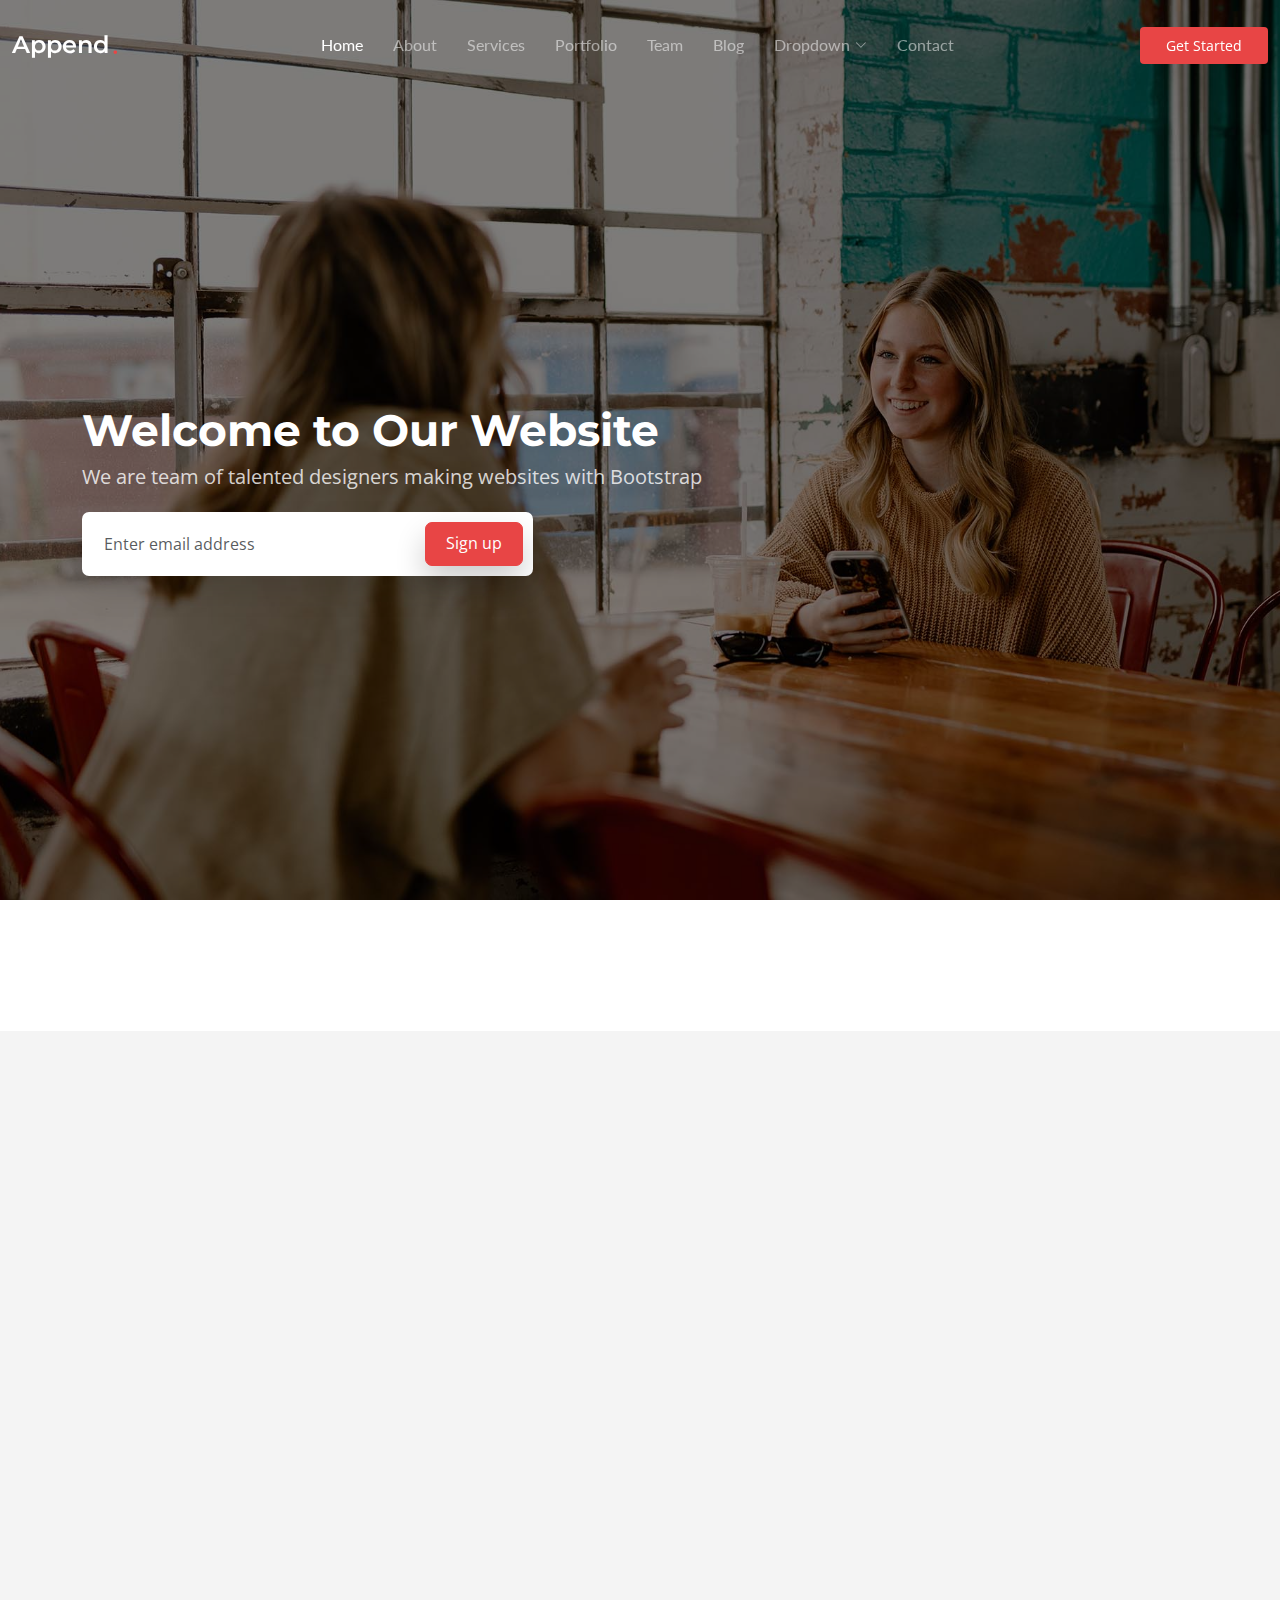
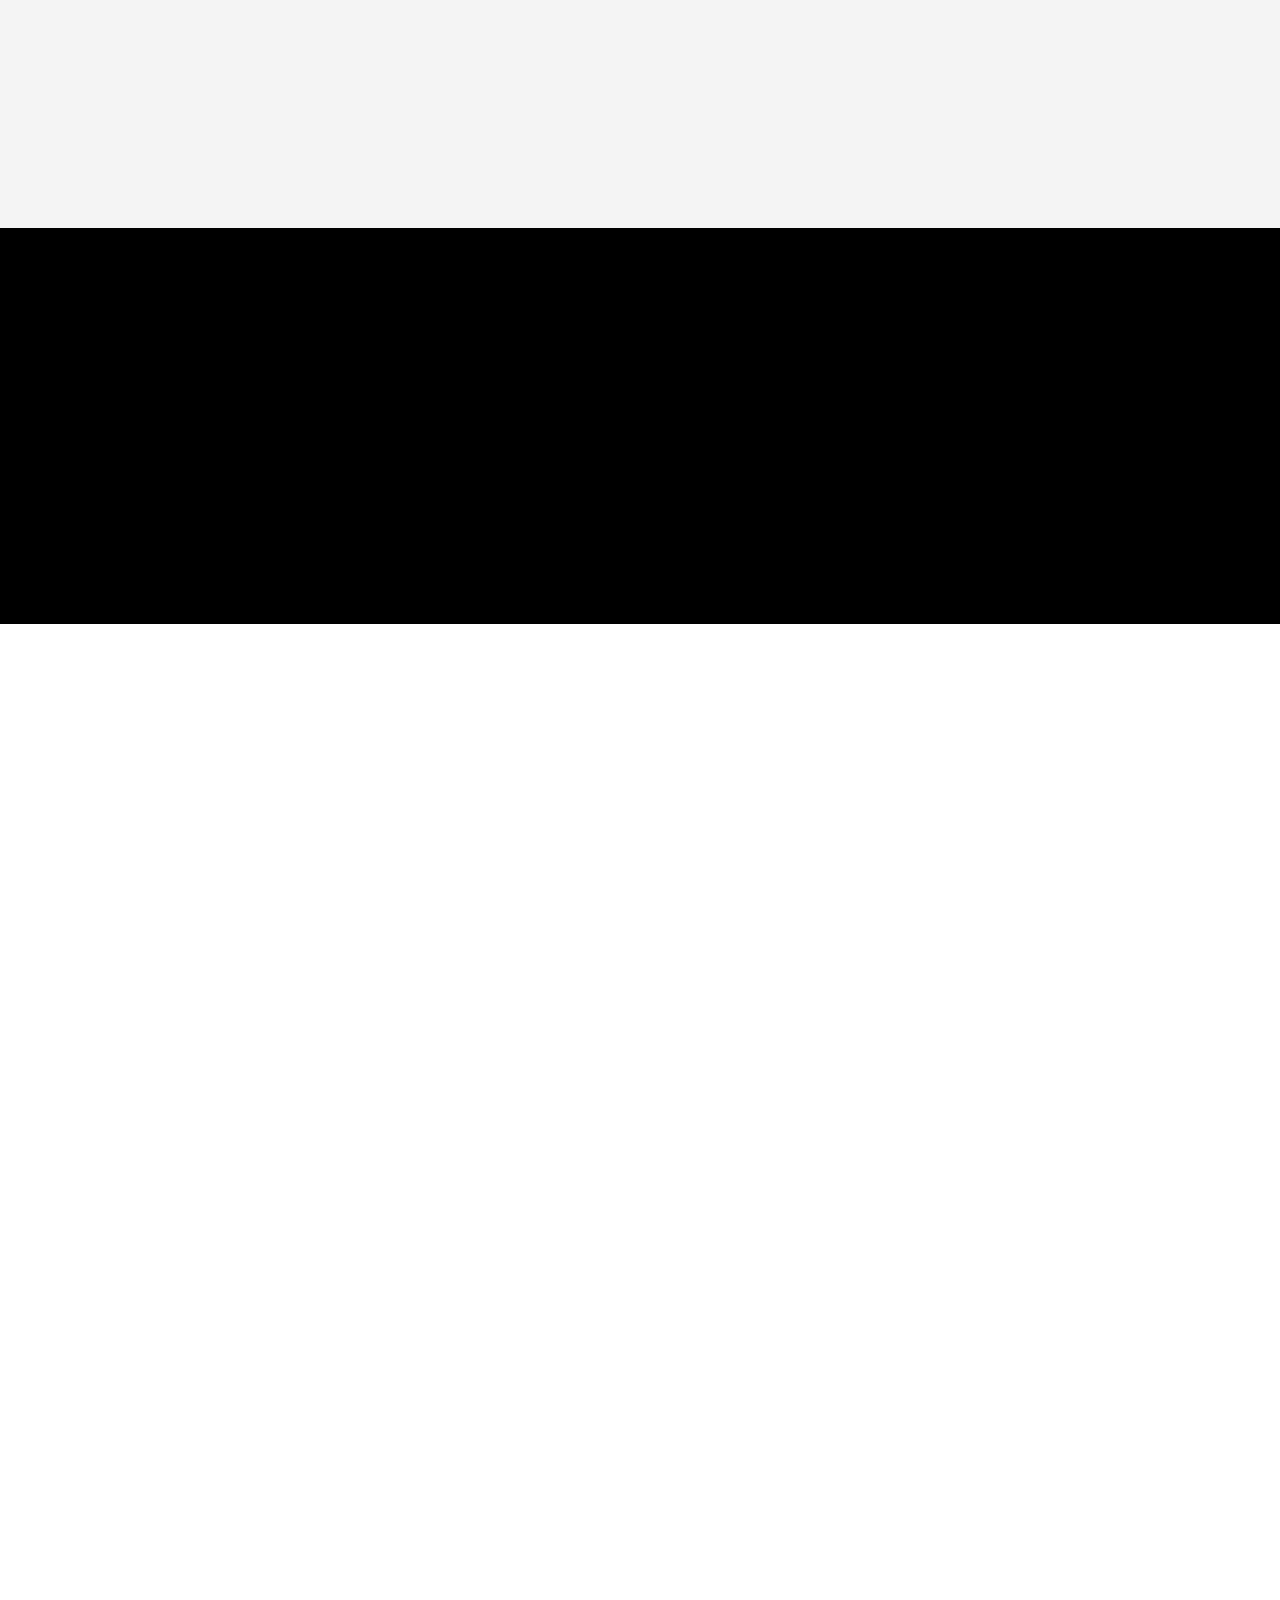
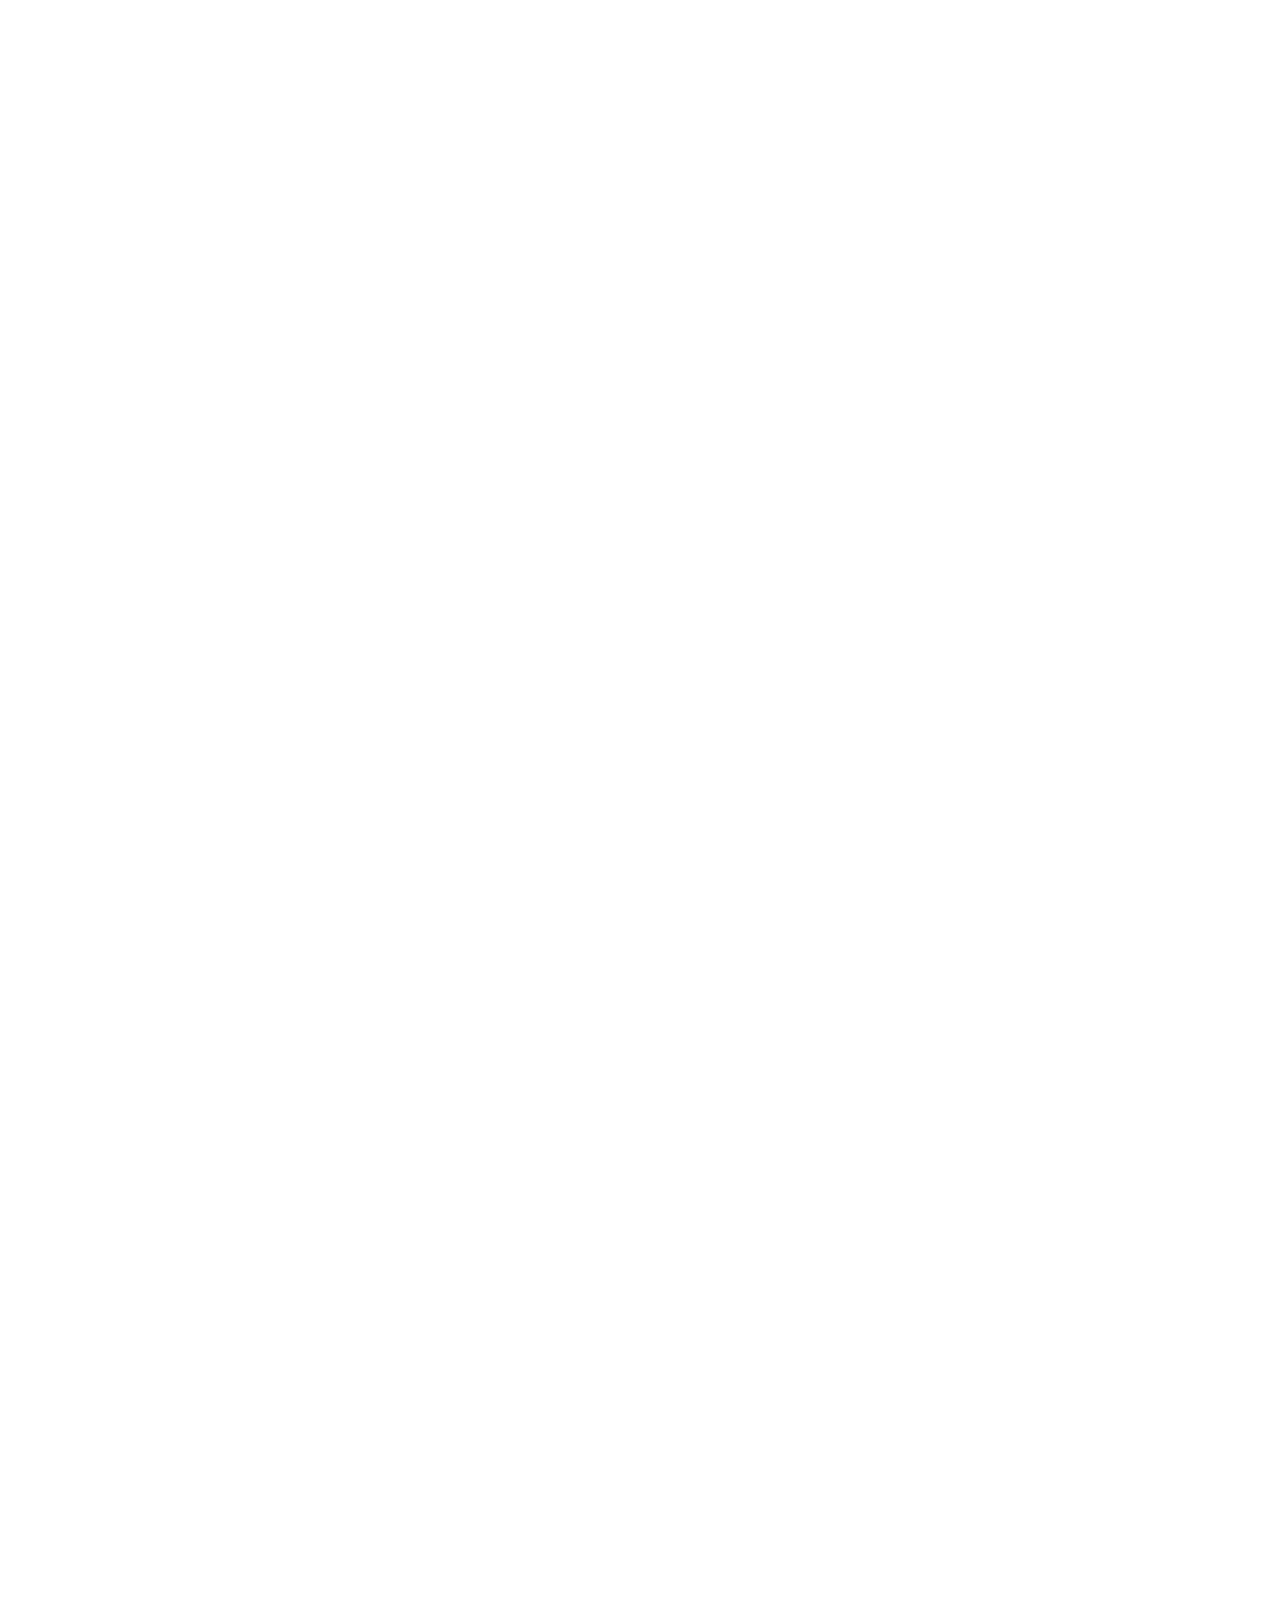
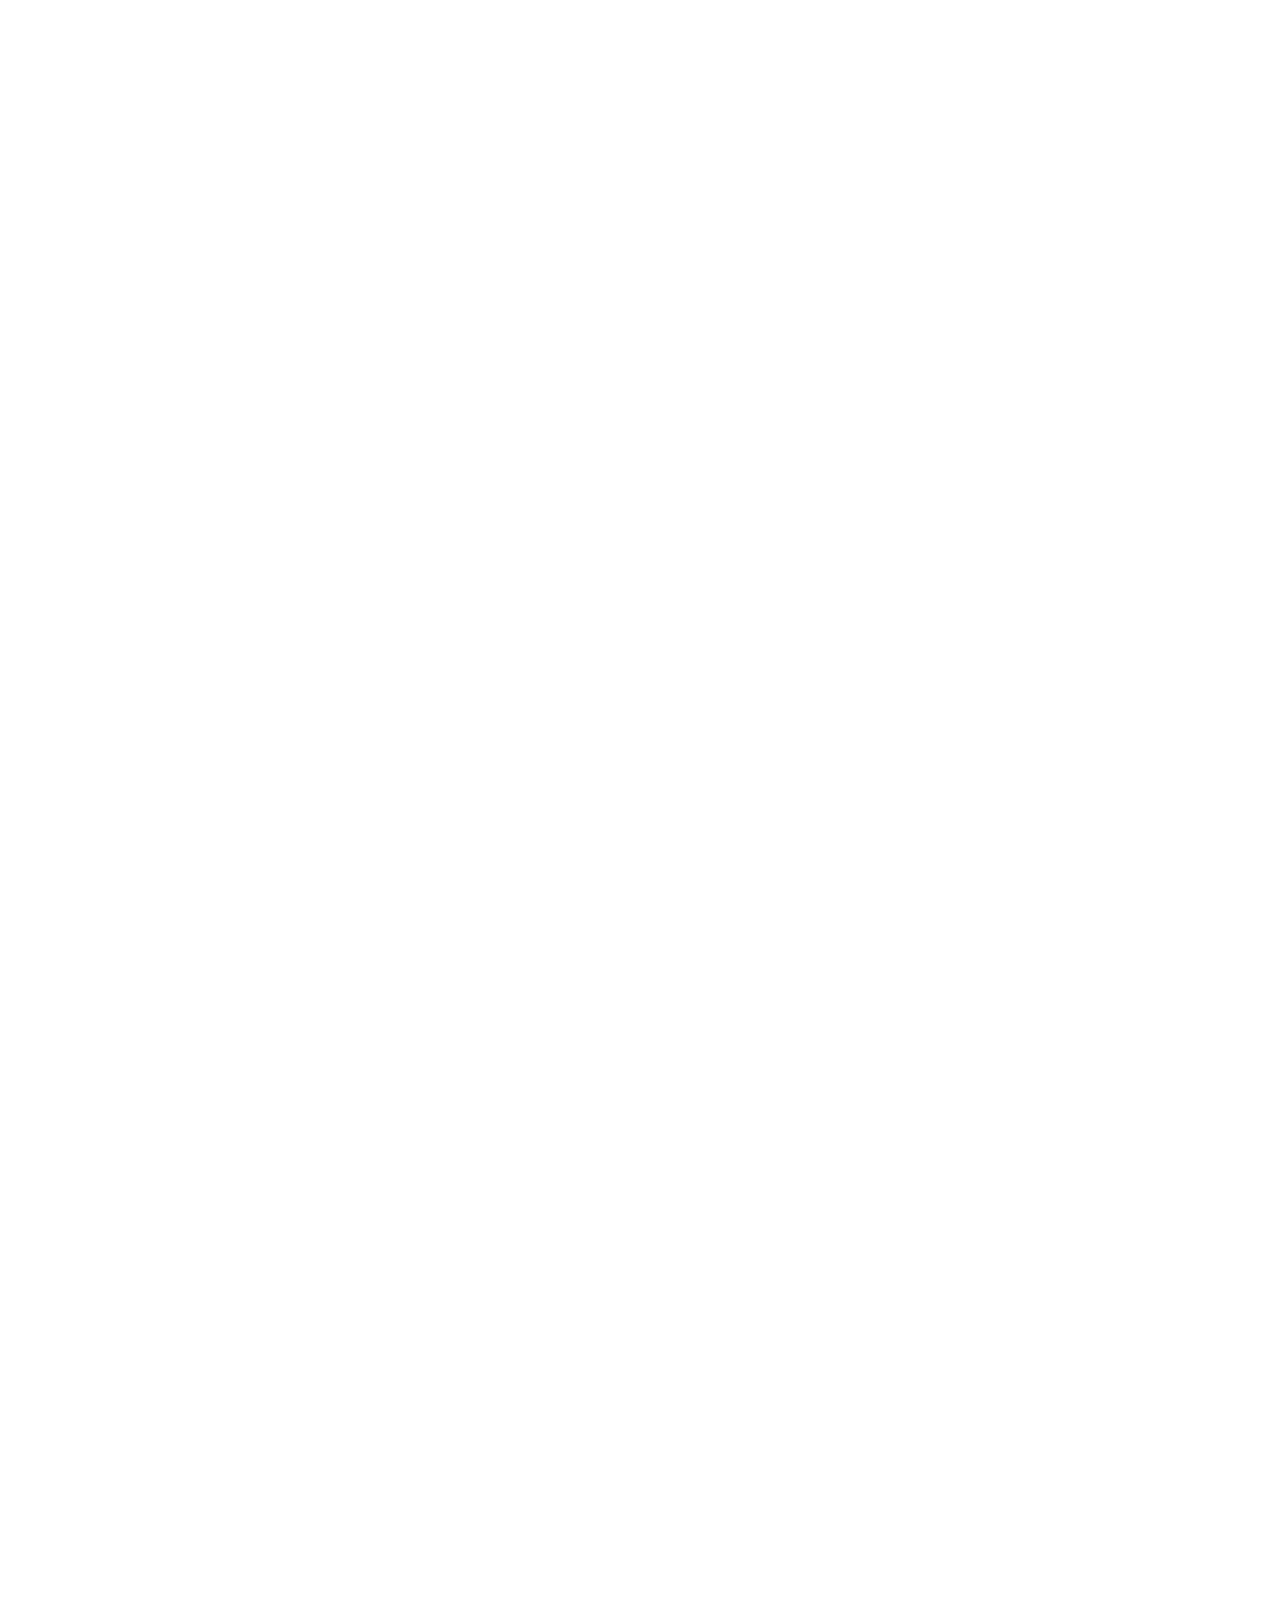
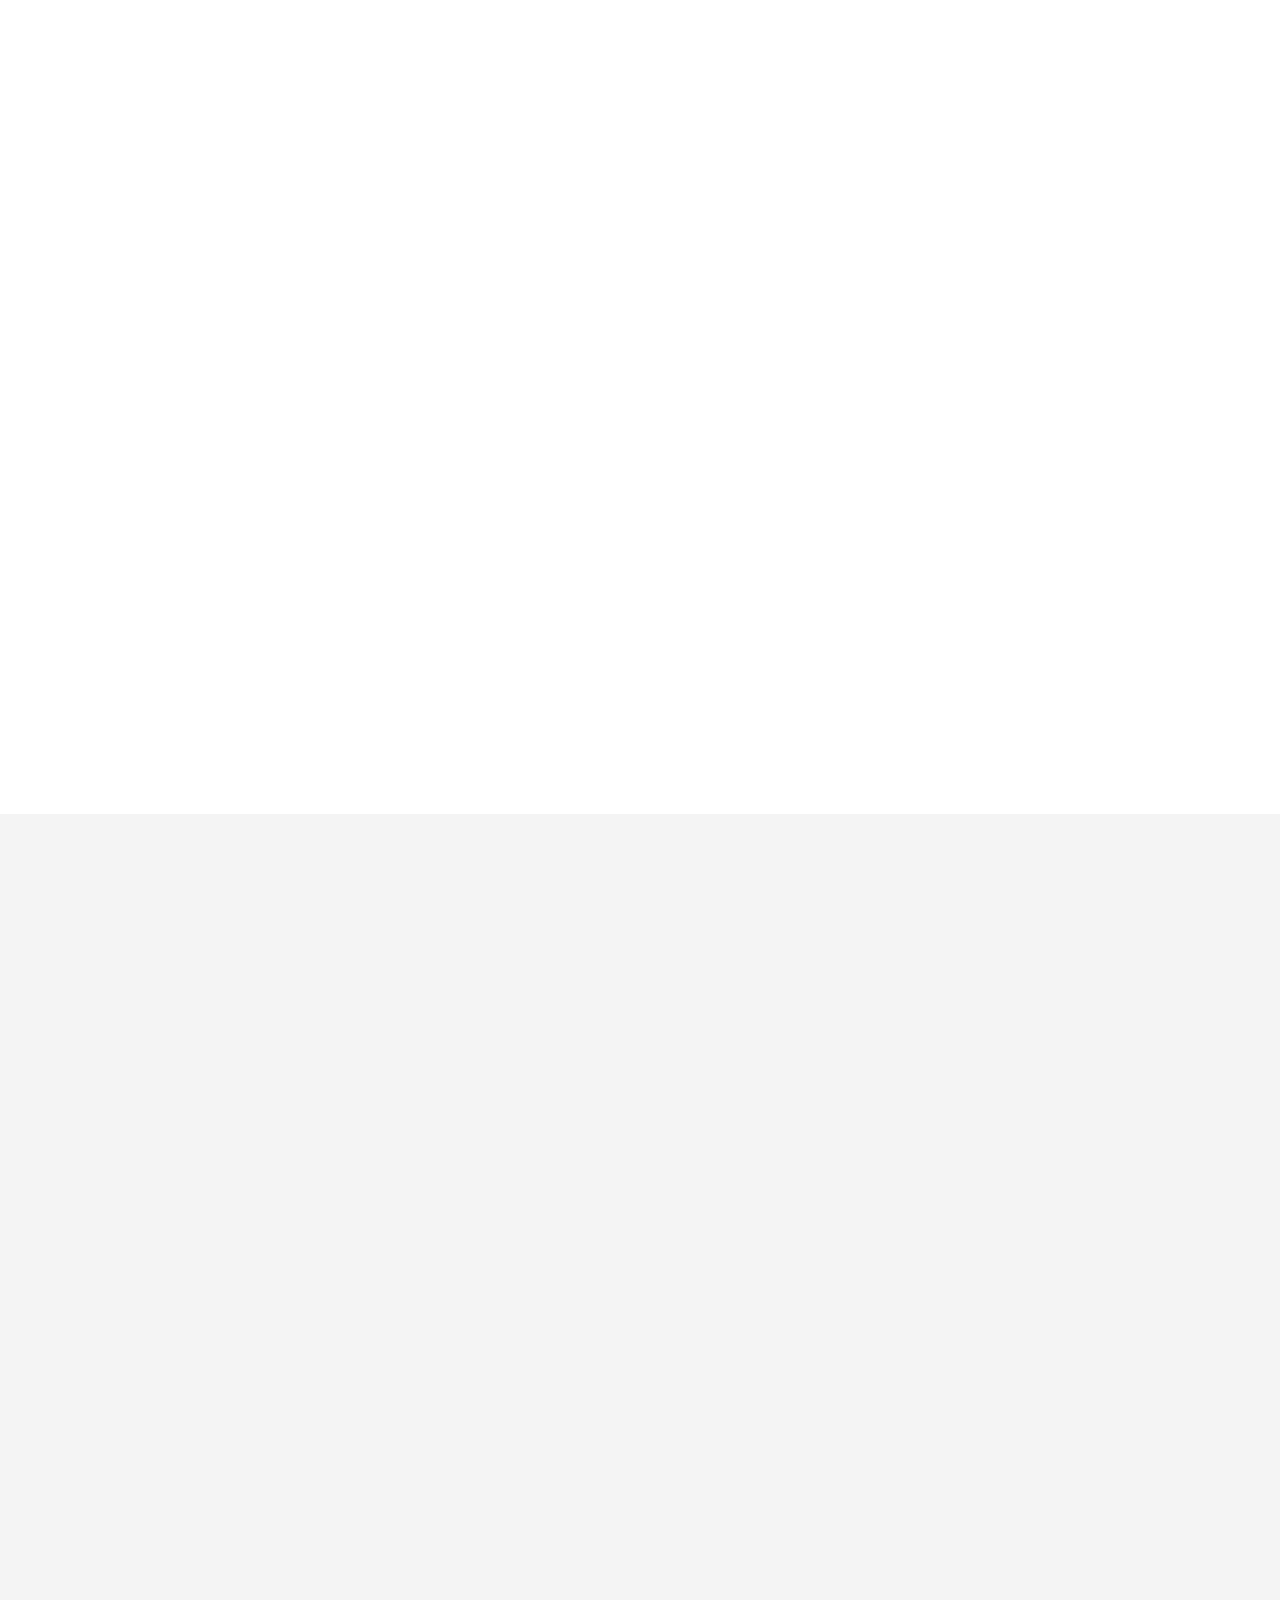
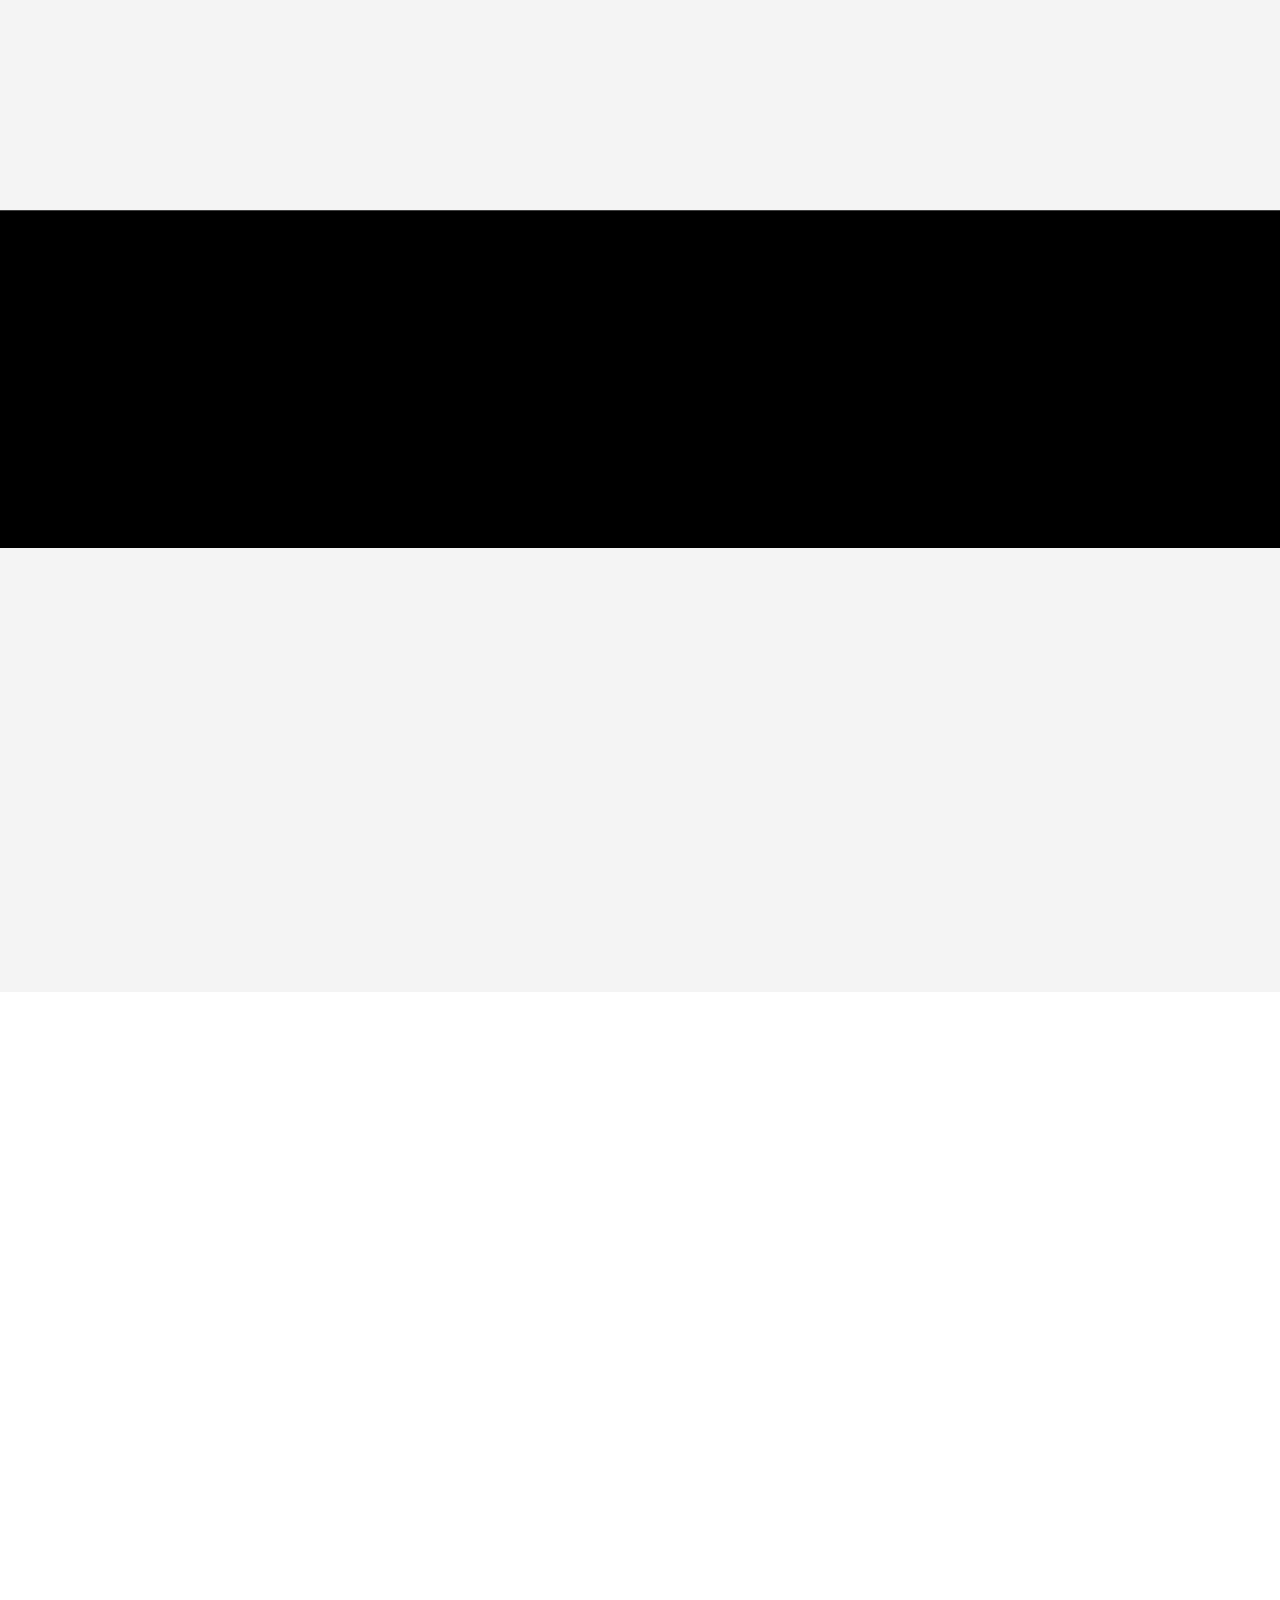
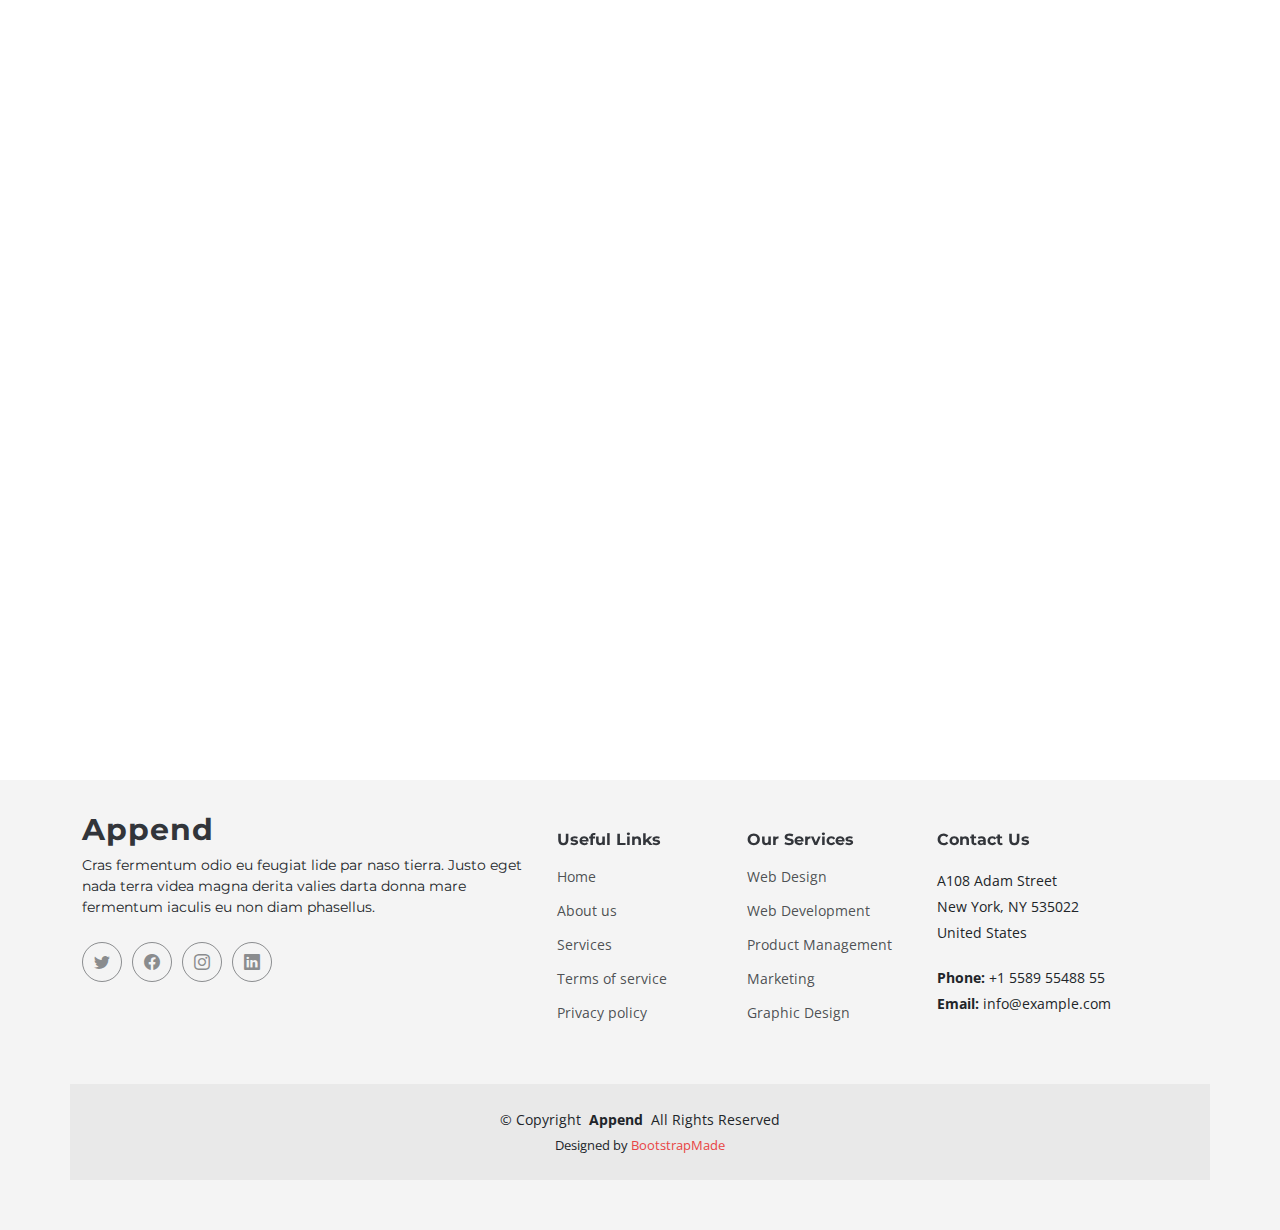
<file: Append/index.html>
<!DOCTYPE html>
<html lang="en">

<head>
  <meta charset="utf-8">
  <meta content="width=device-width, initial-scale=1.0" name="viewport">

  <title>Home - Append Bootstrap Temlate</title>
  <meta content="" name="description">
  <meta content="" name="keywords">

  <!-- Favicons -->
  <link href="assets/img/favicon.png" rel="icon">
  <link href="assets/img/apple-touch-icon.png" rel="apple-touch-icon">

  <!-- Fonts -->
  <link href="https://fonts.googleapis.com" rel="preconnect">
  <link href="https://fonts.gstatic.com" rel="preconnect" crossorigin>
  <link href="https://fonts.googleapis.com/css2?family=Open+Sans:ital,wght@0,300;0,400;0,500;0,600;0,700;0,800;1,300;1,400;1,500;1,600;1,700;1,800&family=Montserrat:ital,wght@0,100;0,200;0,300;0,400;0,500;0,600;0,700;0,800;0,900;1,100;1,200;1,300;1,400;1,500;1,600;1,700;1,800;1,900&family=Lato:ital,wght@0,100;0,300;0,400;0,700;0,900;1,100;1,300;1,400;1,700;1,900&display=swap" rel="stylesheet">

  <!-- Vendor CSS Files -->
  <link href="assets/vendor/bootstrap/css/bootstrap.min.css" rel="stylesheet">
  <link href="assets/vendor/bootstrap-icons/bootstrap-icons.css" rel="stylesheet">
  <link href="assets/vendor/glightbox/css/glightbox.min.css" rel="stylesheet">
  <link href="assets/vendor/swiper/swiper-bundle.min.css" rel="stylesheet">
  <link href="assets/vendor/aos/aos.css" rel="stylesheet">

  <!-- Template Main CSS File -->
  <link href="assets/css/main.css" rel="stylesheet">

  <!-- =======================================================
  * Template Name: Append
  * Updated: Aug 30 2023 with Bootstrap v5.3.1
  * Template URL: https://bootstrapmade.com/append-bootstrap-website-template/
  * Author: BootstrapMade.com
  * License: https://bootstrapmade.com/license/
  ======================================================== -->
</head>

<body class="index-page" data-bs-spy="scroll" data-bs-target="#navmenu">

  <!-- ======= Header ======= -->
  <header id="header" class="header fixed-top d-flex align-items-center">
    <div class="container-fluid d-flex align-items-center justify-content-between">

      <a href="index.html" class="logo d-flex align-items-center me-auto me-xl-0">
        <!-- Uncomment the line below if you also wish to use an image logo -->
        <!-- <img src="assets/img/logo.png" alt=""> -->
        <h1>Append</h1>
        <span>.</span>
      </a>

      <!-- Nav Menu -->
      <nav id="navmenu" class="navmenu">
        <ul>
          <li><a href="index.html#hero" class="active">Home</a></li>
          <li><a href="index.html#about">About</a></li>
          <li><a href="index.html#services">Services</a></li>
          <li><a href="index.html#portfolio">Portfolio</a></li>
          <li><a href="index.html#team">Team</a></li>
          <li><a href="blog.html">Blog</a></li>
          <li class="dropdown has-dropdown"><a href="#"><span>Dropdown</span> <i class="bi bi-chevron-down"></i></a>
            <ul class="dd-box-shadow">
              <li><a href="#">Dropdown 1</a></li>
              <li class="dropdown has-dropdown"><a href="#"><span>Deep Dropdown</span> <i class="bi bi-chevron-down"></i></a>
                <ul class="dd-box-shadow">
                  <li><a href="#">Deep Dropdown 1</a></li>
                  <li><a href="#">Deep Dropdown 2</a></li>
                  <li><a href="#">Deep Dropdown 3</a></li>
                  <li><a href="#">Deep Dropdown 4</a></li>
                  <li><a href="#">Deep Dropdown 5</a></li>
                </ul>
              </li>
              <li><a href="#">Dropdown 2</a></li>
              <li><a href="#">Dropdown 3</a></li>
              <li><a href="#">Dropdown 4</a></li>
            </ul>
          </li>
          <li><a href="index.html#contact">Contact</a></li>
        </ul>

        <i class="mobile-nav-toggle d-xl-none bi bi-list"></i>
      </nav><!-- End Nav Menu -->

      <a class="btn-getstarted" href="index.html#about">Get Started</a>

    </div>
  </header><!-- End Header -->

  <main id="main">

    <!-- Hero Section - Home Page -->
    <section id="hero" class="hero">

      <img src="assets/img/hero-bg.jpg" alt="" data-aos="fade-in">

      <div class="container">
        <div class="row">
          <div class="col-lg-10">
            <h2 data-aos="fade-up" data-aos-delay="100">Welcome to Our Website</h2>
            <p data-aos="fade-up" data-aos-delay="200">We are team of talented designers making websites with Bootstrap</p>
          </div>
          <div class="col-lg-5">
            <form action="#" class="sign-up-form d-flex" data-aos="fade-up" data-aos-delay="300">
              <input type="text" class="form-control" placeholder="Enter email address">
              <input type="submit" class="btn btn-primary" value="Sign up">
            </form>
          </div>
        </div>
      </div>

    </section><!-- End Hero Section -->

    <!-- Clients Section - Home Page -->
    <section id="clients" class="clients">

      <div class="container-fluid" data-aos="fade-up">

        <div class="row gy-4">

          <div class="col-xl-2 col-md-3 col-6 client-logo">
            <img src="assets/img/clients/client-1.png" class="img-fluid" alt="">
          </div><!-- End Client Item -->

          <div class="col-xl-2 col-md-3 col-6 client-logo">
            <img src="assets/img/clients/client-2.png" class="img-fluid" alt="">
          </div><!-- End Client Item -->

          <div class="col-xl-2 col-md-3 col-6 client-logo">
            <img src="assets/img/clients/client-3.png" class="img-fluid" alt="">
          </div><!-- End Client Item -->

          <div class="col-xl-2 col-md-3 col-6 client-logo">
            <img src="assets/img/clients/client-4.png" class="img-fluid" alt="">
          </div><!-- End Client Item -->

          <div class="col-xl-2 col-md-3 col-6 client-logo">
            <img src="assets/img/clients/client-5.png" class="img-fluid" alt="">
          </div><!-- End Client Item -->

          <div class="col-xl-2 col-md-3 col-6 client-logo">
            <img src="assets/img/clients/client-6.png" class="img-fluid" alt="">
          </div><!-- End Client Item -->

        </div>

      </div>

    </section><!-- End Clients Section -->

    <!-- About Section - Home Page -->
    <section id="about" class="about">

      <div class="container" data-aos="fade-up" data-aos-delay="100">
        <div class="row align-items-xl-center gy-5">

          <div class="col-xl-5 content">
            <h3>About Us</h3>
            <h2>Ducimus rerum libero reprehenderit cumque</h2>
            <p>Ipsa sint sit. Quis ducimus tempore dolores impedit et dolor cumque alias maxime. Enim reiciendis minus et rerum hic non. Dicta quas cum quia maiores iure. Quidem nulla qui assumenda incidunt voluptatem tempora deleniti soluta.</p>
            <a href="#" class="read-more"><span>Read More</span><i class="bi bi-arrow-right"></i></a>
          </div>

          <div class="col-xl-7">
            <div class="row gy-4 icon-boxes">

              <div class="col-md-6" data-aos="fade-up" data-aos-delay="200">
                <div class="icon-box">
                  <i class="bi bi-buildings"></i>
                  <h3>Eius provident</h3>
                  <p>Magni repellendus vel ullam hic officia accusantium ipsa dolor omnis dolor voluptatem</p>
                </div>
              </div> <!-- End Icon Box -->

              <div class="col-md-6" data-aos="fade-up" data-aos-delay="300">
                <div class="icon-box">
                  <i class="bi bi-clipboard-pulse"></i>
                  <h3>Rerum aperiam</h3>
                  <p>Autem saepe animi et aut aspernatur culpa facere. Rerum saepe rerum voluptates quia</p>
                </div>
              </div> <!-- End Icon Box -->

              <div class="col-md-6" data-aos="fade-up" data-aos-delay="400">
                <div class="icon-box">
                  <i class="bi bi-command"></i>
                  <h3>Veniam omnis</h3>
                  <p>Omnis perferendis molestias culpa sed. Recusandae quas possimus. Quod consequatur corrupti</p>
                </div>
              </div> <!-- End Icon Box -->

              <div class="col-md-6" data-aos="fade-up" data-aos-delay="500">
                <div class="icon-box">
                  <i class="bi bi-graph-up-arrow"></i>
                  <h3>Delares sapiente</h3>
                  <p>Sint et dolor voluptas minus possimus nostrum. Reiciendis commodi eligendi omnis quideme lorenda</p>
                </div>
              </div> <!-- End Icon Box -->

            </div>
          </div>

        </div>
      </div>

    </section><!-- End About Section -->

    <!-- Stats Section - Home Page -->
    <section id="stats" class="stats">

      <img src="assets/img/stats-bg.jpg" alt="" data-aos="fade-in">

      <div class="container position-relative" data-aos="fade-up" data-aos-delay="100">

        <div class="row gy-4">

          <div class="col-lg-3 col-md-6">
            <div class="stats-item text-center w-100 h-100">
              <span data-purecounter-start="0" data-purecounter-end="232" data-purecounter-duration="1" class="purecounter"></span>
              <p>Clients</p>
            </div>
          </div><!-- End Stats Item -->

          <div class="col-lg-3 col-md-6">
            <div class="stats-item text-center w-100 h-100">
              <span data-purecounter-start="0" data-purecounter-end="521" data-purecounter-duration="1" class="purecounter"></span>
              <p>Projects</p>
            </div>
          </div><!-- End Stats Item -->

          <div class="col-lg-3 col-md-6">
            <div class="stats-item text-center w-100 h-100">
              <span data-purecounter-start="0" data-purecounter-end="1453" data-purecounter-duration="1" class="purecounter"></span>
              <p>Hours Of Support</p>
            </div>
          </div><!-- End Stats Item -->

          <div class="col-lg-3 col-md-6">
            <div class="stats-item text-center w-100 h-100">
              <span data-purecounter-start="0" data-purecounter-end="32" data-purecounter-duration="1" class="purecounter"></span>
              <p>Workers</p>
            </div>
          </div><!-- End Stats Item -->

        </div>

      </div>

    </section><!-- End Stats Section -->

    <!-- Services Section - Home Page -->
    <section id="services" class="services">

      <!--  Section Title -->
      <div class="container section-title" data-aos="fade-up">
        <h2>Services</h2>
        <p>Necessitatibus eius consequatur ex aliquid fuga eum quidem sint consectetur velit</p>
      </div><!-- End Section Title -->

      <div class="container">

        <div class="row gy-4">

          <div class="col-lg-6 " data-aos="fade-up" data-aos-delay="100">
            <div class="service-item d-flex">
              <div class="icon flex-shrink-0"><i class="bi bi-briefcase"></i></div>
              <div>
                <h4 class="title"><a href="services-details.html" class="stretched-link">Lorem Ipsum</a></h4>
                <p class="description">Voluptatum deleniti atque corrupti quos dolores et quas molestias excepturi sint occaecati cupiditate non provident</p>
              </div>
            </div>
          </div>
          <!-- End Service Item -->

          <div class="col-lg-6 " data-aos="fade-up" data-aos-delay="200">
            <div class="service-item d-flex">
              <div class="icon flex-shrink-0"><i class="bi bi-card-checklist"></i></div>
              <div>
                <h4 class="title"><a href="services-details.html" class="stretched-link">Dolor Sitema</a></h4>
                <p class="description">Minim veniam, quis nostrud exercitation ullamco laboris nisi ut aliquip ex ea commodo consequat tarad limino ata</p>
              </div>
            </div>
          </div><!-- End Service Item -->

          <div class="col-lg-6 " data-aos="fade-up" data-aos-delay="300">
            <div class="service-item d-flex">
              <div class="icon flex-shrink-0"><i class="bi bi-bar-chart"></i></div>
              <div>
                <h4 class="title"><a href="services-details.html" class="stretched-link">Sed ut perspiciatis</a></h4>
                <p class="description">Duis aute irure dolor in reprehenderit in voluptate velit esse cillum dolore eu fugiat nulla pariatur</p>
              </div>
            </div>
          </div><!-- End Service Item -->

          <div class="col-lg-6 " data-aos="fade-up" data-aos-delay="400">
            <div class="service-item d-flex">
              <div class="icon flex-shrink-0"><i class="bi bi-binoculars"></i></div>
              <div>
                <h4 class="title"><a href="services-details.html" class="stretched-link">Magni Dolores</a></h4>
                <p class="description">Excepteur sint occaecat cupidatat non proident, sunt in culpa qui officia deserunt mollit anim id est laborum</p>
              </div>
            </div>
          </div><!-- End Service Item -->

          <div class="col-lg-6 " data-aos="fade-up" data-aos-delay="500">
            <div class="service-item d-flex">
              <div class="icon flex-shrink-0"><i class="bi bi-brightness-high"></i></div>
              <div>
                <h4 class="title"><a href="services-details.html" class="stretched-link">Nemo Enim</a></h4>
                <p class="description">At vero eos et accusamus et iusto odio dignissimos ducimus qui blanditiis praesentium voluptatum deleniti atque</p>
              </div>
            </div>
          </div><!-- End Service Item -->

          <div class="col-lg-6 " data-aos="fade-up" data-aos-delay="600">
            <div class="service-item d-flex">
              <div class="icon flex-shrink-0"><i class="bi bi-calendar4-week"></i></div>
              <div>
                <h4 class="title"><a href="services-details.html" class="stretched-link">Eiusmod Tempor</a></h4>
                <p class="description">Et harum quidem rerum facilis est et expedita distinctio. Nam libero tempore, cum soluta nobis est eligendi</p>
              </div>
            </div>
          </div><!-- End Service Item -->

        </div>

      </div>

    </section><!-- End Services Section -->

    <!-- Features Section - Home Page -->
    <section id="features" class="features">

      <!--  Section Title -->
      <div class="container section-title" data-aos="fade-up">
        <h2>Features</h2>
        <p>Necessitatibus eius consequatur ex aliquid fuga eum quidem sint consectetur velit</p>
      </div><!-- End Section Title -->

      <div class="container">

        <div class="row gy-4 align-items-center features-item">
          <div class="col-lg-5 order-2 order-lg-1" data-aos="fade-up" data-aos-delay="200">
            <h3>Corporis temporibus maiores provident</h3>
            <p>
              Ullamco laboris nisi ut aliquip ex ea commodo consequat. Duis aute irure dolor in reprehenderit in voluptate
              velit esse cillum dolore eu fugiat nulla pariatur. Excepteur sint occaecat cupidatat non proident.
            </p>
            <a href="#" class="btn btn-get-started">Get Started</a>
          </div>
          <div class="col-lg-7 order-1 order-lg-2 d-flex align-items-center" data-aos="zoom-out" data-aos-delay="100">
            <div class="image-stack">
              <img src="assets/img/features-light-1.jpg" alt="" class="stack-front">
              <img src="assets/img/features-light-2.jpg" alt="" class="stack-back">
            </div>
          </div>
        </div><!-- Features Item -->

        <div class="row gy-4 align-items-stretch justify-content-between features-item ">
          <div class="col-lg-6 d-flex align-items-center features-img-bg" data-aos="zoom-out">
            <img src="assets/img/features-light-3.jpg" class="img-fluid" alt="">
          </div>
          <div class="col-lg-5 d-flex justify-content-center flex-column" data-aos="fade-up">
            <h3>Sunt consequatur ad ut est nulla</h3>
            <p>Cupiditate placeat cupiditate placeat est ipsam culpa. Delectus quia minima quod. Sunt saepe odit aut quia voluptatem hic voluptas dolor doloremque.</p>
            <ul>
              <li><i class="bi bi-check"></i> <span>Ullamco laboris nisi ut aliquip ex ea commodo consequat.</span></li>
              <li><i class="bi bi-check"></i><span> Duis aute irure dolor in reprehenderit in voluptate velit.</span></li>
              <li><i class="bi bi-check"></i> <span>Facilis ut et voluptatem aperiam. Autem soluta ad fugiat</span>.</li>
            </ul>
            <a href="#" class="btn btn-get-started align-self-start">Get Started</a>
          </div>
        </div><!-- Features Item -->

      </div>

    </section><!-- End Features Section -->

    <!-- Portfolio Section - Home Page -->
    <section id="portfolio" class="portfolio">

      <!--  Section Title -->
      <div class="container section-title" data-aos="fade-up">
        <h2>Portfolio</h2>
        <p>Necessitatibus eius consequatur ex aliquid fuga eum quidem sint consectetur velit</p>
      </div><!-- End Section Title -->

      <div class="container">

        <div class="isotope-layout" data-default-filter="*" data-layout="masonry" data-sort="original-order">

          <ul class="portfolio-filters isotope-filters" data-aos="fade-up" data-aos-delay="100">
            <li data-filter="*" class="filter-active">All</li>
            <li data-filter=".filter-app">App</li>
            <li data-filter=".filter-product">Card</li>
            <li data-filter=".filter-branding">Web</li>
          </ul><!-- End Portfolio Filters -->

          <div class="row gy-4 isotope-container" data-aos="fade-up" data-aos-delay="200">

            <div class="col-lg-4 col-md-6 portfolio-item isotope-item filter-app">
              <img src="assets/img/masonry-portfolio/masonry-portfolio-1.jpg" class="img-fluid" alt="">
              <div class="portfolio-info">
                <h4>App 1</h4>
                <p>Lorem ipsum, dolor sit</p>
                <a href="assets/img/masonry-portfolio/masonry-portfolio-1.jpg" title="App 1" data-gallery="portfolio-gallery-app" class="glightbox preview-link"><i class="bi bi-zoom-in"></i></a>
                <a href="portfolio-details.html" title="More Details" class="details-link"><i class="bi bi-link-45deg"></i></a>
              </div>
            </div><!-- End Portfolio Item -->

            <div class="col-lg-4 col-md-6 portfolio-item isotope-item filter-product">
              <img src="assets/img/masonry-portfolio/masonry-portfolio-2.jpg" class="img-fluid" alt="">
              <div class="portfolio-info">
                <h4>Product 1</h4>
                <p>Lorem ipsum, dolor sit</p>
                <a href="assets/img/masonry-portfolio/masonry-portfolio-2.jpg" title="Product 1" data-gallery="portfolio-gallery-product" class="glightbox preview-link"><i class="bi bi-zoom-in"></i></a>
                <a href="portfolio-details.html" title="More Details" class="details-link"><i class="bi bi-link-45deg"></i></a>
              </div>
            </div><!-- End Portfolio Item -->

            <div class="col-lg-4 col-md-6 portfolio-item isotope-item filter-branding">
              <img src="assets/img/masonry-portfolio/masonry-portfolio-3.jpg" class="img-fluid" alt="">
              <div class="portfolio-info">
                <h4>Branding 1</h4>
                <p>Lorem ipsum, dolor sit</p>
                <a href="assets/img/masonry-portfolio/masonry-portfolio-3.jpg" title="Branding 1" data-gallery="portfolio-gallery-branding" class="glightbox preview-link"><i class="bi bi-zoom-in"></i></a>
                <a href="portfolio-details.html" title="More Details" class="details-link"><i class="bi bi-link-45deg"></i></a>
              </div>
            </div><!-- End Portfolio Item -->

            <div class="col-lg-4 col-md-6 portfolio-item isotope-item filter-app">
              <img src="assets/img/masonry-portfolio/masonry-portfolio-4.jpg" class="img-fluid" alt="">
              <div class="portfolio-info">
                <h4>App 2</h4>
                <p>Lorem ipsum, dolor sit</p>
                <a href="assets/img/masonry-portfolio/masonry-portfolio-4.jpg" title="App 2" data-gallery="portfolio-gallery-app" class="glightbox preview-link"><i class="bi bi-zoom-in"></i></a>
                <a href="portfolio-details.html" title="More Details" class="details-link"><i class="bi bi-link-45deg"></i></a>
              </div>
            </div><!-- End Portfolio Item -->

            <div class="col-lg-4 col-md-6 portfolio-item isotope-item filter-product">
              <img src="assets/img/masonry-portfolio/masonry-portfolio-5.jpg" class="img-fluid" alt="">
              <div class="portfolio-info">
                <h4>Product 2</h4>
                <p>Lorem ipsum, dolor sit</p>
                <a href="assets/img/masonry-portfolio/masonry-portfolio-5.jpg" title="Product 2" data-gallery="portfolio-gallery-product" class="glightbox preview-link"><i class="bi bi-zoom-in"></i></a>
                <a href="portfolio-details.html" title="More Details" class="details-link"><i class="bi bi-link-45deg"></i></a>
              </div>
            </div><!-- End Portfolio Item -->

            <div class="col-lg-4 col-md-6 portfolio-item isotope-item filter-branding">
              <img src="assets/img/masonry-portfolio/masonry-portfolio-6.jpg" class="img-fluid" alt="">
              <div class="portfolio-info">
                <h4>Branding 2</h4>
                <p>Lorem ipsum, dolor sit</p>
                <a href="assets/img/masonry-portfolio/masonry-portfolio-6.jpg" title="Branding 2" data-gallery="portfolio-gallery-branding" class="glightbox preview-link"><i class="bi bi-zoom-in"></i></a>
                <a href="portfolio-details.html" title="More Details" class="details-link"><i class="bi bi-link-45deg"></i></a>
              </div>
            </div><!-- End Portfolio Item -->

            <div class="col-lg-4 col-md-6 portfolio-item isotope-item filter-app">
              <img src="assets/img/masonry-portfolio/masonry-portfolio-7.jpg" class="img-fluid" alt="">
              <div class="portfolio-info">
                <h4>App 3</h4>
                <p>Lorem ipsum, dolor sit</p>
                <a href="assets/img/masonry-portfolio/masonry-portfolio-7.jpg" title="App 3" data-gallery="portfolio-gallery-app" class="glightbox preview-link"><i class="bi bi-zoom-in"></i></a>
                <a href="portfolio-details.html" title="More Details" class="details-link"><i class="bi bi-link-45deg"></i></a>
              </div>
            </div><!-- End Portfolio Item -->

            <div class="col-lg-4 col-md-6 portfolio-item isotope-item filter-product">
              <img src="assets/img/masonry-portfolio/masonry-portfolio-8.jpg" class="img-fluid" alt="">
              <div class="portfolio-info">
                <h4>Product 3</h4>
                <p>Lorem ipsum, dolor sit</p>
                <a href="assets/img/masonry-portfolio/masonry-portfolio-8.jpg" title="Product 3" data-gallery="portfolio-gallery-product" class="glightbox preview-link"><i class="bi bi-zoom-in"></i></a>
                <a href="portfolio-details.html" title="More Details" class="details-link"><i class="bi bi-link-45deg"></i></a>
              </div>
            </div><!-- End Portfolio Item -->

            <div class="col-lg-4 col-md-6 portfolio-item isotope-item filter-branding">
              <img src="assets/img/masonry-portfolio/masonry-portfolio-9.jpg" class="img-fluid" alt="">
              <div class="portfolio-info">
                <h4>Branding 3</h4>
                <p>Lorem ipsum, dolor sit</p>
                <a href="assets/img/masonry-portfolio/masonry-portfolio-9.jpg" title="Branding 2" data-gallery="portfolio-gallery-branding" class="glightbox preview-link"><i class="bi bi-zoom-in"></i></a>
                <a href="portfolio-details.html" title="More Details" class="details-link"><i class="bi bi-link-45deg"></i></a>
              </div>
            </div><!-- End Portfolio Item -->

          </div><!-- End Portfolio Container -->

        </div>

      </div>

    </section><!-- End Portfolio Section -->

    <!-- Pricing Section - Home Page -->
    <section id="pricing" class="pricing">

      <!--  Section Title -->
      <div class="container section-title" data-aos="fade-up">
        <h2>Pricing</h2>
        <p>Necessitatibus eius consequatur ex aliquid fuga eum quidem sint consectetur velit</p>
      </div><!-- End Section Title -->

      <div class="container" data-aos="zoom-in" data-aos-delay="100">

        <div class="row g-4">

          <div class="col-lg-4">
            <div class="pricing-item">
              <h3>Free Plan</h3>
              <div class="icon">
                <i class="bi bi-box"></i>
              </div>
              <h4><sup>$</sup>0<span> / month</span></h4>
              <ul>
                <li><i class="bi bi-check"></i> <span>Quam adipiscing vitae proin</span></li>
                <li><i class="bi bi-check"></i> <span>Nec feugiat nisl pretium</span></li>
                <li><i class="bi bi-check"></i> <span>Nulla at volutpat diam uteera</span></li>
                <li class="na"><i class="bi bi-x"></i> <span>Pharetra massa massa ultricies</span></li>
                <li class="na"><i class="bi bi-x"></i> <span>Massa ultricies mi quis hendrerit</span></li>
              </ul>
              <div class="text-center"><a href="#" class="buy-btn">Buy Now</a></div>
            </div>
          </div><!-- End Pricing Item -->

          <div class="col-lg-4">
            <div class="pricing-item featured">
              <h3>Business Plan</h3>
              <div class="icon">
                <i class="bi bi-rocket"></i>
              </div>

              <h4><sup>$</sup>29<span> / month</span></h4>
              <ul>
                <li><i class="bi bi-check"></i> <span>Quam adipiscing vitae proin</span></li>
                <li><i class="bi bi-check"></i> <span>Nec feugiat nisl pretium</span></li>
                <li><i class="bi bi-check"></i> <span>Nulla at volutpat diam uteera</span></li>
                <li><i class="bi bi-check"></i> <span>Pharetra massa massa ultricies</span></li>
                <li><i class="bi bi-check"></i> <span>Massa ultricies mi quis hendrerit</span></li>
              </ul>
              <div class="text-center"><a href="#" class="buy-btn">Buy Now</a></div>
            </div>
          </div><!-- End Pricing Item -->

          <div class="col-lg-4">
            <div class="pricing-item">
              <h3>Developer Plan</h3>
              <div class="icon">
                <i class="bi bi-send"></i>
              </div>
              <h4><sup>$</sup>49<span> / month</span></h4>
              <ul>
                <li><i class="bi bi-check"></i> <span>Quam adipiscing vitae proin</span></li>
                <li><i class="bi bi-check"></i> <span>Nec feugiat nisl pretium</span></li>
                <li><i class="bi bi-check"></i> <span>Nulla at volutpat diam uteera</span></li>
                <li><i class="bi bi-check"></i> <span>Pharetra massa massa ultricies</span></li>
                <li><i class="bi bi-check"></i> <span>Massa ultricies mi quis hendrerit</span></li>
              </ul>
              <div class="text-center"><a href="#" class="buy-btn">Buy Now</a></div>
            </div>
          </div><!-- End Pricing Item -->

        </div>

      </div>

    </section><!-- End Pricing Section -->

    <!-- Faq Section - Home Page -->
    <section id="faq" class="faq">

      <div class="container">

        <div class="row gy-4">

          <div class="col-lg-4" data-aos="fade-up" data-aos-delay="100">
            <div class="content px-xl-5">
              <h3><span>Frequently Asked </span><strong>Questions</strong></h3>
              <p>
                Lorem ipsum dolor sit amet, consectetur adipiscing elit, sed do eiusmod tempor incididunt ut labore et dolore magna aliqua. Duis aute irure dolor in reprehenderit
              </p>
            </div>
          </div>

          <div class="col-lg-8" data-aos="fade-up" data-aos-delay="200">

            <div class="faq-container">
              <div class="faq-item faq-active">
                <h3><span class="num">1.</span> <span>Non consectetur a erat nam at lectus urna duis?</span></h3>
                <div class="faq-content">
                  <p>Feugiat pretium nibh ipsum consequat. Tempus iaculis urna id volutpat lacus laoreet non curabitur gravida. Venenatis lectus magna fringilla urna porttitor rhoncus dolor purus non.</p>
                </div>
                <i class="faq-toggle bi bi-chevron-right"></i>
              </div><!-- End Faq item-->

              <div class="faq-item">
                <h3><span class="num">2.</span> <span>Feugiat scelerisque varius morbi enim nunc faucibus a pellentesque?</span></h3>
                <div class="faq-content">
                  <p>Dolor sit amet consectetur adipiscing elit pellentesque habitant morbi. Id interdum velit laoreet id donec ultrices. Fringilla phasellus faucibus scelerisque eleifend donec pretium. Est pellentesque elit ullamcorper dignissim. Mauris ultrices eros in cursus turpis massa tincidunt dui.</p>
                </div>
                <i class="faq-toggle bi bi-chevron-right"></i>
              </div><!-- End Faq item-->

              <div class="faq-item">
                <h3><span class="num">3.</span> <span>Dolor sit amet consectetur adipiscing elit pellentesque?</span></h3>
                <div class="faq-content">
                  <p>Eleifend mi in nulla posuere sollicitudin aliquam ultrices sagittis orci. Faucibus pulvinar elementum integer enim. Sem nulla pharetra diam sit amet nisl suscipit. Rutrum tellus pellentesque eu tincidunt. Lectus urna duis convallis convallis tellus. Urna molestie at elementum eu facilisis sed odio morbi quis</p>
                </div>
                <i class="faq-toggle bi bi-chevron-right"></i>
              </div><!-- End Faq item-->

              <div class="faq-item">
                <h3><span class="num">4.</span> <span>Ac odio tempor orci dapibus. Aliquam eleifend mi in nulla?</span></h3>
                <div class="faq-content">
                  <p>Dolor sit amet consectetur adipiscing elit pellentesque habitant morbi. Id interdum velit laoreet id donec ultrices. Fringilla phasellus faucibus scelerisque eleifend donec pretium. Est pellentesque elit ullamcorper dignissim. Mauris ultrices eros in cursus turpis massa tincidunt dui.</p>
                </div>
                <i class="faq-toggle bi bi-chevron-right"></i>
              </div><!-- End Faq item-->

              <div class="faq-item">
                <h3><span class="num">5.</span> <span>Tempus quam pellentesque nec nam aliquam sem et tortor consequat?</span></h3>
                <div class="faq-content">
                  <p>Molestie a iaculis at erat pellentesque adipiscing commodo. Dignissim suspendisse in est ante in. Nunc vel risus commodo viverra maecenas accumsan. Sit amet nisl suscipit adipiscing bibendum est. Purus gravida quis blandit turpis cursus in</p>
                </div>
                <i class="faq-toggle bi bi-chevron-right"></i>
              </div><!-- End Faq item-->

            </div>

          </div>
        </div>

      </div>

    </section><!-- End Faq Section -->

    <!-- Team Section - Home Page -->
    <section id="team" class="team">

      <!--  Section Title -->
      <div class="container section-title" data-aos="fade-up">
        <h2>Team</h2>
        <p>Necessitatibus eius consequatur ex aliquid fuga eum quidem sint consectetur velit</p>
      </div><!-- End Section Title -->

      <div class="container">

        <div class="row gy-5">

          <div class="col-lg-4 col-md-6 member" data-aos="fade-up" data-aos-delay="100">
            <div class="member-img">
              <img src="assets/img/team/team-1.jpg" class="img-fluid" alt="">
              <div class="social">
                <a href="#"><i class="bi bi-twitter"></i></a>
                <a href="#"><i class="bi bi-facebook"></i></a>
                <a href="#"><i class="bi bi-instagram"></i></a>
                <a href="#"><i class="bi bi-linkedin"></i></a>
              </div>
            </div>
            <div class="member-info text-center">
              <h4>Walter White</h4>
              <span>Chief Executive Officer</span>
              <p>Aliquam iure quaerat voluptatem praesentium possimus unde laudantium vel dolorum distinctio dire flow</p>
            </div>
          </div><!-- End Team Member -->

          <div class="col-lg-4 col-md-6 member" data-aos="fade-up" data-aos-delay="200">
            <div class="member-img">
              <img src="assets/img/team/team-2.jpg" class="img-fluid" alt="">
              <div class="social">
                <a href="#"><i class="bi bi-twitter"></i></a>
                <a href="#"><i class="bi bi-facebook"></i></a>
                <a href="#"><i class="bi bi-instagram"></i></a>
                <a href="#"><i class="bi bi-linkedin"></i></a>
              </div>
            </div>
            <div class="member-info text-center">
              <h4>Sarah Jhonson</h4>
              <span>Product Manager</span>
              <p>Labore ipsam sit consequatur exercitationem rerum laboriosam laudantium aut quod dolores exercitationem ut</p>
            </div>
          </div><!-- End Team Member -->

          <div class="col-lg-4 col-md-6 member" data-aos="fade-up" data-aos-delay="300">
            <div class="member-img">
              <img src="assets/img/team/team-3.jpg" class="img-fluid" alt="">
              <div class="social">
                <a href="#"><i class="bi bi-twitter"></i></a>
                <a href="#"><i class="bi bi-facebook"></i></a>
                <a href="#"><i class="bi bi-instagram"></i></a>
                <a href="#"><i class="bi bi-linkedin"></i></a>
              </div>
            </div>
            <div class="member-info text-center">
              <h4>William Anderson</h4>
              <span>CTO</span>
              <p>Illum minima ea autem doloremque ipsum quidem quas aspernatur modi ut praesentium vel tque sed facilis at qui</p>
            </div>
          </div><!-- End Team Member -->

          <div class="col-lg-4 col-md-6 member" data-aos="fade-up" data-aos-delay="400">
            <div class="member-img">
              <img src="assets/img/team/team-4.jpg" class="img-fluid" alt="">
              <div class="social">
                <a href="#"><i class="bi bi-twitter"></i></a>
                <a href="#"><i class="bi bi-facebook"></i></a>
                <a href="#"><i class="bi bi-instagram"></i></a>
                <a href="#"><i class="bi bi-linkedin"></i></a>
              </div>
            </div>
            <div class="member-info text-center">
              <h4>Amanda Jepson</h4>
              <span>Accountant</span>
              <p>Magni voluptatem accusamus assumenda cum nisi aut qui dolorem voluptate sed et veniam quasi quam consectetur</p>
            </div>
          </div><!-- End Team Member -->

          <div class="col-lg-4 col-md-6 member" data-aos="fade-up" data-aos-delay="500">
            <div class="member-img">
              <img src="assets/img/team/team-5.jpg" class="img-fluid" alt="">
              <div class="social">
                <a href="#"><i class="bi bi-twitter"></i></a>
                <a href="#"><i class="bi bi-facebook"></i></a>
                <a href="#"><i class="bi bi-instagram"></i></a>
                <a href="#"><i class="bi bi-linkedin"></i></a>
              </div>
            </div>
            <div class="member-info text-center">
              <h4>Brian Doe</h4>
              <span>Marketing</span>
              <p>Qui consequuntur quos accusamus magnam quo est molestiae eius laboriosam sunt doloribus quia impedit laborum velit</p>
            </div>
          </div><!-- End Team Member -->

          <div class="col-lg-4 col-md-6 member" data-aos="fade-up" data-aos-delay="600">
            <div class="member-img">
              <img src="assets/img/team/team-6.jpg" class="img-fluid" alt="">
              <div class="social">
                <a href="#"><i class="bi bi-twitter"></i></a>
                <a href="#"><i class="bi bi-facebook"></i></a>
                <a href="#"><i class="bi bi-instagram"></i></a>
                <a href="#"><i class="bi bi-linkedin"></i></a>
              </div>
            </div>
            <div class="member-info text-center">
              <h4>Josepha Palas</h4>
              <span>Operation</span>
              <p>Sint sint eveniet explicabo amet consequatur nesciunt error enim rerum earum et omnis fugit eligendi cupiditate vel</p>
            </div>
          </div><!-- End Team Member -->

        </div>

      </div>

    </section><!-- End Team Section -->

    <!-- Call-to-action Section - Home Page -->
    <section id="call-to-action" class="call-to-action">

      <img src="assets/img/cta-bg.jpg" alt="">

      <div class="container">
        <div class="row justify-content-center" data-aos="zoom-in" data-aos-delay="100">
          <div class="col-xl-10">
            <div class="text-center">
              <h3>Call To Action</h3>
              <p>Duis aute irure dolor in reprehenderit in voluptate velit esse cillum dolore eu fugiat nulla pariatur. Excepteur sint occaecat cupidatat non proident, sunt in culpa qui officia deserunt mollit anim id est laborum.</p>
              <a class="cta-btn" href="#">Call To Action</a>
            </div>
          </div>
        </div>
      </div>

    </section><!-- End Call-to-action Section -->

    <!-- Testimonials Section - Home Page -->
    <section id="testimonials" class="testimonials">

      <div class="container">

        <div class="row align-items-center">

          <div class="col-lg-5 info" data-aos="fade-up" data-aos-delay="100">
            <h3>Testimonials</h3>
            <p>
              Ullamco laboris nisi ut aliquip ex ea commodo consequat. Duis aute irure dolor in reprehenderit in voluptate
              velit esse cillum dolore eu fugiat nulla pariatur. Excepteur sint occaecat cupidatat non proident.
            </p>
          </div>

          <div class="col-lg-7" data-aos="fade-up" data-aos-delay="200">

            <div class="swiper">
              <template class="swiper-config">
                {
                "loop": true,
                "speed" : 600,
                "autoplay": {
                "delay": 5000
                },
                "slidesPerView": "auto",
                "pagination": {
                "el": ".swiper-pagination",
                "type": "bullets",
                "clickable": true
                }
                }
              </template>
              <div class="swiper-wrapper">

                <div class="swiper-slide">
                  <div class="testimonial-item">
                    <div class="d-flex">
                      <img src="assets/img/testimonials/testimonials-1.jpg" class="testimonial-img flex-shrink-0" alt="">
                      <div>
                        <h3>Saul Goodman</h3>
                        <h4>Ceo & Founder</h4>
                        <div class="stars">
                          <i class="bi bi-star-fill"></i><i class="bi bi-star-fill"></i><i class="bi bi-star-fill"></i><i class="bi bi-star-fill"></i><i class="bi bi-star-fill"></i>
                        </div>
                      </div>
                    </div>
                    <p>
                      <i class="bi bi-quote quote-icon-left"></i>
                      <span>Proin iaculis purus consequat sem cure digni ssim donec porttitora entum suscipit rhoncus. Accusantium quam, ultricies eget id, aliquam eget nibh et. Maecen aliquam, risus at semper.</span>
                      <i class="bi bi-quote quote-icon-right"></i>
                    </p>
                  </div>
                </div><!-- End testimonial item -->

                <div class="swiper-slide">
                  <div class="testimonial-item">
                    <div class="d-flex">
                      <img src="assets/img/testimonials/testimonials-2.jpg" class="testimonial-img flex-shrink-0" alt="">
                      <div>
                        <h3>Sara Wilsson</h3>
                        <h4>Designer</h4>
                        <div class="stars">
                          <i class="bi bi-star-fill"></i><i class="bi bi-star-fill"></i><i class="bi bi-star-fill"></i><i class="bi bi-star-fill"></i><i class="bi bi-star-fill"></i>
                        </div>
                      </div>
                    </div>
                    <p>
                      <i class="bi bi-quote quote-icon-left"></i>
                      <span>Export tempor illum tamen malis malis eram quae irure esse labore quem cillum quid cillum eram malis quorum velit fore eram velit sunt aliqua noster fugiat irure amet legam anim culpa.</span>
                      <i class="bi bi-quote quote-icon-right"></i>
                    </p>
                  </div>
                </div><!-- End testimonial item -->

                <div class="swiper-slide">
                  <div class="testimonial-item">
                    <div class="d-flex">
                      <img src="assets/img/testimonials/testimonials-3.jpg" class="testimonial-img flex-shrink-0" alt="">
                      <div>
                        <h3>Jena Karlis</h3>
                        <h4>Store Owner</h4>
                        <div class="stars">
                          <i class="bi bi-star-fill"></i><i class="bi bi-star-fill"></i><i class="bi bi-star-fill"></i><i class="bi bi-star-fill"></i><i class="bi bi-star-fill"></i>
                        </div>
                      </div>
                    </div>
                    <p>
                      <i class="bi bi-quote quote-icon-left"></i>
                      <span>Enim nisi quem export duis labore cillum quae magna enim sint quorum nulla quem veniam duis minim tempor labore quem eram duis noster aute amet eram fore quis sint minim.</span>
                      <i class="bi bi-quote quote-icon-right"></i>
                    </p>
                  </div>
                </div><!-- End testimonial item -->

                <div class="swiper-slide">
                  <div class="testimonial-item">
                    <div class="d-flex">
                      <img src="assets/img/testimonials/testimonials-4.jpg" class="testimonial-img flex-shrink-0" alt="">
                      <div>
                        <h3>Matt Brandon</h3>
                        <h4>Freelancer</h4>
                        <div class="stars">
                          <i class="bi bi-star-fill"></i><i class="bi bi-star-fill"></i><i class="bi bi-star-fill"></i><i class="bi bi-star-fill"></i><i class="bi bi-star-fill"></i>
                        </div>
                      </div>
                    </div>
                    <p>
                      <i class="bi bi-quote quote-icon-left"></i>
                      <span>Fugiat enim eram quae cillum dolore dolor amet nulla culpa multos export minim fugiat minim velit minim dolor enim duis veniam ipsum anim magna sunt elit fore quem dolore labore illum veniam.</span>
                      <i class="bi bi-quote quote-icon-right"></i>
                    </p>
                  </div>
                </div><!-- End testimonial item -->

                <div class="swiper-slide">
                  <div class="testimonial-item">
                    <div class="d-flex">
                      <img src="assets/img/testimonials/testimonials-5.jpg" class="testimonial-img flex-shrink-0" alt="">
                      <div>
                        <h3>John Larson</h3>
                        <h4>Entrepreneur</h4>
                        <div class="stars">
                          <i class="bi bi-star-fill"></i><i class="bi bi-star-fill"></i><i class="bi bi-star-fill"></i><i class="bi bi-star-fill"></i><i class="bi bi-star-fill"></i>
                        </div>
                      </div>
                    </div>
                    <p>
                      <i class="bi bi-quote quote-icon-left"></i>
                      <span>Quis quorum aliqua sint quem legam fore sunt eram irure aliqua veniam tempor noster veniam enim culpa labore duis sunt culpa nulla illum cillum fugiat legam esse veniam culpa fore nisi cillum quid.</span>
                      <i class="bi bi-quote quote-icon-right"></i>
                    </p>
                  </div>
                </div><!-- End testimonial item -->

              </div>
              <div class="swiper-pagination"></div>
            </div>

          </div>

        </div>

      </div>

    </section><!-- End Testimonials Section -->

    <!-- Recent-posts Section - Home Page -->
    <section id="recent-posts" class="recent-posts">

      <!--  Section Title -->
      <div class="container section-title" data-aos="fade-up">
        <h2>Recent Posts</h2>
        <p>Necessitatibus eius consequatur ex aliquid fuga eum quidem sint consectetur velit</p>
      </div><!-- End Section Title -->

      <div class="container">

        <div class="row gy-4">

          <div class="col-xl-4 col-md-6" data-aos="fade-up" data-aos-delay="100">
            <article>

              <div class="post-img">
                <img src="assets/img/blog/blog-1.jpg" alt="" class="img-fluid">
              </div>

              <p class="post-category">Politics</p>

              <h2 class="title">
                <a href="blog-details.html">Dolorum optio tempore voluptas dignissimos</a>
              </h2>

              <div class="d-flex align-items-center">
                <img src="assets/img/blog/blog-author.jpg" alt="" class="img-fluid post-author-img flex-shrink-0">
                <div class="post-meta">
                  <p class="post-author">Maria Doe</p>
                  <p class="post-date">
                    <time datetime="2022-01-01">Jan 1, 2022</time>
                  </p>
                </div>
              </div>

            </article>
          </div><!-- End post list item -->

          <div class="col-xl-4 col-md-6" data-aos="fade-up" data-aos-delay="200">
            <article>

              <div class="post-img">
                <img src="assets/img/blog/blog-2.jpg" alt="" class="img-fluid">
              </div>

              <p class="post-category">Sports</p>

              <h2 class="title">
                <a href="blog-details.html">Nisi magni odit consequatur autem nulla dolorem</a>
              </h2>

              <div class="d-flex align-items-center">
                <img src="assets/img/blog/blog-author-2.jpg" alt="" class="img-fluid post-author-img flex-shrink-0">
                <div class="post-meta">
                  <p class="post-author">Allisa Mayer</p>
                  <p class="post-date">
                    <time datetime="2022-01-01">Jun 5, 2022</time>
                  </p>
                </div>
              </div>

            </article>
          </div><!-- End post list item -->

          <div class="col-xl-4 col-md-6" data-aos="fade-up" data-aos-delay="300">
            <article>

              <div class="post-img">
                <img src="assets/img/blog/blog-3.jpg" alt="" class="img-fluid">
              </div>

              <p class="post-category">Entertainment</p>

              <h2 class="title">
                <a href="blog-details.html">Possimus soluta ut id suscipit ea ut in quo quia et soluta</a>
              </h2>

              <div class="d-flex align-items-center">
                <img src="assets/img/blog/blog-author-3.jpg" alt="" class="img-fluid post-author-img flex-shrink-0">
                <div class="post-meta">
                  <p class="post-author">Mark Dower</p>
                  <p class="post-date">
                    <time datetime="2022-01-01">Jun 22, 2022</time>
                  </p>
                </div>
              </div>

            </article>
          </div><!-- End post list item -->

        </div><!-- End recent posts list -->

      </div>

    </section><!-- End Recent-posts Section -->

    <!-- Contact Section - Home Page -->
    <section id="contact" class="contact">

      <!--  Section Title -->
      <div class="container section-title" data-aos="fade-up">
        <h2>Contact</h2>
        <p>Necessitatibus eius consequatur ex aliquid fuga eum quidem sint consectetur velit</p>
      </div><!-- End Section Title -->

      <div class="container" data-aos="fade-up" data-aos-delay="100">

        <div class="row gy-4">

          <div class="col-lg-6">

            <div class="row gy-4">
              <div class="col-md-6">
                <div class="info-item" data-aos="fade" data-aos-delay="200">
                  <i class="bi bi-geo-alt"></i>
                  <h3>Address</h3>
                  <p>A108 Adam Street</p>
                  <p>New York, NY 535022</p>
                </div>
              </div><!-- End Info Item -->

              <div class="col-md-6">
                <div class="info-item" data-aos="fade" data-aos-delay="300">
                  <i class="bi bi-telephone"></i>
                  <h3>Call Us</h3>
                  <p>+1 5589 55488 55</p>
                  <p>+1 6678 254445 41</p>
                </div>
              </div><!-- End Info Item -->

              <div class="col-md-6">
                <div class="info-item" data-aos="fade" data-aos-delay="400">
                  <i class="bi bi-envelope"></i>
                  <h3>Email Us</h3>
                  <p>info@example.com</p>
                  <p>contact@example.com</p>
                </div>
              </div><!-- End Info Item -->

              <div class="col-md-6">
                <div class="info-item" data-aos="fade" data-aos-delay="500">
                  <i class="bi bi-clock"></i>
                  <h3>Open Hours</h3>
                  <p>Monday - Friday</p>
                  <p>9:00AM - 05:00PM</p>
                </div>
              </div><!-- End Info Item -->

            </div>

          </div>

          <div class="col-lg-6">
            <form action="forms/contact.php" method="post" class="php-email-form" data-aos="fade-up" data-aos-delay="200">
              <div class="row gy-4">

                <div class="col-md-6">
                  <input type="text" name="name" class="form-control" placeholder="Your Name" required>
                </div>

                <div class="col-md-6 ">
                  <input type="email" class="form-control" name="email" placeholder="Your Email" required>
                </div>

                <div class="col-md-12">
                  <input type="text" class="form-control" name="subject" placeholder="Subject" required>
                </div>

                <div class="col-md-12">
                  <textarea class="form-control" name="message" rows="6" placeholder="Message" required></textarea>
                </div>

                <div class="col-md-12 text-center">
                  <div class="loading">Loading</div>
                  <div class="error-message"></div>
                  <div class="sent-message">Your message has been sent. Thank you!</div>

                  <button type="submit">Send Message</button>
                </div>

              </div>
            </form>
          </div><!-- End Contact Form -->

        </div>

      </div>

    </section><!-- End Contact Section -->

  </main>

  <!-- ======= Footer ======= -->
  <footer id="footer" class="footer">

    <div class="container footer-top">
      <div class="row gy-4">
        <div class="col-lg-5 col-md-12 footer-about">
          <a href="index.html" class="logo d-flex align-items-center">
            <span>Append</span>
          </a>
          <p>Cras fermentum odio eu feugiat lide par naso tierra. Justo eget nada terra videa magna derita valies darta donna mare fermentum iaculis eu non diam phasellus.</p>
          <div class="social-links d-flex mt-4">
            <a href=""><i class="bi bi-twitter"></i></a>
            <a href=""><i class="bi bi-facebook"></i></a>
            <a href=""><i class="bi bi-instagram"></i></a>
            <a href=""><i class="bi bi-linkedin"></i></a>
          </div>
        </div>

        <div class="col-lg-2 col-6 footer-links">
          <h4>Useful Links</h4>
          <ul>
            <li><a href="#">Home</a></li>
            <li><a href="#">About us</a></li>
            <li><a href="#">Services</a></li>
            <li><a href="#">Terms of service</a></li>
            <li><a href="#">Privacy policy</a></li>
          </ul>
        </div>

        <div class="col-lg-2 col-6 footer-links">
          <h4>Our Services</h4>
          <ul>
            <li><a href="#">Web Design</a></li>
            <li><a href="#">Web Development</a></li>
            <li><a href="#">Product Management</a></li>
            <li><a href="#">Marketing</a></li>
            <li><a href="#">Graphic Design</a></li>
          </ul>
        </div>

        <div class="col-lg-3 col-md-12 footer-contact text-center text-md-start">
          <h4>Contact Us</h4>
          <p>A108 Adam Street</p>
          <p>New York, NY 535022</p>
          <p>United States</p>
          <p class="mt-4"><strong>Phone:</strong> <span>+1 5589 55488 55</span></p>
          <p><strong>Email:</strong> <span>info@example.com</span></p>
        </div>

      </div>
    </div>

    <div class="container copyright text-center mt-4">
      <p>&copy; <span>Copyright</span> <strong class="px-1">Append</strong> <span>All Rights Reserved</span></p>
      <div class="credits">
        <!-- All the links in the footer should remain intact. -->
        <!-- You can delete the links only if you've purchased the pro version. -->
        <!-- Licensing information: https://bootstrapmade.com/license/ -->
        <!-- Purchase the pro version with working PHP/AJAX contact form: [buy-url] -->
        Designed by <a href="https://bootstrapmade.com/">BootstrapMade</a>
      </div>
    </div>

  </footer><!-- End Footer -->

  <!-- Scroll Top Button -->
  <a href="#" id="scroll-top" class="scroll-top d-flex align-items-center justify-content-center"><i class="bi bi-arrow-up-short"></i></a>

  <!-- Preloader -->
  <div id="preloader">
    <div></div>
    <div></div>
    <div></div>
    <div></div>
  </div>

  <!-- Vendor JS Files -->
  <script src="assets/vendor/bootstrap/js/bootstrap.bundle.min.js"></script>
  <script src="assets/vendor/glightbox/js/glightbox.min.js"></script>
  <script src="assets/vendor/purecounter/purecounter_vanilla.js"></script>
  <script src="assets/vendor/isotope-layout/isotope.pkgd.min.js"></script>
  <script src="assets/vendor/swiper/swiper-bundle.min.js"></script>
  <script src="assets/vendor/aos/aos.js"></script>
  <script src="assets/vendor/php-email-form/validate.js"></script>

  <!-- Template Main JS File -->
  <script src="assets/js/main.js"></script>

</body>

</html>
</file>
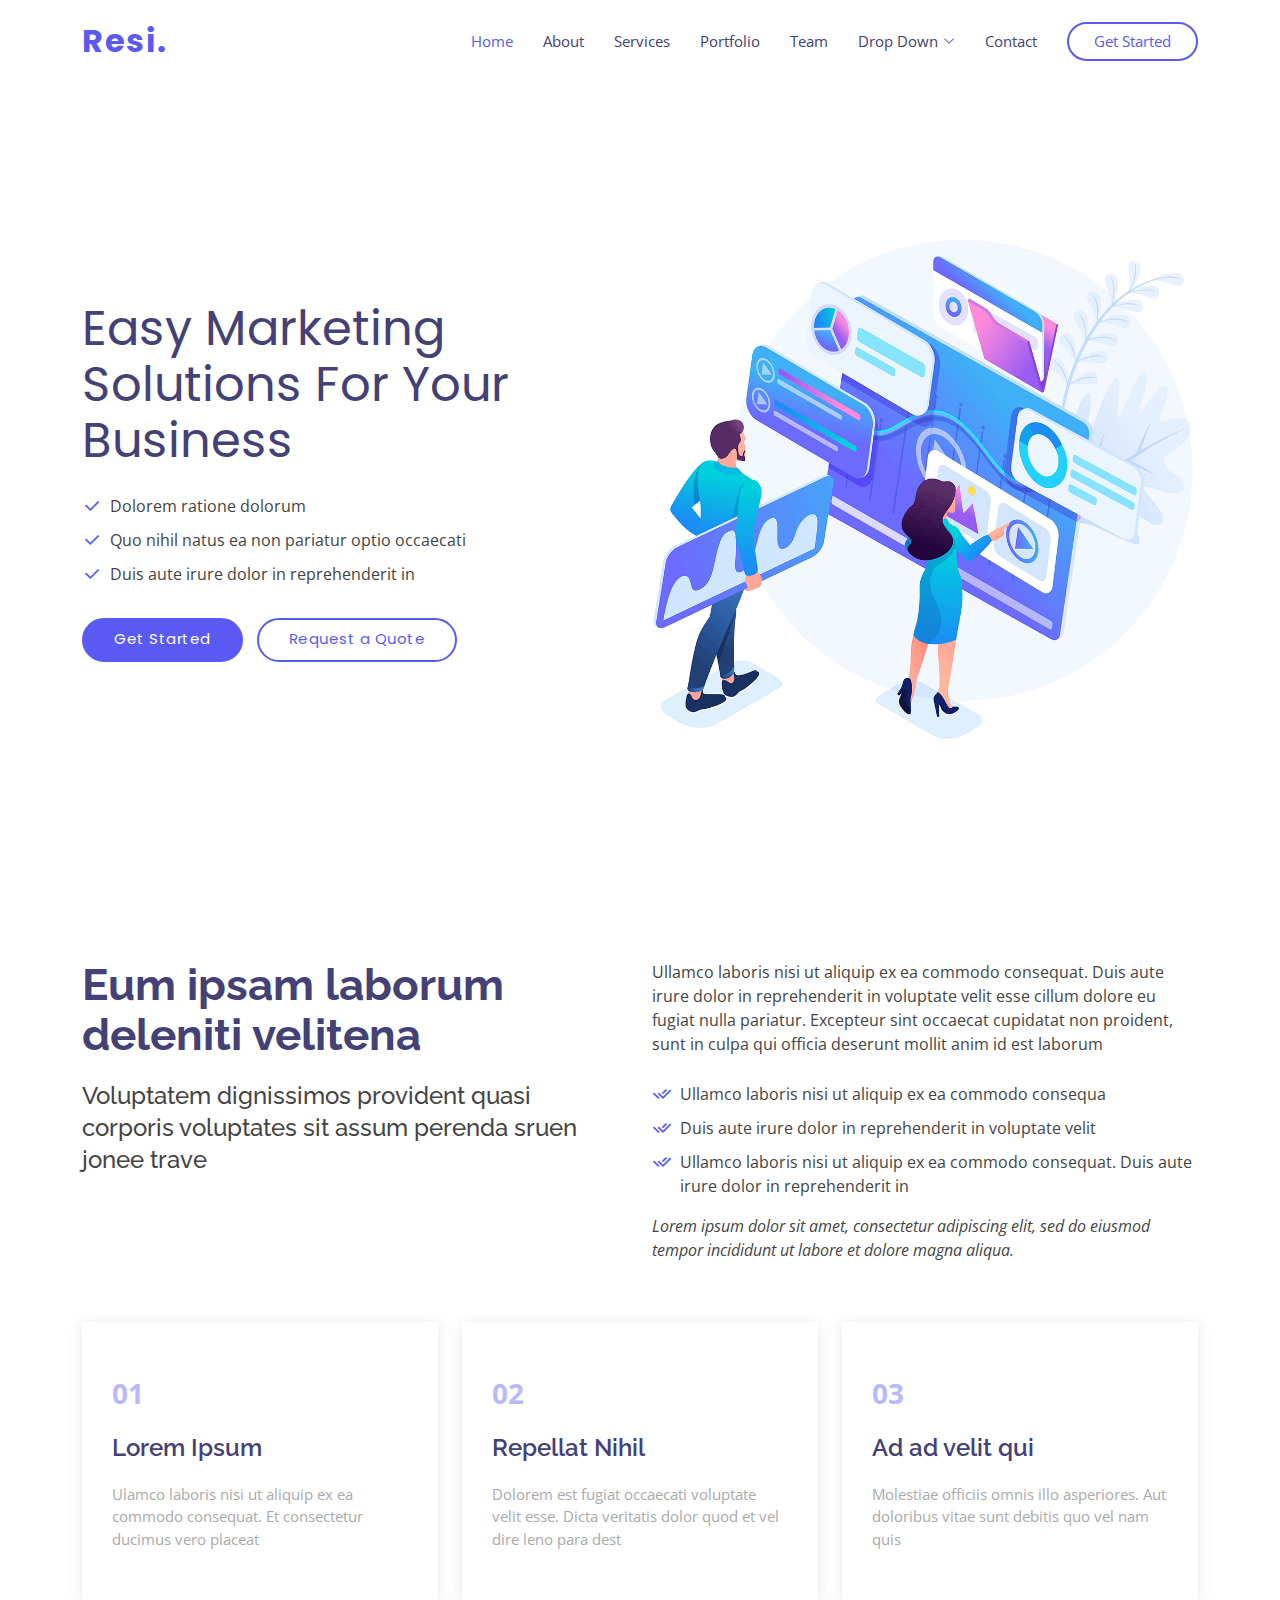
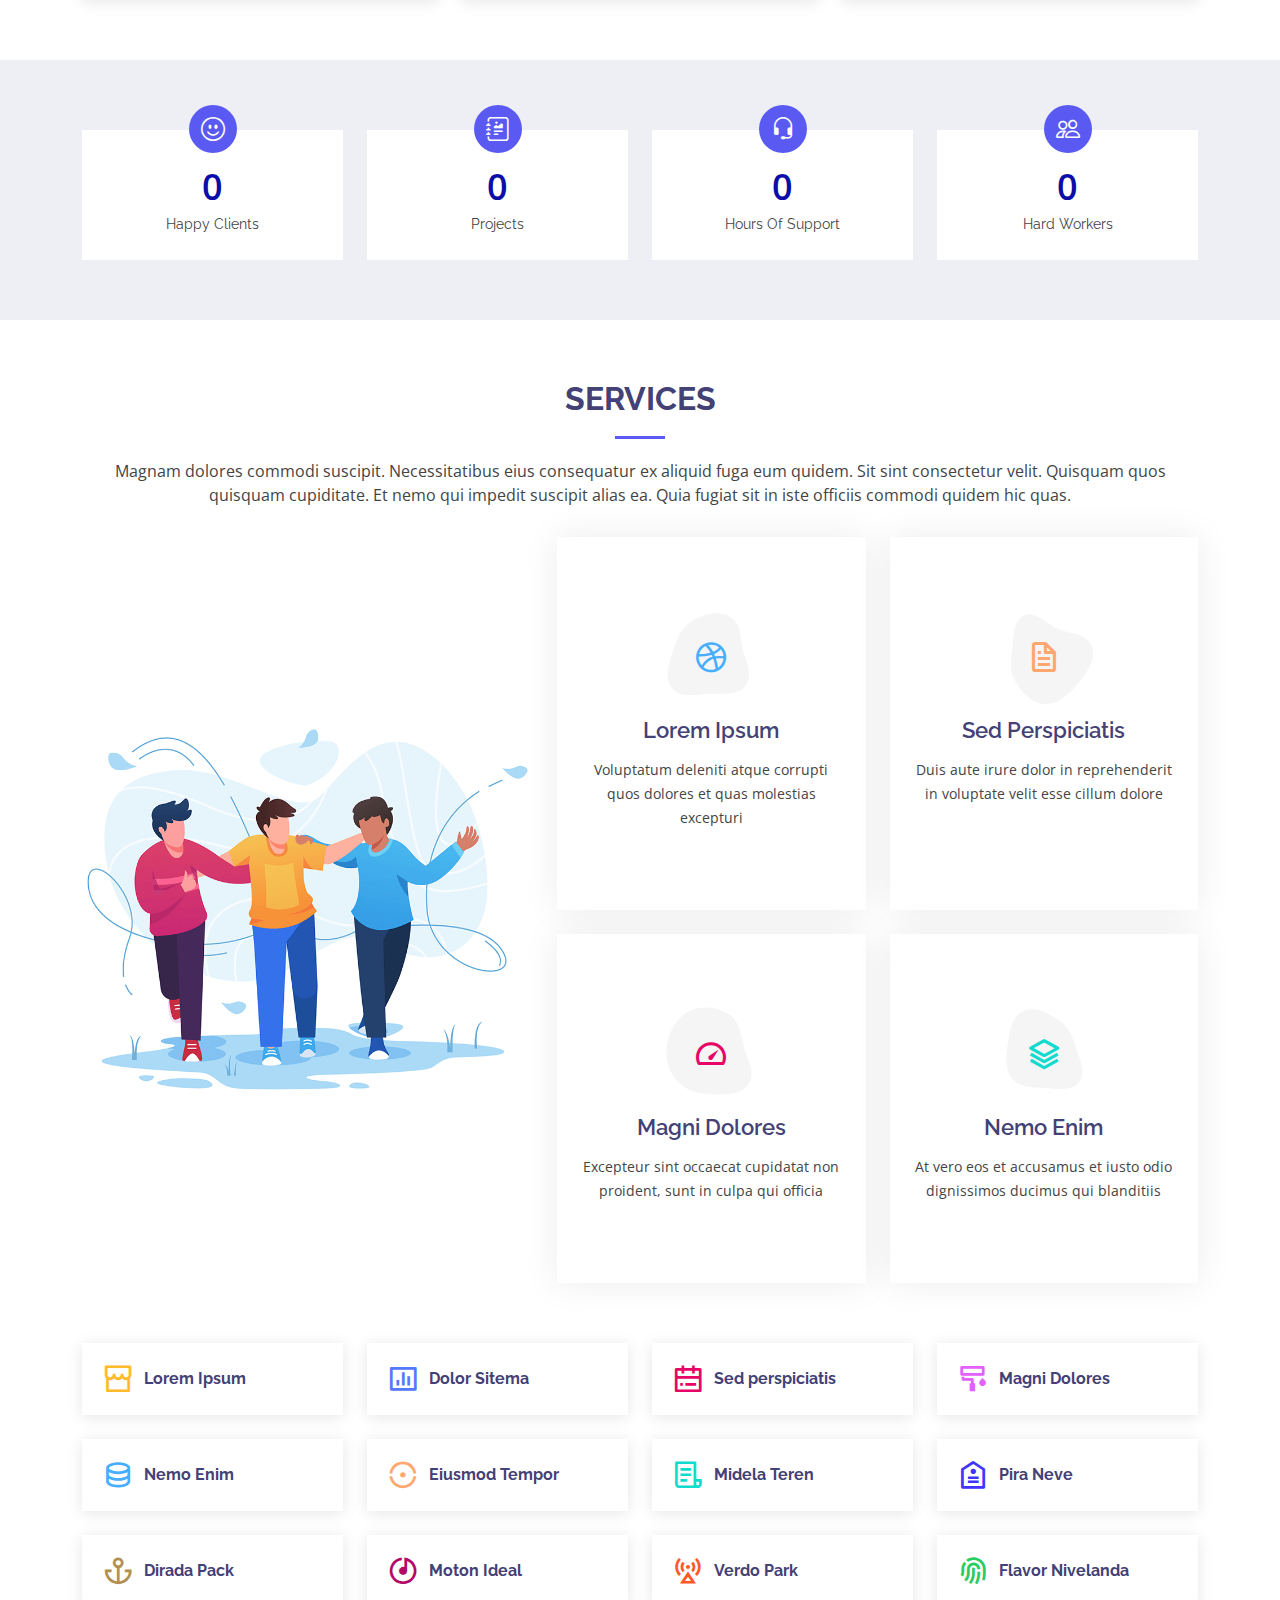
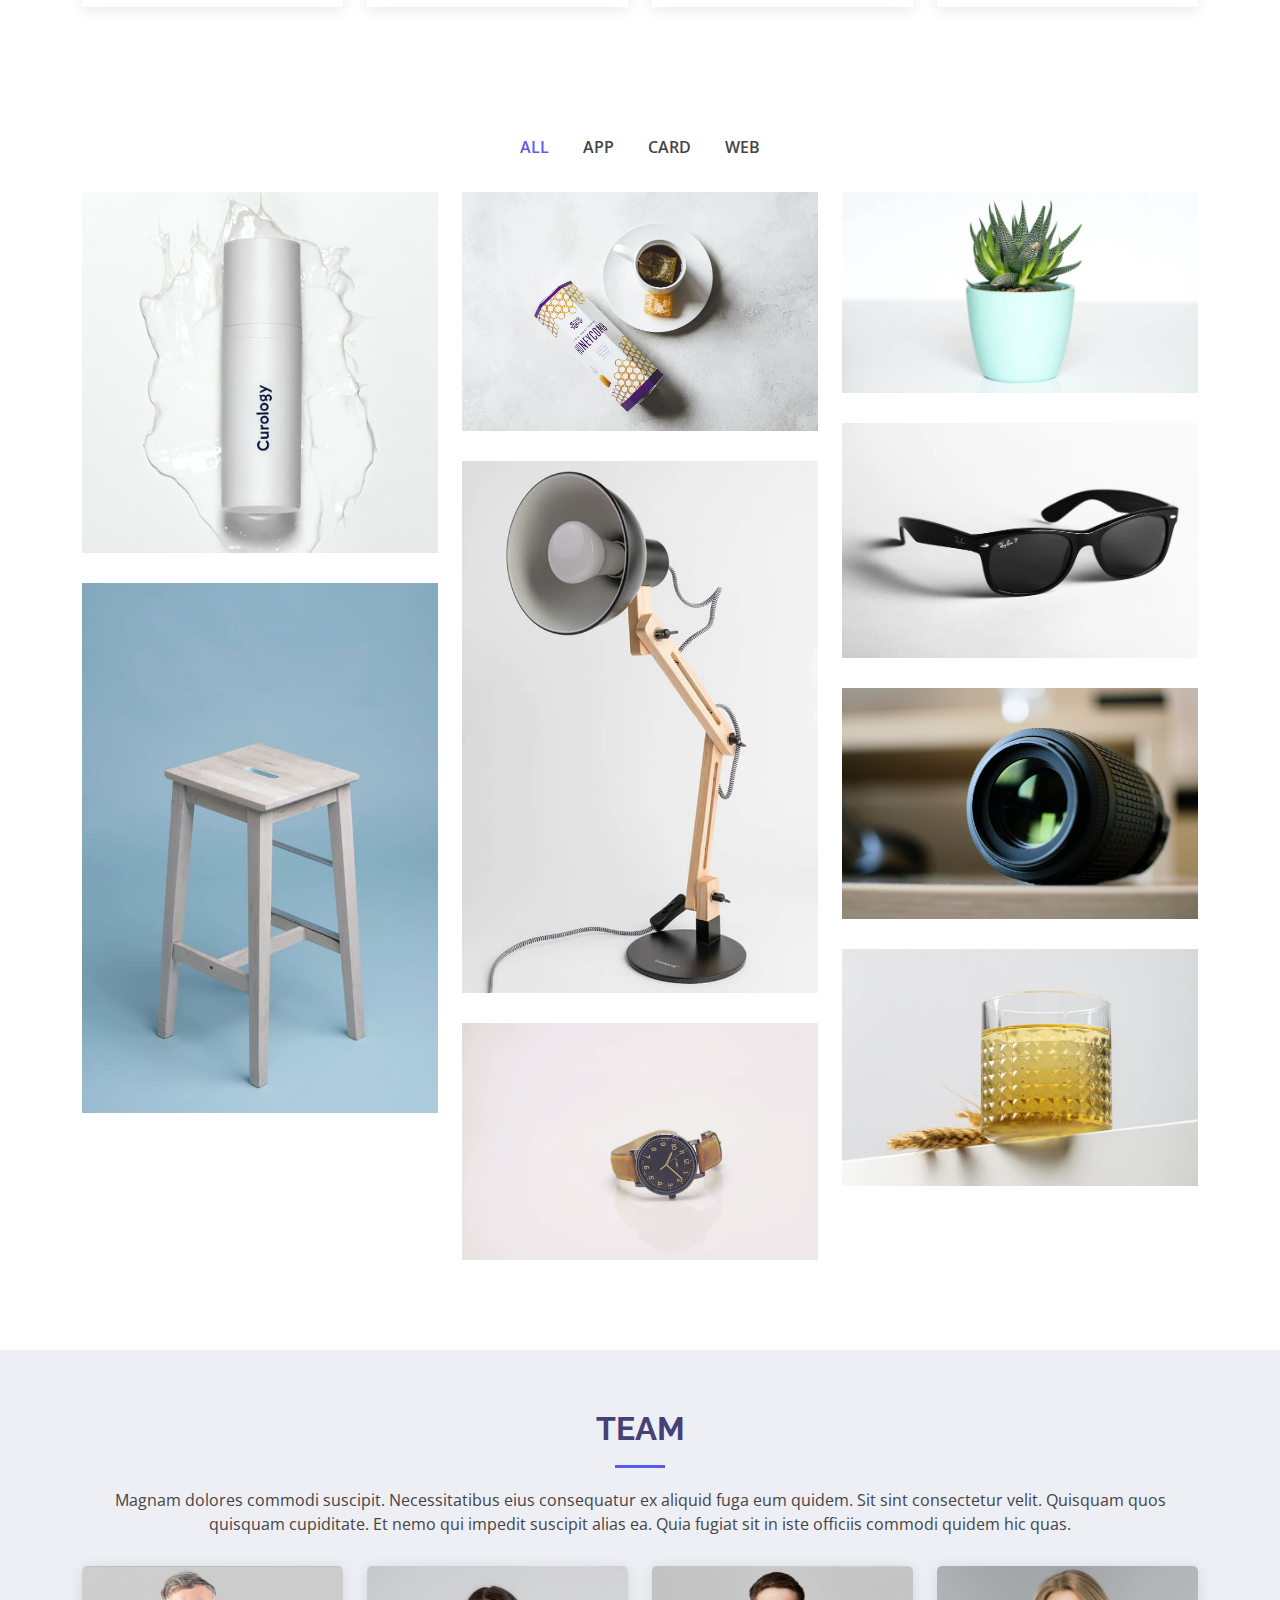
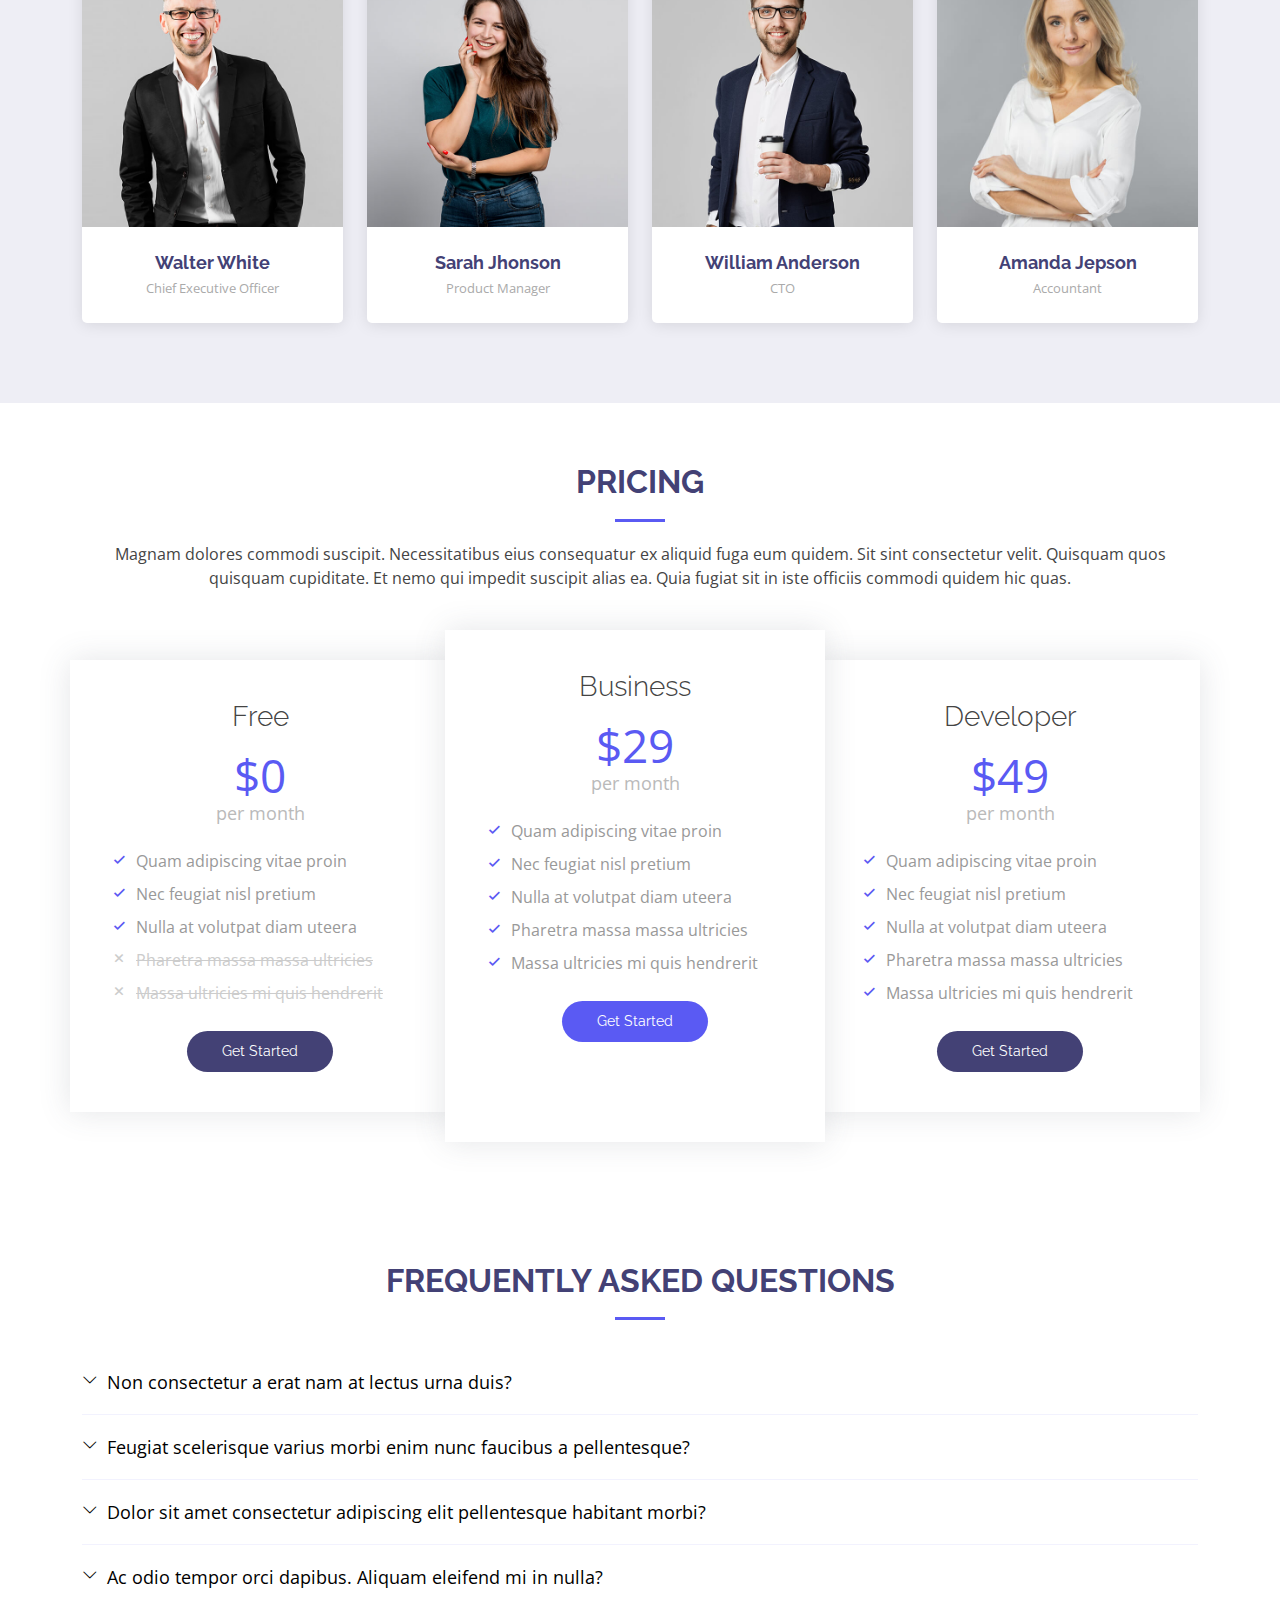
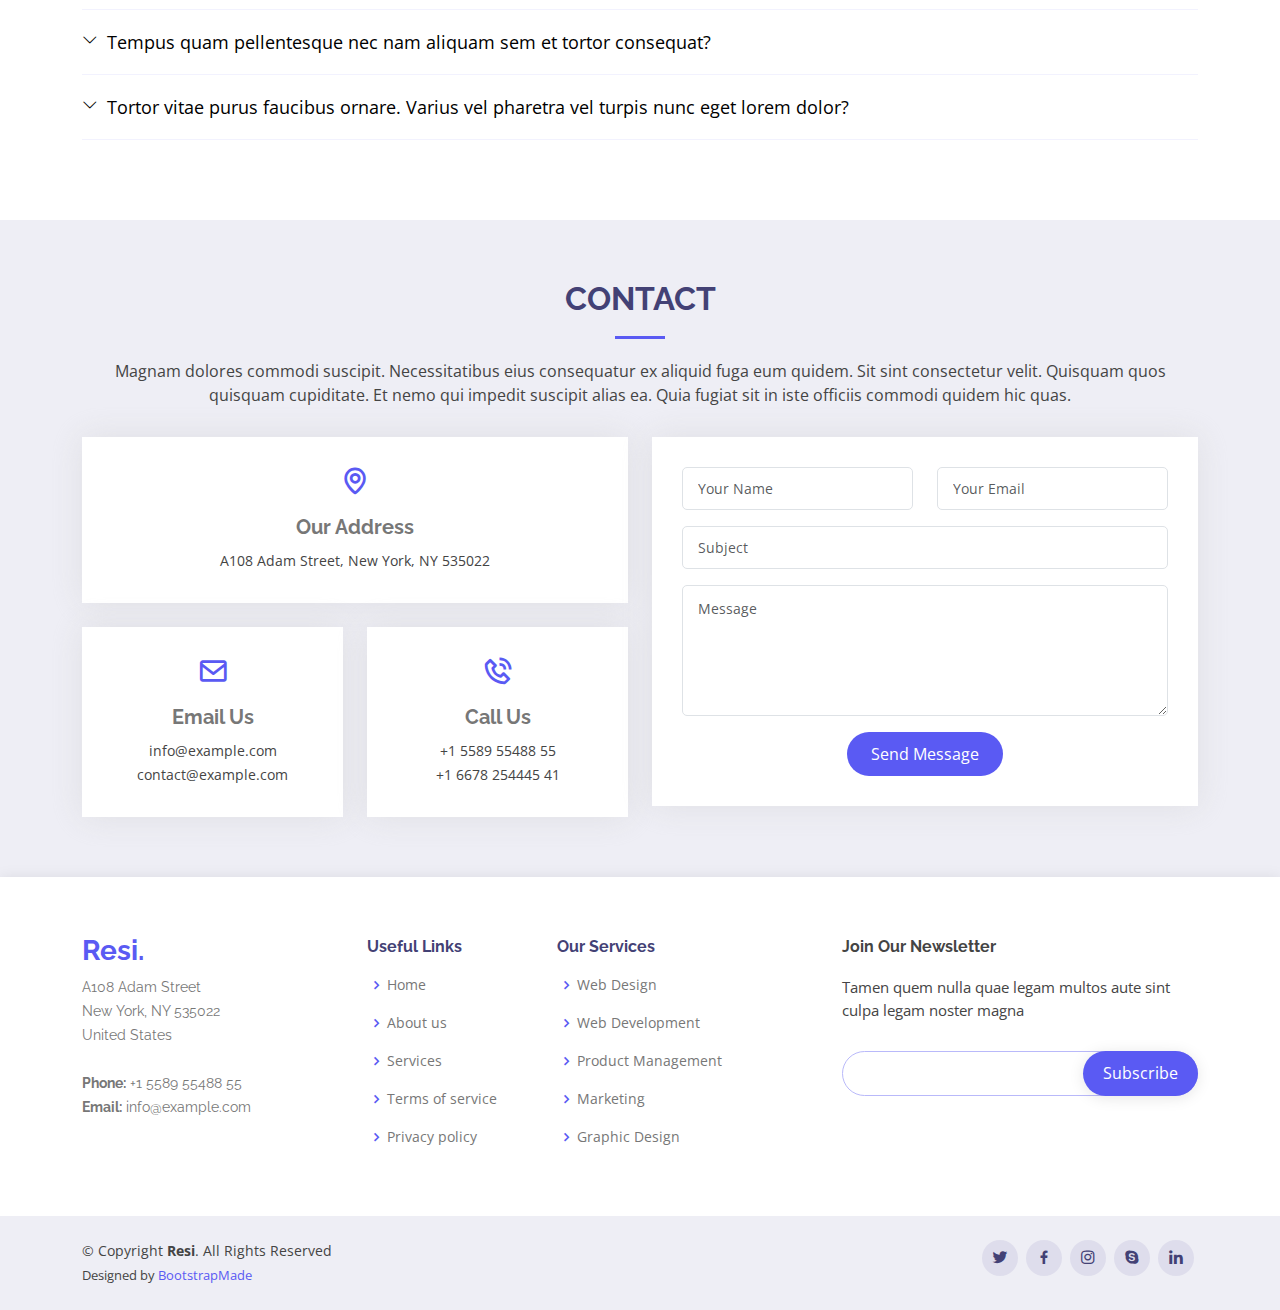
<file: Resi/index.html>
<!DOCTYPE html>
<html lang="en">

<head>
  <meta charset="utf-8">
  <meta content="width=device-width, initial-scale=1.0" name="viewport">

  <title>Resi Bootstrap Template - Index</title>
  <meta content="" name="description">
  <meta content="" name="keywords">

  <!-- Favicons -->
  <link href="assets/img/favicon.png" rel="icon">
  <link href="assets/img/apple-touch-icon.png" rel="apple-touch-icon">

  <!-- Google Fonts -->
  <link href="https://fonts.googleapis.com/css?family=Open+Sans:300,300i,400,400i,600,600i,700,700i|Raleway:300,300i,400,400i,500,500i,600,600i,700,700i|Poppins:300,300i,400,400i,500,500i,600,600i,700,700i" rel="stylesheet">

  <!-- Vendor CSS Files -->
  <link href="assets/vendor/bootstrap/css/bootstrap.min.css" rel="stylesheet">
  <link href="assets/vendor/bootstrap-icons/bootstrap-icons.css" rel="stylesheet">
  <link href="assets/vendor/boxicons/css/boxicons.min.css" rel="stylesheet">
  <link href="assets/vendor/glightbox/css/glightbox.min.css" rel="stylesheet">
  <link href="assets/vendor/remixicon/remixicon.css" rel="stylesheet">
  <link href="assets/vendor/swiper/swiper-bundle.min.css" rel="stylesheet">

  <!-- Template Main CSS File -->
  <link href="assets/css/style.css" rel="stylesheet">

  <!-- =======================================================
  * Template Name: Resi
  * Updated: Aug 30 2023 with Bootstrap v5.3.1
  * Template URL: https://bootstrapmade.com/resi-free-bootstrap-html-template/
  * Author: BootstrapMade.com
  * License: https://bootstrapmade.com/license/
  ======================================================== -->
</head>

<body>

  <!-- ======= Header ======= -->
  <header id="header" class="fixed-top ">
    <div class="container d-flex align-items-center justify-content-between">

      <h1 class="logo"><a href="index.html">Resi.</a></h1>
      <!-- Uncomment below if you prefer to use an image logo -->
      <!-- <a href="index.html" class="logo"><img src="assets/img/logo.png" alt="" class="img-fluid"></a>-->

      <nav id="navbar" class="navbar">
        <ul>
          <li><a class="nav-link scrollto active" href="#hero">Home</a></li>
          <li><a class="nav-link scrollto" href="#about">About</a></li>
          <li><a class="nav-link scrollto" href="#services">Services</a></li>
          <li><a class="nav-link scrollto " href="#portfolio">Portfolio</a></li>
          <li><a class="nav-link scrollto" href="#team">Team</a></li>
          <li class="dropdown"><a href="#"><span>Drop Down</span> <i class="bi bi-chevron-down"></i></a>
            <ul>
              <li><a href="#">Drop Down 1</a></li>
              <li class="dropdown"><a href="#"><span>Deep Drop Down</span> <i class="bi bi-chevron-right"></i></a>
                <ul>
                  <li><a href="#">Deep Drop Down 1</a></li>
                  <li><a href="#">Deep Drop Down 2</a></li>
                  <li><a href="#">Deep Drop Down 3</a></li>
                  <li><a href="#">Deep Drop Down 4</a></li>
                  <li><a href="#">Deep Drop Down 5</a></li>
                </ul>
              </li>
              <li><a href="#">Drop Down 2</a></li>
              <li><a href="#">Drop Down 3</a></li>
              <li><a href="#">Drop Down 4</a></li>
            </ul>
          </li>
          <li><a class="nav-link scrollto" href="#contact">Contact</a></li>
          <li><a class="getstarted scrollto" href="#about">Get Started</a></li>
        </ul>
        <i class="bi bi-list mobile-nav-toggle"></i>
      </nav><!-- .navbar -->

    </div>
  </header><!-- End Header -->

  <!-- ======= Hero Section ======= -->
  <section id="hero" class="d-flex align-items-center">

    <div class="container">
      <div class="row">
        <div class="col-lg-6 pt-2 pt-lg-0 order-2 order-lg-1 d-flex flex-column justify-content-center">
          <h1>Easy Marketing Solutions For Your Business</h1>
          <ul>
            <li><i class="ri-check-line"></i> Dolorem ratione dolorum</li>
            <li><i class="ri-check-line"></i> Quo nihil natus ea non pariatur optio occaecati</li>
            <li><i class="ri-check-line"></i> Duis aute irure dolor in reprehenderit in</li>
          </ul>
          <div class="mt-3">
            <a href="#about" class="btn-get-started scrollto">Get Started</a>
            <a href="" class="btn-get-quote">Request a Quote</a>
          </div>
        </div>
        <div class="col-lg-6 order-1 order-lg-2 hero-img">
          <img src="assets/img/hero-img.png" class="img-fluid" alt="">
        </div>
      </div>
    </div>

  </section><!-- End Hero -->

  <main id="main">

    <!-- ======= About Section ======= -->
    <section id="about" class="about">
      <div class="container">

        <div class="row content">
          <div class="col-lg-6">
            <h2>Eum ipsam laborum deleniti velitena</h2>
            <h3>Voluptatem dignissimos provident quasi corporis voluptates sit assum perenda sruen jonee trave</h3>
          </div>
          <div class="col-lg-6 pt-4 pt-lg-0">
            <p>
              Ullamco laboris nisi ut aliquip ex ea commodo consequat. Duis aute irure dolor in reprehenderit in voluptate
              velit esse cillum dolore eu fugiat nulla pariatur. Excepteur sint occaecat cupidatat non proident, sunt in
              culpa qui officia deserunt mollit anim id est laborum
            </p>
            <ul>
              <li><i class="ri-check-double-line"></i> Ullamco laboris nisi ut aliquip ex ea commodo consequa</li>
              <li><i class="ri-check-double-line"></i> Duis aute irure dolor in reprehenderit in voluptate velit</li>
              <li><i class="ri-check-double-line"></i> Ullamco laboris nisi ut aliquip ex ea commodo consequat. Duis aute irure dolor in reprehenderit in</li>
            </ul>
            <p class="fst-italic">
              Lorem ipsum dolor sit amet, consectetur adipiscing elit, sed do eiusmod tempor incididunt ut labore et dolore
              magna aliqua.
            </p>
          </div>
        </div>

      </div>
    </section><!-- End About Section -->

    <!-- ======= Why Us Section ======= -->
    <section id="why-us" class="why-us">
      <div class="container">

        <div class="row">

          <div class="col-lg-4">
            <div class="box">
              <span>01</span>
              <h4>Lorem Ipsum</h4>
              <p>Ulamco laboris nisi ut aliquip ex ea commodo consequat. Et consectetur ducimus vero placeat</p>
            </div>
          </div>

          <div class="col-lg-4 mt-4 mt-lg-0">
            <div class="box">
              <span>02</span>
              <h4>Repellat Nihil</h4>
              <p>Dolorem est fugiat occaecati voluptate velit esse. Dicta veritatis dolor quod et vel dire leno para dest</p>
            </div>
          </div>

          <div class="col-lg-4 mt-4 mt-lg-0">
            <div class="box">
              <span>03</span>
              <h4> Ad ad velit qui</h4>
              <p>Molestiae officiis omnis illo asperiores. Aut doloribus vitae sunt debitis quo vel nam quis</p>
            </div>
          </div>

        </div>

      </div>
    </section><!-- End Why Us Section -->

    <!-- ======= Counts Section ======= -->
    <section id="counts" class="counts section-bg">
      <div class="container">

        <div class="row">

          <div class="col-lg-3 col-md-6">
            <div class="count-box">
              <i class="bi bi-emoji-smile"></i>
              <span data-purecounter-start="0" data-purecounter-end="232" data-purecounter-duration="1" class="purecounter"></span>
              <p>Happy Clients</p>
            </div>
          </div>

          <div class="col-lg-3 col-md-6 mt-5 mt-md-0">
            <div class="count-box">
              <i class="bi bi-journal-richtext"></i>
              <span data-purecounter-start="0" data-purecounter-end="521" data-purecounter-duration="1" class="purecounter"></span>
              <p>Projects</p>
            </div>
          </div>

          <div class="col-lg-3 col-md-6 mt-5 mt-lg-0">
            <div class="count-box">
              <i class="bi bi-headset"></i>
              <span data-purecounter-start="0" data-purecounter-end="1463" data-purecounter-duration="1" class="purecounter"></span>
              <p>Hours Of Support</p>
            </div>
          </div>

          <div class="col-lg-3 col-md-6 mt-5 mt-lg-0">
            <div class="count-box">
              <i class="bi bi-people"></i>
              <span data-purecounter-start="0" data-purecounter-end="15" data-purecounter-duration="1" class="purecounter"></span>
              <p>Hard Workers</p>
            </div>
          </div>

        </div>

      </div>
    </section><!-- End Counts Section -->

    <!-- ======= Services Section ======= -->
    <section id="services" class="services">
      <div class="container">

        <div class="section-title">
          <h2>Services</h2>
          <p>Magnam dolores commodi suscipit. Necessitatibus eius consequatur ex aliquid fuga eum quidem. Sit sint consectetur velit. Quisquam quos quisquam cupiditate. Et nemo qui impedit suscipit alias ea. Quia fugiat sit in iste officiis commodi quidem hic quas.</p>
        </div>

        <div class="row">
          <div class="content col-xl-5 d-flex flex-column justify-content-center">
            <img src="assets/img/services.png" class="img-fluid" alt="">
          </div>
          <div class="col-xl-7">
            <div class="icon-boxes d-flex flex-column justify-content-center">
              <div class="row">
                <div class="col-lg-6 d-flex align-items-stretch" data-aos="zoom-in" data-aos-delay="100">
                  <div class="icon-box iconbox-blue">
                    <div class="icon">
                      <svg width="100" height="100" viewBox="0 0 600 600" xmlns="http://www.w3.org/2000/svg">
                        <path stroke="none" stroke-width="0" fill="#f5f5f5" d="M300,521.0016835830174C376.1290562159157,517.8887921683347,466.0731472004068,529.7835943286574,510.70327084640275,468.03025145048787C554.3714126377745,407.6079735673963,508.03601936045806,328.9844924480964,491.2728898941984,256.3432110539036C474.5976632858925,184.082847569629,479.9380746630129,96.60480741107993,416.23090153303,58.64404602377083C348.86323505073057,18.502131276798302,261.93793281208167,40.57373210992963,193.5410806939664,78.93577620505333C130.42746243093433,114.334589627462,98.30271207620316,179.96522072025542,76.75703585869454,249.04625023123273C51.97151888228291,328.5150500222984,13.704378332031375,421.85034740162234,66.52175969318436,486.19268352777647C119.04800174914682,550.1803526380478,217.28368757567262,524.383925680826,300,521.0016835830174"></path>
                      </svg>
                      <i class="bx bxl-dribbble"></i>
                    </div>
                    <h4><a href="">Lorem Ipsum</a></h4>
                    <p>Voluptatum deleniti atque corrupti quos dolores et quas molestias excepturi</p>
                  </div>
                </div>

                <div class="col-lg-6 d-flex align-items-stretch mt-4 mt-lg-0" data-aos="zoom-in" data-aos-delay="200">
                  <div class="icon-box iconbox-orange ">
                    <div class="icon">
                      <svg width="100" height="100" viewBox="0 0 600 600" xmlns="http://www.w3.org/2000/svg">
                        <path stroke="none" stroke-width="0" fill="#f5f5f5" d="M300,582.0697525312426C382.5290701553225,586.8405444964366,449.9789794690241,525.3245884688669,502.5850820975895,461.55621195738473C556.606425686781,396.0723002908107,615.8543463187945,314.28637112970534,586.6730223649479,234.56875336149918C558.9533121215079,158.8439757836574,454.9685369536778,164.00468322053177,381.49747125262974,130.76875717737553C312.15926192815925,99.40240125094834,248.97055460311594,18.661163978235184,179.8680185752513,50.54337015887873C110.5421016452524,82.52863877960104,119.82277516462835,180.83849132639028,109.12597500060166,256.43424936330496C100.08760227029461,320.3096726198365,92.17705696193138,384.0621239912766,124.79988738764834,439.7174275375508C164.83382741302287,508.01625554203684,220.96474134820875,577.5009287672846,300,582.0697525312426"></path>
                      </svg>
                      <i class="bx bx-file"></i>
                    </div>
                    <h4><a href="">Sed Perspiciatis</a></h4>
                    <p>Duis aute irure dolor in reprehenderit in voluptate velit esse cillum dolore</p>
                  </div>
                </div>

                <div class="col-lg-6 d-flex align-items-stretch mt-4" data-aos="zoom-in" data-aos-delay="300">
                  <div class="icon-box iconbox-pink">
                    <div class="icon">
                      <svg width="100" height="100" viewBox="0 0 600 600" xmlns="http://www.w3.org/2000/svg">
                        <path stroke="none" stroke-width="0" fill="#f5f5f5" d="M300,541.5067337569781C382.14930387511276,545.0595476570109,479.8736841581634,548.3450877840088,526.4010558755058,480.5488172755941C571.5218469581645,414.80211281144784,517.5187510058486,332.0715597781072,496.52539010469104,255.14436215662573C477.37192572678356,184.95920475031193,473.57363656557914,105.61284051026155,413.0603344069578,65.22779650032875C343.27470386102294,18.654635553484475,251.2091493199835,5.337323636656869,175.0934190732945,40.62881213300186C97.87086631185822,76.43348514350839,51.98124368387456,156.15599469081315,36.44837278890362,239.84606092416172C21.716077023791087,319.22268207091537,43.775223500013084,401.1760424656574,96.891909868211,461.97329694683043C147.22146801428983,519.5804099606455,223.5754009179313,538.201503339737,300,541.5067337569781"></path>
                      </svg>
                      <i class="bx bx-tachometer"></i>
                    </div>
                    <h4><a href="">Magni Dolores</a></h4>
                    <p>Excepteur sint occaecat cupidatat non proident, sunt in culpa qui officia</p>
                  </div>
                </div>

                <div class="col-lg-6 d-flex align-items-stretch mt-4" data-aos="zoom-in" data-aos-delay="100">
                  <div class="icon-box iconbox-teal">
                    <div class="icon">
                      <svg width="100" height="100" viewBox="0 0 600 600" xmlns="http://www.w3.org/2000/svg">
                        <path stroke="none" stroke-width="0" fill="#f5f5f5" d="M300,503.46388370962813C374.79870501325706,506.71871716319447,464.8034551963731,527.1746412648533,510.4981551193396,467.86667711651364C555.9287308511215,408.9015244558933,512.6030010748507,327.5744911775523,490.211057578863,256.5855673507754C471.097692560561,195.9906835881958,447.69079081568157,138.11976852964426,395.19560036434837,102.3242989838813C329.3053358748298,57.3949838291264,248.02791733380457,8.279543830951368,175.87071277845988,42.242879143198664C103.41431057327972,76.34704239035025,93.79494320519305,170.9812938413882,81.28167332365135,250.07896920659033C70.17666984294237,320.27484674793965,64.84698225790005,396.69656628748305,111.28512138212992,450.4950937839243C156.20124167950087,502.5303643271138,231.32542653798444,500.4755392045468,300,503.46388370962813"></path>
                      </svg>
                      <i class="bx bx-layer"></i>
                    </div>
                    <h4><a href="">Nemo Enim</a></h4>
                    <p>At vero eos et accusamus et iusto odio dignissimos ducimus qui blanditiis</p>
                  </div>
                </div>
              </div>
            </div><!-- End .content-->
          </div>
        </div>

      </div>
    </section><!-- End Services Section -->

    <!-- ======= Features Section ======= -->
    <section id="features" class="features">
      <div class="container">

        <div class="row">
          <div class="col-lg-3 col-md-4">
            <div class="icon-box">
              <i class="ri-store-line" style="color: #ffbb2c;"></i>
              <h3><a href="">Lorem Ipsum</a></h3>
            </div>
          </div>
          <div class="col-lg-3 col-md-4 mt-4 mt-md-0">
            <div class="icon-box">
              <i class="ri-bar-chart-box-line" style="color: #5578ff;"></i>
              <h3><a href="">Dolor Sitema</a></h3>
            </div>
          </div>
          <div class="col-lg-3 col-md-4 mt-4 mt-md-0">
            <div class="icon-box">
              <i class="ri-calendar-todo-line" style="color: #e80368;"></i>
              <h3><a href="">Sed perspiciatis</a></h3>
            </div>
          </div>
          <div class="col-lg-3 col-md-4 mt-4 mt-lg-0">
            <div class="icon-box">
              <i class="ri-paint-brush-line" style="color: #e361ff;"></i>
              <h3><a href="">Magni Dolores</a></h3>
            </div>
          </div>
          <div class="col-lg-3 col-md-4 mt-4">
            <div class="icon-box">
              <i class="ri-database-2-line" style="color: #47aeff;"></i>
              <h3><a href="">Nemo Enim</a></h3>
            </div>
          </div>
          <div class="col-lg-3 col-md-4 mt-4">
            <div class="icon-box">
              <i class="ri-gradienter-line" style="color: #ffa76e;"></i>
              <h3><a href="">Eiusmod Tempor</a></h3>
            </div>
          </div>
          <div class="col-lg-3 col-md-4 mt-4">
            <div class="icon-box">
              <i class="ri-file-list-3-line" style="color: #11dbcf;"></i>
              <h3><a href="">Midela Teren</a></h3>
            </div>
          </div>
          <div class="col-lg-3 col-md-4 mt-4">
            <div class="icon-box">
              <i class="ri-price-tag-2-line" style="color: #4233ff;"></i>
              <h3><a href="">Pira Neve</a></h3>
            </div>
          </div>
          <div class="col-lg-3 col-md-4 mt-4">
            <div class="icon-box">
              <i class="ri-anchor-line" style="color: #b2904f;"></i>
              <h3><a href="">Dirada Pack</a></h3>
            </div>
          </div>
          <div class="col-lg-3 col-md-4 mt-4">
            <div class="icon-box">
              <i class="ri-disc-line" style="color: #b20969;"></i>
              <h3><a href="">Moton Ideal</a></h3>
            </div>
          </div>
          <div class="col-lg-3 col-md-4 mt-4">
            <div class="icon-box">
              <i class="ri-base-station-line" style="color: #ff5828;"></i>
              <h3><a href="">Verdo Park</a></h3>
            </div>
          </div>
          <div class="col-lg-3 col-md-4 mt-4">
            <div class="icon-box">
              <i class="ri-fingerprint-line" style="color: #29cc61;"></i>
              <h3><a href="">Flavor Nivelanda</a></h3>
            </div>
          </div>
        </div>

      </div>
    </section><!-- End Features Section -->

    <!-- ======= Portfolio Section ======= -->
    <section id="portfolio" class="portfolio">
      <div class="container">

        <div class="row">
          <div class="col-lg-12 d-flex justify-content-center">
            <ul id="portfolio-flters">
              <li data-filter="*" class="filter-active">All</li>
              <li data-filter=".filter-app">App</li>
              <li data-filter=".filter-card">Card</li>
              <li data-filter=".filter-web">Web</li>
            </ul>
          </div>
        </div>

        <div class="row portfolio-container">

          <div class="col-lg-4 col-md-6 portfolio-item filter-app">
            <div class="portfolio-wrap">
              <img src="assets/img/portfolio/portfolio-1.jpg" class="img-fluid" alt="">
              <div class="portfolio-info">
                <h4>App 1</h4>
                <p>App</p>
                <div class="portfolio-links">
                  <a href="assets/img/portfolio/portfolio-1.jpg" data-gallery="portfolioGallery" class="portfolio-lightbox" title="App 1"><i class="bx bx-plus"></i></a>
                  <a href="portfolio-details.html" title="More Details"><i class="bx bx-link"></i></a>
                </div>
              </div>
            </div>
          </div>

          <div class="col-lg-4 col-md-6 portfolio-item filter-web">
            <div class="portfolio-wrap">
              <img src="assets/img/portfolio/portfolio-2.jpg" class="img-fluid" alt="">
              <div class="portfolio-info">
                <h4>Web 3</h4>
                <p>Web</p>
                <div class="portfolio-links">
                  <a href="assets/img/portfolio/portfolio-2.jpg" data-gallery="portfolioGallery" class="portfolio-lightbox" title="Web 3"><i class="bx bx-plus"></i></a>
                  <a href="portfolio-details.html" title="More Details"><i class="bx bx-link"></i></a>
                </div>
              </div>
            </div>
          </div>

          <div class="col-lg-4 col-md-6 portfolio-item filter-app">
            <div class="portfolio-wrap">
              <img src="assets/img/portfolio/portfolio-3.jpg" class="img-fluid" alt="">
              <div class="portfolio-info">
                <h4>App 2</h4>
                <p>App</p>
                <div class="portfolio-links">
                  <a href="assets/img/portfolio/portfolio-3.jpg" data-gallery="portfolioGallery" class="portfolio-lightbox" title="App 2"><i class="bx bx-plus"></i></a>
                  <a href="portfolio-details.html" title="More Details"><i class="bx bx-link"></i></a>
                </div>
              </div>
            </div>
          </div>

          <div class="col-lg-4 col-md-6 portfolio-item filter-card">
            <div class="portfolio-wrap">
              <img src="assets/img/portfolio/portfolio-4.jpg" class="img-fluid" alt="">
              <div class="portfolio-info">
                <h4>Card 2</h4>
                <p>Card</p>
                <div class="portfolio-links">
                  <a href="assets/img/portfolio/portfolio-4.jpg" data-gallery="portfolioGallery" class="portfolio-lightbox" title="Card 2"><i class="bx bx-plus"></i></a>
                  <a href="portfolio-details.html" title="More Details"><i class="bx bx-link"></i></a>
                </div>
              </div>
            </div>
          </div>

          <div class="col-lg-4 col-md-6 portfolio-item filter-web">
            <div class="portfolio-wrap">
              <img src="assets/img/portfolio/portfolio-5.jpg" class="img-fluid" alt="">
              <div class="portfolio-info">
                <h4>Web 2</h4>
                <p>Web</p>
                <div class="portfolio-links">
                  <a href="assets/img/portfolio/portfolio-5.jpg" data-gallery="portfolioGallery" class="portfolio-lightbox" title="Web 2"><i class="bx bx-plus"></i></a>
                  <a href="portfolio-details.html" title="More Details"><i class="bx bx-link"></i></a>
                </div>
              </div>
            </div>
          </div>

          <div class="col-lg-4 col-md-6 portfolio-item filter-app">
            <div class="portfolio-wrap">
              <img src="assets/img/portfolio/portfolio-6.jpg" class="img-fluid" alt="">
              <div class="portfolio-info">
                <h4>App 3</h4>
                <p>App</p>
                <div class="portfolio-links">
                  <a href="assets/img/portfolio/portfolio-6.jpg" data-gallery="portfolioGallery" class="portfolio-lightbox" title="App 3"><i class="bx bx-plus"></i></a>
                  <a href="portfolio-details.html" title="More Details"><i class="bx bx-link"></i></a>
                </div>
              </div>
            </div>
          </div>

          <div class="col-lg-4 col-md-6 portfolio-item filter-card">
            <div class="portfolio-wrap">
              <img src="assets/img/portfolio/portfolio-7.jpg" class="img-fluid" alt="">
              <div class="portfolio-info">
                <h4>Card 1</h4>
                <p>Card</p>
                <div class="portfolio-links">
                  <a href="assets/img/portfolio/portfolio-7.jpg" data-gallery="portfolioGallery" class="portfolio-lightbox" title="Card 1"><i class="bx bx-plus"></i></a>
                  <a href="portfolio-details.html" title="More Details"><i class="bx bx-link"></i></a>
                </div>
              </div>
            </div>
          </div>

          <div class="col-lg-4 col-md-6 portfolio-item filter-card">
            <div class="portfolio-wrap">
              <img src="assets/img/portfolio/portfolio-8.jpg" class="img-fluid" alt="">
              <div class="portfolio-info">
                <h4>Card 3</h4>
                <p>Card</p>
                <div class="portfolio-links">
                  <a href="assets/img/portfolio/portfolio-8.jpg" data-gallery="portfolioGallery" class="portfolio-lightbox" title="Card 3"><i class="bx bx-plus"></i></a>
                  <a href="portfolio-details.html" title="More Details"><i class="bx bx-link"></i></a>
                </div>
              </div>
            </div>
          </div>

          <div class="col-lg-4 col-md-6 portfolio-item filter-web">
            <div class="portfolio-wrap">
              <img src="assets/img/portfolio/portfolio-9.jpg" class="img-fluid" alt="">
              <div class="portfolio-info">
                <h4>Web 3</h4>
                <p>Web</p>
                <div class="portfolio-links">
                  <a href="assets/img/portfolio/portfolio-9.jpg" data-gallery="portfolioGallery" class="portfolio-lightbox" title="Web 3"><i class="bx bx-plus"></i></a>
                  <a href="portfolio-details.html" title="More Details"><i class="bx bx-link"></i></a>
                </div>
              </div>
            </div>
          </div>

        </div>

      </div>
    </section><!-- End Portfolio Section -->

    <!-- ======= Team Section ======= -->
    <section id="team" class="team section-bg">
      <div class="container">

        <div class="section-title">
          <h2>Team</h2>
          <p>Magnam dolores commodi suscipit. Necessitatibus eius consequatur ex aliquid fuga eum quidem. Sit sint consectetur velit. Quisquam quos quisquam cupiditate. Et nemo qui impedit suscipit alias ea. Quia fugiat sit in iste officiis commodi quidem hic quas.</p>
        </div>

        <div class="row">

          <div class="col-lg-3 col-md-6 d-flex align-items-stretch">
            <div class="member">
              <div class="member-img">
                <img src="assets/img/team/team-1.jpg" class="img-fluid" alt="">
                <div class="social">
                  <a href=""><i class="bi bi-twitter"></i></a>
                  <a href=""><i class="bi bi-facebook"></i></a>
                  <a href=""><i class="bi bi-instagram"></i></a>
                  <a href=""><i class="bi bi-linkedin"></i></a>
                </div>
              </div>
              <div class="member-info">
                <h4>Walter White</h4>
                <span>Chief Executive Officer</span>
              </div>
            </div>
          </div>

          <div class="col-lg-3 col-md-6 d-flex align-items-stretch">
            <div class="member">
              <div class="member-img">
                <img src="assets/img/team/team-2.jpg" class="img-fluid" alt="">
                <div class="social">
                  <a href=""><i class="bi bi-twitter"></i></a>
                  <a href=""><i class="bi bi-facebook"></i></a>
                  <a href=""><i class="bi bi-instagram"></i></a>
                  <a href=""><i class="bi bi-linkedin"></i></a>
                </div>
              </div>
              <div class="member-info">
                <h4>Sarah Jhonson</h4>
                <span>Product Manager</span>
              </div>
            </div>
          </div>

          <div class="col-lg-3 col-md-6 d-flex align-items-stretch">
            <div class="member">
              <div class="member-img">
                <img src="assets/img/team/team-3.jpg" class="img-fluid" alt="">
                <div class="social">
                  <a href=""><i class="bi bi-twitter"></i></a>
                  <a href=""><i class="bi bi-facebook"></i></a>
                  <a href=""><i class="bi bi-instagram"></i></a>
                  <a href=""><i class="bi bi-linkedin"></i></a>
                </div>
              </div>
              <div class="member-info">
                <h4>William Anderson</h4>
                <span>CTO</span>
              </div>
            </div>
          </div>

          <div class="col-lg-3 col-md-6 d-flex align-items-stretch">
            <div class="member">
              <div class="member-img">
                <img src="assets/img/team/team-4.jpg" class="img-fluid" alt="">
                <div class="social">
                  <a href=""><i class="bi bi-twitter"></i></a>
                  <a href=""><i class="bi bi-facebook"></i></a>
                  <a href=""><i class="bi bi-instagram"></i></a>
                  <a href=""><i class="bi bi-linkedin"></i></a>
                </div>
              </div>
              <div class="member-info">
                <h4>Amanda Jepson</h4>
                <span>Accountant</span>
              </div>
            </div>
          </div>

        </div>

      </div>
    </section><!-- End Team Section -->

    <!-- ======= Pricing Section ======= -->
    <section id="pricing" class="pricing">
      <div class="container">

        <div class="section-title">
          <h2>Pricing</h2>
          <p>Magnam dolores commodi suscipit. Necessitatibus eius consequatur ex aliquid fuga eum quidem. Sit sint consectetur velit. Quisquam quos quisquam cupiditate. Et nemo qui impedit suscipit alias ea. Quia fugiat sit in iste officiis commodi quidem hic quas.</p>
        </div>

        <div class="row no-gutters">

          <div class="col-lg-4 box">
            <h3>Free</h3>
            <h4>$0<span>per month</span></h4>
            <ul>
              <li><i class="bx bx-check"></i> Quam adipiscing vitae proin</li>
              <li><i class="bx bx-check"></i> Nec feugiat nisl pretium</li>
              <li><i class="bx bx-check"></i> Nulla at volutpat diam uteera</li>
              <li class="na"><i class="bx bx-x"></i> <span>Pharetra massa massa ultricies</span></li>
              <li class="na"><i class="bx bx-x"></i> <span>Massa ultricies mi quis hendrerit</span></li>
            </ul>
            <a href="#" class="btn-buy">Get Started</a>
          </div>

          <div class="col-lg-4 box featured">
            <h3>Business</h3>
            <h4>$29<span>per month</span></h4>
            <ul>
              <li><i class="bx bx-check"></i> Quam adipiscing vitae proin</li>
              <li><i class="bx bx-check"></i> Nec feugiat nisl pretium</li>
              <li><i class="bx bx-check"></i> Nulla at volutpat diam uteera</li>
              <li><i class="bx bx-check"></i> Pharetra massa massa ultricies</li>
              <li><i class="bx bx-check"></i> Massa ultricies mi quis hendrerit</li>
            </ul>
            <a href="#" class="btn-buy">Get Started</a>
          </div>

          <div class="col-lg-4 box">
            <h3>Developer</h3>
            <h4>$49<span>per month</span></h4>
            <ul>
              <li><i class="bx bx-check"></i> Quam adipiscing vitae proin</li>
              <li><i class="bx bx-check"></i> Nec feugiat nisl pretium</li>
              <li><i class="bx bx-check"></i> Nulla at volutpat diam uteera</li>
              <li><i class="bx bx-check"></i> Pharetra massa massa ultricies</li>
              <li><i class="bx bx-check"></i> Massa ultricies mi quis hendrerit</li>
            </ul>
            <a href="#" class="btn-buy">Get Started</a>
          </div>

        </div>

      </div>
    </section><!-- End Pricing Section -->

    <!-- ======= Frequently Asked Questions Section ======= -->
    <section id="faq" class="faq">
      <div class="container">

        <div class="section-title">
          <h2>Frequently Asked Questions</h2>
        </div>

        <ul class="faq-list">

          <li>
            <div data-bs-toggle="collapse" class="collapsed question" href="#faq1">Non consectetur a erat nam at lectus urna duis? <i class="bi bi-chevron-down icon-show"></i><i class="bi bi-chevron-up icon-close"></i></div>
            <div id="faq1" class="collapse" data-bs-parent=".faq-list">
              <p>
                Feugiat pretium nibh ipsum consequat. Tempus iaculis urna id volutpat lacus laoreet non curabitur gravida. Venenatis lectus magna fringilla urna porttitor rhoncus dolor purus non.
              </p>
            </div>
          </li>

          <li>
            <div data-bs-toggle="collapse" href="#faq2" class="collapsed question">Feugiat scelerisque varius morbi enim nunc faucibus a pellentesque? <i class="bi bi-chevron-down icon-show"></i><i class="bi bi-chevron-up icon-close"></i></div>
            <div id="faq2" class="collapse" data-bs-parent=".faq-list">
              <p>
                Dolor sit amet consectetur adipiscing elit pellentesque habitant morbi. Id interdum velit laoreet id donec ultrices. Fringilla phasellus faucibus scelerisque eleifend donec pretium. Est pellentesque elit ullamcorper dignissim. Mauris ultrices eros in cursus turpis massa tincidunt dui.
              </p>
            </div>
          </li>

          <li>
            <div data-bs-toggle="collapse" href="#faq3" class="collapsed question">Dolor sit amet consectetur adipiscing elit pellentesque habitant morbi? <i class="bi bi-chevron-down icon-show"></i><i class="bi bi-chevron-up icon-close"></i></div>
            <div id="faq3" class="collapse" data-bs-parent=".faq-list">
              <p>
                Eleifend mi in nulla posuere sollicitudin aliquam ultrices sagittis orci. Faucibus pulvinar elementum integer enim. Sem nulla pharetra diam sit amet nisl suscipit. Rutrum tellus pellentesque eu tincidunt. Lectus urna duis convallis convallis tellus. Urna molestie at elementum eu facilisis sed odio morbi quis
              </p>
            </div>
          </li>

          <li>
            <div data-bs-toggle="collapse" href="#faq4" class="collapsed question">Ac odio tempor orci dapibus. Aliquam eleifend mi in nulla? <i class="bi bi-chevron-down icon-show"></i><i class="bi bi-chevron-up icon-close"></i></div>
            <div id="faq4" class="collapse" data-bs-parent=".faq-list">
              <p>
                Dolor sit amet consectetur adipiscing elit pellentesque habitant morbi. Id interdum velit laoreet id donec ultrices. Fringilla phasellus faucibus scelerisque eleifend donec pretium. Est pellentesque elit ullamcorper dignissim. Mauris ultrices eros in cursus turpis massa tincidunt dui.
              </p>
            </div>
          </li>

          <li>
            <div data-bs-toggle="collapse" href="#faq5" class="collapsed question">Tempus quam pellentesque nec nam aliquam sem et tortor consequat? <i class="bi bi-chevron-down icon-show"></i><i class="bi bi-chevron-up icon-close"></i></div>
            <div id="faq5" class="collapse" data-bs-parent=".faq-list">
              <p>
                Molestie a iaculis at erat pellentesque adipiscing commodo. Dignissim suspendisse in est ante in. Nunc vel risus commodo viverra maecenas accumsan. Sit amet nisl suscipit adipiscing bibendum est. Purus gravida quis blandit turpis cursus in
              </p>
            </div>
          </li>

          <li>
            <div data-bs-toggle="collapse" href="#faq6" class="collapsed question">Tortor vitae purus faucibus ornare. Varius vel pharetra vel turpis nunc eget lorem dolor? <i class="bi bi-chevron-down icon-show"></i><i class="bi bi-chevron-up icon-close"></i></div>
            <div id="faq6" class="collapse" data-bs-parent=".faq-list">
              <p>
                Laoreet sit amet cursus sit amet dictum sit amet justo. Mauris vitae ultricies leo integer malesuada nunc vel. Tincidunt eget nullam non nisi est sit amet. Turpis nunc eget lorem dolor sed. Ut venenatis tellus in metus vulputate eu scelerisque. Pellentesque diam volutpat commodo sed egestas egestas fringilla phasellus faucibus. Nibh tellus molestie nunc non blandit massa enim nec.
              </p>
            </div>
          </li>

        </ul>

      </div>
    </section><!-- End Frequently Asked Questions Section -->

    <!-- ======= Contact Section ======= -->
    <section id="contact" class="contact section-bg">
      <div class="container">

        <div class="section-title">
          <h2>Contact</h2>
          <p>Magnam dolores commodi suscipit. Necessitatibus eius consequatur ex aliquid fuga eum quidem. Sit sint consectetur velit. Quisquam quos quisquam cupiditate. Et nemo qui impedit suscipit alias ea. Quia fugiat sit in iste officiis commodi quidem hic quas.</p>
        </div>

        <div class="row">

          <div class="col-lg-6">

            <div class="row">
              <div class="col-md-12">
                <div class="info-box">
                  <i class="bx bx-map"></i>
                  <h3>Our Address</h3>
                  <p>A108 Adam Street, New York, NY 535022</p>
                </div>
              </div>
              <div class="col-md-6">
                <div class="info-box mt-4">
                  <i class="bx bx-envelope"></i>
                  <h3>Email Us</h3>
                  <p>info@example.com<br>contact@example.com</p>
                </div>
              </div>
              <div class="col-md-6">
                <div class="info-box mt-4">
                  <i class="bx bx-phone-call"></i>
                  <h3>Call Us</h3>
                  <p>+1 5589 55488 55<br>+1 6678 254445 41</p>
                </div>
              </div>
            </div>

          </div>

          <div class="col-lg-6 mt-4 mt-lg-0">
            <form action="forms/contact.php" method="post" role="form" class="php-email-form">
              <div class="row">
                <div class="col-md-6 form-group">
                  <input type="text" name="name" class="form-control" id="name" placeholder="Your Name" required>
                </div>
                <div class="col-md-6 form-group mt-3 mt-md-0">
                  <input type="email" class="form-control" name="email" id="email" placeholder="Your Email" required>
                </div>
              </div>
              <div class="form-group mt-3">
                <input type="text" class="form-control" name="subject" id="subject" placeholder="Subject" required>
              </div>
              <div class="form-group mt-3">
                <textarea class="form-control" name="message" rows="5" placeholder="Message" required></textarea>
              </div>
              <div class="my-3">
                <div class="loading">Loading</div>
                <div class="error-message"></div>
                <div class="sent-message">Your message has been sent. Thank you!</div>
              </div>
              <div class="text-center"><button type="submit">Send Message</button></div>
            </form>
          </div>

        </div>

      </div>
    </section><!-- End Contact Section -->

  </main><!-- End #main -->

  <!-- ======= Footer ======= -->
  <footer id="footer">

    <div class="footer-top">
      <div class="container">
        <div class="row">

          <div class="col-lg-3 col-md-6 footer-contact">
            <h3>Resi.</h3>
            <p>
              A108 Adam Street <br>
              New York, NY 535022<br>
              United States <br><br>
              <strong>Phone:</strong> +1 5589 55488 55<br>
              <strong>Email:</strong> info@example.com<br>
            </p>
          </div>

          <div class="col-lg-2 col-md-6 footer-links">
            <h4>Useful Links</h4>
            <ul>
              <li><i class="bx bx-chevron-right"></i> <a href="#">Home</a></li>
              <li><i class="bx bx-chevron-right"></i> <a href="#">About us</a></li>
              <li><i class="bx bx-chevron-right"></i> <a href="#">Services</a></li>
              <li><i class="bx bx-chevron-right"></i> <a href="#">Terms of service</a></li>
              <li><i class="bx bx-chevron-right"></i> <a href="#">Privacy policy</a></li>
            </ul>
          </div>

          <div class="col-lg-3 col-md-6 footer-links">
            <h4>Our Services</h4>
            <ul>
              <li><i class="bx bx-chevron-right"></i> <a href="#">Web Design</a></li>
              <li><i class="bx bx-chevron-right"></i> <a href="#">Web Development</a></li>
              <li><i class="bx bx-chevron-right"></i> <a href="#">Product Management</a></li>
              <li><i class="bx bx-chevron-right"></i> <a href="#">Marketing</a></li>
              <li><i class="bx bx-chevron-right"></i> <a href="#">Graphic Design</a></li>
            </ul>
          </div>

          <div class="col-lg-4 col-md-6 footer-newsletter">
            <h4>Join Our Newsletter</h4>
            <p>Tamen quem nulla quae legam multos aute sint culpa legam noster magna</p>
            <form action="" method="post">
              <input type="email" name="email"><input type="submit" value="Subscribe">
            </form>
          </div>

        </div>
      </div>
    </div>

    <div class="container d-md-flex py-4">

      <div class="me-md-auto text-center text-md-start">
        <div class="copyright">
          &copy; Copyright <strong><span>Resi</span></strong>. All Rights Reserved
        </div>
        <div class="credits">
          <!-- All the links in the footer should remain intact. -->
          <!-- You can delete the links only if you purchased the pro version. -->
          <!-- Licensing information: https://bootstrapmade.com/license/ -->
          <!-- Purchase the pro version with working PHP/AJAX contact form: https://bootstrapmade.com/resi-free-bootstrap-html-template/ -->
          Designed by <a href="https://bootstrapmade.com/">BootstrapMade</a>
        </div>
      </div>
      <div class="social-links text-center text-md-right pt-3 pt-md-0">
        <a href="#" class="twitter"><i class="bx bxl-twitter"></i></a>
        <a href="#" class="facebook"><i class="bx bxl-facebook"></i></a>
        <a href="#" class="instagram"><i class="bx bxl-instagram"></i></a>
        <a href="#" class="google-plus"><i class="bx bxl-skype"></i></a>
        <a href="#" class="linkedin"><i class="bx bxl-linkedin"></i></a>
      </div>
    </div>
  </footer><!-- End Footer -->

  <a href="#" class="back-to-top d-flex align-items-center justify-content-center"><i class="bi bi-arrow-up-short"></i></a>

  <!-- Vendor JS Files -->
  <script src="assets/vendor/purecounter/purecounter_vanilla.js"></script>
  <script src="assets/vendor/bootstrap/js/bootstrap.bundle.min.js"></script>
  <script src="assets/vendor/glightbox/js/glightbox.min.js"></script>
  <script src="assets/vendor/isotope-layout/isotope.pkgd.min.js"></script>
  <script src="assets/vendor/swiper/swiper-bundle.min.js"></script>
  <script src="assets/vendor/php-email-form/validate.js"></script>

  <!-- Template Main JS File -->
  <script src="assets/js/main.js"></script>

</body>

</html>
</file>
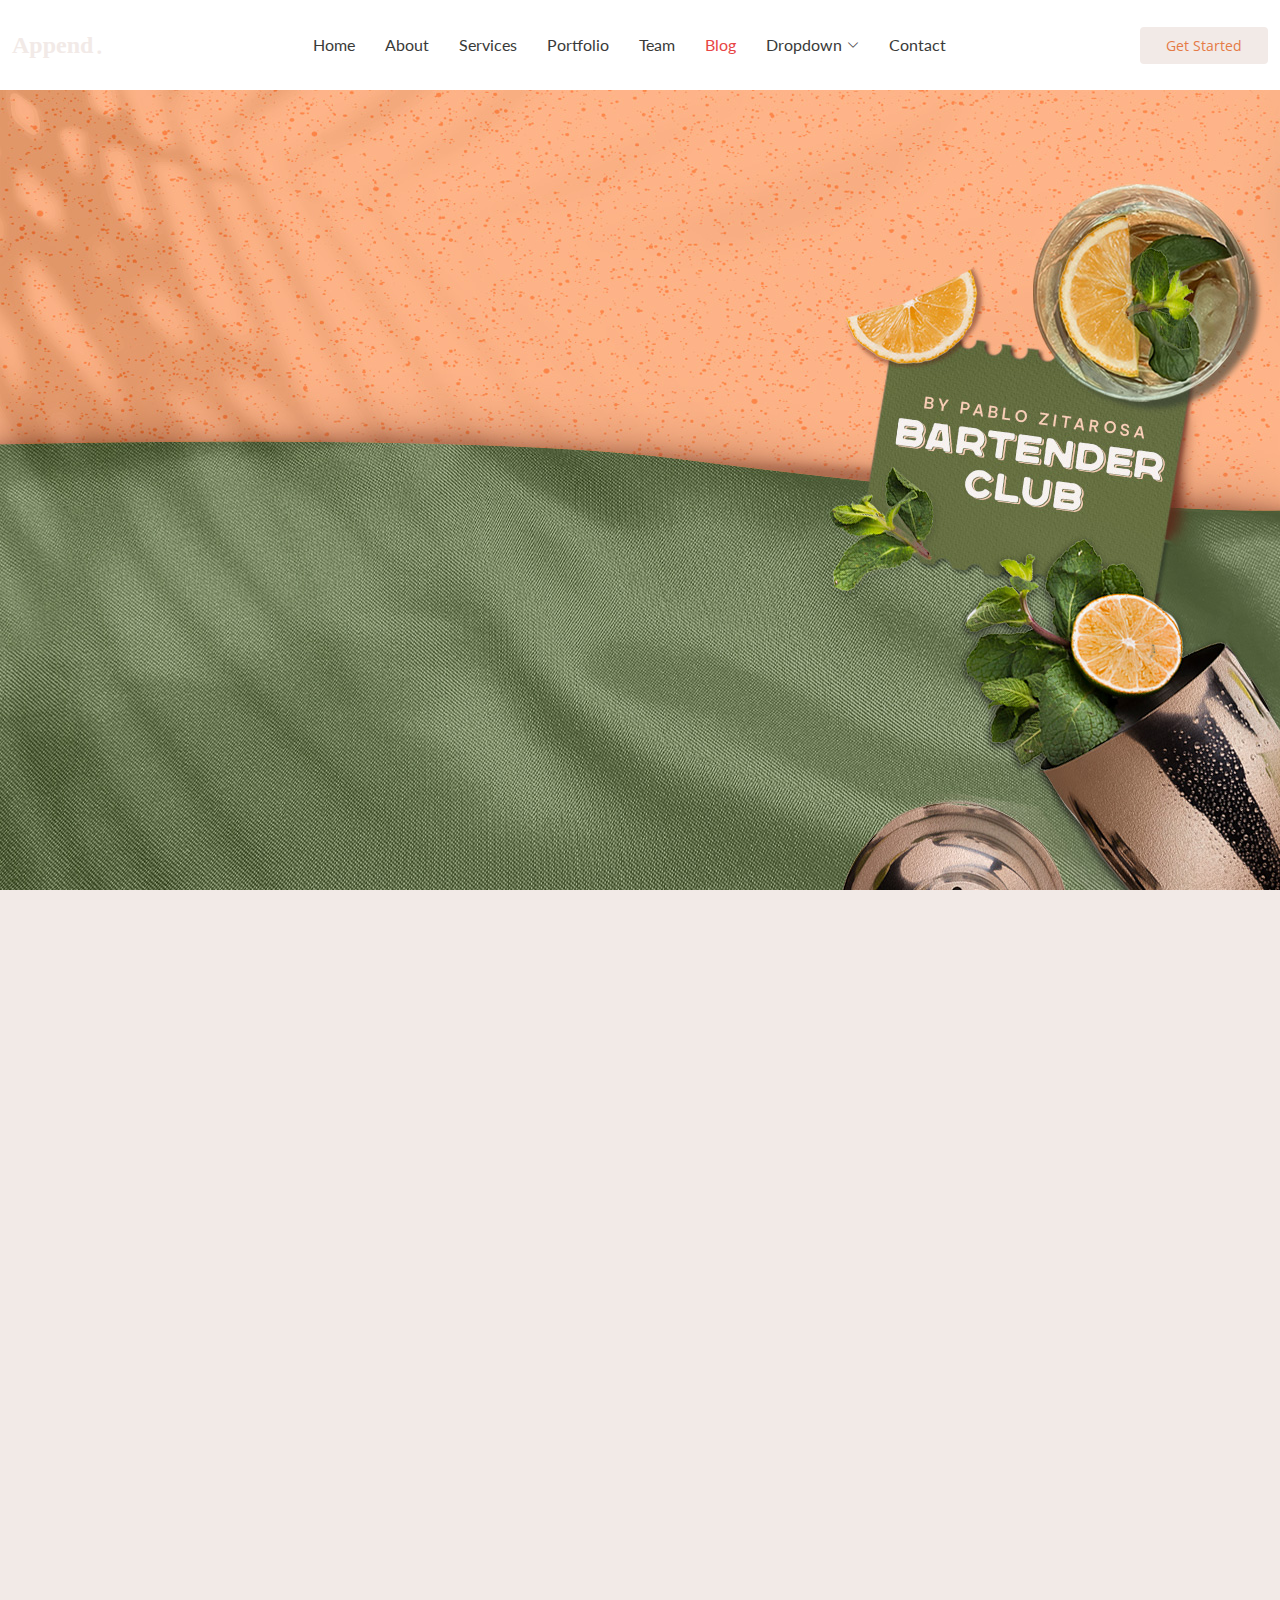
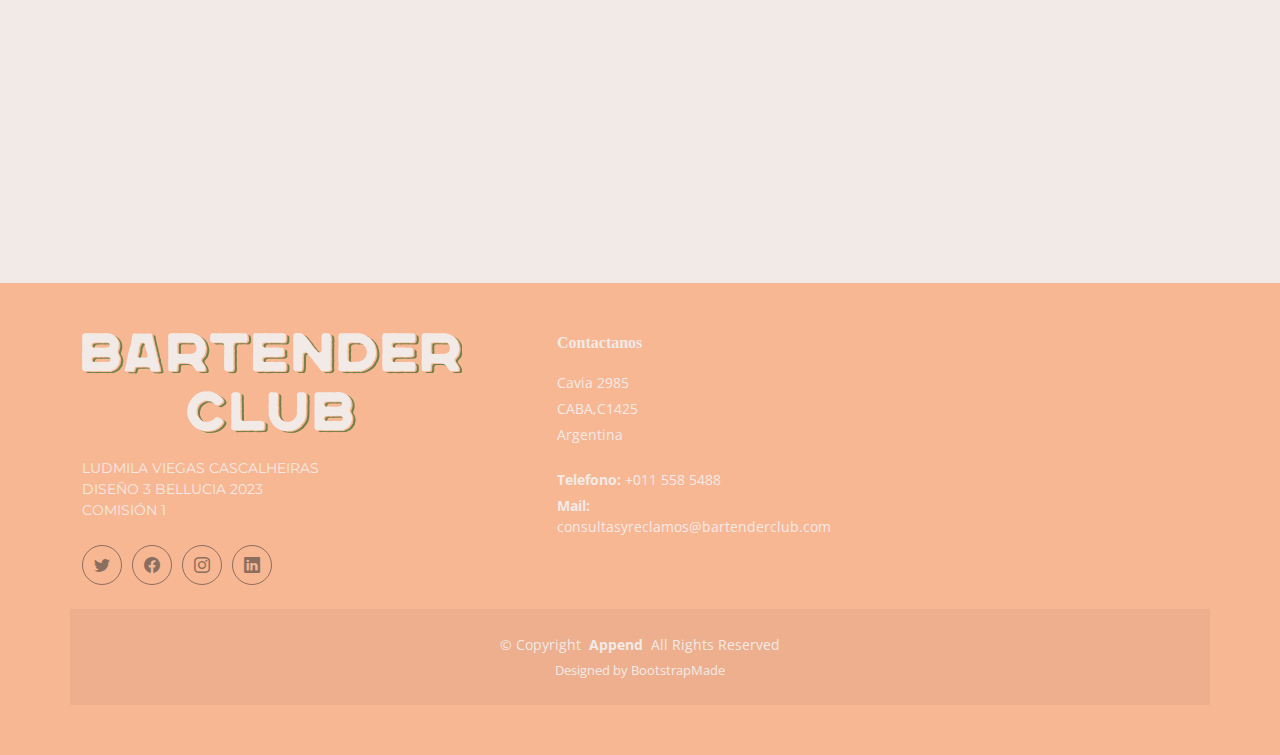
<file: blog.html>
<!DOCTYPE html>
<html lang="en">

<head>
  <meta charset="utf-8">
  <meta content="width=device-width, initial-scale=1.0" name="viewport">

  <title>Blog - Append Bootstrap Temlate</title>
  <meta content="" name="description">
  <meta content="" name="keywords">

  <!-- Favicons -->
  <link href="assets/img/favicon.png" rel="icon">
  <link href="assets/img/apple-touch-icon.png" rel="apple-touch-icon">

  <!-- Fonts -->
  <link href="https://fonts.googleapis.com" rel="preconnect">
  <link href="https://fonts.gstatic.com" rel="preconnect" crossorigin>
  <link href="https://fonts.googleapis.com/css2?family=Open+Sans:ital,wght@0,300;0,400;0,500;0,600;0,700;0,800;1,300;1,400;1,500;1,600;1,700;1,800&family=Montserrat:ital,wght@0,100;0,200;0,300;0,400;0,500;0,600;0,700;0,800;0,900;1,100;1,200;1,300;1,400;1,500;1,600;1,700;1,800;1,900&family=Lato:ital,wght@0,100;0,300;0,400;0,700;0,900;1,100;1,300;1,400;1,700;1,900&display=swap" rel="stylesheet">

  <!-- Vendor CSS Files -->
  <link href="assets/vendor/bootstrap/css/bootstrap.min.css" rel="stylesheet">
  <link href="assets/vendor/bootstrap-icons/bootstrap-icons.css" rel="stylesheet">
  <link href="assets/vendor/glightbox/css/glightbox.min.css" rel="stylesheet">
  <link href="assets/vendor/swiper/swiper-bundle.min.css" rel="stylesheet">
  <link href="assets/vendor/aos/aos.css" rel="stylesheet">

  <!-- Template Main CSS File -->
  <link href="assets/css/main.css" rel="stylesheet">

  <!-- =======================================================
  * Template Name: Append
  * Updated: Aug 30 2023 with Bootstrap v5.3.1
  * Template URL: https://bootstrapmade.com/append-bootstrap-website-template/
  * Author: BootstrapMade.com
  * License: https://bootstrapmade.com/license/
  ======================================================== -->
</head>

<body class="blog-page" data-bs-spy="scroll" data-bs-target="#navmenu">

  <!-- ======= Header ======= -->
  <header id="header" class="header sticky-top d-flex align-items-center">
    <div class="container-fluid d-flex align-items-center justify-content-between">

      <a href="index.html" class="logo d-flex align-items-center me-auto me-xl-0">
        <!-- Uncomment the line below if you also wish to use an image logo -->
        <!-- <img src="assets/img/logo.png" alt=""> -->
        <h1>Append</h1>
        <span>.</span>
      </a>

      <!-- Nav Menu -->
      <nav id="navmenu" class="navmenu">
        <ul>
          <li><a href="index.html#hero">Home</a></li>
          <li><a href="index.html#about">About</a></li>
          <li><a href="index.html#services">Services</a></li>
          <li><a href="index.html#portfolio">Portfolio</a></li>
          <li><a href="index.html#team">Team</a></li>
          <li><a href="blog.html" class="active">Blog</a></li>
          <li class="dropdown has-dropdown"><a href="#"><span>Dropdown</span> <i class="bi bi-chevron-down"></i></a>
            <ul class="dd-box-shadow">
              <li><a href="#">Dropdown 1</a></li>
              <li class="dropdown has-dropdown"><a href="#"><span>Deep Dropdown</span> <i class="bi bi-chevron-down"></i></a>
                <ul class="dd-box-shadow">
                  <li><a href="#">Deep Dropdown 1</a></li>
                  <li><a href="#">Deep Dropdown 2</a></li>
                  <li><a href="#">Deep Dropdown 3</a></li>
                  <li><a href="#">Deep Dropdown 4</a></li>
                  <li><a href="#">Deep Dropdown 5</a></li>
                </ul>
              </li>
              <li><a href="#">Dropdown 2</a></li>
              <li><a href="#">Dropdown 3</a></li>
              <li><a href="#">Dropdown 4</a></li>
            </ul>
          </li>
          <li><a href="index.html#contact">Contact</a></li>
        </ul>

        <i class="mobile-nav-toggle d-xl-none bi bi-list"></i>
      </nav><!-- End Nav Menu -->

      <a class="btn-getstarted" href="index.html#about">Get Started</a>

    </div>
  </header><!-- End Header -->

  <main id="main">

    <!-- Blog Page Title & Breadcrumbs -->

    <img src="assets/img/hero-bg.jpg" alt="" data-aos="fade-in">
    
    <div data-aos="fade" class="page-title">
      <div class="heading">
        <div class="container">
          <div class="row d-flex justify-content-center text-center">
            <div class="col-lg-8">
              <h1>Blog</h1>
              <p class="mb-0">Odio et unde deleniti. Deserunt numquam exercitationem. Officiis quo odio sint voluptas consequatur ut a odio voluptatem. Sit dolorum debitis veritatis natus dolores. Quasi ratione sint. Sit quaerat ipsum dolorem.</p>
            </div>
          </div>
        </div>
      </div>
      <nav class="breadcrumbs">
        <div class="container">
          <ol>
            <li><a href="index.html">Home</a></li>
            <li class="current">Blog</li>
          </ol>
        </div>
      </nav>
    </div><!-- End Page Title -->

    <!-- Blog Section - Blog Page -->
    <section id="blog" class="blog">

      <div class="container" data-aos="fade-up" data-aos-delay="100">

        <div class="row gy-4 posts-list">

          <div class="col-xl-4 col-lg-6">
            <article>

              <div class="post-img">
                <img src="assets/img/blog/blog-1.jpg" alt="" class="img-fluid">
              </div>

              <p class="post-category">Politics</p>

              <h2 class="title">
                <a href="blog-details.html">Dolorum optio tempore voluptas dignissimos</a>
              </h2>

              <div class="d-flex align-items-center">
                <img src="assets/img/blog/blog-author.jpg" alt="" class="img-fluid post-author-img flex-shrink-0">
                <div class="post-meta">
                  <p class="post-author">Maria Doe</p>
                  <p class="post-date">
                    <time datetime="2022-01-01">Jan 1, 2022</time>
                  </p>
                </div>
              </div>

            </article>
          </div><!-- End post list item -->

          <div class="col-xl-4 col-lg-6">
            <article>

              <div class="post-img">
                <img src="assets/img/blog/blog-2.jpg" alt="" class="img-fluid">
              </div>

              <p class="post-category">Sports</p>

              <h2 class="title">
                <a href="blog-details.html">Nisi magni odit consequatur autem nulla dolorem</a>
              </h2>

              <div class="d-flex align-items-center">
                <img src="assets/img/blog/blog-author-2.jpg" alt="" class="img-fluid post-author-img flex-shrink-0">
                <div class="post-meta">
                  <p class="post-author">Allisa Mayer</p>
                  <p class="post-date">
                    <time datetime="2022-01-01">Jun 5, 2022</time>
                  </p>
                </div>
              </div>

            </article>
          </div><!-- End post list item -->

          <div class="col-xl-4 col-lg-6">
            <article>

              <div class="post-img">
                <img src="assets/img/blog/blog-3.jpg" alt="" class="img-fluid">
              </div>

              <p class="post-category">Entertainment</p>

              <h2 class="title">
                <a href="blog-details.html">Possimus soluta ut id suscipit ea ut in quo quia et soluta</a>
              </h2>

              <div class="d-flex align-items-center">
                <img src="assets/img/blog/blog-author-3.jpg" alt="" class="img-fluid post-author-img flex-shrink-0">
                <div class="post-meta">
                  <p class="post-author">Mark Dower</p>
                  <p class="post-date">
                    <time datetime="2022-01-01">Jun 22, 2022</time>
                  </p>
                </div>
              </div>

            </article>
          </div><!-- End post list item -->

          <div class="col-xl-4 col-lg-6">
            <article>

              <div class="post-img">
                <img src="assets/img/blog/blog-4.jpg" alt="" class="img-fluid">
              </div>

              <p class="post-category">Sports</p>

              <h2 class="title">
                <a href="blog-details.html">Non rem rerum nam cum quo minus olor distincti</a>
              </h2>

              <div class="d-flex align-items-center">
                <img src="assets/img/blog/blog-author-4.jpg" alt="" class="img-fluid post-author-img flex-shrink-0">
                <div class="post-meta">
                  <p class="post-author">Lisa Neymar</p>
                  <p class="post-date">
                    <time datetime="2022-01-01">Jun 30, 2022</time>
                  </p>
                </div>
              </div>

            </article>
          </div><!-- End post list item -->

          <div class="col-xl-4 col-lg-6">
            <article>

              <div class="post-img">
                <img src="assets/img/blog/blog-5.jpg" alt="" class="img-fluid">
              </div>

              <p class="post-category">Politics</p>

              <h2 class="title">
                <a href="blog-details.html">Accusamus quaerat aliquam qui debitis facilis consequatur</a>
              </h2>

              <div class="d-flex align-items-center">
                <img src="assets/img/blog/blog-author-5.jpg" alt="" class="img-fluid post-author-img flex-shrink-0">
                <div class="post-meta">
                  <p class="post-author">Denis Peterson</p>
                  <p class="post-date">
                    <time datetime="2022-01-01">Jan 30, 2022</time>
                  </p>
                </div>
              </div>

            </article>
          </div><!-- End post list item -->

          <div class="col-xl-4 col-lg-6">
            <article>

              <div class="post-img">
                <img src="assets/img/blog/blog-6.jpg" alt="" class="img-fluid">
              </div>

              <p class="post-category">Entertainment</p>

              <h2 class="title">
                <a href="blog-details.html">Distinctio provident quibusdam numquam aperiam aut</a>
              </h2>

              <div class="d-flex align-items-center">
                <img src="assets/img/blog/blog-author-6.jpg" alt="" class="img-fluid post-author-img flex-shrink-0">
                <div class="post-meta">
                  <p class="post-author">Mika Lendon</p>
                  <p class="post-date">
                    <time datetime="2022-01-01">Feb 14, 2022</time>
                  </p>
                </div>
              </div>

            </article>
          </div><!-- End post list item -->

        </div><!-- End blog posts list -->

        <div class="pagination d-flex justify-content-center">
          <ul>
            <li><a href="#">1</a></li>
            <li class="active"><a href="#">2</a></li>
            <li><a href="#">3</a></li>
          </ul>
        </div><!-- End pagination -->

      </div>

    </section><!-- End Blog Section -->

  </main>

  <!-- ======= Footer ======= -->
  <footer id="footer" class="footer">

    <div class="container footer-top">
      <div class="row gy-4">
        <div class="col-lg-5 col-md-12 footer-about">
            <img src="assets\img\logo dos.png" class="logo d-flex align-items-center">
          </a>
          <p>LUDMILA VIEGAS CASCALHEIRAS<br />
            DISEÑO 3 BELLUCIA 2023<br />
            COMISIÓN 1
          
          </p>
          <div class="social-links d-flex mt-4">
            <a href=""><i class="bi bi-twitter"></i></a>
            <a href=""><i class="bi bi-facebook"></i></a>
            <a href=""><i class="bi bi-instagram"></i></a>
            <a href=""><i class="bi bi-linkedin"></i></a>
          </div>
        </div>

        <div class="col-lg-3 col-md-12 footer-contact text-center text-md-start">
          <h4>Contactanos</h4>
          <p>Cavia 2985</p>
          <p>CABA,C1425</p>
          <p>Argentina</p>
          <p class="mt-4"><strong>Telefono:</strong> <span>+011 558 5488</span></p>
          <p><strong>Mail:</strong> <span>consultasyreclamos@bartenderclub.com</span></p>
        </div>

      </div>
    </div>

    <div class="container copyright text-center mt-4">
      <p>&copy; <span>Copyright</span> <strong class="px-1">Append</strong> <span>All Rights Reserved</span></p>
      <div class="credits">
        <!-- All the links in the footer should remain intact. -->
        <!-- You can delete the links only if you've purchased the pro version. -->
        <!-- Licensing information: https://bootstrapmade.com/license/ -->
        <!-- Purchase the pro version with working PHP/AJAX contact form: [buy-url] -->
        Designed by <a href="https://bootstrapmade.com/">BootstrapMade</a>
      </div>
    </div>

  </footer><!-- End Footer -->


  <!-- Scroll Top Button -->
  <a href="#" id="scroll-top" class="scroll-top d-flex align-items-center justify-content-center"><i class="bi bi-arrow-up-short"></i></a>

  <!-- Preloader -->
  <div id="preloader">
    <div></div>
    <div></div>
    <div></div>
    <div></div>
  </div>

  <!-- Vendor JS Files -->
  <script src="assets/vendor/bootstrap/js/bootstrap.bundle.min.js"></script>
  <script src="assets/vendor/glightbox/js/glightbox.min.js"></script>
  <script src="assets/vendor/purecounter/purecounter_vanilla.js"></script>
  <script src="assets/vendor/isotope-layout/isotope.pkgd.min.js"></script>
  <script src="assets/vendor/swiper/swiper-bundle.min.js"></script>
  <script src="assets/vendor/aos/aos.js"></script>
  <script src="assets/vendor/php-email-form/validate.js"></script>

  <!-- Template Main JS File -->
  <script src="assets/js/main.js"></script>

</body>

</html>
</file>
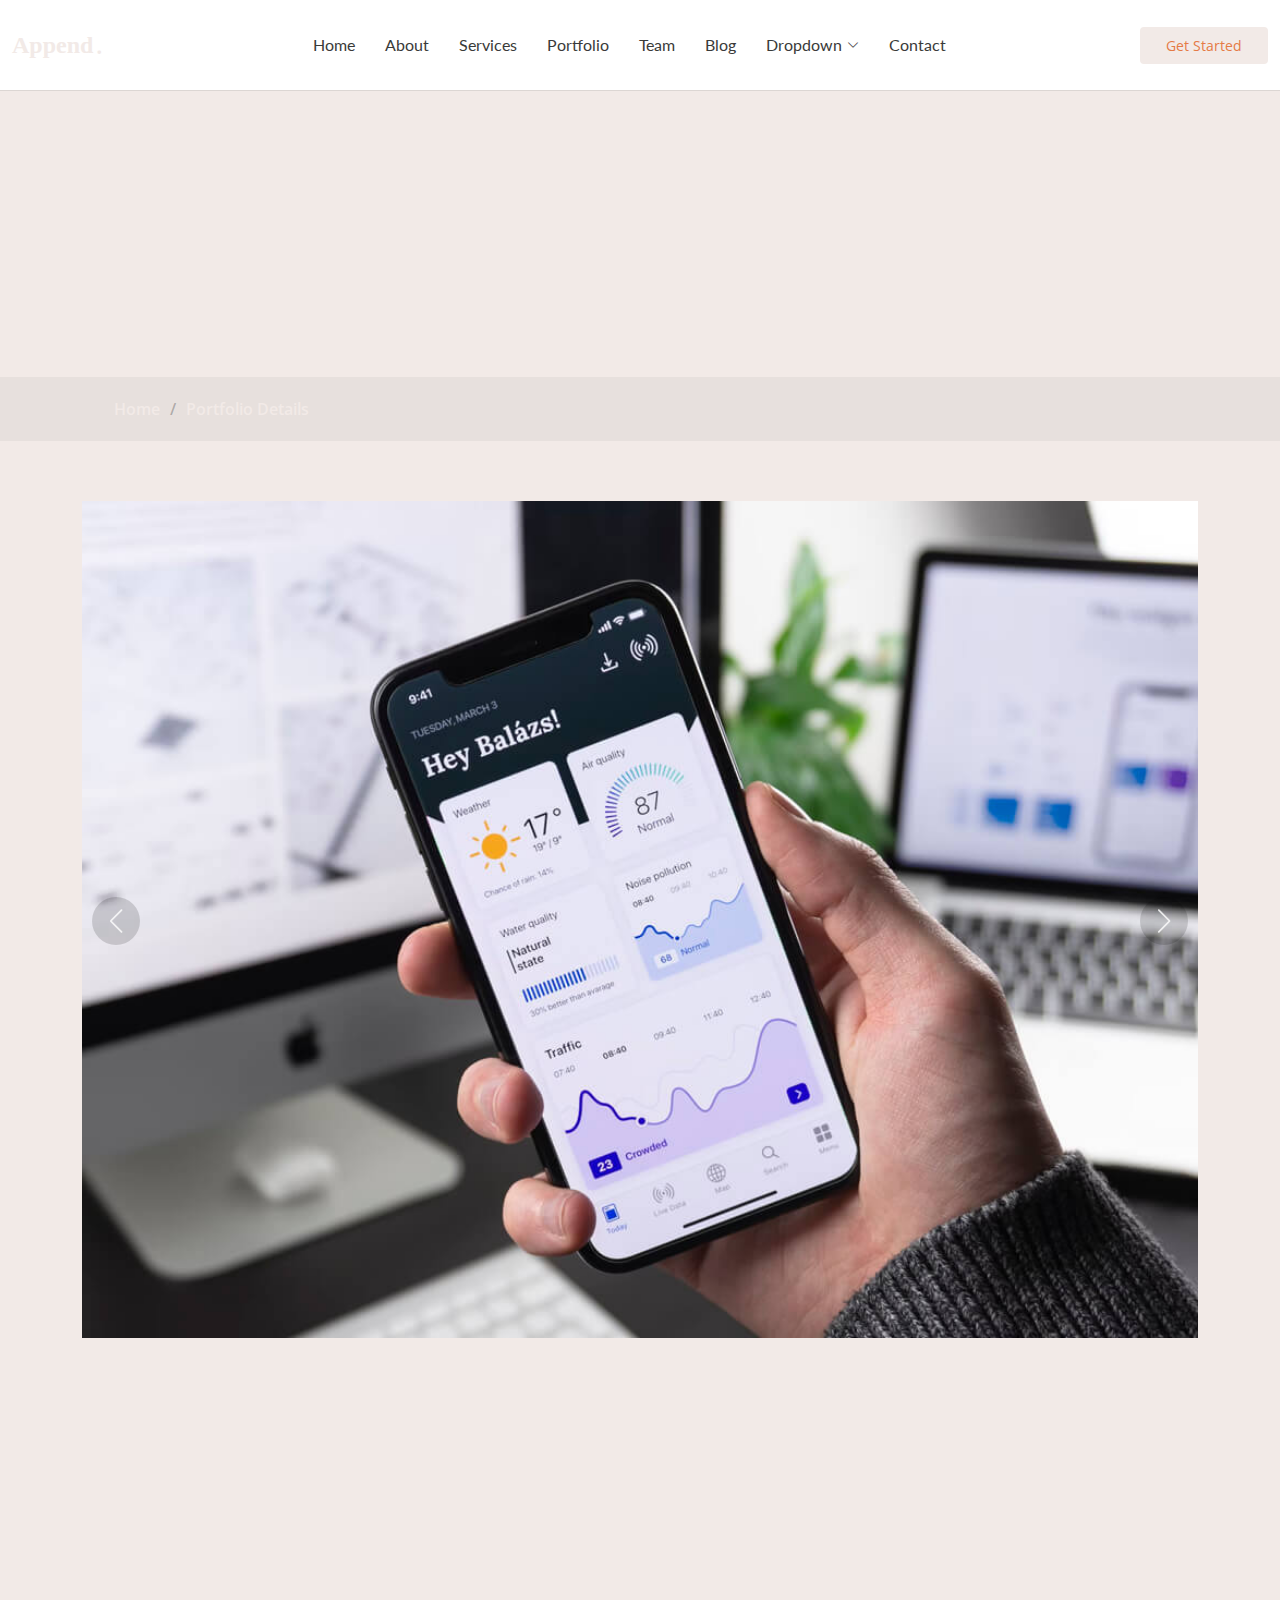
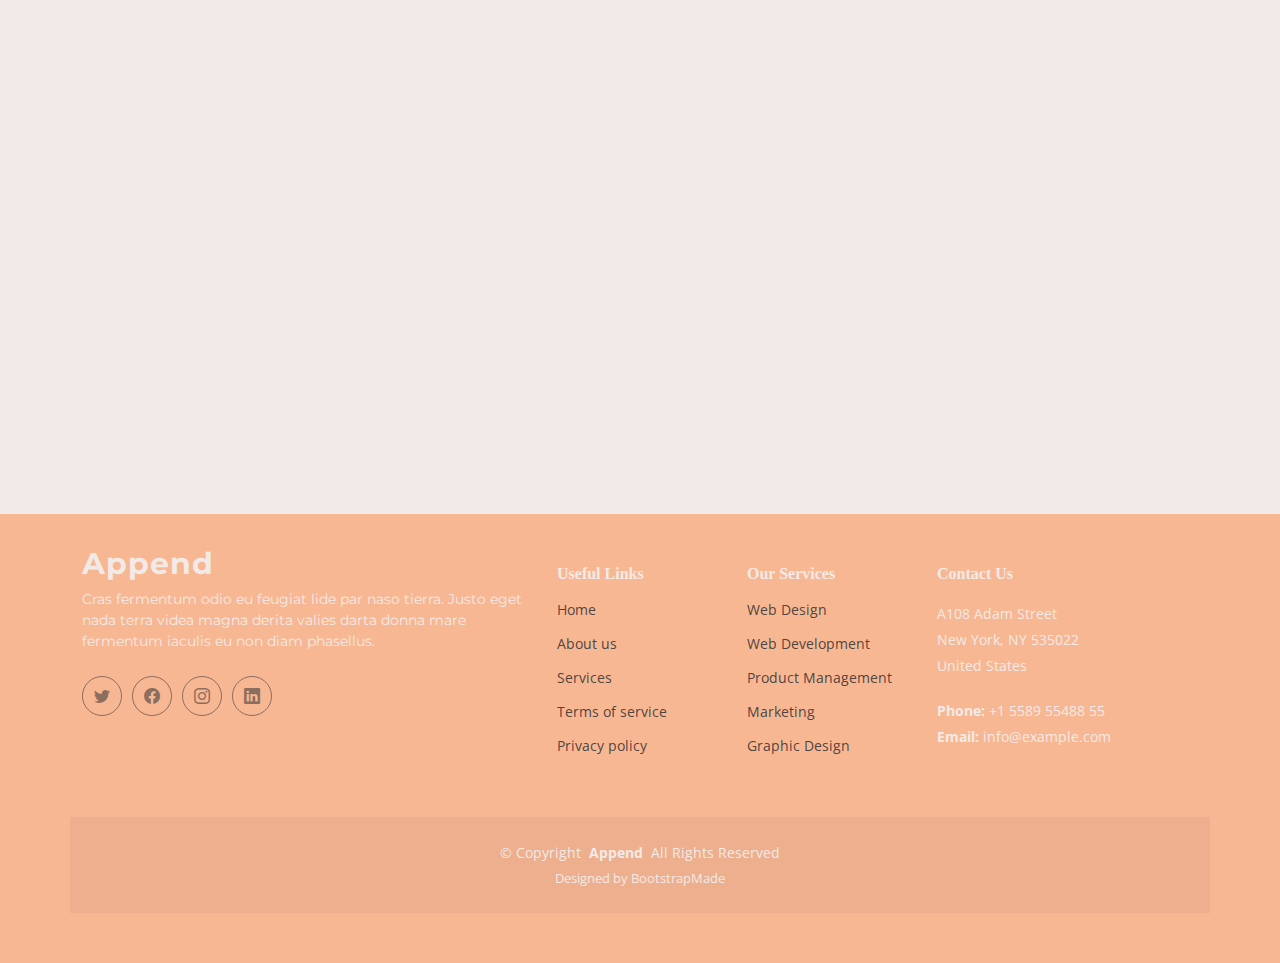
<file: portfolio-details.html>
<!DOCTYPE html>
<html lang="en">

<head>
  <meta charset="utf-8">
  <meta content="width=device-width, initial-scale=1.0" name="viewport">

  <title>Portfolio Details - Append Bootstrap Temlate</title>
  <meta content="" name="description">
  <meta content="" name="keywords">

  <!-- Favicons -->
  <link href="assets/img/favicon.png" rel="icon">
  <link href="assets/img/apple-touch-icon.png" rel="apple-touch-icon">

  <!-- Fonts -->
  <link href="https://fonts.googleapis.com" rel="preconnect">
  <link href="https://fonts.gstatic.com" rel="preconnect" crossorigin>
  <link href="https://fonts.googleapis.com/css2?family=Open+Sans:ital,wght@0,300;0,400;0,500;0,600;0,700;0,800;1,300;1,400;1,500;1,600;1,700;1,800&family=Montserrat:ital,wght@0,100;0,200;0,300;0,400;0,500;0,600;0,700;0,800;0,900;1,100;1,200;1,300;1,400;1,500;1,600;1,700;1,800;1,900&family=Lato:ital,wght@0,100;0,300;0,400;0,700;0,900;1,100;1,300;1,400;1,700;1,900&display=swap" rel="stylesheet">

  <!-- Vendor CSS Files -->
  <link href="assets/vendor/bootstrap/css/bootstrap.min.css" rel="stylesheet">
  <link href="assets/vendor/bootstrap-icons/bootstrap-icons.css" rel="stylesheet">
  <link href="assets/vendor/glightbox/css/glightbox.min.css" rel="stylesheet">
  <link href="assets/vendor/swiper/swiper-bundle.min.css" rel="stylesheet">
  <link href="assets/vendor/aos/aos.css" rel="stylesheet">

  <!-- Template Main CSS File -->
  <link href="assets/css/main.css" rel="stylesheet">

  <!-- =======================================================
  * Template Name: Append
  * Updated: Aug 30 2023 with Bootstrap v5.3.1
  * Template URL: https://bootstrapmade.com/append-bootstrap-website-template/
  * Author: BootstrapMade.com
  * License: https://bootstrapmade.com/license/
  ======================================================== -->
</head>

<body class="portfolio-details-page" data-bs-spy="scroll" data-bs-target="#navmenu">

  <!-- ======= Header ======= -->
  <header id="header" class="header sticky-top d-flex align-items-center">
    <div class="container-fluid d-flex align-items-center justify-content-between">

      <a href="index.html" class="logo d-flex align-items-center me-auto me-xl-0">
        <!-- Uncomment the line below if you also wish to use an image logo -->
        <!-- <img src="assets/img/logo.png" alt=""> -->
        <h1>Append</h1>
        <span>.</span>
      </a>

      <!-- Nav Menu -->
      <nav id="navmenu" class="navmenu">
        <ul>
          <li><a href="index.html#hero">Home</a></li>
          <li><a href="index.html#about">About</a></li>
          <li><a href="index.html#services">Services</a></li>
          <li><a href="index.html#portfolio">Portfolio</a></li>
          <li><a href="index.html#team">Team</a></li>
          <li><a href="blog.html">Blog</a></li>
          <li class="dropdown has-dropdown"><a href="#"><span>Dropdown</span> <i class="bi bi-chevron-down"></i></a>
            <ul class="dd-box-shadow">
              <li><a href="#">Dropdown 1</a></li>
              <li class="dropdown has-dropdown"><a href="#"><span>Deep Dropdown</span> <i class="bi bi-chevron-down"></i></a>
                <ul class="dd-box-shadow">
                  <li><a href="#">Deep Dropdown 1</a></li>
                  <li><a href="#">Deep Dropdown 2</a></li>
                  <li><a href="#">Deep Dropdown 3</a></li>
                  <li><a href="#">Deep Dropdown 4</a></li>
                  <li><a href="#">Deep Dropdown 5</a></li>
                </ul>
              </li>
              <li><a href="#">Dropdown 2</a></li>
              <li><a href="#">Dropdown 3</a></li>
              <li><a href="#">Dropdown 4</a></li>
            </ul>
          </li>
          <li><a href="index.html#contact">Contact</a></li>
        </ul>

        <i class="mobile-nav-toggle d-xl-none bi bi-list"></i>
      </nav><!-- End Nav Menu -->

      <a class="btn-getstarted" href="index.html#about">Get Started</a>

    </div>
  </header><!-- End Header -->

  <main id="main">

    <!-- Portfolio Details Page Title & Breadcrumbs -->
    <div data-aos="fade" class="page-title">
      <div class="heading">
        <div class="container">
          <div class="row d-flex justify-content-center text-center">
            <div class="col-lg-8">
              <h1>Portfolio Details</h1>
              <p class="mb-0">Odio et unde deleniti. Deserunt numquam exercitationem. Officiis quo odio sint voluptas consequatur ut a odio voluptatem. Sit dolorum debitis veritatis natus dolores. Quasi ratione sint. Sit quaerat ipsum dolorem.</p>
            </div>
          </div>
        </div>
      </div>
      <nav class="breadcrumbs">
        <div class="container">
          <ol>
            <li><a href="index.html">Home</a></li>
            <li class="current">Portfolio Details</li>
          </ol>
        </div>
      </nav>
    </div><!-- End Page Title -->

    <!-- Portfolio-details Section - Portfolio Details Page -->
    <section id="portfolio-details" class="portfolio-details">

      <div class="container" data-aos="fade-up">

        <div class="portfolio-details-slider swiper">
          <template class="swiper-config">
            {
            "loop": true,
            "speed" : 600,
            "autoplay": {
            "delay": 5000
            },
            "slidesPerView": "auto",
            "navigation": {
            "nextEl": ".swiper-button-next",
            "prevEl": ".swiper-button-prev"
            }
            }
          </template>
          <div class="swiper-wrapper align-items-center">

            <div class="swiper-slide">
              <img src="assets/img/portfolio/app-1.jpg" alt="">
            </div>

            <div class="swiper-slide">
              <img src="assets/img/portfolio/product-1.jpg" alt="">
            </div>

            <div class="swiper-slide">
              <img src="assets/img/portfolio/branding-1.jpg" alt="">
            </div>

            <div class="swiper-slide">
              <img src="assets/img/portfolio/books-1.jpg" alt="">
            </div>

          </div>
          <div class="swiper-button-prev"></div>
          <div class="swiper-button-next"></div>
        </div>

        <div class="row justify-content-between gy-4 mt-4">

          <div class="col-lg-8" data-aos="fade-up">
            <div class="portfolio-description">
              <h2>This is an example of portfolio details</h2>
              <p>
                Autem ipsum nam porro corporis rerum. Quis eos dolorem eos itaque inventore commodi labore quia quia. Exercitationem repudiandae officiis neque suscipit non officia eaque itaque enim. Voluptatem officia accusantium nesciunt est omnis tempora consectetur dignissimos. Sequi nulla at esse enim cum deserunt eius.
              </p>
              <p>
                Amet consequatur qui dolore veniam voluptatem voluptatem sit. Non aspernatur atque natus ut cum nam et. Praesentium error dolores rerum minus sequi quia veritatis eum. Eos et doloribus doloremque nesciunt molestiae laboriosam.
              </p>

              <div class="testimonial-item">
                <p>
                  <i class="bi bi-quote quote-icon-left"></i>
                  <span>Export tempor illum tamen malis malis eram quae irure esse labore quem cillum quid cillum eram malis quorum velit fore eram velit sunt aliqua noster fugiat irure amet legam anim culpa.</span>
                  <i class="bi bi-quote quote-icon-right"></i>
                </p>
                <div>
                  <img src="assets/img/testimonials/testimonials-2.jpg" class="testimonial-img" alt="">
                  <h3>Sara Wilsson</h3>
                  <h4>Designer</h4>
                </div>
              </div>

              <p>
                Impedit ipsum quae et aliquid doloribus et voluptatem quasi. Perspiciatis occaecati earum et magnam animi. Quibusdam non qui ea vitae suscipit vitae sunt. Repudiandae incidunt cumque minus deserunt assumenda tempore. Delectus voluptas necessitatibus est.
              </p>

              <p>
                Sunt voluptatum sapiente facilis quo odio aut ipsum repellat debitis. Molestiae et autem libero. Explicabo et quod necessitatibus similique quis dolor eum. Numquam eaque praesentium rem et qui nesciunt.
              </p>

            </div>
          </div>

          <div class="col-lg-3" data-aos="fade-up" data-aos-delay="100">
            <div class="portfolio-info">
              <h3>Project information</h3>
              <ul>
                <li><strong>Category</strong> Web design</li>
                <li><strong>Client</strong> ASU Company</li>
                <li><strong>Project date</strong> 01 March, 2020</li>
                <li><strong>Project URL</strong> <a href="#">www.example.com</a></li>
                <li><a href="#" class="btn-visit align-self-start">Visit Website</a></li>
              </ul>
            </div>
          </div>

        </div>

      </div>

    </section><!-- End Portfolio-details Section -->

  </main>

  <!-- ======= Footer ======= -->
  <footer id="footer" class="footer">

    <div class="container footer-top">
      <div class="row gy-4">
        <div class="col-lg-5 col-md-12 footer-about">
          <a href="index.html" class="logo d-flex align-items-center">
            <span>Append</span>
          </a>
          <p>Cras fermentum odio eu feugiat lide par naso tierra. Justo eget nada terra videa magna derita valies darta donna mare fermentum iaculis eu non diam phasellus.</p>
          <div class="social-links d-flex mt-4">
            <a href=""><i class="bi bi-twitter"></i></a>
            <a href=""><i class="bi bi-facebook"></i></a>
            <a href=""><i class="bi bi-instagram"></i></a>
            <a href=""><i class="bi bi-linkedin"></i></a>
          </div>
        </div>

        <div class="col-lg-2 col-6 footer-links">
          <h4>Useful Links</h4>
          <ul>
            <li><a href="#">Home</a></li>
            <li><a href="#">About us</a></li>
            <li><a href="#">Services</a></li>
            <li><a href="#">Terms of service</a></li>
            <li><a href="#">Privacy policy</a></li>
          </ul>
        </div>

        <div class="col-lg-2 col-6 footer-links">
          <h4>Our Services</h4>
          <ul>
            <li><a href="#">Web Design</a></li>
            <li><a href="#">Web Development</a></li>
            <li><a href="#">Product Management</a></li>
            <li><a href="#">Marketing</a></li>
            <li><a href="#">Graphic Design</a></li>
          </ul>
        </div>

        <div class="col-lg-3 col-md-12 footer-contact text-center text-md-start">
          <h4>Contact Us</h4>
          <p>A108 Adam Street</p>
          <p>New York, NY 535022</p>
          <p>United States</p>
          <p class="mt-4"><strong>Phone:</strong> <span>+1 5589 55488 55</span></p>
          <p><strong>Email:</strong> <span>info@example.com</span></p>
        </div>

      </div>
    </div>

    <div class="container copyright text-center mt-4">
      <p>&copy; <span>Copyright</span> <strong class="px-1">Append</strong> <span>All Rights Reserved</span></p>
      <div class="credits">
        <!-- All the links in the footer should remain intact. -->
        <!-- You can delete the links only if you've purchased the pro version. -->
        <!-- Licensing information: https://bootstrapmade.com/license/ -->
        <!-- Purchase the pro version with working PHP/AJAX contact form: [buy-url] -->
        Designed by <a href="https://bootstrapmade.com/">BootstrapMade</a>
      </div>
    </div>

  </footer><!-- End Footer -->

  <!-- Scroll Top Button -->
  <a href="#" id="scroll-top" class="scroll-top d-flex align-items-center justify-content-center"><i class="bi bi-arrow-up-short"></i></a>

  <!-- Preloader -->
  <div id="preloader">
    <div></div>
    <div></div>
    <div></div>
    <div></div>
  </div>

  <!-- Vendor JS Files -->
  <script src="assets/vendor/bootstrap/js/bootstrap.bundle.min.js"></script>
  <script src="assets/vendor/glightbox/js/glightbox.min.js"></script>
  <script src="assets/vendor/purecounter/purecounter_vanilla.js"></script>
  <script src="assets/vendor/isotope-layout/isotope.pkgd.min.js"></script>
  <script src="assets/vendor/swiper/swiper-bundle.min.js"></script>
  <script src="assets/vendor/aos/aos.js"></script>
  <script src="assets/vendor/php-email-form/validate.js"></script>

  <!-- Template Main JS File -->
  <script src="assets/js/main.js"></script>

</body>

</html>
</file>
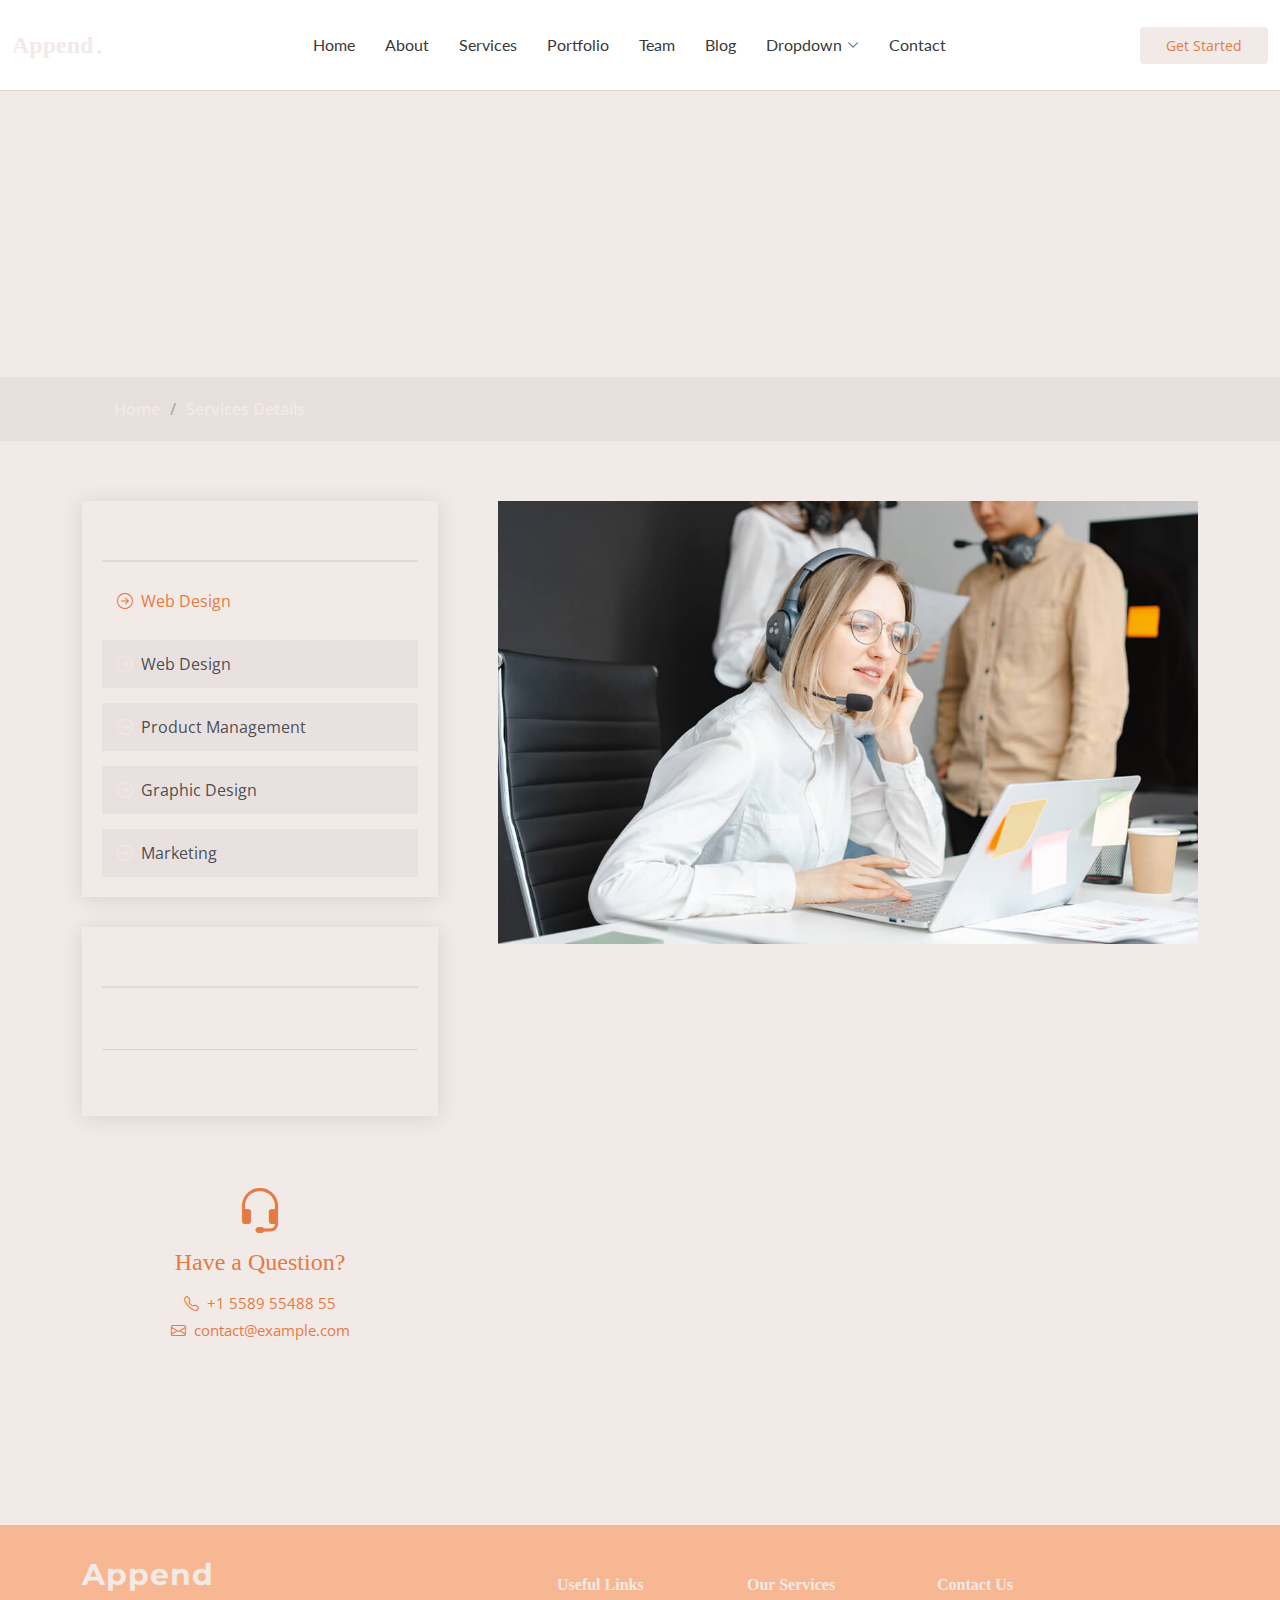
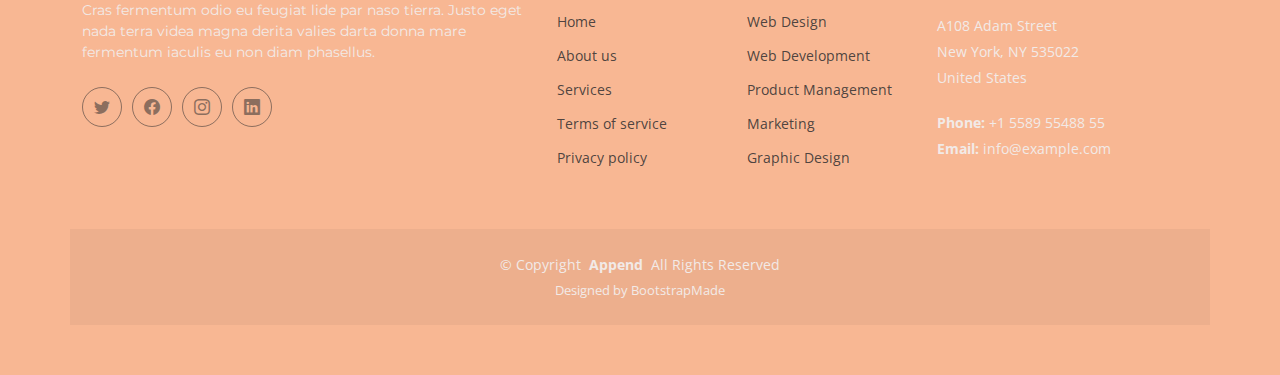
<file: services-details.html>
<!DOCTYPE html>
<html lang="en">

<head>
  <meta charset="utf-8">
  <meta content="width=device-width, initial-scale=1.0" name="viewport">

  <title>Services Details - Append Bootstrap Temlate</title>
  <meta content="" name="description">
  <meta content="" name="keywords">

  <!-- Favicons -->
  <link href="assets/img/favicon.png" rel="icon">
  <link href="assets/img/apple-touch-icon.png" rel="apple-touch-icon">

  <!-- Fonts -->
  <link href="https://fonts.googleapis.com" rel="preconnect">
  <link href="https://fonts.gstatic.com" rel="preconnect" crossorigin>
  <link href="https://fonts.googleapis.com/css2?family=Open+Sans:ital,wght@0,300;0,400;0,500;0,600;0,700;0,800;1,300;1,400;1,500;1,600;1,700;1,800&family=Montserrat:ital,wght@0,100;0,200;0,300;0,400;0,500;0,600;0,700;0,800;0,900;1,100;1,200;1,300;1,400;1,500;1,600;1,700;1,800;1,900&family=Lato:ital,wght@0,100;0,300;0,400;0,700;0,900;1,100;1,300;1,400;1,700;1,900&display=swap" rel="stylesheet">

  <!-- Vendor CSS Files -->
  <link href="assets/vendor/bootstrap/css/bootstrap.min.css" rel="stylesheet">
  <link href="assets/vendor/bootstrap-icons/bootstrap-icons.css" rel="stylesheet">
  <link href="assets/vendor/glightbox/css/glightbox.min.css" rel="stylesheet">
  <link href="assets/vendor/swiper/swiper-bundle.min.css" rel="stylesheet">
  <link href="assets/vendor/aos/aos.css" rel="stylesheet">

  <!-- Template Main CSS File -->
  <link href="assets/css/main.css" rel="stylesheet">

  <!-- =======================================================
  * Template Name: Append
  * Updated: Aug 30 2023 with Bootstrap v5.3.1
  * Template URL: https://bootstrapmade.com/append-bootstrap-website-template/
  * Author: BootstrapMade.com
  * License: https://bootstrapmade.com/license/
  ======================================================== -->
</head>

<body class="services-details-page" data-bs-spy="scroll" data-bs-target="#navmenu">

  <!-- ======= Header ======= -->
  <header id="header" class="header sticky-top d-flex align-items-center">
    <div class="container-fluid d-flex align-items-center justify-content-between">

      <a href="index.html" class="logo d-flex align-items-center me-auto me-xl-0">
        <!-- Uncomment the line below if you also wish to use an image logo -->
        <!-- <img src="assets/img/logo.png" alt=""> -->
        <h1>Append</h1>
        <span>.</span>
      </a>

      <!-- Nav Menu -->
      <nav id="navmenu" class="navmenu">
        <ul>
          <li><a href="index.html#hero">Home</a></li>
          <li><a href="index.html#about">About</a></li>
          <li><a href="index.html#services">Services</a></li>
          <li><a href="index.html#portfolio">Portfolio</a></li>
          <li><a href="index.html#team">Team</a></li>
          <li><a href="blog.html">Blog</a></li>
          <li class="dropdown has-dropdown"><a href="#"><span>Dropdown</span> <i class="bi bi-chevron-down"></i></a>
            <ul class="dd-box-shadow">
              <li><a href="#">Dropdown 1</a></li>
              <li class="dropdown has-dropdown"><a href="#"><span>Deep Dropdown</span> <i class="bi bi-chevron-down"></i></a>
                <ul class="dd-box-shadow">
                  <li><a href="#">Deep Dropdown 1</a></li>
                  <li><a href="#">Deep Dropdown 2</a></li>
                  <li><a href="#">Deep Dropdown 3</a></li>
                  <li><a href="#">Deep Dropdown 4</a></li>
                  <li><a href="#">Deep Dropdown 5</a></li>
                </ul>
              </li>
              <li><a href="#">Dropdown 2</a></li>
              <li><a href="#">Dropdown 3</a></li>
              <li><a href="#">Dropdown 4</a></li>
            </ul>
          </li>
          <li><a href="index.html#contact">Contact</a></li>
        </ul>

        <i class="mobile-nav-toggle d-xl-none bi bi-list"></i>
      </nav><!-- End Nav Menu -->

      <a class="btn-getstarted" href="index.html#about">Get Started</a>

    </div>
  </header><!-- End Header -->

  <main id="main">

    <!-- Services Details Page Title & Breadcrumbs -->
    <div data-aos="fade" class="page-title">
      <div class="heading">
        <div class="container">
          <div class="row d-flex justify-content-center text-center">
            <div class="col-lg-8">
              <h1>Services Details</h1>
              <p class="mb-0">Odio et unde deleniti. Deserunt numquam exercitationem. Officiis quo odio sint voluptas consequatur ut a odio voluptatem. Sit dolorum debitis veritatis natus dolores. Quasi ratione sint. Sit quaerat ipsum dolorem.</p>
            </div>
          </div>
        </div>
      </div>
      <nav class="breadcrumbs">
        <div class="container">
          <ol>
            <li><a href="index.html">Home</a></li>
            <li class="current">Services Details</li>
          </ol>
        </div>
      </nav>
    </div><!-- End Page Title -->

    <!-- Service-details Section - Services Details Page -->
    <section id="service-details" class="service-details">

      <div class="container">

        <div class="row gy-5">

          <div class="col-lg-4" data-aos="fade-up" data-aos-delay="100">

            <div class="service-box">
              <h4>Serices List</h4>
              <div class="services-list">
                <a href="#" class="active"><i class="bi bi-arrow-right-circle"></i><span>Web Design</span></a>
                <a href="#"><i class="bi bi-arrow-right-circle"></i><span>Web Design</span></a>
                <a href="#"><i class="bi bi-arrow-right-circle"></i><span>Product Management</span></a>
                <a href="#"><i class="bi bi-arrow-right-circle"></i><span>Graphic Design</span></a>
                <a href="#"><i class="bi bi-arrow-right-circle"></i><span>Marketing</span></a>
              </div>
            </div><!-- End Services List -->

            <div class="service-box">
              <h4>Download Catalog</h4>
              <div class="download-catalog">
                <a href="#"><i class="bi bi-filetype-pdf"></i><span>Catalog PDF</span></a>
                <a href="#"><i class="bi bi-file-earmark-word"></i><span>Catalog DOC</span></a>
              </div>
            </div><!-- End Services List -->

            <div class="help-box d-flex flex-column justify-content-center align-items-center">
              <i class="bi bi-headset help-icon"></i>
              <h4>Have a Question?</h4>
              <p class="d-flex align-items-center mt-2 mb-0"><i class="bi bi-telephone me-2"></i> <span>+1 5589 55488 55</span></p>
              <p class="d-flex align-items-center mt-1 mb-0"><i class="bi bi-envelope me-2"></i> <a href="mailto:contact@example.com">contact@example.com</a></span></p>
            </div>

          </div>

          <div class="col-lg-8 ps-lg-5" data-aos="fade-up" data-aos-delay="200">
            <img src="assets/img/services.jpg" alt="" class="img-fluid services-img">
            <h3>Temporibus et in vero dicta aut eius lidero plastis trand lined voluptas dolorem ut voluptas</h3>
            <p>
              Blanditiis voluptate odit ex error ea sed officiis deserunt. Cupiditate non consequatur et doloremque consequuntur. Accusantium labore reprehenderit error temporibus saepe perferendis fuga doloribus vero. Qui omnis quo sit. Dolorem architecto eum et quos deleniti officia qui.
            </p>
            <ul>
              <li><i class="bi bi-check-circle"></i> <span>Aut eum totam accusantium voluptatem.</span></li>
              <li><i class="bi bi-check-circle"></i> <span>Assumenda et porro nisi nihil nesciunt voluptatibus.</span></li>
              <li><i class="bi bi-check-circle"></i> <span>Ullamco laboris nisi ut aliquip ex ea</span></li>
            </ul>
            <p>
              Est reprehenderit voluptatem necessitatibus asperiores neque sed ea illo. Deleniti quam sequi optio iste veniam repellat odit. Aut pariatur itaque nesciunt fuga.
            </p>
            <p>
              Sunt rem odit accusantium omnis perspiciatis officia. Laboriosam aut consequuntur recusandae mollitia doloremque est architecto cupiditate ullam. Quia est ut occaecati fuga. Distinctio ex repellendus eveniet velit sint quia sapiente cumque. Et ipsa perferendis ut nihil. Laboriosam vel voluptates tenetur nostrum. Eaque iusto cupiditate et totam et quia dolorum in. Sunt molestiae ipsum at consequatur vero. Architecto ut pariatur autem ad non cumque nesciunt qui maxime. Sunt eum quia impedit dolore alias explicabo ea.
            </p>
          </div>

        </div>

      </div>

    </section><!-- End Service-details Section -->

  </main>

  <!-- ======= Footer ======= -->
  <footer id="footer" class="footer">

    <div class="container footer-top">
      <div class="row gy-4">
        <div class="col-lg-5 col-md-12 footer-about">
          <a href="index.html" class="logo d-flex align-items-center">
            <span>Append</span>
          </a>
          <p>Cras fermentum odio eu feugiat lide par naso tierra. Justo eget nada terra videa magna derita valies darta donna mare fermentum iaculis eu non diam phasellus.</p>
          <div class="social-links d-flex mt-4">
            <a href=""><i class="bi bi-twitter"></i></a>
            <a href=""><i class="bi bi-facebook"></i></a>
            <a href=""><i class="bi bi-instagram"></i></a>
            <a href=""><i class="bi bi-linkedin"></i></a>
          </div>
        </div>

        <div class="col-lg-2 col-6 footer-links">
          <h4>Useful Links</h4>
          <ul>
            <li><a href="#">Home</a></li>
            <li><a href="#">About us</a></li>
            <li><a href="#">Services</a></li>
            <li><a href="#">Terms of service</a></li>
            <li><a href="#">Privacy policy</a></li>
          </ul>
        </div>

        <div class="col-lg-2 col-6 footer-links">
          <h4>Our Services</h4>
          <ul>
            <li><a href="#">Web Design</a></li>
            <li><a href="#">Web Development</a></li>
            <li><a href="#">Product Management</a></li>
            <li><a href="#">Marketing</a></li>
            <li><a href="#">Graphic Design</a></li>
          </ul>
        </div>

        <div class="col-lg-3 col-md-12 footer-contact text-center text-md-start">
          <h4>Contact Us</h4>
          <p>A108 Adam Street</p>
          <p>New York, NY 535022</p>
          <p>United States</p>
          <p class="mt-4"><strong>Phone:</strong> <span>+1 5589 55488 55</span></p>
          <p><strong>Email:</strong> <span>info@example.com</span></p>
        </div>

      </div>
    </div>

    <div class="container copyright text-center mt-4">
      <p>&copy; <span>Copyright</span> <strong class="px-1">Append</strong> <span>All Rights Reserved</span></p>
      <div class="credits">
        <!-- All the links in the footer should remain intact. -->
        <!-- You can delete the links only if you've purchased the pro version. -->
        <!-- Licensing information: https://bootstrapmade.com/license/ -->
        <!-- Purchase the pro version with working PHP/AJAX contact form: [buy-url] -->
        Designed by <a href="https://bootstrapmade.com/">BootstrapMade</a>
      </div>
    </div>

  </footer><!-- End Footer -->

  <!-- Scroll Top Button -->
  <a href="#" id="scroll-top" class="scroll-top d-flex align-items-center justify-content-center"><i class="bi bi-arrow-up-short"></i></a>

  <!-- Preloader -->
  <div id="preloader">
    <div></div>
    <div></div>
    <div></div>
    <div></div>
  </div>

  <!-- Vendor JS Files -->
  <script src="assets/vendor/bootstrap/js/bootstrap.bundle.min.js"></script>
  <script src="assets/vendor/glightbox/js/glightbox.min.js"></script>
  <script src="assets/vendor/purecounter/purecounter_vanilla.js"></script>
  <script src="assets/vendor/isotope-layout/isotope.pkgd.min.js"></script>
  <script src="assets/vendor/swiper/swiper-bundle.min.js"></script>
  <script src="assets/vendor/aos/aos.js"></script>
  <script src="assets/vendor/php-email-form/validate.js"></script>

  <!-- Template Main JS File -->
  <script src="assets/js/main.js"></script>

</body>

</html>
</file>
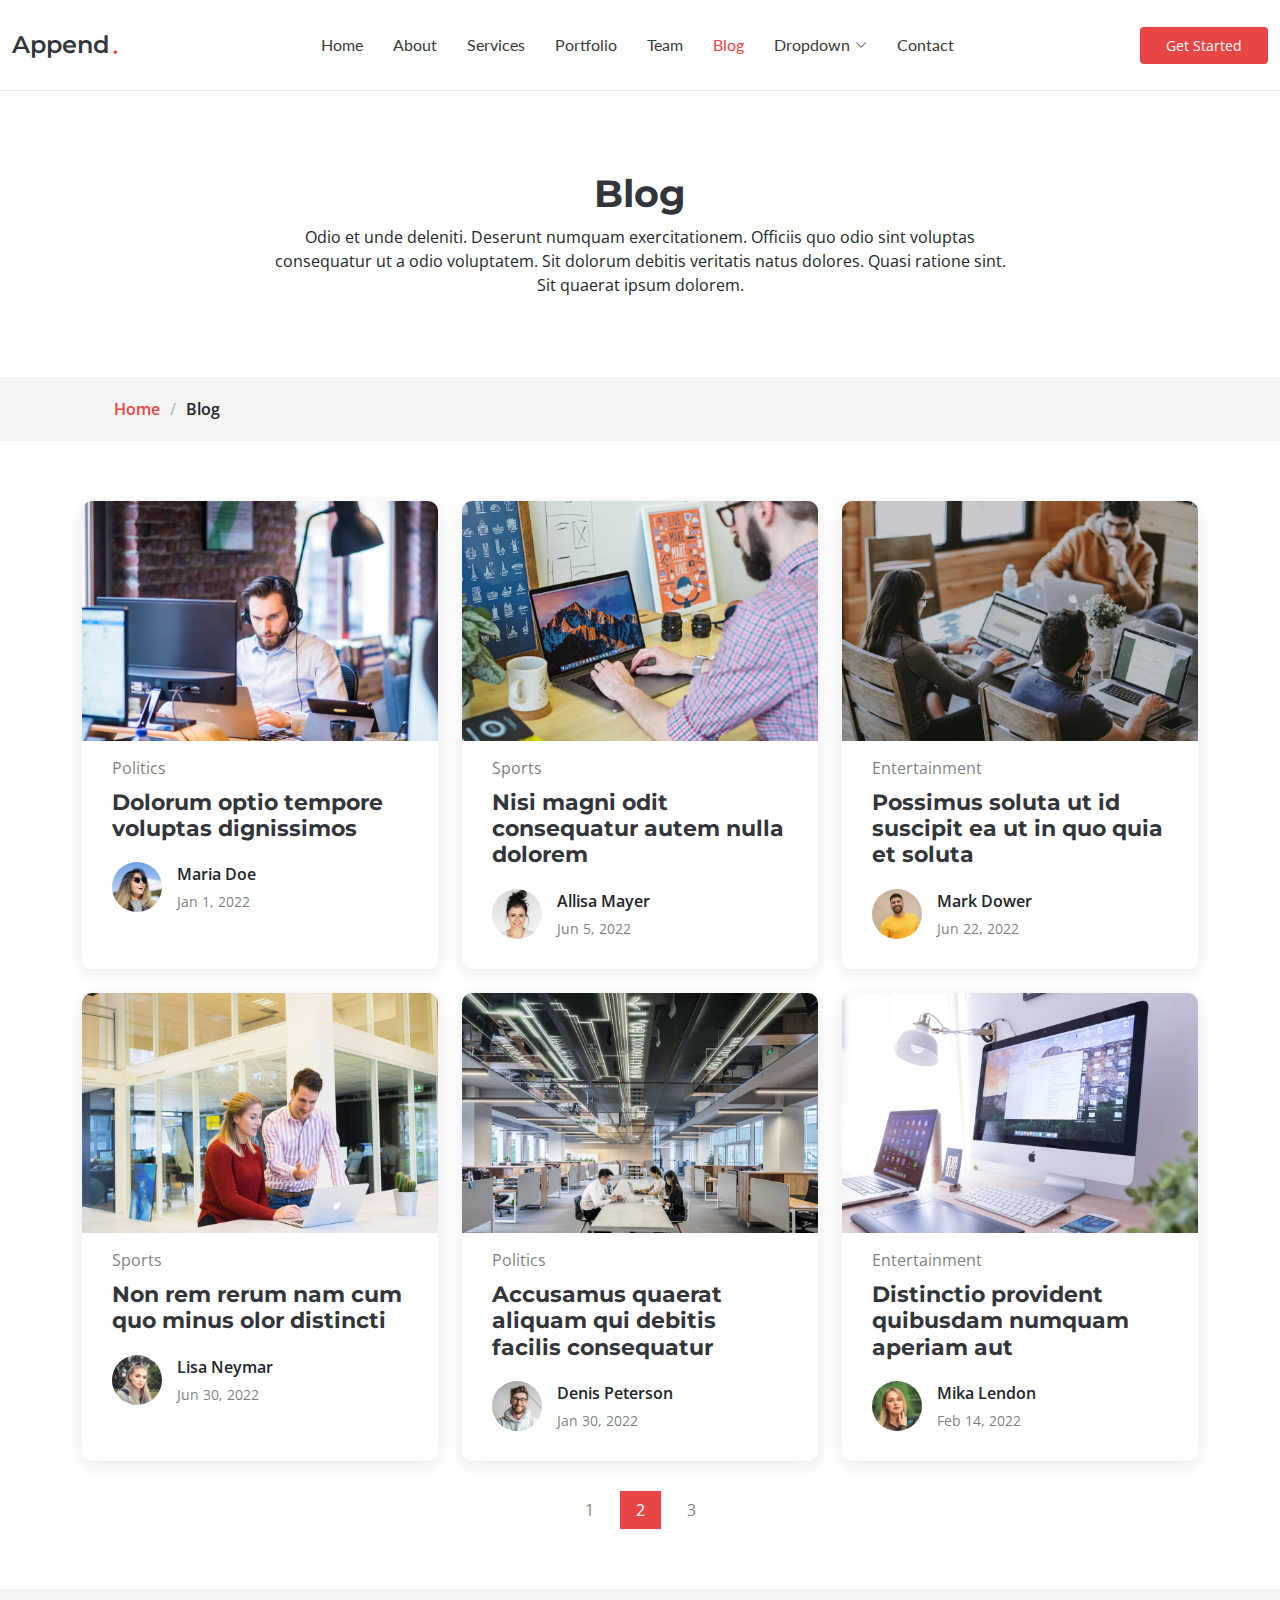
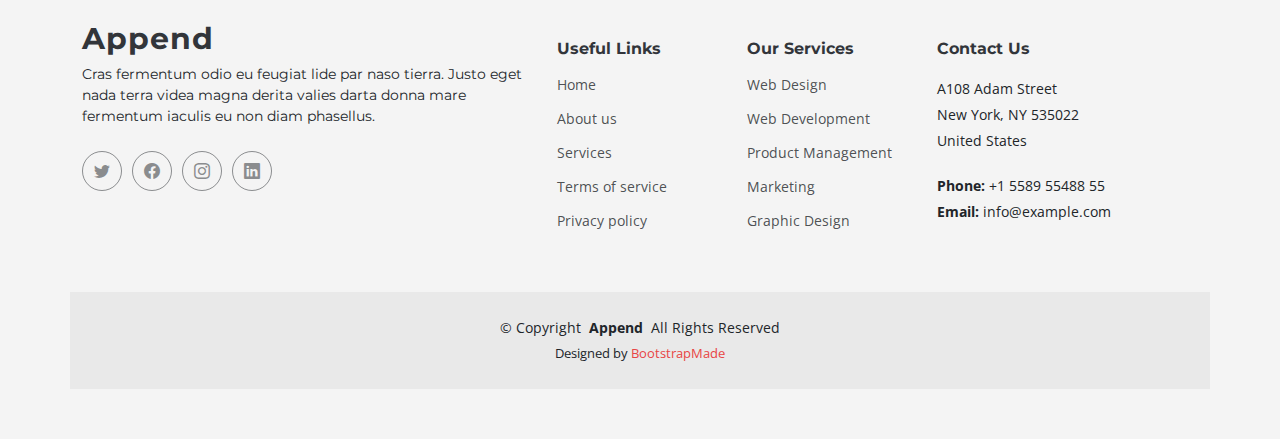
<file: Append/blog.html>
<!DOCTYPE html>
<html lang="en">

<head>
  <meta charset="utf-8">
  <meta content="width=device-width, initial-scale=1.0" name="viewport">

  <title>Blog - Append Bootstrap Temlate</title>
  <meta content="" name="description">
  <meta content="" name="keywords">

  <!-- Favicons -->
  <link href="assets/img/favicon.png" rel="icon">
  <link href="assets/img/apple-touch-icon.png" rel="apple-touch-icon">

  <!-- Fonts -->
  <link href="https://fonts.googleapis.com" rel="preconnect">
  <link href="https://fonts.gstatic.com" rel="preconnect" crossorigin>
  <link href="https://fonts.googleapis.com/css2?family=Open+Sans:ital,wght@0,300;0,400;0,500;0,600;0,700;0,800;1,300;1,400;1,500;1,600;1,700;1,800&family=Montserrat:ital,wght@0,100;0,200;0,300;0,400;0,500;0,600;0,700;0,800;0,900;1,100;1,200;1,300;1,400;1,500;1,600;1,700;1,800;1,900&family=Lato:ital,wght@0,100;0,300;0,400;0,700;0,900;1,100;1,300;1,400;1,700;1,900&display=swap" rel="stylesheet">

  <!-- Vendor CSS Files -->
  <link href="assets/vendor/bootstrap/css/bootstrap.min.css" rel="stylesheet">
  <link href="assets/vendor/bootstrap-icons/bootstrap-icons.css" rel="stylesheet">
  <link href="assets/vendor/glightbox/css/glightbox.min.css" rel="stylesheet">
  <link href="assets/vendor/swiper/swiper-bundle.min.css" rel="stylesheet">
  <link href="assets/vendor/aos/aos.css" rel="stylesheet">

  <!-- Template Main CSS File -->
  <link href="assets/css/main.css" rel="stylesheet">

  <!-- =======================================================
  * Template Name: Append
  * Updated: Aug 30 2023 with Bootstrap v5.3.1
  * Template URL: https://bootstrapmade.com/append-bootstrap-website-template/
  * Author: BootstrapMade.com
  * License: https://bootstrapmade.com/license/
  ======================================================== -->
</head>

<body class="blog-page" data-bs-spy="scroll" data-bs-target="#navmenu">

  <!-- ======= Header ======= -->
  <header id="header" class="header sticky-top d-flex align-items-center">
    <div class="container-fluid d-flex align-items-center justify-content-between">

      <a href="index.html" class="logo d-flex align-items-center me-auto me-xl-0">
        <!-- Uncomment the line below if you also wish to use an image logo -->
        <!-- <img src="assets/img/logo.png" alt=""> -->
        <h1>Append</h1>
        <span>.</span>
      </a>

      <!-- Nav Menu -->
      <nav id="navmenu" class="navmenu">
        <ul>
          <li><a href="index.html#hero">Home</a></li>
          <li><a href="index.html#about">About</a></li>
          <li><a href="index.html#services">Services</a></li>
          <li><a href="index.html#portfolio">Portfolio</a></li>
          <li><a href="index.html#team">Team</a></li>
          <li><a href="blog.html" class="active">Blog</a></li>
          <li class="dropdown has-dropdown"><a href="#"><span>Dropdown</span> <i class="bi bi-chevron-down"></i></a>
            <ul class="dd-box-shadow">
              <li><a href="#">Dropdown 1</a></li>
              <li class="dropdown has-dropdown"><a href="#"><span>Deep Dropdown</span> <i class="bi bi-chevron-down"></i></a>
                <ul class="dd-box-shadow">
                  <li><a href="#">Deep Dropdown 1</a></li>
                  <li><a href="#">Deep Dropdown 2</a></li>
                  <li><a href="#">Deep Dropdown 3</a></li>
                  <li><a href="#">Deep Dropdown 4</a></li>
                  <li><a href="#">Deep Dropdown 5</a></li>
                </ul>
              </li>
              <li><a href="#">Dropdown 2</a></li>
              <li><a href="#">Dropdown 3</a></li>
              <li><a href="#">Dropdown 4</a></li>
            </ul>
          </li>
          <li><a href="index.html#contact">Contact</a></li>
        </ul>

        <i class="mobile-nav-toggle d-xl-none bi bi-list"></i>
      </nav><!-- End Nav Menu -->

      <a class="btn-getstarted" href="index.html#about">Get Started</a>

    </div>
  </header><!-- End Header -->

  <main id="main">

    <!-- Blog Page Title & Breadcrumbs -->
    <div data-aos="fade" class="page-title">
      <div class="heading">
        <div class="container">
          <div class="row d-flex justify-content-center text-center">
            <div class="col-lg-8">
              <h1>Blog</h1>
              <p class="mb-0">Odio et unde deleniti. Deserunt numquam exercitationem. Officiis quo odio sint voluptas consequatur ut a odio voluptatem. Sit dolorum debitis veritatis natus dolores. Quasi ratione sint. Sit quaerat ipsum dolorem.</p>
            </div>
          </div>
        </div>
      </div>
      <nav class="breadcrumbs">
        <div class="container">
          <ol>
            <li><a href="index.html">Home</a></li>
            <li class="current">Blog</li>
          </ol>
        </div>
      </nav>
    </div><!-- End Page Title -->

    <!-- Blog Section - Blog Page -->
    <section id="blog" class="blog">

      <div class="container" data-aos="fade-up" data-aos-delay="100">

        <div class="row gy-4 posts-list">

          <div class="col-xl-4 col-lg-6">
            <article>

              <div class="post-img">
                <img src="assets/img/blog/blog-1.jpg" alt="" class="img-fluid">
              </div>

              <p class="post-category">Politics</p>

              <h2 class="title">
                <a href="blog-details.html">Dolorum optio tempore voluptas dignissimos</a>
              </h2>

              <div class="d-flex align-items-center">
                <img src="assets/img/blog/blog-author.jpg" alt="" class="img-fluid post-author-img flex-shrink-0">
                <div class="post-meta">
                  <p class="post-author">Maria Doe</p>
                  <p class="post-date">
                    <time datetime="2022-01-01">Jan 1, 2022</time>
                  </p>
                </div>
              </div>

            </article>
          </div><!-- End post list item -->

          <div class="col-xl-4 col-lg-6">
            <article>

              <div class="post-img">
                <img src="assets/img/blog/blog-2.jpg" alt="" class="img-fluid">
              </div>

              <p class="post-category">Sports</p>

              <h2 class="title">
                <a href="blog-details.html">Nisi magni odit consequatur autem nulla dolorem</a>
              </h2>

              <div class="d-flex align-items-center">
                <img src="assets/img/blog/blog-author-2.jpg" alt="" class="img-fluid post-author-img flex-shrink-0">
                <div class="post-meta">
                  <p class="post-author">Allisa Mayer</p>
                  <p class="post-date">
                    <time datetime="2022-01-01">Jun 5, 2022</time>
                  </p>
                </div>
              </div>

            </article>
          </div><!-- End post list item -->

          <div class="col-xl-4 col-lg-6">
            <article>

              <div class="post-img">
                <img src="assets/img/blog/blog-3.jpg" alt="" class="img-fluid">
              </div>

              <p class="post-category">Entertainment</p>

              <h2 class="title">
                <a href="blog-details.html">Possimus soluta ut id suscipit ea ut in quo quia et soluta</a>
              </h2>

              <div class="d-flex align-items-center">
                <img src="assets/img/blog/blog-author-3.jpg" alt="" class="img-fluid post-author-img flex-shrink-0">
                <div class="post-meta">
                  <p class="post-author">Mark Dower</p>
                  <p class="post-date">
                    <time datetime="2022-01-01">Jun 22, 2022</time>
                  </p>
                </div>
              </div>

            </article>
          </div><!-- End post list item -->

          <div class="col-xl-4 col-lg-6">
            <article>

              <div class="post-img">
                <img src="assets/img/blog/blog-4.jpg" alt="" class="img-fluid">
              </div>

              <p class="post-category">Sports</p>

              <h2 class="title">
                <a href="blog-details.html">Non rem rerum nam cum quo minus olor distincti</a>
              </h2>

              <div class="d-flex align-items-center">
                <img src="assets/img/blog/blog-author-4.jpg" alt="" class="img-fluid post-author-img flex-shrink-0">
                <div class="post-meta">
                  <p class="post-author">Lisa Neymar</p>
                  <p class="post-date">
                    <time datetime="2022-01-01">Jun 30, 2022</time>
                  </p>
                </div>
              </div>

            </article>
          </div><!-- End post list item -->

          <div class="col-xl-4 col-lg-6">
            <article>

              <div class="post-img">
                <img src="assets/img/blog/blog-5.jpg" alt="" class="img-fluid">
              </div>

              <p class="post-category">Politics</p>

              <h2 class="title">
                <a href="blog-details.html">Accusamus quaerat aliquam qui debitis facilis consequatur</a>
              </h2>

              <div class="d-flex align-items-center">
                <img src="assets/img/blog/blog-author-5.jpg" alt="" class="img-fluid post-author-img flex-shrink-0">
                <div class="post-meta">
                  <p class="post-author">Denis Peterson</p>
                  <p class="post-date">
                    <time datetime="2022-01-01">Jan 30, 2022</time>
                  </p>
                </div>
              </div>

            </article>
          </div><!-- End post list item -->

          <div class="col-xl-4 col-lg-6">
            <article>

              <div class="post-img">
                <img src="assets/img/blog/blog-6.jpg" alt="" class="img-fluid">
              </div>

              <p class="post-category">Entertainment</p>

              <h2 class="title">
                <a href="blog-details.html">Distinctio provident quibusdam numquam aperiam aut</a>
              </h2>

              <div class="d-flex align-items-center">
                <img src="assets/img/blog/blog-author-6.jpg" alt="" class="img-fluid post-author-img flex-shrink-0">
                <div class="post-meta">
                  <p class="post-author">Mika Lendon</p>
                  <p class="post-date">
                    <time datetime="2022-01-01">Feb 14, 2022</time>
                  </p>
                </div>
              </div>

            </article>
          </div><!-- End post list item -->

        </div><!-- End blog posts list -->

        <div class="pagination d-flex justify-content-center">
          <ul>
            <li><a href="#">1</a></li>
            <li class="active"><a href="#">2</a></li>
            <li><a href="#">3</a></li>
          </ul>
        </div><!-- End pagination -->

      </div>

    </section><!-- End Blog Section -->

  </main>

  <!-- ======= Footer ======= -->
  <footer id="footer" class="footer">

    <div class="container footer-top">
      <div class="row gy-4">
        <div class="col-lg-5 col-md-12 footer-about">
          <a href="index.html" class="logo d-flex align-items-center">
            <span>Append</span>
          </a>
          <p>Cras fermentum odio eu feugiat lide par naso tierra. Justo eget nada terra videa magna derita valies darta donna mare fermentum iaculis eu non diam phasellus.</p>
          <div class="social-links d-flex mt-4">
            <a href=""><i class="bi bi-twitter"></i></a>
            <a href=""><i class="bi bi-facebook"></i></a>
            <a href=""><i class="bi bi-instagram"></i></a>
            <a href=""><i class="bi bi-linkedin"></i></a>
          </div>
        </div>

        <div class="col-lg-2 col-6 footer-links">
          <h4>Useful Links</h4>
          <ul>
            <li><a href="#">Home</a></li>
            <li><a href="#">About us</a></li>
            <li><a href="#">Services</a></li>
            <li><a href="#">Terms of service</a></li>
            <li><a href="#">Privacy policy</a></li>
          </ul>
        </div>

        <div class="col-lg-2 col-6 footer-links">
          <h4>Our Services</h4>
          <ul>
            <li><a href="#">Web Design</a></li>
            <li><a href="#">Web Development</a></li>
            <li><a href="#">Product Management</a></li>
            <li><a href="#">Marketing</a></li>
            <li><a href="#">Graphic Design</a></li>
          </ul>
        </div>

        <div class="col-lg-3 col-md-12 footer-contact text-center text-md-start">
          <h4>Contact Us</h4>
          <p>A108 Adam Street</p>
          <p>New York, NY 535022</p>
          <p>United States</p>
          <p class="mt-4"><strong>Phone:</strong> <span>+1 5589 55488 55</span></p>
          <p><strong>Email:</strong> <span>info@example.com</span></p>
        </div>

      </div>
    </div>

    <div class="container copyright text-center mt-4">
      <p>&copy; <span>Copyright</span> <strong class="px-1">Append</strong> <span>All Rights Reserved</span></p>
      <div class="credits">
        <!-- All the links in the footer should remain intact. -->
        <!-- You can delete the links only if you've purchased the pro version. -->
        <!-- Licensing information: https://bootstrapmade.com/license/ -->
        <!-- Purchase the pro version with working PHP/AJAX contact form: [buy-url] -->
        Designed by <a href="https://bootstrapmade.com/">BootstrapMade</a>
      </div>
    </div>

  </footer><!-- End Footer -->

  <!-- Scroll Top Button -->
  <a href="#" id="scroll-top" class="scroll-top d-flex align-items-center justify-content-center"><i class="bi bi-arrow-up-short"></i></a>

  <!-- Preloader -->
  <div id="preloader">
    <div></div>
    <div></div>
    <div></div>
    <div></div>
  </div>

  <!-- Vendor JS Files -->
  <script src="assets/vendor/bootstrap/js/bootstrap.bundle.min.js"></script>
  <script src="assets/vendor/glightbox/js/glightbox.min.js"></script>
  <script src="assets/vendor/purecounter/purecounter_vanilla.js"></script>
  <script src="assets/vendor/isotope-layout/isotope.pkgd.min.js"></script>
  <script src="assets/vendor/swiper/swiper-bundle.min.js"></script>
  <script src="assets/vendor/aos/aos.js"></script>
  <script src="assets/vendor/php-email-form/validate.js"></script>

  <!-- Template Main JS File -->
  <script src="assets/js/main.js"></script>

</body>

</html>
</file>
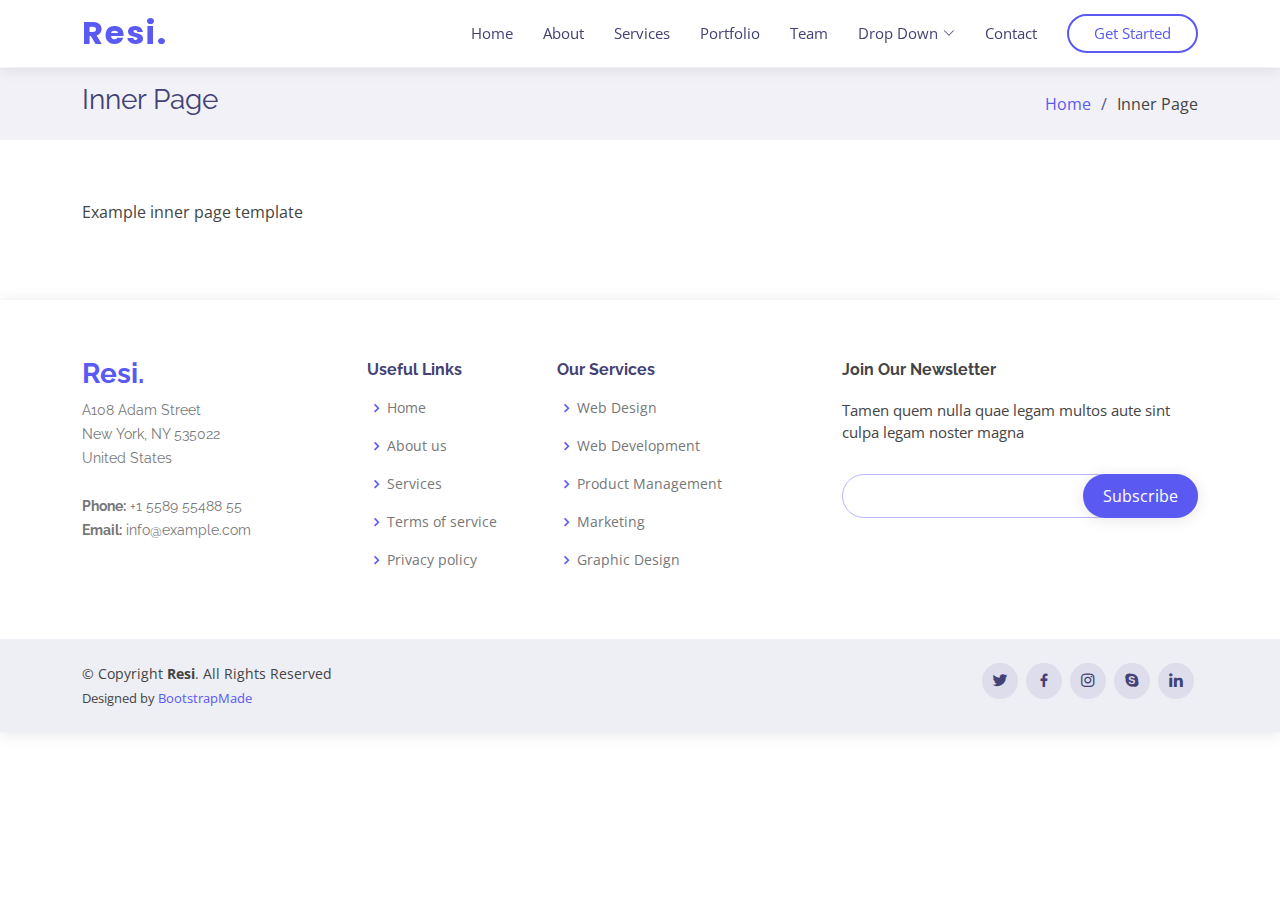
<file: Resi/inner-page.html>
<!DOCTYPE html>
<html lang="en">

<head>
  <meta charset="utf-8">
  <meta content="width=device-width, initial-scale=1.0" name="viewport">

  <title>Inner Page - Resi Bootstrap Template</title>
  <meta content="" name="description">
  <meta content="" name="keywords">

  <!-- Favicons -->
  <link href="assets/img/favicon.png" rel="icon">
  <link href="assets/img/apple-touch-icon.png" rel="apple-touch-icon">

  <!-- Google Fonts -->
  <link href="https://fonts.googleapis.com/css?family=Open+Sans:300,300i,400,400i,600,600i,700,700i|Raleway:300,300i,400,400i,500,500i,600,600i,700,700i|Poppins:300,300i,400,400i,500,500i,600,600i,700,700i" rel="stylesheet">

  <!-- Vendor CSS Files -->
  <link href="assets/vendor/bootstrap/css/bootstrap.min.css" rel="stylesheet">
  <link href="assets/vendor/bootstrap-icons/bootstrap-icons.css" rel="stylesheet">
  <link href="assets/vendor/boxicons/css/boxicons.min.css" rel="stylesheet">
  <link href="assets/vendor/glightbox/css/glightbox.min.css" rel="stylesheet">
  <link href="assets/vendor/remixicon/remixicon.css" rel="stylesheet">
  <link href="assets/vendor/swiper/swiper-bundle.min.css" rel="stylesheet">

  <!-- Template Main CSS File -->
  <link href="assets/css/style.css" rel="stylesheet">

  <!-- =======================================================
  * Template Name: Resi
  * Updated: Aug 30 2023 with Bootstrap v5.3.1
  * Template URL: https://bootstrapmade.com/resi-free-bootstrap-html-template/
  * Author: BootstrapMade.com
  * License: https://bootstrapmade.com/license/
  ======================================================== -->
</head>

<body>

  <!-- ======= Header ======= -->
  <header id="header" class="fixed-top header-inner-pages">
    <div class="container d-flex align-items-center justify-content-between">

      <h1 class="logo"><a href="index.html">Resi.</a></h1>
      <!-- Uncomment below if you prefer to use an image logo -->
      <!-- <a href="index.html" class="logo"><img src="assets/img/logo.png" alt="" class="img-fluid"></a>-->

      <nav id="navbar" class="navbar">
        <ul>
          <li><a class="nav-link scrollto " href="#hero">Home</a></li>
          <li><a class="nav-link scrollto" href="#about">About</a></li>
          <li><a class="nav-link scrollto" href="#services">Services</a></li>
          <li><a class="nav-link scrollto " href="#portfolio">Portfolio</a></li>
          <li><a class="nav-link scrollto" href="#team">Team</a></li>
          <li class="dropdown"><a href="#"><span>Drop Down</span> <i class="bi bi-chevron-down"></i></a>
            <ul>
              <li><a href="#">Drop Down 1</a></li>
              <li class="dropdown"><a href="#"><span>Deep Drop Down</span> <i class="bi bi-chevron-right"></i></a>
                <ul>
                  <li><a href="#">Deep Drop Down 1</a></li>
                  <li><a href="#">Deep Drop Down 2</a></li>
                  <li><a href="#">Deep Drop Down 3</a></li>
                  <li><a href="#">Deep Drop Down 4</a></li>
                  <li><a href="#">Deep Drop Down 5</a></li>
                </ul>
              </li>
              <li><a href="#">Drop Down 2</a></li>
              <li><a href="#">Drop Down 3</a></li>
              <li><a href="#">Drop Down 4</a></li>
            </ul>
          </li>
          <li><a class="nav-link scrollto" href="#contact">Contact</a></li>
          <li><a class="getstarted scrollto" href="#about">Get Started</a></li>
        </ul>
        <i class="bi bi-list mobile-nav-toggle"></i>
      </nav><!-- .navbar -->

    </div>
  </header><!-- End Header -->

  <main id="main">

    <!-- ======= Breadcrumbs ======= -->
    <section class="breadcrumbs">
      <div class="container">

        <div class="d-flex justify-content-between align-items-center">
          <h2>Inner Page</h2>
          <ol>
            <li><a href="index.html">Home</a></li>
            <li>Inner Page</li>
          </ol>
        </div>

      </div>
    </section><!-- End Breadcrumbs -->

    <section class="inner-page">
      <div class="container">
        <p>
          Example inner page template
        </p>
      </div>
    </section>

  </main><!-- End #main -->

  <!-- ======= Footer ======= -->
  <footer id="footer">

    <div class="footer-top">
      <div class="container">
        <div class="row">

          <div class="col-lg-3 col-md-6 footer-contact">
            <h3>Resi.</h3>
            <p>
              A108 Adam Street <br>
              New York, NY 535022<br>
              United States <br><br>
              <strong>Phone:</strong> +1 5589 55488 55<br>
              <strong>Email:</strong> info@example.com<br>
            </p>
          </div>

          <div class="col-lg-2 col-md-6 footer-links">
            <h4>Useful Links</h4>
            <ul>
              <li><i class="bx bx-chevron-right"></i> <a href="#">Home</a></li>
              <li><i class="bx bx-chevron-right"></i> <a href="#">About us</a></li>
              <li><i class="bx bx-chevron-right"></i> <a href="#">Services</a></li>
              <li><i class="bx bx-chevron-right"></i> <a href="#">Terms of service</a></li>
              <li><i class="bx bx-chevron-right"></i> <a href="#">Privacy policy</a></li>
            </ul>
          </div>

          <div class="col-lg-3 col-md-6 footer-links">
            <h4>Our Services</h4>
            <ul>
              <li><i class="bx bx-chevron-right"></i> <a href="#">Web Design</a></li>
              <li><i class="bx bx-chevron-right"></i> <a href="#">Web Development</a></li>
              <li><i class="bx bx-chevron-right"></i> <a href="#">Product Management</a></li>
              <li><i class="bx bx-chevron-right"></i> <a href="#">Marketing</a></li>
              <li><i class="bx bx-chevron-right"></i> <a href="#">Graphic Design</a></li>
            </ul>
          </div>

          <div class="col-lg-4 col-md-6 footer-newsletter">
            <h4>Join Our Newsletter</h4>
            <p>Tamen quem nulla quae legam multos aute sint culpa legam noster magna</p>
            <form action="" method="post">
              <input type="email" name="email"><input type="submit" value="Subscribe">
            </form>
          </div>

        </div>
      </div>
    </div>

    <div class="container d-md-flex py-4">

      <div class="me-md-auto text-center text-md-start">
        <div class="copyright">
          &copy; Copyright <strong><span>Resi</span></strong>. All Rights Reserved
        </div>
        <div class="credits">
          <!-- All the links in the footer should remain intact. -->
          <!-- You can delete the links only if you purchased the pro version. -->
          <!-- Licensing information: https://bootstrapmade.com/license/ -->
          <!-- Purchase the pro version with working PHP/AJAX contact form: https://bootstrapmade.com/resi-free-bootstrap-html-template/ -->
          Designed by <a href="https://bootstrapmade.com/">BootstrapMade</a>
        </div>
      </div>
      <div class="social-links text-center text-md-right pt-3 pt-md-0">
        <a href="#" class="twitter"><i class="bx bxl-twitter"></i></a>
        <a href="#" class="facebook"><i class="bx bxl-facebook"></i></a>
        <a href="#" class="instagram"><i class="bx bxl-instagram"></i></a>
        <a href="#" class="google-plus"><i class="bx bxl-skype"></i></a>
        <a href="#" class="linkedin"><i class="bx bxl-linkedin"></i></a>
      </div>
    </div>
  </footer><!-- End Footer -->

  <a href="#" class="back-to-top d-flex align-items-center justify-content-center"><i class="bi bi-arrow-up-short"></i></a>

  <!-- Vendor JS Files -->
  <script src="assets/vendor/purecounter/purecounter_vanilla.js"></script>
  <script src="assets/vendor/bootstrap/js/bootstrap.bundle.min.js"></script>
  <script src="assets/vendor/glightbox/js/glightbox.min.js"></script>
  <script src="assets/vendor/isotope-layout/isotope.pkgd.min.js"></script>
  <script src="assets/vendor/swiper/swiper-bundle.min.js"></script>
  <script src="assets/vendor/php-email-form/validate.js"></script>

  <!-- Template Main JS File -->
  <script src="assets/js/main.js"></script>

</body>

</html>
</file>
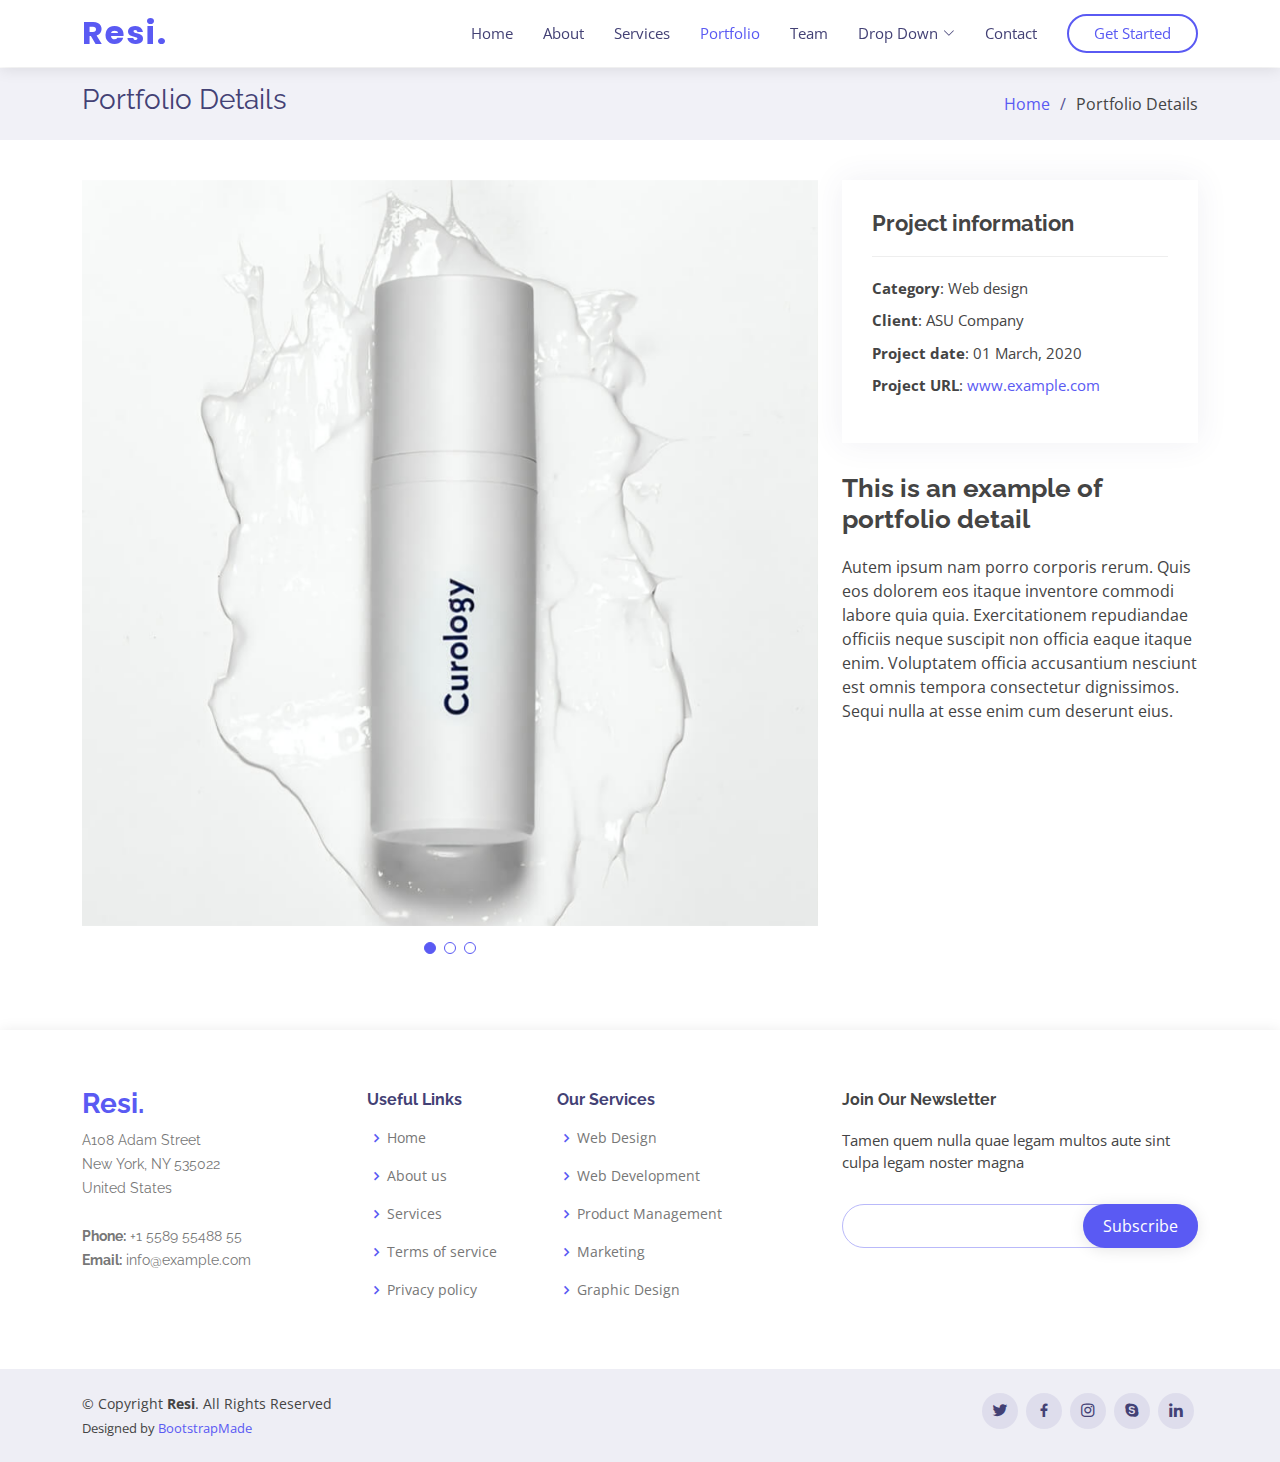
<file: Resi/portfolio-details.html>
<!DOCTYPE html>
<html lang="en">

<head>
  <meta charset="utf-8">
  <meta content="width=device-width, initial-scale=1.0" name="viewport">

  <title>Portfolio Details - Resi Bootstrap Template</title>
  <meta content="" name="description">
  <meta content="" name="keywords">

  <!-- Favicons -->
  <link href="assets/img/favicon.png" rel="icon">
  <link href="assets/img/apple-touch-icon.png" rel="apple-touch-icon">

  <!-- Google Fonts -->
  <link href="https://fonts.googleapis.com/css?family=Open+Sans:300,300i,400,400i,600,600i,700,700i|Raleway:300,300i,400,400i,500,500i,600,600i,700,700i|Poppins:300,300i,400,400i,500,500i,600,600i,700,700i" rel="stylesheet">

  <!-- Vendor CSS Files -->
  <link href="assets/vendor/bootstrap/css/bootstrap.min.css" rel="stylesheet">
  <link href="assets/vendor/bootstrap-icons/bootstrap-icons.css" rel="stylesheet">
  <link href="assets/vendor/boxicons/css/boxicons.min.css" rel="stylesheet">
  <link href="assets/vendor/glightbox/css/glightbox.min.css" rel="stylesheet">
  <link href="assets/vendor/remixicon/remixicon.css" rel="stylesheet">
  <link href="assets/vendor/swiper/swiper-bundle.min.css" rel="stylesheet">

  <!-- Template Main CSS File -->
  <link href="assets/css/style.css" rel="stylesheet">

  <!-- =======================================================
  * Template Name: Resi
  * Updated: Aug 30 2023 with Bootstrap v5.3.1
  * Template URL: https://bootstrapmade.com/resi-free-bootstrap-html-template/
  * Author: BootstrapMade.com
  * License: https://bootstrapmade.com/license/
  ======================================================== -->
</head>

<body>

  <!-- ======= Header ======= -->
  <header id="header" class="fixed-top header-inner-pages">
    <div class="container d-flex align-items-center justify-content-between">

      <h1 class="logo"><a href="index.html">Resi.</a></h1>
      <!-- Uncomment below if you prefer to use an image logo -->
      <!-- <a href="index.html" class="logo"><img src="assets/img/logo.png" alt="" class="img-fluid"></a>-->

      <nav id="navbar" class="navbar">
        <ul>
          <li><a class="nav-link scrollto " href="#hero">Home</a></li>
          <li><a class="nav-link scrollto" href="#about">About</a></li>
          <li><a class="nav-link scrollto" href="#services">Services</a></li>
          <li><a class="nav-link scrollto active" href="#portfolio">Portfolio</a></li>
          <li><a class="nav-link scrollto" href="#team">Team</a></li>
          <li class="dropdown"><a href="#"><span>Drop Down</span> <i class="bi bi-chevron-down"></i></a>
            <ul>
              <li><a href="#">Drop Down 1</a></li>
              <li class="dropdown"><a href="#"><span>Deep Drop Down</span> <i class="bi bi-chevron-right"></i></a>
                <ul>
                  <li><a href="#">Deep Drop Down 1</a></li>
                  <li><a href="#">Deep Drop Down 2</a></li>
                  <li><a href="#">Deep Drop Down 3</a></li>
                  <li><a href="#">Deep Drop Down 4</a></li>
                  <li><a href="#">Deep Drop Down 5</a></li>
                </ul>
              </li>
              <li><a href="#">Drop Down 2</a></li>
              <li><a href="#">Drop Down 3</a></li>
              <li><a href="#">Drop Down 4</a></li>
            </ul>
          </li>
          <li><a class="nav-link scrollto" href="#contact">Contact</a></li>
          <li><a class="getstarted scrollto" href="#about">Get Started</a></li>
        </ul>
        <i class="bi bi-list mobile-nav-toggle"></i>
      </nav><!-- .navbar -->

    </div>
  </header><!-- End Header -->

  <main id="main">

    <!-- ======= Breadcrumbs ======= -->
    <section id="breadcrumbs" class="breadcrumbs">
      <div class="container">

        <div class="d-flex justify-content-between align-items-center">
          <h2>Portfolio Details</h2>
          <ol>
            <li><a href="index.html">Home</a></li>
            <li>Portfolio Details</li>
          </ol>
        </div>

      </div>
    </section><!-- End Breadcrumbs -->

    <!-- ======= Portfolio Details Section ======= -->
    <section id="portfolio-details" class="portfolio-details">
      <div class="container">

        <div class="row gy-4">

          <div class="col-lg-8">
            <div class="portfolio-details-slider swiper">
              <div class="swiper-wrapper align-items-center">

                <div class="swiper-slide">
                  <img src="assets/img/portfolio/portfolio-1.jpg" alt="">
                </div>

                <div class="swiper-slide">
                  <img src="assets/img/portfolio/portfolio-2.jpg" alt="">
                </div>

                <div class="swiper-slide">
                  <img src="assets/img/portfolio/portfolio-3.jpg" alt="">
                </div>

              </div>
              <div class="swiper-pagination"></div>
            </div>
          </div>

          <div class="col-lg-4">
            <div class="portfolio-info">
              <h3>Project information</h3>
              <ul>
                <li><strong>Category</strong>: Web design</li>
                <li><strong>Client</strong>: ASU Company</li>
                <li><strong>Project date</strong>: 01 March, 2020</li>
                <li><strong>Project URL</strong>: <a href="#">www.example.com</a></li>
              </ul>
            </div>
            <div class="portfolio-description">
              <h2>This is an example of portfolio detail</h2>
              <p>
                Autem ipsum nam porro corporis rerum. Quis eos dolorem eos itaque inventore commodi labore quia quia. Exercitationem repudiandae officiis neque suscipit non officia eaque itaque enim. Voluptatem officia accusantium nesciunt est omnis tempora consectetur dignissimos. Sequi nulla at esse enim cum deserunt eius.
              </p>
            </div>
          </div>

        </div>

      </div>
    </section><!-- End Portfolio Details Section -->

  </main><!-- End #main -->

  <!-- ======= Footer ======= -->
  <footer id="footer">

    <div class="footer-top">
      <div class="container">
        <div class="row">

          <div class="col-lg-3 col-md-6 footer-contact">
            <h3>Resi.</h3>
            <p>
              A108 Adam Street <br>
              New York, NY 535022<br>
              United States <br><br>
              <strong>Phone:</strong> +1 5589 55488 55<br>
              <strong>Email:</strong> info@example.com<br>
            </p>
          </div>

          <div class="col-lg-2 col-md-6 footer-links">
            <h4>Useful Links</h4>
            <ul>
              <li><i class="bx bx-chevron-right"></i> <a href="#">Home</a></li>
              <li><i class="bx bx-chevron-right"></i> <a href="#">About us</a></li>
              <li><i class="bx bx-chevron-right"></i> <a href="#">Services</a></li>
              <li><i class="bx bx-chevron-right"></i> <a href="#">Terms of service</a></li>
              <li><i class="bx bx-chevron-right"></i> <a href="#">Privacy policy</a></li>
            </ul>
          </div>

          <div class="col-lg-3 col-md-6 footer-links">
            <h4>Our Services</h4>
            <ul>
              <li><i class="bx bx-chevron-right"></i> <a href="#">Web Design</a></li>
              <li><i class="bx bx-chevron-right"></i> <a href="#">Web Development</a></li>
              <li><i class="bx bx-chevron-right"></i> <a href="#">Product Management</a></li>
              <li><i class="bx bx-chevron-right"></i> <a href="#">Marketing</a></li>
              <li><i class="bx bx-chevron-right"></i> <a href="#">Graphic Design</a></li>
            </ul>
          </div>

          <div class="col-lg-4 col-md-6 footer-newsletter">
            <h4>Join Our Newsletter</h4>
            <p>Tamen quem nulla quae legam multos aute sint culpa legam noster magna</p>
            <form action="" method="post">
              <input type="email" name="email"><input type="submit" value="Subscribe">
            </form>
          </div>

        </div>
      </div>
    </div>

    <div class="container d-md-flex py-4">

      <div class="me-md-auto text-center text-md-start">
        <div class="copyright">
          &copy; Copyright <strong><span>Resi</span></strong>. All Rights Reserved
        </div>
        <div class="credits">
          <!-- All the links in the footer should remain intact. -->
          <!-- You can delete the links only if you purchased the pro version. -->
          <!-- Licensing information: https://bootstrapmade.com/license/ -->
          <!-- Purchase the pro version with working PHP/AJAX contact form: https://bootstrapmade.com/resi-free-bootstrap-html-template/ -->
          Designed by <a href="https://bootstrapmade.com/">BootstrapMade</a>
        </div>
      </div>
      <div class="social-links text-center text-md-right pt-3 pt-md-0">
        <a href="#" class="twitter"><i class="bx bxl-twitter"></i></a>
        <a href="#" class="facebook"><i class="bx bxl-facebook"></i></a>
        <a href="#" class="instagram"><i class="bx bxl-instagram"></i></a>
        <a href="#" class="google-plus"><i class="bx bxl-skype"></i></a>
        <a href="#" class="linkedin"><i class="bx bxl-linkedin"></i></a>
      </div>
    </div>
  </footer><!-- End Footer -->

  <a href="#" class="back-to-top d-flex align-items-center justify-content-center"><i class="bi bi-arrow-up-short"></i></a>

  <!-- Vendor JS Files -->
  <script src="assets/vendor/purecounter/purecounter_vanilla.js"></script>
  <script src="assets/vendor/bootstrap/js/bootstrap.bundle.min.js"></script>
  <script src="assets/vendor/glightbox/js/glightbox.min.js"></script>
  <script src="assets/vendor/isotope-layout/isotope.pkgd.min.js"></script>
  <script src="assets/vendor/swiper/swiper-bundle.min.js"></script>
  <script src="assets/vendor/php-email-form/validate.js"></script>

  <!-- Template Main JS File -->
  <script src="assets/js/main.js"></script>

</body>

</html>
</file>
<file: Append/assets/css/main.css>
/**
* Template Name: Append
* Updated: Aug 30 2023 with Bootstrap v5.3.1
* Template URL: https://bootstrapmade.com/append-bootstrap-website-template/
* Author: BootstrapMade.com
* License: https://bootstrapmade.com/license/
*/

/*--------------------------------------------------------------
# Font & Color Variables
# Help: https://bootstrapmade.com/color-system/
--------------------------------------------------------------*/
/* Fonts */
:root {
  --default-font: "Open Sans", system-ui, -apple-system, "Segoe UI", Roboto, "Helvetica Neue", Arial, "Noto Sans", "Liberation Sans", sans-serif, "Apple Color Emoji", "Segoe UI Emoji", "Segoe UI Symbol", "Noto Color Emoji";
  --heading-font: "Montserrat", sans-serif;
  --nav-font: "Lato", sans-serif;
}

/* Global Colors */
:root {
  --background-color: #ffffff;
  --background-color-rgb: 255, 255, 255;
  --default-color: #212529;
  --default-color-rgb: 33, 37, 41;
  --primary-color: #e84545;
  --primary-color-rgb: 232, 69, 69;
  --secondary-color: #32353a;
  --secondary-color-rgb: 50, 53, 58;
  --contrast-color: #ffffff;
  --contrast-color-rgb: 255, 255, 255;
}

/* Nav Menu Colors */
:root {
  --nav-color: #3a3939;
  --nav-hover-color: #e84545;
  --nav-dropdown-color: #3a3939;
  --nav-dropdown-hover-color: #e84545;
  --nav-dropdown-background-color: #ffffff;
  --nav-mobile-background-color: #ffffff;
}

/* Smooth scroll */
:root {
  scroll-behavior: smooth;
}

/*--------------------------------------------------------------
# General
--------------------------------------------------------------*/
body {
  color: var(--default-color);
  background-color: var(--background-color);
  font-family: var(--default-font);
}

a {
  color: var(--primary-color);
  text-decoration: none;
  transition: 0.3s;
}

a:hover {
  color: rgba(var(--primary-color-rgb), 0.7);
  text-decoration: none;
}

h1,
h2,
h3,
h4,
h5,
h6 {
  color: var(--secondary-color);
  font-family: var(--heading-font);
}

section {
  color: var(--default-color);
  background-color: var(--background-color);
  padding: 60px 0;
  overflow: clip;
}

/*--------------------------------------------------------------
# Section Title
--------------------------------------------------------------*/
.section-title {
  text-align: center;
  padding-bottom: 60px;
}

.section-title h2 {
  font-size: 32px;
  font-weight: 700;
  position: relative;
}

.section-title h2:before,
.section-title h2:after {
  content: "";
  width: 50px;
  height: 2px;
  background: var(--primary-color);
  display: inline-block;
}

.section-title h2:before {
  margin: 0 15px 10px 0;
}

.section-title h2:after {
  margin: 0 0 10px 15px;
}

.section-title p {
  margin-bottom: 0;
}

/*--------------------------------------------------------------
# Page Title & Breadcrumbs
--------------------------------------------------------------*/
.page-title {
  color: var(--default-color);
  background-color: var(--background-color);
}

.page-title .heading {
  padding: 80px 0;
  border-top: 1px solid rgba(var(--default-color-rgb), 0.1);
}

.page-title .heading h1 {
  font-size: 38px;
  font-weight: 700;
  color: var(--secondary-color);
}

.page-title nav {
  background-color: rgba(var(--default-color-rgb), 0.05);
  padding: 20px 0;
}

.page-title nav ol {
  display: flex;
  flex-wrap: wrap;
  list-style: none;
  margin: 0;
  font-size: 16px;
  font-weight: 600;
}

.page-title nav ol li+li {
  padding-left: 10px;
}

.page-title nav ol li+li::before {
  content: "/";
  display: inline-block;
  padding-right: 10px;
  color: rgba(var(--default-color-rgb), 0.3);
}

/*--------------------------------------------------------------
# Global Header
--------------------------------------------------------------*/
.header {
  --background-color: #ffffff;
  color: var(--default-color);
  background-color: var(--background-color);
  padding: 15px 0;
  transition: all 0.5s;
  z-index: 997;
}

.header .logo img {
  max-height: 40px;
  margin-right: 6px;
}

.header .logo h1 {
  font-size: 24px;
  margin: 0;
  font-weight: 600;
  color: var(--secondary-color);
}

.header .logo span {
  color: var(--primary-color);
  font-size: 24px;
  font-weight: 600;
  padding-left: 3px;
}

.header .btn-getstarted,
.header .btn-getstarted:focus {
  color: var(--contrast-color);
  background: var(--primary-color);
  font-size: 14px;
  padding: 8px 26px;
  margin: 0;
  border-radius: 4px;
  transition: 0.3s;
}

.header .btn-getstarted:hover,
.header .btn-getstarted:focus:hover {
  color: var(--contrast-color);
  background: rgba(var(--primary-color-rgb), 0.85);
}

@media (max-width: 1200px) {
  .header .logo {
    order: 1;
  }

  .header .btn-getstarted {
    order: 2;
    margin: 0 15px 0 0;
    padding: 6px 20px;
  }

  .header .navmenu {
    order: 3;
  }
}

/* Global Header on page scroll
------------------------------*/
.scrolled .header {
  --background-color: #ffffff;
  --secondary-color: #444444;
  --nav-color: #444444;
  --nav-hover-color: #e84545;
  box-shadow: 0 0 30px 10px rgba(0, 0, 0, 0.1);
}

/* Global Scroll Margin Top
------------------------------*/
section {
  scroll-margin-top: 90px;
}

@media (max-width: 1199px) {
  section {
    scroll-margin-top: 66px;
  }
}

/* Home Page Custom Header
------------------------------*/
.index-page .header {
  --background-color: rgba(255, 255, 255, 0);
  --secondary-color: #ffffff;
  --nav-color: rgba(255, 255, 255, 0.515);
  --nav-hover-color: #ffffff;
}

/* Home Page Custom Header on page scroll
------------------------------*/
.index-page.scrolled .header {
  --background-color: #ffffff;
  --secondary-color: #444444;
  --nav-color: #444444;
  --nav-hover-color: #d83535;
}

/*--------------------------------------------------------------
# Navigation Menu
--------------------------------------------------------------*/
/* Desktop Navigation */
@media (min-width: 1200px) {
  .navmenu {
    padding: 0;
  }

  .navmenu ul {
    margin: 0;
    padding: 0;
    display: flex;
    list-style: none;
    align-items: center;
  }

  .navmenu li {
    position: relative;
  }

  .navmenu a,
  .navmenu a:focus {
    color: var(--nav-color);
    padding: 18px 15px;
    font-size: 16px;
    font-family: var(--nav-font);
    font-weight: 400;
    display: flex;
    align-items: center;
    justify-content: space-between;
    white-space: nowrap;
    transition: 0.3s;
  }

  .navmenu a i,
  .navmenu a:focus i {
    font-size: 12px;
    line-height: 0;
    margin-left: 5px;
    transition: 0.3s;
  }

  .navmenu li:last-child a {
    padding-right: 0;
  }

  .navmenu li:hover>a,
  .navmenu .active,
  .navmenu .active:focus {
    color: var(--nav-hover-color);
  }

  .navmenu .dropdown ul {
    margin: 0;
    padding: 10px 0;
    background: var(--nav-dropdown-background-color);
    display: block;
    position: absolute;
    visibility: hidden;
    left: 14px;
    top: 130%;
    opacity: 0;
    transition: 0.3s;
    border-radius: 4px;
    z-index: 99;
  }

  .navmenu .dropdown ul li {
    min-width: 200px;
  }

  .navmenu .dropdown ul a {
    padding: 10px 20px;
    font-size: 15px;
    text-transform: none;
    color: var(--nav-dropdown-color);
  }

  .navmenu .dropdown ul a i {
    font-size: 12px;
  }

  .navmenu .dropdown ul a:hover,
  .navmenu .dropdown ul .active:hover,
  .navmenu .dropdown ul li:hover>a {
    color: var(--nav-dropdown-hover-color);
  }

  .navmenu .dropdown:hover>ul {
    opacity: 1;
    top: 100%;
    visibility: visible;
  }

  .navmenu .dropdown .dropdown ul {
    top: 0;
    left: -90%;
    visibility: hidden;
  }

  .navmenu .dropdown .dropdown:hover>ul {
    opacity: 1;
    top: 0;
    left: -100%;
    visibility: visible;
  }

  .navmenu .megamenu {
    position: static;
  }

  .navmenu .megamenu ul {
    margin: 0;
    padding: 10px;
    background: var(--nav-dropdown-background-color);
    box-shadow: 0px 0px 20px rgba(var(--default-color-rgb), 0.1);
    display: block;
    position: absolute;
    top: 130%;
    left: 0;
    right: 0;
    visibility: hidden;
    opacity: 0;
    display: flex;
    transition: 0.3s;
    border-radius: 4px;
    z-index: 99;
  }

  .navmenu .megamenu ul li {
    flex: 1;
  }

  .navmenu .megamenu ul li a,
  .navmenu .megamenu ul li:hover>a {
    padding: 10px 20px;
    font-size: 15px;
    color: var(--nav-dropdown-color);
  }

  .navmenu .megamenu ul li a:hover,
  .navmenu .megamenu ul li .active,
  .navmenu .megamenu ul li .active:hover {
    color: var(--nav-dropdown-hover-color);
  }

  .navmenu .megamenu:hover>ul {
    opacity: 1;
    top: 100%;
    visibility: visible;
  }

  .navmenu .dd-box-shadow {
    box-shadow: 0px 0px 30px rgba(var(--default-color-rgb), 0.15);
  }
}

/* Mobile Navigation */
@media (max-width: 1199px) {
  .mobile-nav-toggle {
    color: var(--nav-color);
    font-size: 28px;
    line-height: 0;
    margin-right: 10px;
    cursor: pointer;
    transition: color 0.3s;
  }

  .navmenu {
    padding: 0;
    z-index: 9997;
  }

  .navmenu ul {
    display: none;
    position: absolute;
    inset: 60px 20px 20px 20px;
    padding: 10px 0;
    margin: 0;
    border-radius: 6px;
    background-color: var(--nav-mobile-background-color);
    overflow-y: auto;
    transition: 0.3s;
    z-index: 9998;
    box-shadow: 0px 0px 30px rgba(var(--default-color-rgb), 0.1);
  }

  .navmenu a,
  .navmenu a:focus {
    color: var(--nav-dropdown-color);
    padding: 10px 20px;
    font-family: var(--nav-font);
    font-size: 17px;
    font-weight: 500;
    display: flex;
    align-items: center;
    justify-content: space-between;
    white-space: nowrap;
    transition: 0.3s;
  }

  .navmenu a i,
  .navmenu a:focus i {
    font-size: 12px;
    line-height: 0;
    margin-left: 5px;
    width: 30px;
    height: 30px;
    display: flex;
    align-items: center;
    justify-content: center;
    border-radius: 50%;
    transition: 0.3s;
    background-color: rgba(var(--primary-color-rgb), 0.1);
  }

  .navmenu a i:hover,
  .navmenu a:focus i:hover {
    background-color: var(--primary-color);
    color: var(--contrast-color);
  }

  .navmenu a:hover,
  .navmenu .active,
  .navmenu .active:focus {
    color: var(--nav-dropdown-hover-color);
  }

  .navmenu .active i,
  .navmenu .active:focus i {
    background-color: var(--primary-color);
    color: var(--contrast-color);
    transform: rotate(180deg);
  }

  .navmenu .dropdown ul,
  .navmenu .megamenu ul {
    position: static;
    display: none;
    z-index: 99;
    padding: 10px 0;
    margin: 10px 20px;
    background-color: var(--nav-dropdown-background-color);
    transition: all 0.5s ease-in-out;
  }

  .navmenu .dropdown ul ul,
  .navmenu .megamenu ul ul {
    background-color: rgba(33, 37, 41, 0.1);
  }

  .navmenu .dropdown>.dropdown-active,
  .navmenu .megamenu>.dropdown-active {
    display: block;
    background-color: rgba(33, 37, 41, 0.03);
  }

  .mobile-nav-active {
    overflow: hidden;
  }

  .mobile-nav-active .mobile-nav-toggle {
    color: #fff;
    position: absolute;
    font-size: 32px;
    top: 15px;
    right: 15px;
    margin-right: 0;
    z-index: 9999;
  }

  .mobile-nav-active .navmenu {
    position: fixed;
    overflow: hidden;
    inset: 0;
    background: rgba(33, 37, 41, 0.8);
    transition: 0.3s;
  }

  .mobile-nav-active .navmenu>ul {
    display: block;
  }
}

/*--------------------------------------------------------------
# Scroll Top Button
--------------------------------------------------------------*/
.scroll-top {
  position: fixed;
  visibility: hidden;
  opacity: 0;
  right: 15px;
  bottom: 15px;
  z-index: 99999;
  background-color: var(--primary-color);
  width: 40px;
  height: 40px;
  border-radius: 4px;
  transition: all 0.4s;
}

.scroll-top i {
  font-size: 24px;
  color: #ffffff;
  line-height: 0;
}

.scroll-top:hover {
  background-color: rgba(var(--primary-color-rgb), 0.8);
  color: #ffffff;
}

.scroll-top.active {
  visibility: visible;
  opacity: 1;
}

/*--------------------------------------------------------------
# Preloader
--------------------------------------------------------------*/
#preloader {
  position: fixed;
  inset: 0;
  z-index: 9999;
  overflow: hidden;
  background-color: var(--background-color);
  transition: all 0.6s ease-out;
  width: 100%;
  height: 100vh;
  display: flex;
  align-items: center;
  justify-content: center;
}

#preloader div {
  width: 13px;
  height: 13px;
  background-color: var(--primary-color);
  border-radius: 50%;
  animation-timing-function: cubic-bezier(0, 1, 1, 0);
  position: absolute;
  left: 50%;
}

#preloader div:nth-child(1) {
  left: calc(50% + 8px);
  animation: animate-preloader-1 0.6s infinite;
}

#preloader div:nth-child(2) {
  left: calc(50% + 8px);
  animation: animate-preloader-2 0.6s infinite;
}

#preloader div:nth-child(3) {
  left: calc(50% + 32px);
  animation: animate-preloader-2 0.6s infinite;
}

#preloader div:nth-child(4) {
  left: calc(50% + 56px);
  animation: animate-preloader-3 0.6s infinite;
}

@keyframes animate-preloader-1 {
  0% {
    transform: scale(0);
  }

  100% {
    transform: scale(1);
  }
}

@keyframes animate-preloader-3 {
  0% {
    transform: scale(1);
  }

  100% {
    transform: scale(0);
  }
}

@keyframes animate-preloader-2 {
  0% {
    transform: translate(0, 0);
  }

  100% {
    transform: translate(24px, 0);
  }
}

/*--------------------------------------------------------------
# Disable aos animation delay on mobile devices
--------------------------------------------------------------*/
@media screen and (max-width: 768px) {
  [data-aos-delay] {
    transition-delay: 0 !important;
  }
}

/*--------------------------------------------------------------
# Footer
--------------------------------------------------------------*/
.footer {
  --background-color: #f4f4f4;
  color: var(--default-color);
  background-color: var(--background-color);
  font-size: 14px;
  padding-bottom: 50px;
}

.footer .footer-top {
  padding-top: 50px;
}

.footer .footer-about .logo {
  line-height: 0;
  margin-bottom: 25px;
}

.footer .footer-about .logo img {
  max-height: 40px;
  margin-right: 6px;
}

.footer .footer-about .logo span {
  color: var(--secondary-color);
  font-size: 30px;
  font-weight: 700;
  letter-spacing: 1px;
  font-family: var(--heading-font);
}

.footer .footer-about p {
  font-size: 14px;
  font-family: var(--heading-font);
}

.footer .social-links a {
  display: flex;
  align-items: center;
  justify-content: center;
  width: 40px;
  height: 40px;
  border-radius: 50%;
  border: 1px solid rgba(var(--default-color-rgb), 0.5);
  font-size: 16px;
  color: rgba(var(--default-color-rgb), 0.5);
  margin-right: 10px;
  transition: 0.3s;
}

.footer .social-links a:hover {
  color: var(--primary-color);
  border-color: var(--primary-color);
}

.footer h4 {
  color: var(--secondary-color);
  font-size: 16px;
  font-weight: bold;
  position: relative;
  padding-bottom: 12px;
}

.footer .footer-links {
  margin-bottom: 30px;
}

.footer .footer-links ul {
  list-style: none;
  padding: 0;
  margin: 0;
}

.footer .footer-links ul i {
  padding-right: 2px;
  font-size: 12px;
  line-height: 0;
}

.footer .footer-links ul li {
  padding: 10px 0;
  display: flex;
  align-items: center;
}

.footer .footer-links ul li:first-child {
  padding-top: 0;
}

.footer .footer-links ul a {
  color: rgba(var(--default-color-rgb), 0.8);
  display: inline-block;
  line-height: 1;
}

.footer .footer-links ul a:hover {
  color: var(--primary-color);
}

.footer .footer-contact p {
  margin-bottom: 5px;
}

.footer .copyright {
  padding-top: 25px;
  padding-bottom: 25px;
  background-color: rgba(var(--default-color-rgb), 0.05);
}

.footer .copyright p {
  margin-bottom: 0;
}

.footer .credits {
  margin-top: 6px;
  font-size: 13px;
}

/*--------------------------------------------------------------
# Home Page
--------------------------------------------------------------*/
/* Hero Section - Home Page
------------------------------*/
.hero {
  --default-color: #ffffff;
  --default-color-rgb: 255, 255, 255;
  --background-color: #000000;
  --background-color-rgb: 0, 0, 0;
  width: 100%;
  min-height: 100vh;
  position: relative;
  padding: 160px 0 80px 0;
  display: flex;
  align-items: center;
  justify-content: center;
}

.hero img {
  position: absolute;
  inset: 0;
  display: block;
  width: 100%;
  height: 100%;
  -o-object-fit: cover;
  object-fit: cover;
  z-index: 1;
}

.hero:before {
  content: "";
  background: rgba(var(--background-color-rgb), 0.5);
  position: absolute;
  inset: 0;
  z-index: 2;
}

.hero .container {
  position: relative;
  z-index: 3;
}

.hero h2 {
  color: var(--contrast-color);
  margin: 0;
  font-size: 44px;
  font-weight: 700;
}

.hero p {
  color: rgba(var(--default-color-rgb), 0.8);
  margin: 5px 0 0 0;
  font-size: 20px;
}

.hero .sign-up-form {
  margin-top: 20px;
  padding: 10px;
  border-radius: 7px;
  background: #fff;
  box-shadow: 0 15px 30px 0 rgba(0, 0, 0, 0.1);
}

.hero .sign-up-form .form-control {
  border: none;
}

.hero .sign-up-form .form-control:active,
.hero .sign-up-form .form-control:focus {
  outline: none;
  box-shadow: none;
}

.hero .sign-up-form input[type=submit] {
  box-shadow: 0 15px 30px 0 rgba(0, 0, 0, 0.2);
  background-color: var(--primary-color);
  border-color: var(--primary-color);
  padding: 8px 20px 10px 20px;
  border-radius: 7px;
  color: var(--contrast-color);
}

.hero .sign-up-form input[type=submit]:hover {
  background-color: rgba(var(--primary-color-rgb), 0.9);
}

@media (max-width: 768px) {
  .hero h2 {
    font-size: 32px;
  }

  .hero p {
    font-size: 18px;
  }
}

/* Clients Section - Home Page
------------------------------*/
.clients {
  padding: 10px 0;
}

.clients .client-logo {
  display: flex;
  justify-content: center;
  align-items: center;
  overflow: hidden;
}

.clients .client-logo img {
  padding: 40px;
  max-width: 80%;
  transition: 0.3s;
  opacity: 0.5;
  filter: grayscale(100);
}

.clients .client-logo img:hover {
  filter: none;
  opacity: 1;
}

@media (max-width: 640px) {
  .clients .client-logo img {
    padding: 20px;
  }
}

/* About Section - Home Page
------------------------------*/
.about {
  --background-color: #f4f4f4;
}

.about .content h3 {
  font-size: 16px;
  font-weight: 500;
  line-height: 19px;
  padding: 10px 20px;
  background: rgba(var(--primary-color-rgb), 0.05);
  color: var(--primary-color);
  border-radius: 7px;
  display: inline-block;
}

.about .content h2 {
  font-weight: 700;
}

.about .content p:last-child {
  margin-bottom: 0;
}

.about .content .read-more {
  background: var(--primary-color);
  color: var(--contrast-color);
  font-family: var(--heading-font);
  font-weight: 500;
  font-size: 16px;
  letter-spacing: 1px;
  padding: 12px 24px;
  border-radius: 5px;
  transition: 0.3s;
  display: inline-flex;
  align-items: center;
  justify-content: center;
}

.about .content .read-more i {
  font-size: 18px;
  margin-left: 5px;
  line-height: 0;
  transition: 0.3s;
}

.about .content .read-more:hover {
  background: rgba(var(--primary-color-rgb), 0.8);
  padding-right: 19px;
}

.about .content .read-more:hover i {
  margin-left: 10px;
}

.about .icon-box {
  padding: 50px 40px;
  box-shadow: 0px 10px 50px rgba(0, 0, 0, 0.1);
  border-radius: 10px;
  transition: all 0.3s ease-out 0s;
  background-color: #fff;
}

.about .icon-box i {
  width: 80px;
  height: 80px;
  border-radius: 50%;
  display: inline-flex;
  align-items: center;
  justify-content: center;
  margin-bottom: 24px;
  font-size: 32px;
  line-height: 0;
  transition: all 0.4s ease-out 0s;
  background-color: rgba(var(--primary-color-rgb), 0.05);
  color: var(--primary-color);
}

.about .icon-box h3 {
  margin-bottom: 10px;
  font-size: 24px;
  font-weight: 700;
}

.about .icon-box p {
  margin-bottom: 0;
}

.about .icon-box:hover i {
  background-color: var(--primary-color);
  color: var(--contrast-color);
}

.about .icon-boxes .col-md-6:nth-child(2) .icon-box,
.about .icon-boxes .col-md-6:nth-child(4) .icon-box {
  margin-top: -40px;
}

@media (max-width: 768px) {

  .about .icon-boxes .col-md-6:nth-child(2) .icon-box,
  .about .icon-boxes .col-md-6:nth-child(4) .icon-box {
    margin-top: 0;
  }
}

/* Stats Section - Home Page
------------------------------*/
.stats {
  --default-color: #ffffff;
  --default-color-rgb: 255, 255, 255;
  --background-color: #000000;
  --background-color-rgb: 0, 0, 0;
  position: relative;
  padding: 120px 0;
}

.stats img {
  position: absolute;
  inset: 0;
  display: block;
  width: 100%;
  height: 100%;
  -o-object-fit: cover;
  object-fit: cover;
  z-index: 1;
}

.stats:before {
  content: "";
  background: rgba(var(--background-color-rgb), 0.6);
  position: absolute;
  inset: 0;
  z-index: 2;
}

.stats .container {
  position: relative;
  z-index: 3;
}

.stats .stats-item {
  padding: 30px;
  width: 100%;
}

.stats .stats-item span {
  font-size: 48px;
  display: block;
  color: var(--default-color);
  font-weight: 700;
}

.stats .stats-item p {
  padding: 0;
  margin: 0;
  font-family: var(--heading-font);
  font-size: 16px;
  font-weight: 700;
  color: rgba(var(--default-color-rgb), 0.6);
}

/* Services Section - Home Page
------------------------------*/
.services .service-item {
  position: relative;
  padding-top: 40px;
}

.services .service-item:before {
  content: "";
  position: absolute;
  top: 0;
  left: 0;
  right: 0;
  height: 2px;
  background: rgba(var(--default-color-rgb), 0.1);
}

.services .service-item::after {
  content: "";
  position: absolute;
  top: 0;
  left: 0;
  width: 30px;
  height: 2px;
  background: var(--primary-color);
  border-right: 5px solid var(--background-color);
}

.services .service-item .icon {
  width: 48px;
  height: 48px;
  position: relative;
  margin-right: 50px;
  line-height: 0;
}

.services .service-item .icon i {
  color: rgba(var(--default-color-rgb), 0.7);
  font-size: 56px;
  transition: ease-in-out 0.3s;
  z-index: 2;
  position: relative;
}

.services .service-item .icon:before {
  position: absolute;
  content: "";
  height: 30px;
  width: 30px;
  background: rgba(var(--primary-color-rgb), 0.3);
  border-radius: 50px;
  z-index: 1;
  bottom: -15px;
  right: -15px;
  transition: 0.3s;
}

.services .service-item .title {
  font-weight: 700;
  margin-bottom: 15px;
  font-size: 18px;
}

.services .service-item .title a {
  color: var(--secondary-color);
}

.services .service-item .title a:hover {
  color: var(--primary-color);
}

.services .service-item .description {
  line-height: 24px;
  font-size: 14px;
}

/* Features Section - Home Page
------------------------------*/
.features .features-item {
  color: rgba(var(--default-color-rgb), 0.8);
}

.features .features-item+.features-item {
  margin-top: 100px;
}

@media (max-width: 768px) {
  .features .features-item+.features-item {
    margin-top: 40px;
  }
}

.features .features-item h3 {
  font-weight: 700;
  font-size: 26px;
}

.features .features-item .btn-get-started {
  background-color: var(--primary-color);
  color: var(--contrast-color);
  padding: 8px 30px 10px 30px;
  border-radius: 4px;
}

.features .features-item .btn-get-started:hover {
  background-color: rgba(var(--primary-color-rgb), 0.9);
}

.features .features-item ul {
  list-style: none;
  padding: 0;
}

.features .features-item ul li {
  padding-bottom: 10px;
  display: flex;
  align-items: flex-start;
}

.features .features-item ul li:last-child {
  padding-bottom: 0;
}

.features .features-item ul i {
  font-size: 20px;
  padding-right: 4px;
  color: var(--primary-color);
}

.features .features-item img {
  border: 6px solid var(--background-color);
  box-shadow: 0 15px 30px -10px rgba(0, 0, 0, 0.1);
}

.features .features-item .features-img-bg {
  position: relative;
  min-height: 500px;
}

@media (max-width: 640px) {
  .features .features-item .features-img-bg {
    min-height: 300px;
  }
}

.features .features-item .features-img-bg img {
  position: absolute;
  inset: 0;
  display: block;
  width: 100%;
  height: 100%;
  -o-object-fit: cover;
  object-fit: cover;
}

.features .features-item .image-stack {
  display: grid;
  position: relative;
  grid-template-columns: repeat(12, 1fr);
}

.features .features-item .image-stack .stack-back {
  grid-column: 4/-1;
  grid-row: 1;
  width: 100%;
  z-index: 1;
}

.features .features-item .image-stack .stack-front {
  grid-row: 1;
  grid-column: 1/span 8;
  margin-top: 20%;
  width: 100%;
  z-index: 2;
}

/* Portfolio Section - Home Page
------------------------------*/
.portfolio .portfolio-filters {
  padding: 0;
  margin: 0 auto 20px auto;
  list-style: none;
  text-align: center;
}

.portfolio .portfolio-filters li {
  cursor: pointer;
  display: inline-block;
  padding: 8px 20px 10px 20px;
  margin: 0;
  font-size: 15px;
  font-weight: 500;
  line-height: 1;
  margin-bottom: 5px;
  border-radius: 50px;
  transition: all 0.3s ease-in-out;
  font-family: var(--heading-font);
}

.portfolio .portfolio-filters li:hover,
.portfolio .portfolio-filters li.filter-active {
  color: var(--contrast-color);
  background-color: var(--primary-color);
}

.portfolio .portfolio-filters li:first-child {
  margin-left: 0;
}

.portfolio .portfolio-filters li:last-child {
  margin-right: 0;
}

@media (max-width: 575px) {
  .portfolio .portfolio-filters li {
    font-size: 14px;
    margin: 0 0 10px 0;
  }
}

.portfolio .portfolio-item {
  position: relative;
  overflow: hidden;
}

.portfolio .portfolio-item .portfolio-info {
  opacity: 0;
  position: absolute;
  left: 12px;
  right: 12px;
  bottom: -100%;
  z-index: 3;
  transition: all ease-in-out 0.5s;
  background: rgba(var(--background-color-rgb), 0.9);
  padding: 15px;
}

.portfolio .portfolio-item .portfolio-info h4 {
  font-size: 18px;
  font-weight: 600;
  padding-right: 50px;
}

.portfolio .portfolio-item .portfolio-info p {
  color: rgba(var(--default-color-rgb), 0.7);
  font-size: 14px;
  margin-bottom: 0;
  padding-right: 50px;
}

.portfolio .portfolio-item .portfolio-info .preview-link,
.portfolio .portfolio-item .portfolio-info .details-link {
  position: absolute;
  right: 50px;
  font-size: 24px;
  top: calc(50% - 14px);
  color: rgba(var(--default-color-rgb), 0.7);
  transition: 0.3s;
  line-height: 0;
}

.portfolio .portfolio-item .portfolio-info .preview-link:hover,
.portfolio .portfolio-item .portfolio-info .details-link:hover {
  color: var(--primary-color);
}

.portfolio .portfolio-item .portfolio-info .details-link {
  right: 14px;
  font-size: 28px;
}

.portfolio .portfolio-item:hover .portfolio-info {
  opacity: 1;
  bottom: 0;
}

/* Pricing Section - Home Page
------------------------------*/
.pricing {
  padding: 60px 0 120px 0;
}

.pricing .section-title {
  margin-bottom: 40px;
}

.pricing .pricing-item {
  box-shadow: 0 3px 20px -2px rgba(var(--default-color-rgb), 0.1);
  padding: 60px 40px;
  height: 100%;
  position: relative;
  border-radius: 15px;
}

.pricing h3 {
  font-weight: 600;
  margin-bottom: 15px;
  font-size: 20px;
  text-align: center;
}

.pricing .icon {
  margin: 30px auto 20px auto;
  width: 70px;
  height: 70px;
  background: var(--primary-color);
  border-radius: 50%;
  display: flex;
  align-items: center;
  justify-content: center;
  transition: 0.3s;
  transform-style: preserve-3d;
}

.pricing .icon i {
  color: var(--background-color);
  font-size: 28px;
  transition: ease-in-out 0.3s;
  line-height: 0;
}

.pricing .icon::before {
  position: absolute;
  content: "";
  height: 86px;
  width: 86px;
  border-radius: 50%;
  background: rgba(var(--primary-color-rgb), 0.2);
  transition: all 0.3s ease-out 0s;
  transform: translateZ(-1px);
}

.pricing .icon::after {
  position: absolute;
  content: "";
  height: 102px;
  width: 102px;
  border-radius: 50%;
  background: rgba(var(--primary-color-rgb), 0.1);
  transition: all 0.3s ease-out 0s;
  transform: translateZ(-2px);
}

.pricing h4 {
  font-size: 48px;
  color: var(--primary-color);
  font-weight: 700;
  font-family: var(--heading-font);
  margin-bottom: 25px;
  text-align: center;
}

.pricing h4 sup {
  font-size: 28px;
}

.pricing h4 span {
  color: rgba(var(--default-color-rgb), 0.5);
  font-size: 18px;
  font-weight: 400;
}

.pricing ul {
  padding: 20px 0;
  list-style: none;
  color: rgba(var(--default-color-rgb), 0.8);
  text-align: left;
  line-height: 20px;
}

.pricing ul li {
  padding: 10px 0;
  display: flex;
  align-items: center;
}

.pricing ul i {
  color: #059652;
  font-size: 24px;
  padding-right: 3px;
}

.pricing ul .na {
  color: rgba(var(--default-color-rgb), 0.3);
}

.pricing ul .na i {
  color: rgba(var(--default-color-rgb), 0.3);
}

.pricing ul .na span {
  text-decoration: line-through;
}

.pricing .buy-btn {
  color: rgba(var(--default-color-rgb), 0.8);
  background-color: var(--contrast-color);
  display: inline-block;
  padding: 10px 40px;
  border-radius: 4px;
  border: 1px solid rgba(var(--default-color-rgb), 0.2);
  transition: none;
  font-size: 16px;
  font-weight: 600;
  font-family: var(--heading-font);
  transition: 0.3s;
}

.pricing .buy-btn:hover {
  background-color: var(--primary-color);
  color: var(--contrast-color);
}

.pricing .featured {
  z-index: 10;
  border: 3px solid var(--primary-color);
}

.pricing .featured .buy-btn {
  background-color: var(--primary-color);
  color: var(--contrast-color);
}

.pricing .featured .buy-btn:hover {
  background-color: rgba(var(--primary-color-rgb), 0.9);
}

@media (min-width: 992px) {
  .pricing .featured {
    transform: scale(1.15);
  }
}

/* Faq Section - Home Page
------------------------------*/
.faq .content h3 {
  font-weight: 400;
  font-size: 34px;
}

.faq .content p {
  font-size: 15px;
  color: rgba(var(--default-color-rgb), 0.7);
}

.faq .faq-container .faq-item {
  position: relative;
  padding: 20px;
  margin-bottom: 20px;
  box-shadow: 0px 5px 25px 0px rgba(var(--default-color-rgb), 0.1);
  overflow: hidden;
}

.faq .faq-container .faq-item:last-child {
  margin-bottom: 0;
}

.faq .faq-container .faq-item h3 {
  font-weight: 600;
  font-size: 18px;
  line-height: 24px;
  margin: 0 30px 0 0;
  transition: 0.3s;
  cursor: pointer;
  display: flex;
  align-items: flex-start;
}

.faq .faq-container .faq-item h3 .num {
  color: var(--primary-color);
  padding-right: 5px;
}

.faq .faq-container .faq-item h3:hover {
  color: var(--primary-color);
}

.faq .faq-container .faq-item .faq-content {
  display: grid;
  grid-template-rows: 0fr;
  transition: 0.3s ease-in-out;
  visibility: hidden;
  opacity: 0;
}

.faq .faq-container .faq-item .faq-content p {
  margin-bottom: 0;
  overflow: hidden;
}

.faq .faq-container .faq-item .faq-toggle {
  position: absolute;
  top: 20px;
  right: 20px;
  font-size: 16px;
  line-height: 0;
  transition: 0.3s;
  cursor: pointer;
}

.faq .faq-container .faq-item .faq-toggle:hover {
  color: var(--primary-color);
}

.faq .faq-container .faq-active h3 {
  color: var(--primary-color);
}

.faq .faq-container .faq-active .faq-content {
  grid-template-rows: 1fr;
  visibility: visible;
  opacity: 1;
  padding-top: 10px;
}

.faq .faq-container .faq-active .faq-toggle {
  transform: rotate(90deg);
  color: var(--primary-color);
}

/* Team Section - Home Page
------------------------------*/
.team {
  --background-color: #f4f4f4;
}

.team .member {
  position: relative;
}

.team .member .member-img {
  margin: 0 80px;
  border-radius: 50%;
  overflow: hidden;
  position: relative;
  border: 4px solid var(--background-color);
  box-shadow: 0 15px 35px -10px rgba(0, 0, 0, 0.2);
}

@media (max-width: 1024px) {
  .team .member .member-img {
    margin: 0 60px;
  }
}

.team .member .member-img img {
  position: relative;
  z-index: 1;
}

.team .member .member-img .social {
  position: absolute;
  inset: 0;
  background-color: rgba(0, 0, 0, 0.6);
  display: flex;
  justify-content: center;
  align-items: center;
  z-index: 2;
  padding-bottom: 20px;
  transition: 0.3s;
  visibility: hidden;
  opacity: 0;
}

.team .member .member-img .social a {
  transition: 0.3s;
  color: var(--contrast-color);
  font-size: 20px;
  margin: 0 8px;
}

.team .member .member-img .social a:hover {
  color: var(--primary-color);
}

.team .member .member-info {
  margin-top: 30px;
}

.team .member .member-info h4 {
  font-weight: 700;
  margin-bottom: 6px;
  font-size: 18px;
}

.team .member .member-info span {
  font-style: italic;
  display: block;
  font-size: 15px;
  color: rgba(var(--default-color-rgb), 0.6);
  margin-bottom: 10px;
}

.team .member .member-info p {
  margin-bottom: 0;
  font-size: 14px;
}

.team .member:hover .member-img .social {
  padding-bottom: 0;
  visibility: visible;
  opacity: 1;
}

/* Call-to-action Section - Home Page
------------------------------*/
.call-to-action {
  --default-color: #ffffff;
  --background-color: #000000;
  --background-color-rgb: 0, 0, 0;
  padding: 80px 0;
  position: relative;
  -webkit-clip-path: inset(0);
  clip-path: inset(0);
}

.call-to-action img {
  position: fixed;
  top: 0;
  left: 0;
  display: block;
  width: 100%;
  height: 100%;
  -o-object-fit: cover;
  object-fit: cover;
  z-index: 1;
}

.call-to-action:before {
  content: "";
  background: rgba(var(--background-color-rgb), 0.5);
  position: absolute;
  inset: 0;
  z-index: 2;
}

.call-to-action .container {
  position: relative;
  z-index: 3;
}

.call-to-action h3 {
  font-size: 28px;
  font-weight: 700;
  color: var(--default-color);
}

.call-to-action p {
  color: var(--default-color);
}

.call-to-action .cta-btn {
  font-family: var(--heading-font);
  font-weight: 500;
  font-size: 16px;
  letter-spacing: 1px;
  display: inline-block;
  padding: 12px 40px;
  border-radius: 5px;
  transition: 0.5s;
  margin: 10px;
  border: 2px solid var(--contrast-color);
  color: var(--contrast-color);
}

.call-to-action .cta-btn:hover {
  background: var(--primary-color);
  border: 2px solid var(--primary-color);
}

/* Testimonials Section - Home Page
------------------------------*/
.testimonials {
  --background-color: #f4f4f4;
}

.testimonials .info h3 {
  font-weight: 700;
  font-size: 32px;
}

.testimonials .swiper {
  box-shadow: 0 15px 30px 0 rgba(0, 0, 0, 0.05);
  background-color: #fff;
}

.testimonials .testimonials-carousel,
.testimonials .testimonials-slider {
  overflow: hidden;
}

.testimonials .testimonial-item {
  box-sizing: content-box;
  min-height: 200px;
  position: relative;
  margin: 30px;
}

.testimonials .testimonial-item .testimonial-img {
  width: 90px;
  height: 90px;
  border-radius: 50px;
  border: 6px solid var(--background-color);
  margin-right: 10px;
}

.testimonials .testimonial-item h3 {
  font-size: 18px;
  font-weight: bold;
  margin: 10px 0 5px 0;
}

.testimonials .testimonial-item h4 {
  color: rgba(var(--default-color-rgb), 0.5);
  font-size: 14px;
  margin: 0;
}

.testimonials .testimonial-item .stars {
  margin: 10px 0;
}

.testimonials .testimonial-item .stars i {
  color: #ffc107;
  margin: 0 1px;
}

.testimonials .testimonial-item .quote-icon-left,
.testimonials .testimonial-item .quote-icon-right {
  color: rgba(var(--primary-color-rgb), 0.4);
  font-size: 26px;
  line-height: 0;
}

.testimonials .testimonial-item .quote-icon-left {
  display: inline-block;
  left: -5px;
  position: relative;
}

.testimonials .testimonial-item .quote-icon-right {
  display: inline-block;
  right: -5px;
  position: relative;
  top: 10px;
  transform: scale(-1, -1);
}

.testimonials .testimonial-item p {
  font-style: italic;
  margin: 15px auto 15px auto;
}

.testimonials .swiper-wrapper {
  height: auto;
}

.testimonials .swiper-pagination {
  margin-top: 20px;
  margin-bottom: 20px;
  position: relative;
}

.testimonials .swiper-pagination .swiper-pagination-bullet {
  width: 10px;
  height: 10px;
  background-color: rgba(var(--default-color-rgb), 0.15);
  opacity: 1;
  border: none;
}

.testimonials .swiper-pagination .swiper-pagination-bullet-active {
  background-color: var(--primary-color);
}

@media (max-width: 767px) {

  .testimonials .testimonials-carousel,
  .testimonials .testimonials-slider {
    overflow: hidden;
  }

  .testimonials .testimonial-item {
    margin: 15px;
  }
}

/* Recent-posts Section - Home Page
------------------------------*/
.recent-posts article {
  box-shadow: 0 4px 16px rgba(var(--default-color-rgb), 0.1);
  padding: 30px;
  height: 100%;
  border-radius: 10px;
  overflow: hidden;
}

.recent-posts .post-img {
  max-height: 240px;
  margin: -30px -30px 15px -30px;
  overflow: hidden;
}

.recent-posts .post-category {
  font-size: 16px;
  color: rgba(var(--default-color-rgb), 0.5);
  margin-bottom: 10px;
}

.recent-posts .title {
  font-size: 20px;
  font-weight: 600;
  padding: 0;
  margin: 0 0 20px 0;
}

.recent-posts .title a {
  color: var(--secondary-color);
  transition: 0.3s;
}

.recent-posts .title a:hover {
  color: var(--primary-color);
}

.recent-posts .post-author-img {
  width: 50px;
  border-radius: 50%;
  margin-right: 15px;
}

.recent-posts .post-author {
  font-weight: 600;
  margin-bottom: 5px;
}

.recent-posts .post-date {
  font-size: 14px;
  color: rgba(var(--default-color-rgb), 0.5);
  margin-bottom: 0;
}

/* Contact Section - Home Page
------------------------------*/
.contact .info-item {
  background: rgba(var(--default-color-rgb), 0.03);
  padding: 30px;
}

.contact .info-item i {
  font-size: 38px;
  line-height: 0;
  color: var(--primary-color);
}

.contact .info-item h3 {
  font-size: 20px;
  font-weight: 700;
  margin: 20px 0 10px 0;
}

.contact .info-item p {
  padding: 0;
  line-height: 24px;
  font-size: 14px;
  margin-bottom: 0;
}

.contact .php-email-form {
  background: rgba(var(--default-color-rgb), 0.03);
  padding: 30px;
  height: 100%;
}

.contact .php-email-form .error-message {
  display: none;
  background: #df1529;
  color: #ffffff;
  text-align: left;
  padding: 15px;
  margin-bottom: 24px;
  font-weight: 600;
}

.contact .php-email-form .sent-message {
  display: none;
  color: #ffffff;
  background: #059652;
  text-align: center;
  padding: 15px;
  margin-bottom: 24px;
  font-weight: 600;
}

.contact .php-email-form .loading {
  display: none;
  background: var(--background-color);
  text-align: center;
  padding: 15px;
  margin-bottom: 24px;
}

.contact .php-email-form .loading:before {
  content: "";
  display: inline-block;
  border-radius: 50%;
  width: 24px;
  height: 24px;
  margin: 0 10px -6px 0;
  border: 3px solid var(--primary-color);
  border-top-color: var(--background-color);
  animation: animate-loading 1s linear infinite;
}

.contact .php-email-form input[type=text],
.contact .php-email-form input[type=email],
.contact .php-email-form textarea {
  font-size: 14px;
  padding: 10px 15px;
  box-shadow: none;
  border-radius: 0;
  color: var(--default-color);
  background-color: rgba(var(--background-color-rgb), 0.5);
  border-color: rgba(var(--default-color-rgb), 0.2);
}

.contact .php-email-form input[type=text]:focus,
.contact .php-email-form input[type=email]:focus,
.contact .php-email-form textarea:focus {
  border-color: var(--primary-color);
}

.contact .php-email-form input[type=text]::-moz-placeholder,
.contact .php-email-form input[type=email]::-moz-placeholder,
.contact .php-email-form textarea::-moz-placeholder {
  color: rgba(var(--default-color-rgb), 0.3);
}

.contact .php-email-form input[type=text]::placeholder,
.contact .php-email-form input[type=email]::placeholder,
.contact .php-email-form textarea::placeholder {
  color: rgba(var(--default-color-rgb), 0.3);
}

.contact .php-email-form button[type=submit] {
  background: var(--primary-color);
  color: var(--contrast-color);
  border: 0;
  padding: 10px 30px;
  transition: 0.4s;
  border-radius: 4px;
}

.contact .php-email-form button[type=submit]:hover {
  background: rgba(var(--primary-color-rgb), 0.8);
}

@keyframes animate-loading {
  0% {
    transform: rotate(0deg);
  }

  100% {
    transform: rotate(360deg);
  }
}

/*--------------------------------------------------------------
# Portfolio Details Page
--------------------------------------------------------------*/
/* Portfolio-details Section - Portfolio Details Page
------------------------------*/
.portfolio-details .portfolio-details-slider img {
  width: 100%;
}

.portfolio-details .swiper-wrapper {
  height: auto;
}

.portfolio-details .swiper-button-prev,
.portfolio-details .swiper-button-next {
  width: 48px;
  height: 48px;
}

.portfolio-details .swiper-button-prev:after,
.portfolio-details .swiper-button-next:after {
  color: rgba(255, 255, 255, 0.8);
  background-color: rgba(0, 0, 0, 0.15);
  font-size: 24px;
  border-radius: 50%;
  width: 48px;
  height: 48px;
  display: flex;
  align-items: center;
  justify-content: center;
  transition: 0.3s;
}

.portfolio-details .swiper-button-prev:hover:after,
.portfolio-details .swiper-button-next:hover:after {
  background-color: rgba(0, 0, 0, 0.3);
}

@media (max-width: 575px) {

  .portfolio-details .swiper-button-prev,
  .portfolio-details .swiper-button-next {
    display: none;
  }
}

.portfolio-details .portfolio-info h3 {
  font-size: 22px;
  font-weight: 700;
  margin-bottom: 20px;
  padding-bottom: 20px;
  position: relative;
}

.portfolio-details .portfolio-info h3:after {
  content: "";
  position: absolute;
  display: block;
  width: 50px;
  height: 3px;
  background: var(--primary-color);
  left: 0;
  bottom: 0;
}

.portfolio-details .portfolio-info ul {
  list-style: none;
  padding: 0;
  font-size: 15px;
}

.portfolio-details .portfolio-info ul li {
  display: flex;
  flex-direction: column;
  padding-bottom: 15px;
}

.portfolio-details .portfolio-info ul strong {
  text-transform: uppercase;
  font-weight: 400;
  color: rgba(var(--default-color-rgb), 0.5);
  font-size: 14px;
}

.portfolio-details .portfolio-info .btn-visit {
  padding: 8px 40px;
  background: var(--primary-color);
  color: var(--contrast-color);
  border-radius: 50px;
  transition: 0.3s;
}

.portfolio-details .portfolio-info .btn-visit:hover {
  background: rgba(var(--primary-color-rgb), 0.8);
}

.portfolio-details .portfolio-description h2 {
  font-size: 26px;
  font-weight: 700;
  margin-bottom: 20px;
}

.portfolio-details .portfolio-description p {
  padding: 0;
}

.portfolio-details .portfolio-description .testimonial-item {
  padding: 30px 30px 0 30px;
  position: relative;
  background: rgba(var(--default-color-rgb), 0.03);
  margin-bottom: 50px;
}

.portfolio-details .portfolio-description .testimonial-item .testimonial-img {
  width: 90px;
  border-radius: 50px;
  border: 6px solid var(--background-color);
  float: left;
  margin: 0 10px 0 0;
}

.portfolio-details .portfolio-description .testimonial-item h3 {
  font-size: 18px;
  font-weight: bold;
  margin: 15px 0 5px 0;
  padding-top: 20px;
}

.portfolio-details .portfolio-description .testimonial-item h4 {
  font-size: 14px;
  color: #6c757d;
  margin: 0;
}

.portfolio-details .portfolio-description .testimonial-item .quote-icon-left,
.portfolio-details .portfolio-description .testimonial-item .quote-icon-right {
  color: rgba(var(--primary-color-rgb), 0.5);
  font-size: 26px;
  line-height: 0;
}

.portfolio-details .portfolio-description .testimonial-item .quote-icon-left {
  display: inline-block;
  left: -5px;
  position: relative;
}

.portfolio-details .portfolio-description .testimonial-item .quote-icon-right {
  display: inline-block;
  right: -5px;
  position: relative;
  top: 10px;
  transform: scale(-1, -1);
}

.portfolio-details .portfolio-description .testimonial-item p {
  font-style: italic;
  margin: 0 0 15px 0 0 0;
  padding: 0;
}

/*--------------------------------------------------------------
# Services Details Page
--------------------------------------------------------------*/
/* Service-details Section - Services Details Page
------------------------------*/
.service-details .service-box {
  padding: 20px;
  box-shadow: 0px 2px 20px rgba(var(--default-color-rgb), 0.12);
}

.service-details .service-box+.service-box {
  margin-top: 30px;
}

.service-details .service-box h4 {
  font-size: 20px;
  font-weight: 700;
  border-bottom: 2px solid rgba(var(--default-color-rgb), 0.08);
  padding-bottom: 15px;
  margin-bottom: 15px;
}

.service-details .services-list a {
  color: rgba(var(--default-color-rgb), 0.8);
  background-color: rgba(var(--default-color-rgb), 0.04);
  display: flex;
  align-items: center;
  padding: 12px 15px;
  margin-top: 15px;
  transition: 0.3s;
}

.service-details .services-list a:first-child {
  margin-top: 0;
}

.service-details .services-list a i {
  font-size: 16px;
  margin-right: 8px;
  color: var(--primary-color);
}

.service-details .services-list a.active {
  color: var(--contrast-color);
  background-color: var(--primary-color);
}

.service-details .services-list a.active i {
  color: var(--contrast-color);
}

.service-details .services-list a:hover {
  background-color: rgba(var(--primary-color-rgb), 0.05);
  color: var(--primary-color);
}

.service-details .download-catalog a {
  color: var(--default-color);
  display: flex;
  align-items: center;
  padding: 10px 0;
  transition: 0.3s;
  border-top: 1px solid rgba(var(--default-color-rgb), 0.1);
}

.service-details .download-catalog a:first-child {
  border-top: 0;
  padding-top: 0;
}

.service-details .download-catalog a:last-child {
  padding-bottom: 0;
}

.service-details .download-catalog a i {
  font-size: 24px;
  margin-right: 8px;
  color: var(--primary-color);
}

.service-details .download-catalog a:hover {
  color: var(--primary-color);
}

.service-details .help-box {
  background-color: var(--primary-color);
  color: var(--contrast-color);
  margin-top: 30px;
  padding: 30px 15px;
}

.service-details .help-box .help-icon {
  font-size: 48px;
}

.service-details .help-box h4,
.service-details .help-box a {
  color: var(--contrast-color);
}

.service-details .services-img {
  margin-bottom: 20px;
}

.service-details h3 {
  font-size: 26px;
  font-weight: 700;
}

.service-details p {
  font-size: 15px;
}

.service-details ul {
  list-style: none;
  padding: 0;
  font-size: 15px;
}

.service-details ul li {
  padding: 5px 0;
  display: flex;
  align-items: center;
}

.service-details ul i {
  font-size: 20px;
  margin-right: 8px;
  color: var(--primary-color);
}

/*--------------------------------------------------------------
# Blog Page
--------------------------------------------------------------*/
/* Blog Section - Blog Page
------------------------------*/
.blog .posts-list article {
  box-shadow: 0 4px 16px rgba(var(--default-color-rgb), 0.1);
  padding: 30px;
  height: 100%;
  border-radius: 10px;
  overflow: hidden;
}

.blog .posts-list .post-img {
  max-height: 240px;
  margin: -30px -30px 15px -30px;
  overflow: hidden;
}

.blog .posts-list .post-category {
  font-size: 16px;
  color: rgba(var(--default-color-rgb), 0.6);
  margin-bottom: 10px;
}

.blog .posts-list .title {
  font-size: 22px;
  font-weight: 700;
  padding: 0;
  margin: 0 0 20px 0;
}

.blog .posts-list .title a {
  color: var(--secondary-color);
  transition: 0.3s;
}

.blog .posts-list .title a:hover {
  color: var(--primary-color);
}

.blog .posts-list .post-author-img {
  width: 50px;
  border-radius: 50%;
  margin-right: 15px;
}

.blog .posts-list .post-author {
  font-weight: 600;
  margin-bottom: 5px;
}

.blog .posts-list .post-date {
  font-size: 14px;
  color: rgba(var(--default-color-rgb), 0.6);
  margin-bottom: 0;
}

.blog .pagination {
  margin-top: 30px;
  color: rgba(var(--default-color-rgb), 0.6);
}

.blog .pagination ul {
  display: flex;
  padding: 0;
  margin: 0;
  list-style: none;
}

.blog .pagination li {
  margin: 0 5px;
  transition: 0.3s;
}

.blog .pagination li a {
  color: rgba(var(--default-color-rgb), 0.6);
  padding: 7px 16px;
  display: flex;
  align-items: center;
  justify-content: center;
}

.blog .pagination li.active,
.blog .pagination li:hover {
  background: var(--primary-color);
  color: var(--contrast-color);
}

.blog .pagination li.active a,
.blog .pagination li:hover a {
  color: var(--contrast-color);
}

/*--------------------------------------------------------------
# Blog Details Page
--------------------------------------------------------------*/
/* Blog-details Section - Blog Details Page
------------------------------*/
.blog-details .article {
  box-shadow: 0 4px 16px rgba(var(--default-color-rgb), 0.1);
  padding: 30px;
}

.blog-details .post-img {
  margin: -30px -30px 20px -30px;
  overflow: hidden;
}

.blog-details .title {
  color: var(--secondary-color);
  font-size: 28px;
  font-weight: 700;
  padding: 0;
  margin: 30px 0;
}

.blog-details .content {
  margin-top: 20px;
}

.blog-details .content h3 {
  font-size: 22px;
  margin-top: 30px;
  font-weight: bold;
}

.blog-details .content blockquote {
  overflow: hidden;
  background-color: rgba(var(--default-color-rgb), 0.05);
  padding: 60px;
  position: relative;
  text-align: center;
  margin: 20px 0;
}

.blog-details .content blockquote p {
  color: var(--default-color);
  line-height: 1.6;
  margin-bottom: 0;
  font-style: italic;
  font-weight: 500;
  font-size: 22px;
}

.blog-details .content blockquote:after {
  content: "";
  position: absolute;
  left: 0;
  top: 0;
  bottom: 0;
  width: 3px;
  background-color: var(--primary-color);
  margin-top: 20px;
  margin-bottom: 20px;
}

.blog-details .meta-top {
  margin-top: 20px;
  color: rgba(var(--default-color-rgb), 0.6);
}

.blog-details .meta-top ul {
  display: flex;
  flex-wrap: wrap;
  list-style: none;
  align-items: center;
  padding: 0;
  margin: 0;
}

.blog-details .meta-top ul li+li {
  padding-left: 20px;
}

.blog-details .meta-top i {
  font-size: 16px;
  margin-right: 8px;
  line-height: 0;
  color: rgba(var(--default-color-rgb), 0.6);
}

.blog-details .meta-top a {
  color: rgba(var(--default-color-rgb), 0.6);
  font-size: 14px;
  display: inline-block;
  line-height: 1;
}

.blog-details .meta-bottom {
  padding-top: 10px;
  border-top: 1px solid rgba(var(--default-color-rgb), 0.1);
}

.blog-details .meta-bottom i {
  color: rgba(var(--default-color-rgb), 0.6);
  display: inline;
}

.blog-details .meta-bottom a {
  color: rgba(var(--default-color-rgb), 0.6);
  transition: 0.3s;
}

.blog-details .meta-bottom a:hover {
  color: var(--primary-color);
}

.blog-details .meta-bottom .cats {
  list-style: none;
  display: inline;
  padding: 0 20px 0 0;
  font-size: 14px;
}

.blog-details .meta-bottom .cats li {
  display: inline-block;
}

.blog-details .meta-bottom .tags {
  list-style: none;
  display: inline;
  padding: 0;
  font-size: 14px;
}

.blog-details .meta-bottom .tags li {
  display: inline-block;
}

.blog-details .meta-bottom .tags li+li::before {
  padding-right: 6px;
  color: var(--default-color);
  content: ",";
}

.blog-details .meta-bottom .share {
  font-size: 16px;
}

.blog-details .meta-bottom .share i {
  padding-left: 5px;
}

.blog-details .sidebar {
  padding: 30px;
  box-shadow: 0 4px 16px rgba(var(--default-color-rgb), 0.1);
}

.blog-details .sidebar .sidebar-title {
  color: var(--secondary-color);
  font-size: 20px;
  font-weight: 700;
  padding: 0;
  margin: 0;
}

.blog-details .sidebar .sidebar-item+.sidebar-item {
  margin-top: 40px;
}

.blog-details .sidebar .search-form form {
  background: var(--background-color);
  border: 1px solid rgba(var(--default-color-rgb), 0.3);
  padding: 3px 10px;
  position: relative;
}

.blog-details .sidebar .search-form form input[type=text] {
  border: 0;
  padding: 4px;
  border-radius: 4px;
  width: calc(100% - 40px);
  background-color: var(--background-color);
  color: var(--default-color);
}

.blog-details .sidebar .search-form form input[type=text]:focus {
  outline: none;
}

.blog-details .sidebar .search-form form button {
  background: var(--primary-color);
  color: var(--background-color);
  position: absolute;
  top: 0;
  right: 0;
  bottom: 0;
  border: 0;
  font-size: 16px;
  padding: 0 15px;
  margin: -1px;
  transition: 0.3s;
  border-radius: 0 4px 4px 0;
  line-height: 0;
}

.blog-details .sidebar .search-form form button i {
  line-height: 0;
}

.blog-details .sidebar .search-form form button:hover {
  background: rgba(var(--primary-color-rgb), 0.8);
}

.blog-details .sidebar .categories ul {
  list-style: none;
  padding: 0;
}

.blog-details .sidebar .categories ul li+li {
  padding-top: 10px;
}

.blog-details .sidebar .categories ul a {
  color: rgba(var(--default-color-rgb), 0.8);
  transition: 0.3s;
}

.blog-details .sidebar .categories ul a:hover {
  color: var(--primary-color);
}

.blog-details .sidebar .categories ul a span {
  padding-left: 5px;
  color: rgba(var(--default-color-rgb), 0.5);
  font-size: 14px;
}

.blog-details .sidebar .recent-posts .post-item {
  display: flex;
  margin-top: 15px;
}

.blog-details .sidebar .recent-posts img {
  width: 80px;
  margin-right: 15px;
}

.blog-details .sidebar .recent-posts h4 {
  font-size: 15px;
  font-weight: bold;
  margin-bottom: 5px;
}

.blog-details .sidebar .recent-posts h4 a {
  color: var(--default-color);
  transition: 0.3s;
}

.blog-details .sidebar .recent-posts h4 a:hover {
  color: var(--primary-color);
}

.blog-details .sidebar .recent-posts time {
  display: block;
  font-style: italic;
  font-size: 14px;
  color: rgba(var(--default-color-rgb), 0.5);
}

.blog-details .sidebar .tags {
  margin-bottom: -10px;
}

.blog-details .sidebar .tags ul {
  list-style: none;
  padding: 0;
}

.blog-details .sidebar .tags ul li {
  display: inline-block;
}

.blog-details .sidebar .tags ul a {
  color: rgba(var(--default-color-rgb), 0.7);
  font-size: 14px;
  padding: 6px 14px;
  margin: 0 6px 8px 0;
  border: 1px solid rgba(var(--default-color-rgb), 0.4);
  display: inline-block;
  transition: 0.3s;
}

.blog-details .sidebar .tags ul a:hover {
  color: var(--background-color);
  border: 1px solid var(--primary-color);
  background: var(--primary-color);
}

.blog-details .sidebar .tags ul a span {
  padding-left: 5px;
  color: rgba(var(--default-color-rgb), 0.4);
  font-size: 14px;
}

.blog-details .blog-author {
  padding: 20px;
  margin-top: 30px;
  box-shadow: 0 4px 16px rgba(var(--default-color-rgb), 0.1);
}

.blog-details .blog-author img {
  max-width: 120px;
  margin-right: 20px;
}

.blog-details .blog-author h4 {
  font-weight: 600;
  font-size: 20px;
  margin-bottom: 0px;
  padding: 0;
  color: rgba(var(--default-color-rgb), 0.8);
}

.blog-details .blog-author .social-links {
  margin: 0 10px 10px 0;
}

.blog-details .blog-author .social-links a {
  color: rgba(var(--default-color-rgb), 0.4);
  margin-right: 5px;
}

.blog-details .blog-author p {
  font-style: italic;
  color: rgba(var(--default-color-rgb), 0.7);
  margin-bottom: 0;
}

.blog-details .comments {
  margin-top: 30px;
}

.blog-details .comments .comments-count {
  font-weight: bold;
}

.blog-details .comments .comment {
  margin-top: 30px;
  position: relative;
}

.blog-details .comments .comment .comment-img {
  margin-right: 14px;
}

.blog-details .comments .comment .comment-img img {
  width: 60px;
}

.blog-details .comments .comment h5 {
  font-size: 16px;
  margin-bottom: 2px;
}

.blog-details .comments .comment h5 a {
  font-weight: bold;
  color: var(--default-color);
  transition: 0.3s;
}

.blog-details .comments .comment h5 a:hover {
  color: var(--primary-color);
}

.blog-details .comments .comment h5 .reply {
  padding-left: 10px;
  color: rgba(var(--default-color-rgb), 0.8);
}

.blog-details .comments .comment h5 .reply i {
  font-size: 20px;
}

.blog-details .comments .comment time {
  display: block;
  font-size: 14px;
  color: rgba(var(--default-color-rgb), 0.6);
  margin-bottom: 5px;
}

.blog-details .comments .comment.comment-reply {
  padding-left: 40px;
}

.blog-details .comments .reply-form {
  margin-top: 30px;
  padding: 30px;
  box-shadow: 0 4px 16px rgba(var(--default-color-rgb), 0.1);
}

.blog-details .comments .reply-form h4 {
  font-weight: bold;
  font-size: 22px;
}

.blog-details .comments .reply-form p {
  font-size: 14px;
}

.blog-details .comments .reply-form input {
  background-color: var(--background-color);
  color: var(--default-color);
  border: 1px solid rgba(var(--default-color-rgb), 0.3);
  font-size: 14px;
  border-radius: 4px;
  padding: 10px 10px;
}

.blog-details .comments .reply-form input:focus {
  box-shadow: none;
  border-color: var(--primary-color);
}

.blog-details .comments .reply-form textarea {
  background-color: var(--background-color);
  color: var(--default-color);
  border: 1px solid rgba(var(--default-color-rgb), 0.3);
  border-radius: 4px;
  padding: 10px 10px;
  font-size: 14px;
  height: 120px;
}

.blog-details .comments .reply-form textarea:focus {
  box-shadow: none;
  border-color: var(--primary-color);
}

.blog-details .comments .reply-form .form-group {
  margin-bottom: 25px;
}

.blog-details .comments .reply-form .btn-primary {
  border-radius: 4px;
  padding: 10px 20px;
  border: 0;
  background-color: var(--primary-color);
  color: var(--contrast-color);
}

.blog-details .comments .reply-form .btn-primary:hover {
  color: var(--contrast-color);
  background-color: rgba(var(--primary-color-rgb), 0.8);
}
</file>
<file: Resi/assets/css/style.css>
/**
* Template Name: Resi
* Updated: Aug 30 2023 with Bootstrap v5.3.1
* Template URL: https://bootstrapmade.com/resi-free-bootstrap-html-template/
* Author: BootstrapMade.com
* License: https://bootstrapmade.com/license/
*/

/*--------------------------------------------------------------
# General
--------------------------------------------------------------*/
body {
  font-family: "Open Sans", sans-serif;
  color: #444444;
}

a {
  text-decoration: none;
  color: #5a5af3;
}

a:hover {
  color: #2a2af0;
  text-decoration: none;
}

h1,
h2,
h3,
h4,
h5,
h6 {
  font-family: "Raleway", sans-serif;
}

/*--------------------------------------------------------------
# Back to top button
--------------------------------------------------------------*/
.back-to-top {
  position: fixed;
  visibility: hidden;
  opacity: 0;
  right: 15px;
  bottom: 15px;
  z-index: 996;
  background: #5a5af3;
  width: 40px;
  height: 40px;
  border-radius: 50px;
  transition: all 0.4s;
}

.back-to-top i {
  font-size: 24px;
  color: #fff;
  line-height: 0;
}

.back-to-top:hover {
  background: #8080f6;
  color: #fff;
}

.back-to-top.active {
  visibility: visible;
  opacity: 1;
}

/*--------------------------------------------------------------
# Header
--------------------------------------------------------------*/
#header {
  transition: all 0.5s;
  z-index: 997;
  padding: 20px 0;
  background: #fff;
}

#header.header-scrolled,
#header.header-inner-pages {
  padding: 12px 0;
  box-shadow: 0px 2px 15px rgba(0, 0, 0, 0.1);
}

#header .logo {
  font-size: 32px;
  margin: 0;
  padding: 0;
  line-height: 1;
  font-weight: 700;
  letter-spacing: 2px;
  font-family: "Poppins", sans-serif;
}

#header .logo a {
  color: #5a5af3;
}

#header .logo img {
  max-height: 40px;
}

@media (max-width: 992px) {
  #header {
    padding: 12px 0;
  }
}

/*--------------------------------------------------------------
# Navigation Menu
--------------------------------------------------------------*/
/**
* Desktop Navigation 
*/
.navbar {
  padding: 0;
}

.navbar ul {
  margin: 0;
  padding: 0;
  display: flex;
  list-style: none;
  align-items: center;
}

.navbar li {
  position: relative;
}

.navbar a,
.navbar a:focus {
  display: flex;
  align-items: center;
  justify-content: space-between;
  padding: 10px 0 10px 30px;
  font-size: 15px;
  color: #434175;
  white-space: nowrap;
  transition: 0.3s;
}

.navbar a i,
.navbar a:focus i {
  font-size: 12px;
  line-height: 0;
  margin-left: 5px;
}

.navbar a:hover,
.navbar .active,
.navbar .active:focus,
.navbar li:hover>a {
  color: #5a5af3;
}

.navbar .getstarted,
.navbar .getstarted:focus {
  padding: 6px 25px;
  margin-left: 30px;
  border-radius: 50px;
  color: #5a5af3;
  border: 2px solid #5a5af3;
}

.navbar .getstarted:hover,
.navbar .getstarted:focus:hover {
  color: #fff;
  background: #7272f5;
}

.navbar .dropdown ul {
  display: block;
  position: absolute;
  left: 14px;
  top: calc(100% + 30px);
  margin: 0;
  padding: 10px 0;
  z-index: 99;
  opacity: 0;
  visibility: hidden;
  background: #fff;
  box-shadow: 0px 0px 30px rgba(127, 137, 161, 0.25);
  transition: 0.3s;
  border-radius: 4px;
}

.navbar .dropdown ul li {
  min-width: 200px;
}

.navbar .dropdown ul a {
  padding: 10px 20px;
  font-size: 15px;
  text-transform: none;
}

.navbar .dropdown ul a i {
  font-size: 12px;
}

.navbar .dropdown ul a:hover,
.navbar .dropdown ul .active:hover,
.navbar .dropdown ul li:hover>a {
  color: #5a5af3;
}

.navbar .dropdown:hover>ul {
  opacity: 1;
  top: 100%;
  visibility: visible;
}

.navbar .dropdown .dropdown ul {
  top: 0;
  left: calc(100% - 30px);
  visibility: hidden;
}

.navbar .dropdown .dropdown:hover>ul {
  opacity: 1;
  top: 0;
  left: 100%;
  visibility: visible;
}

@media (max-width: 1366px) {
  .navbar .dropdown .dropdown ul {
    left: -90%;
  }

  .navbar .dropdown .dropdown:hover>ul {
    left: -100%;
  }
}

/**
* Mobile Navigation 
*/
.mobile-nav-toggle {
  color: #434175;
  font-size: 28px;
  cursor: pointer;
  display: none;
  line-height: 0;
  transition: 0.5s;
}

.mobile-nav-toggle.bi-x {
  color: #fff;
}

@media (max-width: 991px) {
  .mobile-nav-toggle {
    display: block;
  }

  .navbar ul {
    display: none;
  }
}

.navbar-mobile {
  position: fixed;
  overflow: hidden;
  top: 0;
  right: 0;
  left: 0;
  bottom: 0;
  background: rgba(48, 47, 84, 0.9);
  transition: 0.3s;
}

.navbar-mobile .mobile-nav-toggle {
  position: absolute;
  top: 15px;
  right: 15px;
}

.navbar-mobile ul {
  display: block;
  position: absolute;
  top: 55px;
  right: 15px;
  bottom: 15px;
  left: 15px;
  padding: 10px 0;
  border-radius: 10px;
  background-color: #fff;
  overflow-y: auto;
  transition: 0.3s;
}

.navbar-mobile a,
.navbar-mobile a:focus {
  padding: 10px 20px;
  font-size: 15px;
  color: #434175;
}

.navbar-mobile a:hover,
.navbar-mobile .active,
.navbar-mobile li:hover>a {
  color: #5a5af3;
}

.navbar-mobile .getstarted,
.navbar-mobile .getstarted:focus {
  margin: 15px;
}

.navbar-mobile .dropdown ul {
  position: static;
  display: none;
  margin: 10px 20px;
  padding: 10px 0;
  z-index: 99;
  opacity: 1;
  visibility: visible;
  background: #fff;
  box-shadow: 0px 0px 30px rgba(127, 137, 161, 0.25);
}

.navbar-mobile .dropdown ul li {
  min-width: 200px;
}

.navbar-mobile .dropdown ul a {
  padding: 10px 20px;
}

.navbar-mobile .dropdown ul a i {
  font-size: 12px;
}

.navbar-mobile .dropdown ul a:hover,
.navbar-mobile .dropdown ul .active:hover,
.navbar-mobile .dropdown ul li:hover>a {
  color: #5a5af3;
}

.navbar-mobile .dropdown>.dropdown-active {
  display: block;
}

/*--------------------------------------------------------------
# Hero Section
--------------------------------------------------------------*/
#hero {
  width: 100%;
  height: 100vh;
  background: white;
  border-bottom: 2px solid white;
}

#hero .container {
  padding-top: 80px;
}

#hero h1 {
  margin: 0;
  font-size: 48px;
  font-weight: 400;
  line-height: 56px;
  color: #434175;
  font-family: "Poppins", sans-serif;
}

#hero h2 {
  margin: 10px 0 0 0;
  font-size: 20px;
}

#hero ul {
  margin-top: 15px;
  list-style: none;
  padding: 0;
}

#hero ul li {
  padding: 10px 0 0 28px;
  position: relative;
}

#hero ul i {
  left: 0;
  top: 7px;
  position: absolute;
  font-size: 20px;
  color: #5a5af3;
}

#hero .btn-get-started,
#hero .btn-get-quote {
  font-family: "Poppins", sans-serif;
  font-weight: 400;
  font-size: 15px;
  letter-spacing: 0.5px;
  display: inline-block;
  padding: 8px 30px 9px 30px;
  margin-bottom: 15px;
  border-radius: 3px;
  transition: 0.5s;
  border-radius: 50px;
}

#hero .btn-get-started {
  background: #5a5af3;
  color: #fff;
  border: 2px solid #5a5af3;
  margin-right: 10px;
}

#hero .btn-get-started:hover {
  background: #7272f5;
  border-color: #7272f5;
}

#hero .btn-get-quote {
  color: #5a5af3;
  border: 2px solid #5a5af3;
}

#hero .btn-get-quote:hover {
  background: #5a5af3;
  color: #fff;
}

@media (min-width: 1024px) {
  #hero {
    background-attachment: fixed;
  }
}

@media (max-width: 991px) {
  #hero .hero-img {
    text-align: center;
  }

  #hero .hero-img img {
    width: 50%;
  }
}

@media (max-width: 768px) {
  #hero h1 {
    font-size: 28px;
    line-height: 36px;
  }

  #hero h2 {
    font-size: 18px;
    line-height: 24px;
    margin-bottom: 30px;
  }

  #hero .hero-img img {
    width: 70%;
  }
}

@media (max-width: 575px) {
  #hero {
    text-align: center;
  }

  #hero ul {
    text-align: left;
    font-size: 14px;
  }

  #hero .hero-img img {
    width: 80%;
  }

  #hero .btn-get-started,
  #hero .btn-get-quote {
    padding-left: 18px;
    padding-right: 18px;
    font-size: 14px;
  }
}

/*--------------------------------------------------------------
# Sections General
--------------------------------------------------------------*/
section {
  padding: 60px 0;
}

.section-bg {
  background-color: #eeeef5;
}

.section-title {
  text-align: center;
  padding-bottom: 30px;
}

.section-title h2 {
  font-size: 32px;
  font-weight: bold;
  text-transform: uppercase;
  margin-bottom: 20px;
  padding-bottom: 20px;
  position: relative;
  color: #434175;
}

.section-title h2::after {
  content: "";
  position: absolute;
  display: block;
  width: 50px;
  height: 3px;
  background: #5a5af3;
  bottom: 0;
  left: calc(50% - 25px);
}

.section-title p {
  margin-bottom: 0;
}

/*--------------------------------------------------------------
# About
--------------------------------------------------------------*/
.about .content h2 {
  font-weight: 700;
  font-size: 44px;
  line-height: 50px;
  margin-bottom: 20px;
  color: #434175;
}

.about .content h3 {
  font-weight: 500;
  line-height: 32px;
  font-size: 24px;
}

.about .content ul {
  list-style: none;
  padding: 0;
}

.about .content ul li {
  padding: 10px 0 0 28px;
  position: relative;
}

.about .content ul i {
  left: 0;
  top: 7px;
  position: absolute;
  font-size: 20px;
  color: #5a5af3;
}

.about .content p:last-child {
  margin-bottom: 0;
}

/*--------------------------------------------------------------
# Why Us
--------------------------------------------------------------*/
.why-us {
  padding-top: 0;
}

.why-us .box {
  padding: 50px 30px;
  box-shadow: 0px 2px 15px rgba(0, 0, 0, 0.1);
  transition: all ease-in-out 0.3s;
}

.why-us .box span {
  display: block;
  font-size: 28px;
  font-weight: 700;
  color: #b9b9fa;
}

.why-us .box h4 {
  font-size: 24px;
  font-weight: 600;
  padding: 0;
  margin: 20px 0;
  color: #434175;
}

.why-us .box p {
  color: #aaaaaa;
  font-size: 15px;
  margin: 0;
  padding: 0;
}

.why-us .box:hover {
  background: #5a5af3;
  padding: 30px 30px 70px 30px;
  box-shadow: 10px 15px 30px rgba(0, 0, 0, 0.18);
}

.why-us .box:hover span,
.why-us .box:hover h4,
.why-us .box:hover p {
  color: #fff;
}

/*--------------------------------------------------------------
# Counts
--------------------------------------------------------------*/
.counts {
  padding: 70px 0 60px;
}

.counts .count-box {
  padding: 30px 30px 25px 30px;
  width: 100%;
  position: relative;
  text-align: center;
  background: #fff;
}

.counts .count-box i {
  position: absolute;
  top: -25px;
  left: 50%;
  transform: translateX(-50%);
  font-size: 24px;
  background: #5a5af3;
  color: #fff;
  border-radius: 50px;
  width: 48px;
  height: 48px;
  display: inline-flex;
  align-items: center;
  justify-content: center;
}

.counts .count-box span {
  font-size: 36px;
  display: block;
  font-weight: 600;
  color: #0c0ca8;
}

.counts .count-box p {
  padding: 0;
  margin: 0;
  font-family: "Raleway", sans-serif;
  font-size: 14px;
}

/*--------------------------------------------------------------
# Services
--------------------------------------------------------------*/
.services .icon-box {
  text-align: center;
  padding: 70px 20px 80px 20px;
  transition: all ease-in-out 0.3s;
  background: #fff;
  box-shadow: 0px 0 35px 0 rgba(0, 0, 0, 0.08);
}

.services .icon-box .icon {
  margin: 0 auto;
  width: 100px;
  height: 100px;
  display: flex;
  align-items: center;
  justify-content: center;
  transition: ease-in-out 0.3s;
  position: relative;
}

.services .icon-box .icon i {
  font-size: 36px;
  transition: 0.5s;
  position: relative;
}

.services .icon-box .icon svg {
  position: absolute;
  top: 0;
  left: 0;
}

.services .icon-box .icon svg path {
  transition: 0.5s;
  fill: #f5f5f5;
}

.services .icon-box h4 {
  font-weight: 600;
  margin: 10px 0 15px 0;
  font-size: 22px;
}

.services .icon-box h4 a {
  color: #434175;
  transition: ease-in-out 0.3s;
}

.services .icon-box p {
  line-height: 24px;
  font-size: 14px;
  margin-bottom: 0;
}

.services .icon-box:hover {
  border-color: #fff;
  box-shadow: 0px 0 35px 0 rgba(0, 0, 0, 0.08);
}

.services .iconbox-blue i {
  color: #47aeff;
}

.services .iconbox-blue:hover .icon i {
  color: #fff;
}

.services .iconbox-blue:hover .icon path {
  fill: #47aeff;
}

.services .iconbox-orange i {
  color: #ffa76e;
}

.services .iconbox-orange:hover .icon i {
  color: #fff;
}

.services .iconbox-orange:hover .icon path {
  fill: #ffa76e;
}

.services .iconbox-pink i {
  color: #e80368;
}

.services .iconbox-pink:hover .icon i {
  color: #fff;
}

.services .iconbox-pink:hover .icon path {
  fill: #e80368;
}

.services .iconbox-teal i {
  color: #11dbcf;
}

.services .iconbox-teal:hover .icon i {
  color: #fff;
}

.services .iconbox-teal:hover .icon path {
  fill: #11dbcf;
}

/*--------------------------------------------------------------
# Features
--------------------------------------------------------------*/
.features {
  padding-top: 0;
}

.features .icon-box {
  display: flex;
  align-items: center;
  padding: 20px;
  transition: ease-in-out 0.3s;
  box-shadow: 0px 2px 15px rgba(0, 0, 0, 0.1);
}

.features .icon-box i {
  font-size: 32px;
  padding-right: 10px;
  line-height: 1;
}

.features .icon-box h3 {
  font-weight: 700;
  margin: 0;
  padding: 0;
  line-height: 1;
  font-size: 16px;
}

.features .icon-box h3 a {
  color: #434175;
  transition: ease-in-out 0.3s;
}

.features .icon-box:hover h3 a {
  color: #5a5af3;
}

/*--------------------------------------------------------------
# Portfolio
--------------------------------------------------------------*/
.portfolio .portfolio-item {
  margin-bottom: 30px;
}

.portfolio #portfolio-flters {
  padding: 0;
  margin: 0 auto 15px auto;
  list-style: none;
  text-align: center;
  border-radius: 50px;
  padding: 2px 15px;
}

.portfolio #portfolio-flters li {
  cursor: pointer;
  display: inline-block;
  padding: 10px 15px;
  font-size: 16px;
  font-weight: 600;
  line-height: 1;
  text-transform: uppercase;
  color: #444444;
  margin-bottom: 10px;
  transition: all 0.3s ease-in-out;
}

.portfolio #portfolio-flters li:hover,
.portfolio #portfolio-flters li.filter-active {
  color: #5a5af3;
}

.portfolio #portfolio-flters li:last-child {
  margin-right: 0;
}

.portfolio .portfolio-wrap {
  transition: 0.3s;
  position: relative;
  overflow: hidden;
  z-index: 1;
}

.portfolio .portfolio-wrap::before {
  content: "";
  background: rgba(255, 255, 255, 0.7);
  position: absolute;
  left: 30px;
  right: 30px;
  top: 30px;
  bottom: 30px;
  transition: all ease-in-out 0.3s;
  z-index: 2;
  opacity: 0;
}

.portfolio .portfolio-wrap .portfolio-info {
  opacity: 0;
  position: absolute;
  top: 0;
  left: 0;
  right: 0;
  bottom: 0;
  text-align: center;
  z-index: 3;
  transition: all ease-in-out 0.3s;
  display: flex;
  flex-direction: column;
  justify-content: center;
  align-items: center;
}

.portfolio .portfolio-wrap .portfolio-info::before {
  display: block;
  content: "";
  width: 48px;
  height: 48px;
  position: absolute;
  top: 35px;
  left: 35px;
  border-top: 3px solid #fff;
  border-left: 3px solid #fff;
  transition: all 0.5s ease 0s;
  z-index: 9994;
}

.portfolio .portfolio-wrap .portfolio-info::after {
  display: block;
  content: "";
  width: 48px;
  height: 48px;
  position: absolute;
  bottom: 35px;
  right: 35px;
  border-bottom: 3px solid #fff;
  border-right: 3px solid #fff;
  transition: all 0.5s ease 0s;
  z-index: 9994;
}

.portfolio .portfolio-wrap .portfolio-info h4 {
  font-size: 20px;
  color: #434175;
  font-weight: 600;
}

.portfolio .portfolio-wrap .portfolio-info p {
  color: #434175;
  font-size: 14px;
  text-transform: uppercase;
  padding: 0;
  margin: 0;
}

.portfolio .portfolio-wrap .portfolio-links {
  text-align: center;
  z-index: 4;
}

.portfolio .portfolio-wrap .portfolio-links a {
  color: #5a5af3;
  margin: 0 2px;
  font-size: 28px;
  display: inline-block;
  transition: 0.3s;
}

.portfolio .portfolio-wrap .portfolio-links a:hover {
  color: #1313ee;
}

.portfolio .portfolio-wrap:hover::before {
  top: 0;
  left: 0;
  right: 0;
  bottom: 0;
  opacity: 1;
}

.portfolio .portfolio-wrap:hover .portfolio-info {
  opacity: 1;
}

.portfolio .portfolio-wrap:hover .portfolio-info::before {
  top: 15px;
  left: 15px;
}

.portfolio .portfolio-wrap:hover .portfolio-info::after {
  bottom: 15px;
  right: 15px;
}

/*--------------------------------------------------------------
# Portfolio Details
--------------------------------------------------------------*/
.portfolio-details {
  padding-top: 40px;
}

.portfolio-details .portfolio-details-slider img {
  width: 100%;
}

.portfolio-details .portfolio-details-slider .swiper-pagination {
  margin-top: 20px;
  position: relative;
}

.portfolio-details .portfolio-details-slider .swiper-pagination .swiper-pagination-bullet {
  width: 12px;
  height: 12px;
  background-color: #fff;
  opacity: 1;
  border: 1px solid #5a5af3;
}

.portfolio-details .portfolio-details-slider .swiper-pagination .swiper-pagination-bullet-active {
  background-color: #5a5af3;
}

.portfolio-details .portfolio-info {
  padding: 30px;
  box-shadow: 0px 0 30px rgba(67, 65, 117, 0.08);
}

.portfolio-details .portfolio-info h3 {
  font-size: 22px;
  font-weight: 700;
  margin-bottom: 20px;
  padding-bottom: 20px;
  border-bottom: 1px solid #eee;
}

.portfolio-details .portfolio-info ul {
  list-style: none;
  padding: 0;
  font-size: 15px;
}

.portfolio-details .portfolio-info ul li+li {
  margin-top: 10px;
}

.portfolio-details .portfolio-description {
  padding-top: 30px;
}

.portfolio-details .portfolio-description h2 {
  font-size: 26px;
  font-weight: 700;
  margin-bottom: 20px;
}

.portfolio-details .portfolio-description p {
  padding: 0;
}

/*--------------------------------------------------------------
# Team
--------------------------------------------------------------*/
.team .member {
  margin-bottom: 20px;
  overflow: hidden;
  text-align: center;
  border-radius: 5px;
  background: #fff;
  box-shadow: 0px 2px 15px rgba(0, 0, 0, 0.1);
}

.team .member .member-img {
  position: relative;
  overflow: hidden;
}

.team .member .social {
  position: absolute;
  left: 0;
  bottom: 0;
  right: 0;
  height: 40px;
  opacity: 0;
  transition: ease-in-out 0.3s;
  text-align: center;
  background: rgba(255, 255, 255, 0.85);
}

.team .member .social a {
  transition: color 0.3s;
  color: #434175;
  margin: 0 10px;
  padding-top: 8px;
  display: inline-block;
}

.team .member .social a:hover {
  color: #5a5af3;
}

.team .member .social i {
  font-size: 18px;
  margin: 0 2px;
}

.team .member .member-info {
  padding: 25px 15px;
}

.team .member .member-info h4 {
  font-weight: 700;
  margin-bottom: 5px;
  font-size: 18px;
  color: #434175;
}

.team .member .member-info span {
  display: block;
  font-size: 13px;
  font-weight: 400;
  color: #aaaaaa;
}

.team .member .member-info p {
  font-style: italic;
  font-size: 14px;
  line-height: 26px;
  color: #777777;
}

.team .member:hover .social {
  opacity: 1;
}

/*--------------------------------------------------------------
# Pricing
--------------------------------------------------------------*/
.pricing .row {
  padding-top: 40px;
}

.pricing .box {
  padding: 40px;
  margin-bottom: 30px;
  box-shadow: 0px 0px 30px rgba(73, 78, 92, 0.15);
  background: #fff;
  text-align: center;
}

.pricing h3 {
  font-weight: 300;
  margin-bottom: 15px;
  font-size: 28px;
}

.pricing h4 {
  font-size: 46px;
  color: #5a5af3;
  font-weight: 400;
  font-family: "Open Sans", sans-serif;
  margin-bottom: 25px;
}

.pricing h4 span {
  color: #bababa;
  font-size: 18px;
  display: block;
}

.pricing ul {
  padding: 0;
  list-style: none;
  color: #999;
  text-align: left;
  line-height: 20px;
}

.pricing ul li {
  padding-bottom: 12px;
}

.pricing ul i {
  color: #5a5af3;
  font-size: 18px;
  padding-right: 4px;
}

.pricing ul .na {
  color: #ccc;
}

.pricing ul .na i {
  color: #ccc;
}

.pricing ul .na span {
  text-decoration: line-through;
}

.pricing .btn-buy {
  background: #434175;
  display: inline-block;
  padding: 10px 35px;
  border-radius: 50px;
  color: #fff;
  transition: none;
  font-size: 14px;
  font-weight: 400;
  font-family: "Raleway", sans-serif;
  transition: 0.3s;
  border: none;
}

.pricing .btn-buy:hover {
  background: #5a5af3;
}

.pricing .featured {
  z-index: 10;
  margin: -30px -5px 0 -5px;
}

.pricing .featured .btn-buy {
  background: #5a5af3;
}

.pricing .featured .btn-buy:hover {
  background: #7272f5;
}

@media (max-width: 992px) {
  .pricing .box {
    max-width: 60%;
    margin: 0 auto 30px auto;
  }
}

@media (max-width: 767px) {
  .pricing .box {
    max-width: 80%;
    margin: 0 auto 30px auto;
  }
}

@media (max-width: 420px) {
  .pricing .box {
    max-width: 100%;
    margin: 0 auto 30px auto;
  }
}

/*--------------------------------------------------------------
# Frequently Asked Questions
--------------------------------------------------------------*/
.faq {
  padding: 60px 0;
}

.faq .faq-list {
  padding: 0;
  list-style: none;
}

.faq .faq-list li {
  border-bottom: 1px solid #f2f2fe;
  margin-bottom: 20px;
  padding-bottom: 20px;
}

.faq .faq-list .question {
  display: block;
  position: relative;
  font-family: #5a5af3;
  font-size: 18px;
  line-height: 24px;
  font-weight: 400;
  padding-left: 25px;
  cursor: pointer;
  color: #2a2af0;
  transition: 0.3s;
}

.faq .faq-list i {
  font-size: 16px;
  position: absolute;
  left: 0;
  top: -2px;
}

.faq .faq-list p {
  margin-bottom: 0;
  padding: 10px 0 0 25px;
}

.faq .faq-list .icon-show {
  display: none;
}

.faq .faq-list .collapsed {
  color: black;
}

.faq .faq-list .collapsed:hover {
  color: #5a5af3;
}

.faq .faq-list .collapsed .icon-show {
  display: inline-block;
  transition: 0.6s;
}

.faq .faq-list .collapsed .icon-close {
  display: none;
  transition: 0.6s;
}

/*--------------------------------------------------------------
# Contact
--------------------------------------------------------------*/
.contact .info-box {
  color: #444444;
  text-align: center;
  box-shadow: 0 0 30px rgba(214, 215, 216, 0.6);
  padding: 20px 0 30px 0;
  background: #fff;
}

.contact .info-box i {
  font-size: 32px;
  color: #5a5af3;
  border-radius: 50%;
  padding: 8px;
}

.contact .info-box h3 {
  font-size: 20px;
  color: #777777;
  font-weight: 700;
  margin: 10px 0;
}

.contact .info-box p {
  padding: 0;
  line-height: 24px;
  font-size: 14px;
  margin-bottom: 0;
}

.contact .php-email-form {
  background: #fff;
  box-shadow: 0 0 30px rgba(214, 215, 216, 0.6);
  padding: 30px;
}

.contact .php-email-form .validate {
  display: none;
  color: red;
  margin: 0 0 15px 0;
  font-weight: 400;
  font-size: 13px;
}

.contact .php-email-form .error-message {
  display: none;
  color: #fff;
  background: #ed3c0d;
  text-align: left;
  padding: 15px;
  font-weight: 600;
}

.contact .php-email-form .error-message br+br {
  margin-top: 25px;
}

.contact .php-email-form .sent-message {
  display: none;
  color: #fff;
  background: #18d26e;
  text-align: center;
  padding: 15px;
  font-weight: 600;
}

.contact .php-email-form .loading {
  display: none;
  background: #fff;
  text-align: center;
  padding: 15px;
}

.contact .php-email-form .loading:before {
  content: "";
  display: inline-block;
  border-radius: 50%;
  width: 24px;
  height: 24px;
  margin: 0 10px -6px 0;
  border: 3px solid #18d26e;
  border-top-color: #eee;
  animation: animate-loading 1s linear infinite;
}

.contact .php-email-form input,
.contact .php-email-form textarea {
  border-radius: 0;
  box-shadow: none;
  font-size: 14px;
  border-radius: 5px;
}

.contact .php-email-form input:focus,
.contact .php-email-form textarea:focus {
  border-color: #5a5af3;
}

.contact .php-email-form input {
  padding: 10px 15px;
}

.contact .php-email-form textarea {
  padding: 12px 15px;
}

.contact .php-email-form button[type=submit] {
  background: #5a5af3;
  border: 0;
  padding: 10px 24px;
  color: #fff;
  transition: 0.4s;
  border-radius: 50px;
}

.contact .php-email-form button[type=submit]:hover {
  background: #7272f5;
}

@keyframes animate-loading {
  0% {
    transform: rotate(0deg);
  }

  100% {
    transform: rotate(360deg);
  }
}

/*--------------------------------------------------------------
# Breadcrumbs
--------------------------------------------------------------*/
.breadcrumbs {
  padding: 15px 0;
  background: #f1f1f7;
  min-height: 40px;
  margin-top: 68px;
}

.breadcrumbs h2 {
  font-size: 28px;
  font-weight: 400;
  color: #434175;
}

.breadcrumbs ol {
  display: flex;
  flex-wrap: wrap;
  list-style: none;
  padding: 0;
  margin: 0;
}

.breadcrumbs ol li+li {
  padding-left: 10px;
}

.breadcrumbs ol li+li::before {
  display: inline-block;
  padding-right: 10px;
  color: #565396;
  content: "/";
}

@media (max-width: 992px) {
  .breadcrumbs {
    margin-top: 60px;
  }

  .breadcrumbs .d-flex {
    display: block !important;
  }

  .breadcrumbs ol {
    display: block;
  }

  .breadcrumbs ol li {
    display: inline-block;
  }
}

/*--------------------------------------------------------------
# Footer
--------------------------------------------------------------*/
#footer {
  color: #444444;
  font-size: 14px;
  background: #eeeef5;
  box-shadow: 0px 2px 15px rgba(0, 0, 0, 0.1);
}

#footer .footer-top {
  padding: 60px 0 30px 0;
  background: #fff;
}

#footer .footer-top .footer-contact {
  margin-bottom: 30px;
}

#footer .footer-top .footer-contact h3 {
  font-size: 28px;
  margin: 0 0 10px 0;
  padding: 0;
  line-height: 1;
  font-weight: 700;
  color: #5a5af3;
}

#footer .footer-top .footer-contact p {
  font-size: 14px;
  line-height: 24px;
  margin-bottom: 0;
  font-family: "Raleway", sans-serif;
  color: #777777;
}

#footer .footer-top h4 {
  font-size: 16px;
  font-weight: bold;
  color: #434175;
  position: relative;
  padding-bottom: 12px;
}

#footer .footer-top .footer-links {
  margin-bottom: 30px;
}

#footer .footer-top .footer-links ul {
  list-style: none;
  padding: 0;
  margin: 0;
}

#footer .footer-top .footer-links ul i {
  padding-right: 2px;
  color: #5a5af3;
  font-size: 18px;
  line-height: 1;
}

#footer .footer-top .footer-links ul li {
  padding: 10px 0;
  display: flex;
  align-items: center;
}

#footer .footer-top .footer-links ul li:first-child {
  padding-top: 0;
}

#footer .footer-top .footer-links ul a {
  color: #777777;
  transition: 0.3s;
  display: inline-block;
  line-height: 1;
}

#footer .footer-top .footer-links ul a:hover {
  text-decoration: none;
  color: #5a5af3;
}

#footer .footer-newsletter {
  font-size: 15px;
}

#footer .footer-newsletter h4 {
  font-size: 16px;
  font-weight: bold;
  color: #444444;
  position: relative;
  padding-bottom: 12px;
}

#footer .footer-newsletter form {
  margin-top: 30px;
  background: #fff;
  padding: 6px 10px;
  position: relative;
  border-radius: 50px;
  text-align: left;
  border: 1px solid #b9b9fa;
}

#footer .footer-newsletter form input[type=email] {
  border: 0;
  padding: 4px 8px;
  width: calc(100% - 100px);
}

#footer .footer-newsletter form input[type=submit] {
  position: absolute;
  top: -1px;
  right: -1px;
  bottom: -1px;
  border: 0;
  background: none;
  font-size: 16px;
  padding: 0 20px;
  background: #5a5af3;
  color: #fff;
  transition: 0.3s;
  border-radius: 50px;
  box-shadow: 0px 2px 15px rgba(0, 0, 0, 0.1);
}

#footer .footer-newsletter form input[type=submit]:hover {
  background: #7272f5;
}

#footer .credits {
  padding-top: 5px;
  font-size: 13px;
  color: #444444;
}

#footer .credits a {
  transition: 0.3s;
}

#footer .social-links a {
  font-size: 18px;
  display: inline-block;
  background: #deddec;
  color: #434175;
  line-height: 1;
  padding: 8px 0;
  margin-right: 4px;
  border-radius: 50%;
  text-align: center;
  width: 36px;
  height: 36px;
  transition: 0.3s;
}

#footer .social-links a:hover {
  background: #5a5af3;
  color: #fff;
  text-decoration: none;
}
</file>
<file: assets/css/main.css>
/**
* Template Name: Append
* Updated: Aug 30 2023 with Bootstrap v5.3.1
* Template URL: https://bootstrapmade.com/append-bootstrap-website-template/
* Author: BootstrapMade.com
* License: https://bootstrapmade.com/license/
*/

/*--------------------------------------------------------------
# Font & Color Variables
# Help: https://bootstrapmade.com/color-system/
--------------------------------------------------------------*/
/* Fonts */
:root {
  --default-font: "Open Sans", system-ui, -apple-system, "Segoe UI", Roboto, "Helvetica Neue", Arial, "Noto Sans", "Liberation Sans", sans-serif, "Apple Color Emoji", "Segoe UI Emoji", "Segoe UI Symbol", "Noto Color Emoji";
  --heading-font: "Montserrat", sans-serif;
  --nav-font: "Lato", sans-serif;
  --adobe-font: "capitolina", serif; 
  --Angie: "ff-angie-pro", serif;
  --Monsal: "monsal-gothic", sans-serif
}

/* Global Colors */
:root {
  --background-color: #F2EAE7;
  --background-color-rgb: 255, 255, 255;
  --default-color: #F2EAE7;
  --default-color-rgb: 33, 37, 41;
  --crema: #F2EAE7;/*titulos blancos*/
  --crema-rgb: 242, 234, 231;
  --naranja-oscuro: #E57A45;
  --naranja-oscuro_rgb: 196, 112, 71;
  --naranja: #F8B793;
  --naranja-rgb: 248, 183, 147;
  --topo: #3a3938;
  --topo-rgb: rgb(58, 57, 56);
}

/* Nav Menu Colors */
:root {
  --nav-color: #393a39;
  --nav-hover-color: #e84545;
  --nav-dropdown-color: #3a3939;
  --nav-dropdown-hover-color: #e84545;
  --nav-dropdown-background-color: #ffffff;
  --nav-mobile-background-color: #ffffff;
}

/* Smooth scroll */
:root {
  scroll-behavior: smooth;
}

/*--------------------------------------------------------------
# General
--------------------------------------------------------------*/
body {
  color: var(--default-color);
  background-color: var(--background-color);
  font-family: var(--default-font);
}

a {
  color: var(--crema);
  text-decoration: none;
  transition: 0.3s;
}

a:hover {
  color: rgba(var(--crema), 0.7);
  text-decoration: none;
}

h1,
h2,
h3,
h4,
h5,
h6 {
  color: var(--crema);
  font-family: var(--Angie);
}

section {
  color: var(--default-color);
  background-color: var(--background-color);
  padding: 60px 0;
  overflow: clip;
}

/*--------------------------------------------------------------
# Section Title
--------------------------------------------------------------*/
.section-title {
  text-align: center;
  padding-bottom: 10px;
}

.section-title h2 {
  font-size: 32px;
  font-weight: 1700;
  position: relative;
}

.section-title h2:before,
.section-title h2:after {
  content: "";
  width: 50px;
  height: 2px;
  background: var(--crema);
  display: inline-block;
}

.section-title h2:before {
  margin: 0 15px 10px 0;
}

.section-title h2:after {
  margin: 0 0 10px 15px;
}

.section-title p {
  margin-bottom: 0;
}

/*--------------------------------------------------------------
# Page Title & Breadcrumbs
--------------------------------------------------------------*/
.page-title {
  color: var(--default-color);
  background-color: var(--background-color);
}

.page-title .heading {
  padding: 80px 0;
  border-top: 1px solid rgba(var(--default-color-rgb), 0.1);
}

.page-title .heading h1 {
  font-size: 38px;
  font-weight: 700;
  color: var(--crema);
}

.page-title nav {
  background-color: rgba(var(--default-color-rgb), 0.05);
  padding: 20px 0;
}

.page-title nav ol {
  display: flex;
  flex-wrap: wrap;
  list-style: none;
  margin: 0;
  font-size: 16px;
  font-weight: 600;
}

.page-title nav ol li+li {
  padding-left: 10px;
}

.page-title nav ol li+li::before {
  content: "/";
  display: inline-block;
  padding-right: 10px;
  color: rgba(var(--default-color-rgb), 0.3);
}

/*--------------------------------------------------------------
# Global Header
--------------------------------------------------------------*/
.header {
  --background-color: #ffffff;
  color: color: #ffffff;
  background-color: var(--background-color);
  padding: 15px 0;
  transition: all 0.5s;
  z-index: 997;
}

.header .logo img {
  max-height: 40px;
  margin-right: 6px;
}

.header .logo h1 {
  font-size: 24px;
  margin: 0;
  font-weight: 600;
  color: var(--crema);
}

.header .logo span {
  color: var(--crema);
  font-size: 24px;
  font-weight: 600;
  padding-left: 3px;
}

.header .btn-getstarted,
.header .btn-getstarted:focus {
  color: var(--naranja-oscuro);
  background: var(--crema);
  font-size: 14px;
  padding: 8px 26px;
  margin: 0;
  border-radius: 4px;
  transition: 0.3s;
}

.header .btn-getstarted:hover,
.header .btn-getstarted:focus:hover {
  color: var(--naranja-oscuro);
  background: rgba(var(--crema-rgb), 0.85);
}

@media (max-width: 1200px) {
  .header .logo {
    order: 1;
  }

  .header .btn-getstarted {
    order: 2;
    margin: 0 15px 0 0;
    padding: 6px 20px;
  }

  .header .navmenu {
    order: 3;
  }
}

/* Global Header on page scroll
------------------------------*/
.scrolled .header {
  --background-color: #ffffff;
  --secondary-color: #444444;
  --nav-color: #444444;
  --nav-hover-color: #e84545;
  box-shadow: 0 0 30px 10px rgba(0, 0, 0, 0.1);
}

/* Global Scroll Margin Top
------------------------------*/
section {
  scroll-margin-top: 90px;
}

@media (max-width: 1199px) {
  section {
    scroll-margin-top: 66px;
  }
}

/* Home Page Custom Header
------------------------------*/
.index-page .header {
  --background-color: rgba(255, 255, 255, 0);
  --secondary-color: #ffffff;
  --nav-color: rgba(255, 255, 255, 0.515);
  --nav-hover-color: #ffffff;
}

/* Home Page Custom Header on page scroll
------------------------------*/
.index-page.scrolled .header {
  --background-color: #ffffff;
  --secondary-color: #444444;
  --nav-color: #444444;
  --nav-hover-color: #d83535;
}

/*--------------------------------------------------------------
# Navigation Menu
--------------------------------------------------------------*/
/* Desktop Navigation */
@media (min-width: 1200px) {
  .navmenu {
    padding: 0;
  }

  .navmenu ul {
    margin: 0;
    padding: 0;
    display: flex;
    list-style: none;
    align-items: center;
  }

  .navmenu li {
    position: relative;
  }

  .navmenu a,
  .navmenu a:focus {
    color: var(--nav-color);
    padding: 18px 15px;
    font-size: 16px;
    font-family: var(--nav-font);
    font-weight: 400;
    display: flex;
    align-items: center;
    justify-content: space-between;
    white-space: nowrap;
    transition: 0.3s;
  }

  .navmenu a i,
  .navmenu a:focus i {
    font-size: 12px;
    line-height: 0;
    margin-left: 5px;
    transition: 0.3s;
  }

  .navmenu li:last-child a {
    padding-right: 0;
  }

  .navmenu li:hover>a,
  .navmenu .active,
  .navmenu .active:focus {
    color: var(--nav-hover-color);
  }

  .navmenu .dropdown ul {
    margin: 0;
    padding: 10px 0;
    background: var(--nav-dropdown-background-color);
    display: block;
    position: absolute;
    visibility: hidden;
    left: 14px;
    top: 130%;
    opacity: 0;
    transition: 0.3s;
    border-radius: 4px;
    z-index: 99;
  }

  .navmenu .dropdown ul li {
    min-width: 200px;
  }

  .navmenu .dropdown ul a {
    padding: 10px 20px;
    font-size: 15px;
    text-transform: none;
    color: var(--nav-dropdown-color);
  }

  .navmenu .dropdown ul a i {
    font-size: 12px;
  }

  .navmenu .dropdown ul a:hover,
  .navmenu .dropdown ul .active:hover,
  .navmenu .dropdown ul li:hover>a {
    color: var(--nav-dropdown-hover-color);
  }

  .navmenu .dropdown:hover>ul {
    opacity: 1;
    top: 100%;
    visibility: visible;
  }

  .navmenu .dropdown .dropdown ul {
    top: 0;
    left: -90%;
    visibility: hidden;
  }

  .navmenu .dropdown .dropdown:hover>ul {
    opacity: 1;
    top: 0;
    left: -100%;
    visibility: visible;
  }

  .navmenu .megamenu {
    position: static;
  }

  .navmenu .megamenu ul {
    margin: 0;
    padding: 10px;
    background: var(--nav-dropdown-background-color);
    box-shadow: 0px 0px 20px rgba(var(--default-color-rgb), 0.1);
    display: block;
    position: absolute;
    top: 130%;
    left: 0;
    right: 0;
    visibility: hidden;
    opacity: 0;
    display: flex;
    transition: 0.3s;
    border-radius: 4px;
    z-index: 99;
  }

  .navmenu .megamenu ul li {
    flex: 1;
  }

  .navmenu .megamenu ul li a,
  .navmenu .megamenu ul li:hover>a {
    padding: 10px 20px;
    font-size: 15px;
    color: var(--nav-dropdown-color);
  }

  .navmenu .megamenu ul li a:hover,
  .navmenu .megamenu ul li .active,
  .navmenu .megamenu ul li .active:hover {
    color: var(--nav-dropdown-hover-color);
  }

  .navmenu .megamenu:hover>ul {
    opacity: 1;
    top: 100%;
    visibility: visible;
  }

  .navmenu .dd-box-shadow {
    box-shadow: 0px 0px 30px rgba(var(--default-color-rgb), 0.15);
  }
}

/* Mobile Navigation */
@media (max-width: 1199px) {
  .mobile-nav-toggle {
    color: var(--nav-color);
    font-size: 28px;
    line-height: 0;
    margin-right: 10px;
    cursor: pointer;
    transition: color 0.3s;
  }

  .navmenu {
    padding: 0;
    z-index: 9997;
  }

  .navmenu ul {
    display: none;
    position: absolute;
    inset: 60px 20px 20px 20px;
    padding: 10px 0;
    margin: 0;
    border-radius: 6px;
    background-color: var(--nav-mobile-background-color);
    overflow-y: auto;
    transition: 0.3s;
    z-index: 9998;
    box-shadow: 0px 0px 30px rgba(var(--default-color-rgb), 0.1);
  }

  .navmenu a,
  .navmenu a:focus {
    color: var(--nav-dropdown-color);
    padding: 10px 20px;
    font-family: var(--nav-font);
    font-size: 17px;
    font-weight: 500;
    display: flex;
    align-items: center;
    justify-content: space-between;
    white-space: nowrap;
    transition: 0.3s;
  }

  .navmenu a i,
  .navmenu a:focus i {
    font-size: 12px;
    line-height: 0;
    margin-left: 5px;
    width: 30px;
    height: 30px;
    display: flex;
    align-items: center;
    justify-content: center;
    border-radius: 50%;
    transition: 0.3s;
    background-color: rgba(var(--crema-rgb), 0.1);
  }

  .navmenu a i:hover,
  .navmenu a:focus i:hover {
    background-color: var(--crema);
    color: var(--naranja-oscuro);
  }

  .navmenu a:hover,
  .navmenu .active,
  .navmenu .active:focus {
    color: var(--nav-dropdown-hover-color);
  }

  .navmenu .active i,
  .navmenu .active:focus i {
    background-color: var(--crema);
    color: var(--naranja-oscuro);
    transform: rotate(180deg);
  }

  .navmenu .dropdown ul,
  .navmenu .megamenu ul {
    position: static;
    display: none;
    z-index: 99;
    padding: 10px 0;
    margin: 10px 20px;
    background-color: var(--nav-dropdown-background-color);
    transition: all 0.5s ease-in-out;
  }

  .navmenu .dropdown ul ul,
  .navmenu .megamenu ul ul {
    background-color: rgba(33, 37, 41, 0.1);
  }

  .navmenu .dropdown>.dropdown-active,
  .navmenu .megamenu>.dropdown-active {
    display: block;
    background-color: rgba(33, 37, 41, 0.03);
  }

  .mobile-nav-active {
    overflow: hidden;
  }

  .mobile-nav-active .mobile-nav-toggle {
    color: #fff;
    position: absolute;
    font-size: 32px;
    top: 15px;
    right: 15px;
    margin-right: 0;
    z-index: 9999;
  }

  .mobile-nav-active .navmenu {
    position: fixed;
    overflow: hidden;
    inset: 0;
    background: rgba(33, 37, 41, 0.8);
    transition: 0.3s;
  }

  .mobile-nav-active .navmenu>ul {
    display: block;
  }
}

/*--------------------------------------------------------------
# Scroll Top Button
--------------------------------------------------------------*/
.scroll-top {
  position: fixed;
  visibility: hidden;
  opacity: 0;
  right: 15px;
  bottom: 15px;
  z-index: 99999;
  background-color: var(--crema);
  width: 40px;
  height: 40px;
  border-radius: 4px;
  transition: all 0.4s;
}

.scroll-top i {
  font-size: 24px;
  color: #ffffff;
  line-height: 0;
}

.scroll-top:hover {
  background-color: rgba(var(--crema-rgb), 0.8);
  color: #ffffff;
}

.scroll-top.active {
  visibility: visible;
  opacity: 1;
}

/*--------------------------------------------------------------
# Preloader
--------------------------------------------------------------*/
#preloader {
  position: fixed;
  inset: 0;
  z-index: 9999;
  overflow: hidden;
  background-color: var(--background-color);
  transition: all 0.6s ease-out;
  width: 100%;
  height: 100vh;
  display: flex;
  align-items: center;
  justify-content: center;
}

#preloader div {
  width: 13px;
  height: 13px;
  background-color: var(--crema);
  border-radius: 50%;
  animation-timing-function: cubic-bezier(0, 1, 1, 0);
  position: absolute;
  left: 50%;
}

#preloader div:nth-child(1) {
  left: calc(50% + 8px);
  animation: animate-preloader-1 0.6s infinite;
}

#preloader div:nth-child(2) {
  left: calc(50% + 8px);
  animation: animate-preloader-2 0.6s infinite;
}

#preloader div:nth-child(3) {
  left: calc(50% + 32px);
  animation: animate-preloader-2 0.6s infinite;
}

#preloader div:nth-child(4) {
  left: calc(50% + 56px);
  animation: animate-preloader-3 0.6s infinite;
}

@keyframes animate-preloader-1 {
  0% {
    transform: scale(0);
  }

  100% {
    transform: scale(1);
  }
}

@keyframes animate-preloader-3 {
  0% {
    transform: scale(1);
  }

  100% {
    transform: scale(0);
  }
}

@keyframes animate-preloader-2 {
  0% {
    transform: translate(0, 0);
  }

  100% {
    transform: translate(24px, 0);
  }
}

/*--------------------------------------------------------------
# Disable aos animation delay on mobile devices
--------------------------------------------------------------*/
@media screen and (max-width: 768px) {
  [data-aos-delay] {
    transition-delay: 0 !important;
  }
}

/*--------------------------------------------------------------
# Footer
--------------------------------------------------------------*/
.footer {
  --background-color:var(--naranja);
  color: var(--default-color);
  background-color: var(--background-color);
  font-size: 14px;
  padding-bottom: 50px;
}

.footer .footer-top {
  padding-top: 50px;
}

.footer .footer-about .logo {
  line-height: 0;
  margin-bottom: 25px;
}

.footer .footer-about .logo img {
  max-height: 40px;
  margin-right: 6px;
}

.footer .footer-about .logo span {
  color: var(--crema);
  font-size: 30px;
  font-weight: 700;
  letter-spacing: 1px;
  font-family: var(--heading-font);
}

.footer .footer-about p {
  font-size: 14px;
  font-family: var(--heading-font);
}

.footer .social-links a {
  display: flex;
  align-items: center;
  justify-content: center;
  width: 40px;
  height: 40px;
  border-radius: 50%;
  border: 1px solid rgba(var(--default-color-rgb), 0.5);
  font-size: 16px;
  color: rgba(var(--default-color-rgb), 0.5);
  margin-right: 10px;
  transition: 0.3s;
}

.footer .social-links a:hover {
  color: var(--crema);
  border-color: var(--crema);
}

.footer h4 {
  color: var(--crema);
  font-size: 16px;
  font-weight: bold;
  position: relative;
  padding-bottom: 12px;
}

.footer .footer-links {
  margin-bottom: 30px;
}

.footer .footer-links ul {
  list-style: none;
  padding: 0;
  margin: 0;
}

.footer .footer-links ul i {
  padding-right: 2px;
  font-size: 12px;
  line-height: 0;
}

.footer .footer-links ul li {
  padding: 10px 0;
  display: flex;
  align-items: center;
}

.footer .footer-links ul li:first-child {
  padding-top: 0;
}

.footer .footer-links ul a {
  color: rgba(var(--default-color-rgb), 0.8);
  display: inline-block;
  line-height: 1;
}

.footer .footer-links ul a:hover {
  color: var(--crema);
}

.footer .footer-contact p {
  margin-bottom: 5px;
}

.footer .copyright {
  padding-top: 25px;
  padding-bottom: 25px;
  background-color: rgba(var(--default-color-rgb), 0.05);
}

.footer .copyright p {
  margin-bottom: 0;
}

.footer .credits {
  margin-top: 6px;
  font-size: 13px;
}

/*--------------------------------------------------------------
# Home Page
--------------------------------------------------------------*/
/* Hero Section - Home Page
------------------------------*/
.hero {
  --default-color: #6ed619;
  --default-color-rgb: 255, 255, 255;
  --background-color: #ffffff;
  --background-color-rgb: 0, 0, 0;
  width: 100%;
  min-height: 100vh;
  position: relative;
  padding: 160px 0 80px 0;
  display: flex;
  align-items: center;
  justify-content: center;
}
/* Estilo de fondo para pantallas grandes (mayores de 678px) */
.hero img {
  position: absolute;
  inset: 0;
  display: block;
  width: 100%;
  height: 100%;
  -o-object-fit: cover;
  object-fit: cover;
  z-index: 1;
  background: none; /* Elimina el fondo original */
}
/* Estilo de fondo para pantallas más pequeñas (678px o menos) */
@media (min-width: 678px) {
  .hero {
    background: url('assets\img\hero-bg.jpg') no-repeat center center fixed;
    background-size: cover;
}

.hero:before {
  content: "";
  background: rgba(var(--background-color-rgb), 0.1);
  position: absolute;
  inset: 0;
  z-index: 2;
}

.hero .container {
  position: relative;
  z-index: 3;
}

.hero h2 {
  color: #F2EAE7;
  margin: 0;
  font-size: 44px;
  font-weight: 700;
}

.hero p {
  color: rgba(var(--default-color-rgb), 0.8);
  margin: 6px 0 10 0;
  font-size: 20px;
}

/* Estilos para el botón "Unite" */
.btn-unite {
  /* Personaliza los estilos según tus preferencias */
  background-color: #F2EAE7; /* Cambia el color de fondo */
  color: #222222; /* Cambia el color del texto */
  padding: 10px 40px; /* Ajusta el padding según sea necesario */
  border-radius: 4px; /* Agrega bordes redondeados si deseas */
  text-decoration: none; /* Elimina la subrayado de enlace si es un enlace */
  font-weight: bold; /* Cambia el peso de la fuente */
  /* Agrega más estilos según tus necesidades */
}

.btn-unite:hover {
  /* Estilos cuando el mouse está encima del botón */
  background-color: #e4d3cd; /* Cambia el color de fondo al pasar el mouse */
  /* Agrega más estilos hover si deseas */
}

@media (max-width: 768px) {
  .hero h2 {
    font-size: 32px;
  }

  .hero p {
    font-size: 18px;
  }
}

/* Clients Section - Home Page
------------------------------*/

.clients {
  display: none;
}

.clients {
  padding: 10px 0;
}

.clients .client-logo {
  display: flex;
  justify-content: center;
  align-items: center;
  overflow: hidden;
}

.clients .client-logo img {
  padding: 40px;
  max-width: 80%;
  transition: 0.3s;
  opacity: 0.5;
  filter: grayscale(100);
}

.clients .client-logo img:hover {
  filter: none;
  opacity: 1;
}

@media (max-width: 640px) {
  .clients .client-logo img {
    padding: 20px;
  }
}

/* About Section - Home Page
------------------------------*/
.about {
  --background-color: #646D50
}

.about {
margin: 0px 0; /* Aumenta el espacio superior e inferior según sea necesario */
  padding: 200px 0px 150px; /* Aumenta el espacio dentro de la sección según sea necesario */
}

.about .content h3 {
  font-size: 16px;
  font-weight: 500;
  line-height: 19px;
  padding: 10px 20px;
  background: F7B490, 0.05);
  color: var(--crema);
  border-radius: 7px;
  display: inline-block;
}

.about .content h2 {
  font-weight: 700;
}

.about .content p:last-child {
  margin-bottom: 0;
}

.about .content .read-more {
  background: F7B490;
  color: #ffffff; /*color letra*/
  font-family: #ffffff;
  font-weight: 500;
  font-size: 16px;
  letter-spacing: 1px;
  padding: 12px 24px;
  border-radius: 5px;
  transition: 0.3s;
  display: inline-flex;
  align-items: center;
  justify-content: center;
}

.about .content .read-more i {
  font-size: 18px;
  margin-left: 5px;
  line-height: 0;
  transition: 0.3s;
}

.about .content .read-more:hover {
  background: rgba(var(--crema), 0.8);
  padding-right: 19px;
}

.about .content .read-more:hover i {
  margin-left: 10px;
}

.about .icon-box {
  padding: 10px 40px;
  box-shadow: 0px 10px 50px rgba(0, 0, 0, 0.1); /* Color sombra */
  border-radius: 5px;
  transition: all 0.3s ease-out 0s;
  background-color: #F7B490;
}

.about .icon-box img { /* Cambia 'i' a 'img' para aplicar estilos a las imágenes */
  width: 120px;
  height: 120px;
  border-radius: 0%;
  display: inline-flex;
  align-items: center;
  justify-content: center;
  margin-bottom: 10px;
  font-size: 32px;
  line-height: 0;
  transition: all 0.4s ease-out 0s;
  background-color: #ffffff00;
  color: #e26d2a00;
}

.about .icon-box h3 {
  margin-bottom: 10px;
  font-size: 24px;
  font-weight: 700;
}

.about .icon-box p {
  margin-bottom: 0;
}

.about .icon-box:hover i {
  background-color: var(--crema);
  color: var(--naranja-oscuro);
}

.about .icon-boxes .col-md-6:nth-child(2) .icon-box,
.about .icon-boxes .col-md-6:nth-child(4) .icon-box {
  margin-top: -40px;
}

@media (max-width: 768px) {

  .about .icon-boxes .col-md-6:nth-child(2) .icon-box,
  .about .icon-boxes .col-md-6:nth-child(4) .icon-box {
    margin-top: 0;
  }
}

/* Stats Section - Home Page
------------------------------*/
.stats {
  display: none;
}

.stats {/*La parte que tenia la imagen y los numeros, ver si la recupero*/
  --default-color: #ffffff;
  --default-color-rgb: 255, 255, 255;
  --background-color: #000000;
  --background-color-rgb: 0, 0, 0;
  position: relative;
  padding: 120px 0;
}

.stats img {
  position: absolute;
  inset: 0;
  display: block;
  width: 100%;
  height: 100%;
  -o-object-fit: cover;
  object-fit: cover;
  z-index: 1;
}

.stats:before {
  content: "";
  background: rgba(var(--background-color-rgb), 0.6);
  position: absolute;
  inset: 0;
  z-index: 2;
}

.stats .container {
  position: relative;
  z-index: 3;
}

.stats .stats-item {
  padding: 30px;
  width: 100%;
}

.stats .stats-item span {
  font-size: 48px;
  display: block;
  color: var(--default-color);
  font-weight: 700;
}

.stats .stats-item p {
  padding: 0;
  margin: 0;
  font-family: var(--heading-font);
  font-size: 16px;
  font-weight: 700;
  color: rgba(var(--default-color-rgb), 0.6);
}



/* Services Section - Home Page
------------------------------*/

.services {
  display: none;
}
.services .service-item {
  position: relative;
  padding-top: 40px;
}

.services .service-item:before {
  content: "";
  position: absolute;
  top: 0;
  left: 0;
  right: 0;
  height: 2px;
  background: rgba(var(--default-color-rgb), 0.1);
}

.services .service-item::after {
  content: "";
  position: absolute;
  top: 0;
  left: 0;
  width: 30px;
  height: 2px;
  background: var(--crema);
  border-right: 5px solid var(--background-color);
}

.services .service-item .icon {
  width: 48px;
  height: 48px;
  position: relative;
  margin-right: 50px;
  line-height: 0;
}

.services .service-item .icon i {
  color: rgba(var(--default-color-rgb), 0.7);
  font-size: 56px;
  transition: ease-in-out 0.3s;
  z-index: 2;
  position: relative;
}

.services .service-item .icon:before {
  position: absolute;
  content: "";
  height: 30px;
  width: 30px;
  background: rgba(var(--crema-rgb), 0.3);
  border-radius: 50px;
  z-index: 1;
  bottom: -15px;
  right: -15px;
  transition: 0.3s;
}

.services .service-item .title {
  font-weight: 700;
  margin-bottom: 15px;
  font-size: 18px;
}

.services .service-item .title a {
  color: var(--crema);
}

.services .service-item .title a:hover {
  color: var(--crema);
}

.services .service-item .description {
  line-height: 24px;
  font-size: 14px;
}

/* Features Section - Home Page
------------------------------*/

/* Estilo de fondo de color para la sección de precios */
.features {
  background-color:var(--naranja); /* Cambia este color al que desees */
  padding: 100px 0px 100px 0px;
  /* Otros estilos aquí si es necesario */
}

.features .features-item {
  background-color:var(--naranja);/*cambiar este color*/
  color: var(--naranja-oscuro);
  padding: 8px 30px 10px 30px;
  border-radius: 0px;
}

.features .features-item+.features-item {
  margin-top: 100px;
}

@media (max-width: 768px) {
  .features .features-item+.features-item {
    margin-top: 40px;
  }
}

.features .features-item h3 {
  font-weight: 700;
  font-size: 26px;
  text-align: left; /* Alinea el título a la izquierda */
}

.features .features-item .btn-get-started {
  background-color: var(--crema);
  color: var(--naranja-oscuro);
  padding: 8px 30px 10px 30px;
  border-radius: 4px;
}

.features .features-item .btn-get-started:hover {
  background-color: rgba(var(--crema-rgb), 0.9);
}

.features .features-item ul {
  list-style: none;
  padding: 0;
}

.features .features-item ul li {
  padding-bottom: 10px;
  display: flex;
  align-items: flex-start;
}

.features .features-item ul li:last-child {
  padding-bottom: 0;
}

.features .features-item ul i {
  font-size: 20px;
  padding-right: 4px;
  color: var(--crema);
}


.features .features-item .features-img-bg {
  position: relative;
  min-height: 500px;
}

@media (max-width: 640px) {
  .features .features-item .features-img-bg {
    min-height: 300px;
  }
}

.features .features-item .features-img-bg img {
  position: absolute;
  inset: 0;
  display: block;
  width: 100%;
  height: 100%;
  object-fit: cover;
  object-fit: cover;
}

/* Portfolio Section - Home Page
------------------------------*/
.portfolio {
  display: none;
}

.portfolio .portfolio-filters {
  padding: 0;
  margin: 0 auto 20px auto;
  list-style: none;
  text-align: center;
}

.portfolio .portfolio-filters li {
  cursor: pointer;
  display: inline-block;
  padding: 8px 20px 10px 20px;
  margin: 0;
  font-size: 15px;
  font-weight: 500;
  line-height: 1;
  margin-bottom: 5px;
  border-radius: 50px;
  transition: all 0.3s ease-in-out;
  font-family: var(--heading-font);
}

.portfolio .portfolio-filters li:hover,
.portfolio .portfolio-filters li.filter-active {
  color: var(--naranja-oscuro);
  background-color: var(--crema);
}

.portfolio .portfolio-filters li:first-child {
  margin-left: 0;
}

.portfolio .portfolio-filters li:last-child {
  margin-right: 0;
}

@media (max-width: 575px) {
  .portfolio .portfolio-filters li {
    font-size: 14px;
    margin: 0 0 10px 0;
  }
}

.portfolio .portfolio-item {
  position: relative;
  overflow: hidden;
}

.portfolio .portfolio-item .portfolio-info {
  opacity: 0;
  position: absolute;
  left: 12px;
  right: 12px;
  bottom: -100%;
  z-index: 3;
  transition: all ease-in-out 0.5s;
  background: rgba(var(--background-color-rgb), 0.9);
  padding: 15px;
}

.portfolio .portfolio-item .portfolio-info h4 {
  font-size: 18px;
  font-weight: 600;
  padding-right: 50px;
}

.portfolio .portfolio-item .portfolio-info p {
  color: rgba(var(--default-color-rgb), 0.7);
  font-size: 14px;
  margin-bottom: 0;
  padding-right: 50px;
}

.portfolio .portfolio-item .portfolio-info .preview-link,
.portfolio .portfolio-item .portfolio-info .details-link {
  position: absolute;
  right: 50px;
  font-size: 24px;
  top: calc(50% - 14px);
  color: rgba(var(--default-color-rgb), 0.7);
  transition: 0.3s;
  line-height: 0;
}

.portfolio .portfolio-item .portfolio-info .preview-link:hover,
.portfolio .portfolio-item .portfolio-info .details-link:hover {
  color: var(--crema);
}

.portfolio .portfolio-item .portfolio-info .details-link {
  right: 14px;
  font-size: 28px;
}

.portfolio .portfolio-item:hover .portfolio-info {
  opacity: 1;
  bottom: 0;
}

/* Pricing Section - Home Page
------------------------------*/

/* Estilo de fondo de color para la sección de precios */
.pricing {
  background-color: #F7B490; /* Cambia este color al que desees */
  /* Otros estilos aquí si es necesario */
}

.pricing {
  padding: 50px 0 50px 0;
}

.pricing .section-title {
  margin-bottom: 70px;
}

.pricing .pricing-item {
  box-shadow: 0 3px 20px -2px rgba(var(--default-color-rgb), 0.1);
  padding: 60px 40px;
  height: 100%;
  position: center;
  border-radius: 0px;
}

.pricing h3 {
  font-weight: 600;
  margin-bottom: 15px;
  font-size: 20px;
  text-align: center;
}


.pricing .image-container {
  text-align: center; /* Centrar horizontalmente */
}

.pricing .image-container img {
  max-width: 100%; /* La imagen se ajustará al ancho del contenedor */
  height: auto; /* La altura se ajustará automáticamente para mantener la proporción */
  display: block; /* Asegura que la imagen se comporte como bloque */
  margin: 0 auto; /* Centrar horizontalmente */
}

.pricing .img {
  width: 5000px; /* Ancho deseado para la imagen */
  height: 70px; /* Alto deseado para la imagen */
  margin: 0 auto; /* Centrar horizontalmente */
  display: block; /* Asegurar que la imagen se comporte como bloque */
  display: box;
  align-items: center;
  justify-content: center;
  transition: 0.3s;
  transform-style: preserve-3d;
}

.pricing h4 {
  font-size: 48px;
  color: var(--crema);
  font-weight: 700;
  font-family: var(--heading-font);
  margin-bottom: 25px;
  text-align: center;
}

.pricing h4 sup {
  font-size: 28px;
}

.pricing h4 span {
  color: rgba(var(--default-color-rgb), 0.5);
  font-size: 18px;
  font-weight: 400;
}

.pricing ul {
  padding: 20px 0;
  list-style: none;
  color: rgba(var(--default-color-rgb), 0.8);
  text-align: center;
  line-height: 20px;
}

.pricing ul li {
  padding: 10px 0;
  display: flex;
  align-items: center;
}

.pricing ul i {
  color: #059652;
  font-size: 24px;
  padding-right: 3px;
}

.pricing ul .na {
  color: rgba(var(--default-color-rgb), 0.3);
}

.pricing ul .na i {
  color: rgba(var(--default-color-rgb), 0.3);
}

.pricing ul .na span {
  text-decoration: line-through;
}

.pricing .buy-btn {
  color: rgba(var(--default-color-rgb), 0.8);
  background-color: var(--naranja-oscuro);
  display: inline-block;
  padding: 10px 40px;
  border-radius: 4px;
  border: 1px solid rgba(var(--default-color-rgb), 0.2);
  transition: none;
  font-size: 16px;
  font-weight: 600;
  font-family: var(--heading-font);
  transition: 0.3s;
}

.pricing .buy-btn:hover {
  background-color: var(--crema);
  color: var(--naranja-oscuro);
}

.pricing .featured {
  z-index: 10;
  border: 3px solid var(--crema);
}

.pricing .featured .buy-btn {
  background-color: var(--crema);
  color: var(--naranja-oscuro);
}

.pricing .featured .buy-btn:hover {
  background-color: rgba(var(--crema-rgb), 0.9);
}

@media (min-width: 992px) {
  .pricing .featured {
    transform: scale(1.15);
  }
}

/* Faq Section - Home Page - parte preguntas
------------------------------*/
.faq {
  background-color: var(--naranja);
}

.faq .content h3 {
  font-weight: 400;
  font-size: 34px;
}

.faq .content p {
  font-size: 15px;
  color: var(--topo);
}

.faq .faq-container .faq-item {
  position: relative;
  padding: 20px;
  margin-bottom: 20px;
  box-shadow: 0px 5px 25px 0px rgba(var(--default-color-rgb), 0.1);
  overflow: hidden;
}

.faq .faq-container .faq-item:last-child {
  margin-bottom: 0;
}

.faq .faq-container .faq-item h3 {
  font-weight: 600;
  font-size: 18px;
  line-height: 24px;
  margin: 0 30px 0 0;
  transition: 0.3s;
  cursor: pointer;
  display: flex;
  align-items: flex-start;
}

.faq .faq-container .faq-item h3 .num {
  color: var(--crema);
  padding-right: 5px;
}

.faq .faq-container .faq-item h3:hover {
  color: var(--crema);
}

.faq .faq-container .faq-item .faq-content {
  display: grid;
  grid-template-rows: 0fr;
  transition: 0.3s ease-in-out;
  visibility: hidden;
  opacity: 0;
}

.faq .faq-container .faq-item .faq-content p {
  margin-bottom: 0;
  overflow: hidden;
}

.faq .faq-container .faq-item .faq-toggle {
  position: absolute;
  top: 20px;
  right: 20px;
  font-size: 16px;
  line-height: 0;
  transition: 0.3s;
  cursor: pointer;
}

.faq .faq-container .faq-item .faq-toggle:hover {
  color: var(--crema);
}

.faq .faq-container .faq-active h3 {
  color: var(--crema);
}

.faq .faq-container .faq-active .faq-content {
  grid-template-rows: 1fr;
  visibility: visible;
  opacity: 1;
  padding-top: 10px;
}

.faq .faq-container .faq-active .faq-toggle {
  transform: rotate(90deg);
  color: var(--crema);
}

/* Team Section - Home Page
------------------------------*/
.team {
  --background-color: var(--naranja);
}

.team .member {
  position: relative;
}

.team .member .member-img {
  margin: 0 80px;
  border-radius: 50%;
  overflow: hidden;
  position: relative;
  border: 4px solid var(--background-color);
  box-shadow: 0 15px 35px -10px rgba(0, 0, 0, 0.2);
}

@media (max-width: 1024px) {
  .team .member .member-img {
    margin: 0 60px;
  }
}

.team .member .member-img img {
  position: relative;
  z-index: 1;
}

.team .member .member-img .social {
  position: absolute;
  inset: 0;
  background-color: rgba(0, 0, 0, 0.6);
  display: flex;
  justify-content: center;
  align-items: center;
  z-index: 2;
  padding-bottom: 20px;
  transition: 0.3s;
  visibility: hidden;
  opacity: 0;
}

.team .member .member-img .social a {
  transition: 0.3s;
  color: var(--naranja-oscuro);
  font-size: 20px;
  margin: 0 8px;
}

.team .member .member-img .social a:hover {
  color: var(--crema);
}

.team .member .member-info {
  margin-top: 30px;
}

.team .member .member-info h4 {
  font-weight: 700;
  margin-bottom: 6px;
  font-size: 18px;
}

.team .member .member-info span {
  font-style: italic;
  display: block;
  font-size: 15px;
  color: rgba(var(--default-color-rgb), 0.6);
  margin-bottom: 10px;
}

.team .member .member-info p {
  margin-bottom: 0;
  font-size: 14px;
}

.team .member:hover .member-img .social {
  padding-bottom: 0;
  visibility: visible;
  opacity: 1;
}

/* Call-to-action Section - Home Page
------------------------------*/
.call-to-action  {
  display: none;
}

.call-to-action {
  --default-color: #ffffff;
  --background-color: #000000;
  --background-color-rgb: 0, 0, 0;
  padding: 80px 0;
  position: relative;
  -webkit-clip-path: inset(0);
  clip-path: inset(0);
}

.call-to-action img {
  position: fixed;
  top: 0;
  left: 0;
  display: block;
  width: 100%;
  height: 100%;
  -o-object-fit: cover;
  object-fit: cover;
  z-index: 1;
}

.call-to-action:before {
  content: "";
  background: rgba(var(--background-color-rgb), 0.5);
  position: absolute;
  inset: 0;
  z-index: 2;
}

.call-to-action .container {
  position: relative;
  z-index: 3;
}

.call-to-action h3 {
  font-size: 28px;
  font-weight: 700;
  color: var(--default-color);
}

.call-to-action p {
  color: var(--default-color);
}

.call-to-action .cta-btn {
  font-family: var(--heading-font);
  font-weight: 500;
  font-size: 16px;
  letter-spacing: 1px;
  display: inline-block;
  padding: 12px 40px;
  border-radius: 5px;
  transition: 0.5s;
  margin: 10px;
  border: 2px solid var(--naranja-oscuro);
  color: var(--naranja-oscuro);
}

.call-to-action .cta-btn:hover {
  background: var(--crema);
  border: 2px solid var(--crema);
}

/* Testimonials Section - Home Page
------------------------------*/
.testimonials {
  --background-color: var(--naranja);
}

.testimonials .info h3 {
  font-weight: 700;
  font-size: 32px;
  text-align: left;
}

.testimonials .swiper {
  box-shadow: 0 15px 30px 0 rgba(0, 0, 0, 0.05);
  background-color: var(--naranja);
}

.testimonials .testimonials-carousel,
.testimonials .testimonials-slider {
  overflow: hidden;
}

.testimonials .testimonial-item {
  box-sizing: content-box;
  min-height: 200px;
  position: relative;
  margin: 30px;
}

.testimonials .testimonial-item .testimonial-img {
  width: 90px;
  height: 90px;
  border-radius: 50px;
  border: 6px solid var(--background-color);
  margin-right: 10px;
}

.testimonials .testimonial-item h3 {
  font-size: 18px;
  font-weight: bold;
  margin-right: 0;
}

.testimonials .testimonial-item h4 {
  color: rgba(var(--default-color-rgb), 0.5);
  font-size: 14px;
  margin: 0;
}

.testimonials .testimonial-item .stars {
  margin: 10px 0;
}

.testimonials .testimonial-item .stars i {
  color: #ffc107;
  margin: 0 1px;
}

.testimonials .testimonial-item .quote-icon-left,
.testimonials .testimonial-item .quote-icon-right {
  color: rgba(var(--crema-rgb), 0.4);
  font-size: 26px;
  line-height: 0;
}

.testimonials .testimonial-item .quote-icon-left {
  display: inline-block;
  left: -5px;
  position: relative;
}

.testimonials .testimonial-item .quote-icon-right {
  display: inline-block;
  right: -5px;
  position: relative;
  top: 10px;
  transform: scale(-1, -1);
}

.testimonials .testimonial-item p {
  font-style: italic;
  margin: 15px auto 15px auto;
}

.testimonials .swiper-wrapper {
  height: auto;
}

.testimonials .swiper-pagination {
  margin-top: 20px;
  margin-bottom: 20px;
  position: relative;
}

.testimonials .swiper-pagination .swiper-pagination-bullet {
  width: 10px;
  height: 10px;
  background-color: rgba(var(--default-color-rgb), 0.15);
  opacity: 1;
  border: none;
}

.testimonials .swiper-pagination .swiper-pagination-bullet-active {
  background-color: var(--crema-rgb);
}

@media (max-width: 767px) {

  .testimonials .testimonials-carousel,
  .testimonials .testimonials-slider {
    overflow: hidden;
  }

  .testimonials .testimonial-item {
    margin: 15px;
  }
}

/* Recent-posts Section - Home Page
------------------------------*/
.recent-posts {
  --background-color: var(--naranja);
}

.recent-posts article {
  box-shadow: 0 15px 30px 0 rgba(0, 0, 0, 0.05);
  padding: 30px;
  height: 100%;
  border-radius: 10px;
}

.recent-posts .post-img {
  max-height: 240px;
  margin: -30px -30px 15px -30px;
  overflow: hidden;
}

.recent-posts .post-category {
  font-size: 16px;
  color: rgba(var(--topo), 0.5);
  margin-bottom: 10px;
}

.recent-posts .title {
  font-size: 20px;
  font-weight: 600;
  padding: 0;
  margin: 0 0 20px 0;
}

.recent-posts .title a {
  color: var(--crema);
  transition: 0.3s;
}

.recent-posts .title a:hover {
  color: var(--topo);
}

.recent-posts .post-author-img {
  width: 50px;
  border-radius: 50%;
  margin-right: 15px;
}

.recent-posts .post-author {
  font-weight: 600;
  margin-bottom: 5px;
}

.recent-posts .post-date {
  font-size: 14px;
  color: rgba(var(--default-color-rgb), 0.5);
  margin-bottom: 0;
}

/* Contact Section - Home Page
------------------------------*/
.contact {
  display: none;
}

.contact .info-item {
  background: rgba(var(--default-color-rgb), 0.03);
  padding: 30px;
}

.contact .info-item i {
  font-size: 38px;
  line-height: 0;
  color: var(--crema);
}

.contact .info-item h3 {
  font-size: 20px;
  font-weight: 700;
  margin: 20px 0 10px 0;
}

.contact .info-item p {
  padding: 0;
  line-height: 24px;
  font-size: 14px;
  margin-bottom: 0;
}

.contact .php-email-form {
  background: rgba(var(--default-color-rgb), 0.03);
  padding: 30px;
  height: 100%;
}

.contact .php-email-form .error-message {
  display: none;
  background: #df1529;
  color: #ffffff;
  text-align: left;
  padding: 15px;
  margin-bottom: 24px;
  font-weight: 600;
}

.contact .php-email-form .sent-message {
  display: none;
  color: #ffffff;
  background: #059652;
  text-align: center;
  padding: 15px;
  margin-bottom: 24px;
  font-weight: 600;
}

.contact .php-email-form .loading {
  display: none;
  background: var(--background-color);
  text-align: center;
  padding: 15px;
  margin-bottom: 24px;
}

.contact .php-email-form .loading:before {
  content: "";
  display: inline-block;
  border-radius: 50%;
  width: 24px;
  height: 24px;
  margin: 0 10px -6px 0;
  border: 3px solid var(--crema);
  border-top-color: var(--background-color);
  animation: animate-loading 1s linear infinite;
}

.contact .php-email-form input[type=text],
.contact .php-email-form input[type=email],
.contact .php-email-form textarea {
  font-size: 14px;
  padding: 10px 15px;
  box-shadow: none;
  border-radius: 0;
  color: var(--default-color);
  background-color: rgba(var(--background-color-rgb), 0.5);
  border-color: rgba(var(--default-color-rgb), 0.2);
}

.contact .php-email-form input[type=text]:focus,
.contact .php-email-form input[type=email]:focus,
.contact .php-email-form textarea:focus {
  border-color: var(--crema);
}

.contact .php-email-form input[type=text]::-moz-placeholder,
.contact .php-email-form input[type=email]::-moz-placeholder,
.contact .php-email-form textarea::-moz-placeholder {
  color: rgba(var(--default-color-rgb), 0.3);
}

.contact .php-email-form input[type=text]::placeholder,
.contact .php-email-form input[type=email]::placeholder,
.contact .php-email-form textarea::placeholder {
  color: rgba(var(--default-color-rgb), 0.3);
}

.contact .php-email-form button[type=submit] {
  background: var(--crema);
  color: var(--naranja-oscuro);
  border: 0;
  padding: 10px 30px;
  transition: 0.4s;
  border-radius: 4px;
}

.contact .php-email-form button[type=submit]:hover {
  background: rgba(var(--crema-rgb), 0.8);
}

@keyframes animate-loading {
  0% {
    transform: rotate(0deg);
  }

  100% {
    transform: rotate(360deg);
  }
}

/*--------------------------------------------------------------
# Portfolio Details Page
--------------------------------------------------------------*/
/* Portfolio-details Section - Portfolio Details Page
------------------------------*/
.portfolio-details .portfolio-details-slider img {
  width: 100%;
}

.portfolio-details .swiper-wrapper {
  height: auto;
}

.portfolio-details .swiper-button-prev,
.portfolio-details .swiper-button-next {
  width: 48px;
  height: 48px;
}

.portfolio-details .swiper-button-prev:after,
.portfolio-details .swiper-button-next:after {
  color: rgba(255, 255, 255, 0.8);
  background-color: rgba(0, 0, 0, 0.15);
  font-size: 24px;
  border-radius: 50%;
  width: 48px;
  height: 48px;
  display: flex;
  align-items: center;
  justify-content: center;
  transition: 0.3s;
}

.portfolio-details .swiper-button-prev:hover:after,
.portfolio-details .swiper-button-next:hover:after {
  background-color: rgba(0, 0, 0, 0.3);
}

@media (max-width: 575px) {

  .portfolio-details .swiper-button-prev,
  .portfolio-details .swiper-button-next {
    display: none;
  }
}

.portfolio-details .portfolio-info h3 {
  font-size: 22px;
  font-weight: 700;
  margin-bottom: 20px;
  padding-bottom: 20px;
  position: relative;
}

.portfolio-details .portfolio-info h3:after {
  content: "";
  position: absolute;
  display: block;
  width: 50px;
  height: 3px;
  background: var(--crema);
  left: 0;
  bottom: 0;
}

.portfolio-details .portfolio-info ul {
  list-style: none;
  padding: 0;
  font-size: 15px;
}

.portfolio-details .portfolio-info ul li {
  display: flex;
  flex-direction: column;
  padding-bottom: 15px;
}

.portfolio-details .portfolio-info ul strong {
  text-transform: uppercase;
  font-weight: 400;
  color: rgba(var(--default-color-rgb), 0.5);
  font-size: 14px;
}

.portfolio-details .portfolio-info .btn-visit {
  padding: 8px 40px;
  background: var(--crema);
  color: var(--naranja-oscuro);
  border-radius: 50px;
  transition: 0.3s;
}

.portfolio-details .portfolio-info .btn-visit:hover {
  background: rgba(var(--crema-rgb), 0.8);
}

.portfolio-details .portfolio-description h2 {
  font-size: 26px;
  font-weight: 700;
  margin-bottom: 20px;
}

.portfolio-details .portfolio-description p {
  padding: 0;
}

.portfolio-details .portfolio-description .testimonial-item {
  padding: 30px 30px 0 30px;
  position: relative;
  background: rgba(var(--default-color-rgb), 0.03);
  margin-bottom: 50px;
}

.portfolio-details .portfolio-description .testimonial-item .testimonial-img {
  width: 90px;
  border-radius: 50px;
  border: 6px solid var(--background-color);
  float: left;
  margin: 0 10px 0 0;
}

.portfolio-details .portfolio-description .testimonial-item h3 {
  font-size: 18px;
  font-weight: bold;
  margin: 15px 0 5px 0;
  padding-top: 20px;
}

.portfolio-details .portfolio-description .testimonial-item h4 {
  font-size: 14px;
  color: #6c757d;
  margin: 0;
}

.portfolio-details .portfolio-description .testimonial-item .quote-icon-left,
.portfolio-details .portfolio-description .testimonial-item .quote-icon-right {
  color: rgba(var(--crema-rgb), 0.5);
  font-size: 26px;
  line-height: 0;
}

.portfolio-details .portfolio-description .testimonial-item .quote-icon-left {
  display: inline-block;
  left: -5px;
  position: relative;
}

.portfolio-details .portfolio-description .testimonial-item .quote-icon-right {
  display: inline-block;
  right: -5px;
  position: relative;
  top: 10px;
  transform: scale(-1, -1);
}

.portfolio-details .portfolio-description .testimonial-item p {
  font-style: italic;
  margin: 0 0 15px 0 0 0;
  padding: 0;
}

/*--------------------------------------------------------------
# Services Details Page
--------------------------------------------------------------*/
/* Service-details Section - Services Details Page
------------------------------*/
.service-details .service-box {
  padding: 20px;
  box-shadow: 0px 2px 20px rgba(var(--default-color-rgb), 0.12);
}

.service-details .service-box+.service-box {
  margin-top: 30px;
}

.service-details .service-box h4 {
  font-size: 20px;
  font-weight: 700;
  border-bottom: 2px solid rgba(var(--default-color-rgb), 0.08);
  padding-bottom: 15px;
  margin-bottom: 15px;
}

.service-details .services-list a {
  color: rgba(var(--default-color-rgb), 0.8);
  background-color: rgba(var(--default-color-rgb), 0.04);
  display: flex;
  align-items: center;
  padding: 12px 15px;
  margin-top: 15px;
  transition: 0.3s;
}

.service-details .services-list a:first-child {
  margin-top: 0;
}

.service-details .services-list a i {
  font-size: 16px;
  margin-right: 8px;
  color: var(--crema);
}

.service-details .services-list a.active {
  color: var(--naranja-oscuro);
  background-color: var(--crema);
}

.service-details .services-list a.active i {
  color: var(--naranja-oscuro);
}

.service-details .services-list a:hover {
  background-color: rgba(var(--crema-rgb), 0.05);
  color: var(--crema-rgb);
}

.service-details .download-catalog a {
  color: var(--default-color);
  display: flex;
  align-items: center;
  padding: 10px 0;
  transition: 0.3s;
  border-top: 1px solid rgba(var(--default-color-rgb), 0.1);
}

.service-details .download-catalog a:first-child {
  border-top: 0;
  padding-top: 0;
}

.service-details .download-catalog a:last-child {
  padding-bottom: 0;
}

.service-details .download-catalog a i {
  font-size: 24px;
  margin-right: 8px;
  color: var(--crema);
}

.service-details .download-catalog a:hover {
  color: var(--crema);
}

.service-details .help-box {
  background-color: var(--crema);
  color: var(--naranja-oscuro);
  margin-top: 30px;
  padding: 30px 15px;
}

.service-details .help-box .help-icon {
  font-size: 48px;
}

.service-details .help-box h4,
.service-details .help-box a {
  color: var(--naranja-oscuro);
}

.service-details .services-img {
  margin-bottom: 20px;
}

.service-details h3 {
  font-size: 26px;
  font-weight: 700;
}

.service-details p {
  font-size: 15px;
}

.service-details ul {
  list-style: none;
  padding: 0;
  font-size: 15px;
}

.service-details ul li {
  padding: 5px 0;
  display: flex;
  align-items: center;
}

.service-details ul i {
  font-size: 20px;
  margin-right: 8px;
  color: var(--crema);
}

/*--------------------------------------------------------------
# Blog Page
--------------------------------------------------------------*/
/* Blog Section - Blog Page
------------------------------*/

.blog img {
  position: absolute;
  inset: 0;
  display: block;
  width: 100%;
  height: 100%;
  object-fit: cover;
  object-fit: cover;
  z-index: 1;
  background: none; /* Elimina el fondo original */
}

.blog .posts-list article {
  box-shadow: 0 4px 16px rgba(var(--default-color-rgb), 0.1);
  padding: 30px;
  height: 100%;
  border-radius: 10px;
  overflow: hidden;
}

.blog .posts-list .post-img {
  max-height: 240px;
  margin: -30px -30px 15px -30px;
  overflow: hidden;
}

.blog .posts-list .post-category {
  font-size: 16px;
  color: rgba(var(--default-color-rgb), 0.6);
  margin-bottom: 10px;
}

.blog .posts-list .title {
  font-size: 22px;
  font-weight: 700;
  padding: 0;
  margin: 0 0 20px 0;
}

.blog .posts-list .title a {
  color: var(--crema);
  transition: 0.3s;
}

.blog .posts-list .title a:hover {
  color: var(--crema);
}

.blog .posts-list .post-author-img {
  width: 50px;
  border-radius: 50%;
  margin-right: 15px;
}

.blog .posts-list .post-author {
  font-weight: 600;
  margin-bottom: 5px;
}

.blog .posts-list .post-date {
  font-size: 14px;
  color: rgba(var(--default-color-rgb), 0.6);
  margin-bottom: 0;
}

.blog .pagination {
  margin-top: 30px;
  color: rgba(var(--default-color-rgb), 0.6);
}

.blog .pagination ul {
  display: flex;
  padding: 0;
  margin: 0;
  list-style: none;
}

.blog .pagination li {
  margin: 0 5px;
  transition: 0.3s;
}

.blog .pagination li a {
  color: rgba(var(--default-color-rgb), 0.6);
  padding: 7px 16px;
  display: flex;
  align-items: center;
  justify-content: center;
}

.blog .pagination li.active,
.blog .pagination li:hover {
  background: var(--crema);
  color: var(--naranja-oscuro);
}

.blog .pagination li.active a,
.blog .pagination li:hover a {
  color: var(--naranja-oscuro);
}

/*--------------------------------------------------------------
# Blog Details Page
--------------------------------------------------------------*/
/* Blog-details Section - Blog Details Page
------------------------------*/
.blog-details .article {
  box-shadow: 0 4px 16px rgba(var(--default-color-rgb), 0.1);
  padding: 30px;
}

.blog-details .post-img {
  margin: -30px -30px 20px -30px;
  overflow: hidden;
}

.blog-details .title {
  color: var(--crema);
  font-size: 28px;
  font-weight: 700;
  padding: 0;
  margin: 30px 0;
}

.blog-details .content {
  margin-top: 20px;
}

.blog-details .content h3 {
  font-size: 22px;
  margin-top: 30px;
  font-weight: bold;
}

.blog-details .content blockquote {
  overflow: hidden;
  background-color: rgba(var(--default-color-rgb), 0.05);
  padding: 60px;
  position: relative;
  text-align: center;
  margin: 20px 0;
}

.blog-details .content blockquote p {
  color: var(--default-color);
  line-height: 1.6;
  margin-bottom: 0;
  font-style: italic;
  font-weight: 500;
  font-size: 22px;
}

.blog-details .content blockquote:after {
  content: "";
  position: absolute;
  left: 0;
  top: 0;
  bottom: 0;
  width: 3px;
  background-color: var(--crema);
  margin-top: 20px;
  margin-bottom: 20px;
}

.blog-details .meta-top {
  margin-top: 20px;
  color: rgba(var(--default-color-rgb), 0.6);
}

.blog-details .meta-top ul {
  display: flex;
  flex-wrap: wrap;
  list-style: none;
  align-items: center;
  padding: 0;
  margin: 0;
}

.blog-details .meta-top ul li+li {
  padding-left: 20px;
}

.blog-details .meta-top i {
  font-size: 16px;
  margin-right: 8px;
  line-height: 0;
  color: rgba(var(--default-color-rgb), 0.6);
}

.blog-details .meta-top a {
  color: rgba(var(--default-color-rgb), 0.6);
  font-size: 14px;
  display: inline-block;
  line-height: 1;
}

.blog-details .meta-bottom {
  padding-top: 10px;
  border-top: 1px solid rgba(var(--default-color-rgb), 0.1);
}

.blog-details .meta-bottom i {
  color: rgba(var(--default-color-rgb), 0.6);
  display: inline;
}

.blog-details .meta-bottom a {
  color: rgba(var(--default-color-rgb), 0.6);
  transition: 0.3s;
}

.blog-details .meta-bottom a:hover {
  color: var(--crema);
}

.blog-details .meta-bottom .cats {
  list-style: none;
  display: inline;
  padding: 0 20px 0 0;
  font-size: 14px;
}

.blog-details .meta-bottom .cats li {
  display: inline-block;
}

.blog-details .meta-bottom .tags {
  list-style: none;
  display: inline;
  padding: 0;
  font-size: 14px;
}

.blog-details .meta-bottom .tags li {
  display: inline-block;
}

.blog-details .meta-bottom .tags li+li::before {
  padding-right: 6px;
  color: var(--default-color);
  content: ",";
}

.blog-details .meta-bottom .share {
  font-size: 16px;
}

.blog-details .meta-bottom .share i {
  padding-left: 5px;
}

.blog-details .sidebar {
  padding: 30px;
  box-shadow: 0 4px 16px rgba(var(--default-color-rgb), 0.1);
}

.blog-details .sidebar .sidebar-title {
  color: var(--crema);
  font-size: 20px;
  font-weight: 700;
  padding: 0;
  margin: 0;
}

.blog-details .sidebar .sidebar-item+.sidebar-item {
  margin-top: 40px;
}

.blog-details .sidebar .search-form form {
  background: var(--background-color);
  border: 1px solid rgba(var(--default-color-rgb), 0.3);
  padding: 3px 10px;
  position: relative;
}

.blog-details .sidebar .search-form form input[type=text] {
  border: 0;
  padding: 4px;
  border-radius: 4px;
  width: calc(100% - 40px);
  background-color: var(--background-color);
  color: var(--default-color);
}

.blog-details .sidebar .search-form form input[type=text]:focus {
  outline: none;
}

.blog-details .sidebar .search-form form button {
  background: var(--crema);
  color: var(--background-color);
  position: absolute;
  top: 0;
  right: 0;
  bottom: 0;
  border: 0;
  font-size: 16px;
  padding: 0 15px;
  margin: -1px;
  transition: 0.3s;
  border-radius: 0 4px 4px 0;
  line-height: 0;
}

.blog-details .sidebar .search-form form button i {
  line-height: 0;
}

.blog-details .sidebar .search-form form button:hover {
  background: rgba(var(--crema-rgb), 0.8);
}

.blog-details .sidebar .categories ul {
  list-style: none;
  padding: 0;
}

.blog-details .sidebar .categories ul li+li {
  padding-top: 10px;
}

.blog-details .sidebar .categories ul a {
  color: rgba(var(--default-color-rgb), 0.8);
  transition: 0.3s;
}

.blog-details .sidebar .categories ul a:hover {
  color: var(--crema);
}

.blog-details .sidebar .categories ul a span {
  padding-left: 5px;
  color: rgba(var(--default-color-rgb), 0.5);
  font-size: 14px;
}

.blog-details .sidebar .recent-posts .post-item {
  display: flex;
  margin-top: 15px;
}

.blog-details .sidebar .recent-posts img {
  width: 80px;
  margin-right: 15px;
}

.blog-details .sidebar .recent-posts h4 {
  font-size: 15px;
  font-weight: bold;
  margin-bottom: 5px;
}

.blog-details .sidebar .recent-posts h4 a {
  color: var(--default-color);
  transition: 0.3s;
}

.blog-details .sidebar .recent-posts h4 a:hover {
  color: var(--crema);
}

.blog-details .sidebar .recent-posts time {
  display: block;
  font-style: italic;
  font-size: 14px;
  color: rgba(var(--default-color-rgb), 0.5);
}

.blog-details .sidebar .tags {
  margin-bottom: -10px;
}

.blog-details .sidebar .tags ul {
  list-style: none;
  padding: 0;
}

.blog-details .sidebar .tags ul li {
  display: inline-block;
}

.blog-details .sidebar .tags ul a {
  color: rgba(var(--default-color-rgb), 0.7);
  font-size: 14px;
  padding: 6px 14px;
  margin: 0 6px 8px 0;
  border: 1px solid rgba(var(--default-color-rgb), 0.4);
  display: inline-block;
  transition: 0.3s;
}

.blog-details .sidebar .tags ul a:hover {
  color: var(--background-color);
  border: 1px solid var(--crema);
  background: var(--crema);
}

.blog-details .sidebar .tags ul a span {
  padding-left: 5px;
  color: rgba(var(--default-color-rgb), 0.4);
  font-size: 14px;
}

.blog-details .blog-author {
  padding: 20px;
  margin-top: 30px;
  box-shadow: 0 4px 16px rgba(var(--default-color-rgb), 0.1);
}

.blog-details .blog-author img {
  max-width: 120px;
  margin-right: 20px;
}

.blog-details .blog-author h4 {
  font-weight: 600;
  font-size: 20px;
  margin-bottom: 0px;
  padding: 0;
  color: rgba(var(--default-color-rgb), 0.8);
}

.blog-details .blog-author .social-links {
  margin: 0 10px 10px 0;
}

.blog-details .blog-author .social-links a {
  color: rgba(var(--default-color-rgb), 0.4);
  margin-right: 5px;
}

.blog-details .blog-author p {
  font-style: italic;
  color: rgba(var(--default-color-rgb), 0.7);
  margin-bottom: 0;
}

.blog-details .comments {
  margin-top: 30px;
}

.blog-details .comments .comments-count {
  font-weight: bold;
}

.blog-details .comments .comment {
  margin-top: 30px;
  position: relative;
}

.blog-details .comments .comment .comment-img {
  margin-right: 14px;
}

.blog-details .comments .comment .comment-img img {
  width: 60px;
}

.blog-details .comments .comment h5 {
  font-size: 16px;
  margin-bottom: 2px;
}

.blog-details .comments .comment h5 a {
  font-weight: bold;
  color: var(--default-color);
  transition: 0.3s;
}

.blog-details .comments .comment h5 a:hover {
  color: var(--crema);
}

.blog-details .comments .comment h5 .reply {
  padding-left: 10px;
  color: rgba(var(--default-color-rgb), 0.8);
}

.blog-details .comments .comment h5 .reply i {
  font-size: 20px;
}

.blog-details .comments .comment time {
  display: block;
  font-size: 14px;
  color: rgba(var(--default-color-rgb), 0.6);
  margin-bottom: 5px;
}

.blog-details .comments .comment.comment-reply {
  padding-left: 40px;
}

.blog-details .comments .reply-form {
  margin-top: 30px;
  padding: 30px;
  box-shadow: 0 4px 16px rgba(var(--default-color-rgb), 0.1);
}

.blog-details .comments .reply-form h4 {
  font-weight: bold;
  font-size: 22px;
}

.blog-details .comments .reply-form p {
  font-size: 14px;
}

.blog-details .comments .reply-form input {
  background-color: var(--background-color);
  color: var(--default-color);
  border: 1px solid rgba(var(--default-color-rgb), 0.3);
  font-size: 14px;
  border-radius: 4px;
  padding: 10px 10px;
}

.blog-details .comments .reply-form input:focus {
  box-shadow: none;
  border-color: var(--crema);
}

.blog-details .comments .reply-form textarea {
  background-color: var(--background-color);
  color: var(--default-color);
  border: 1px solid rgba(var(--default-color-rgb), 0.3);
  border-radius: 4px;
  padding: 10px 10px;
  font-size: 14px;
  height: 120px;
}

.blog-details .comments .reply-form textarea:focus {
  box-shadow: none;
  border-color: var(--crema);
}

.blog-details .comments .reply-form .form-group {
  margin-bottom: 25px;
}

.blog-details .comments .reply-form .btn-primary {
  border-radius: 4px;
  padding: 10px 20px;
  border: 0;
  background-color: var(--crema);
  color: var(--naranja-oscuro);
}

.blog-details .comments .reply-form .btn-primary:hover {
  color: var(--naranja-oscuro);
  background-color: rgba(var(--crema-rgb), 0.8);
}
</file>
